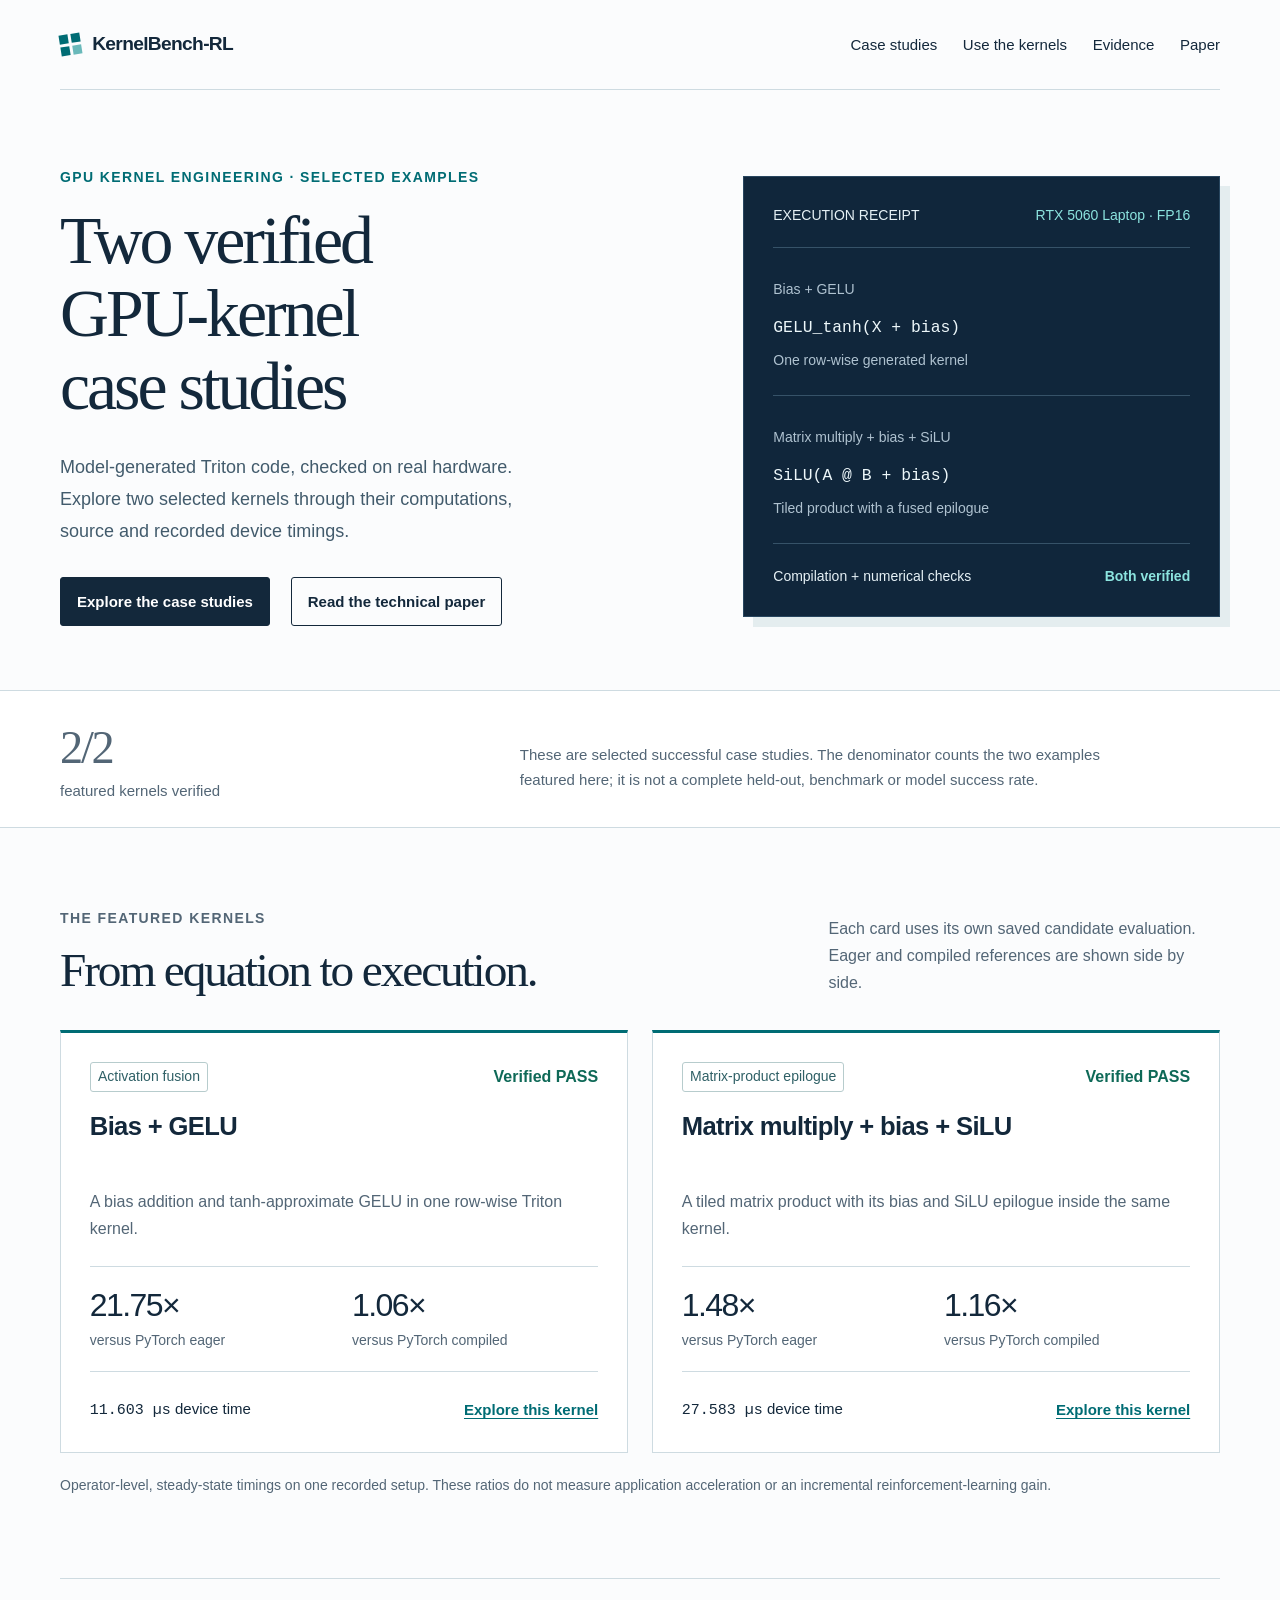
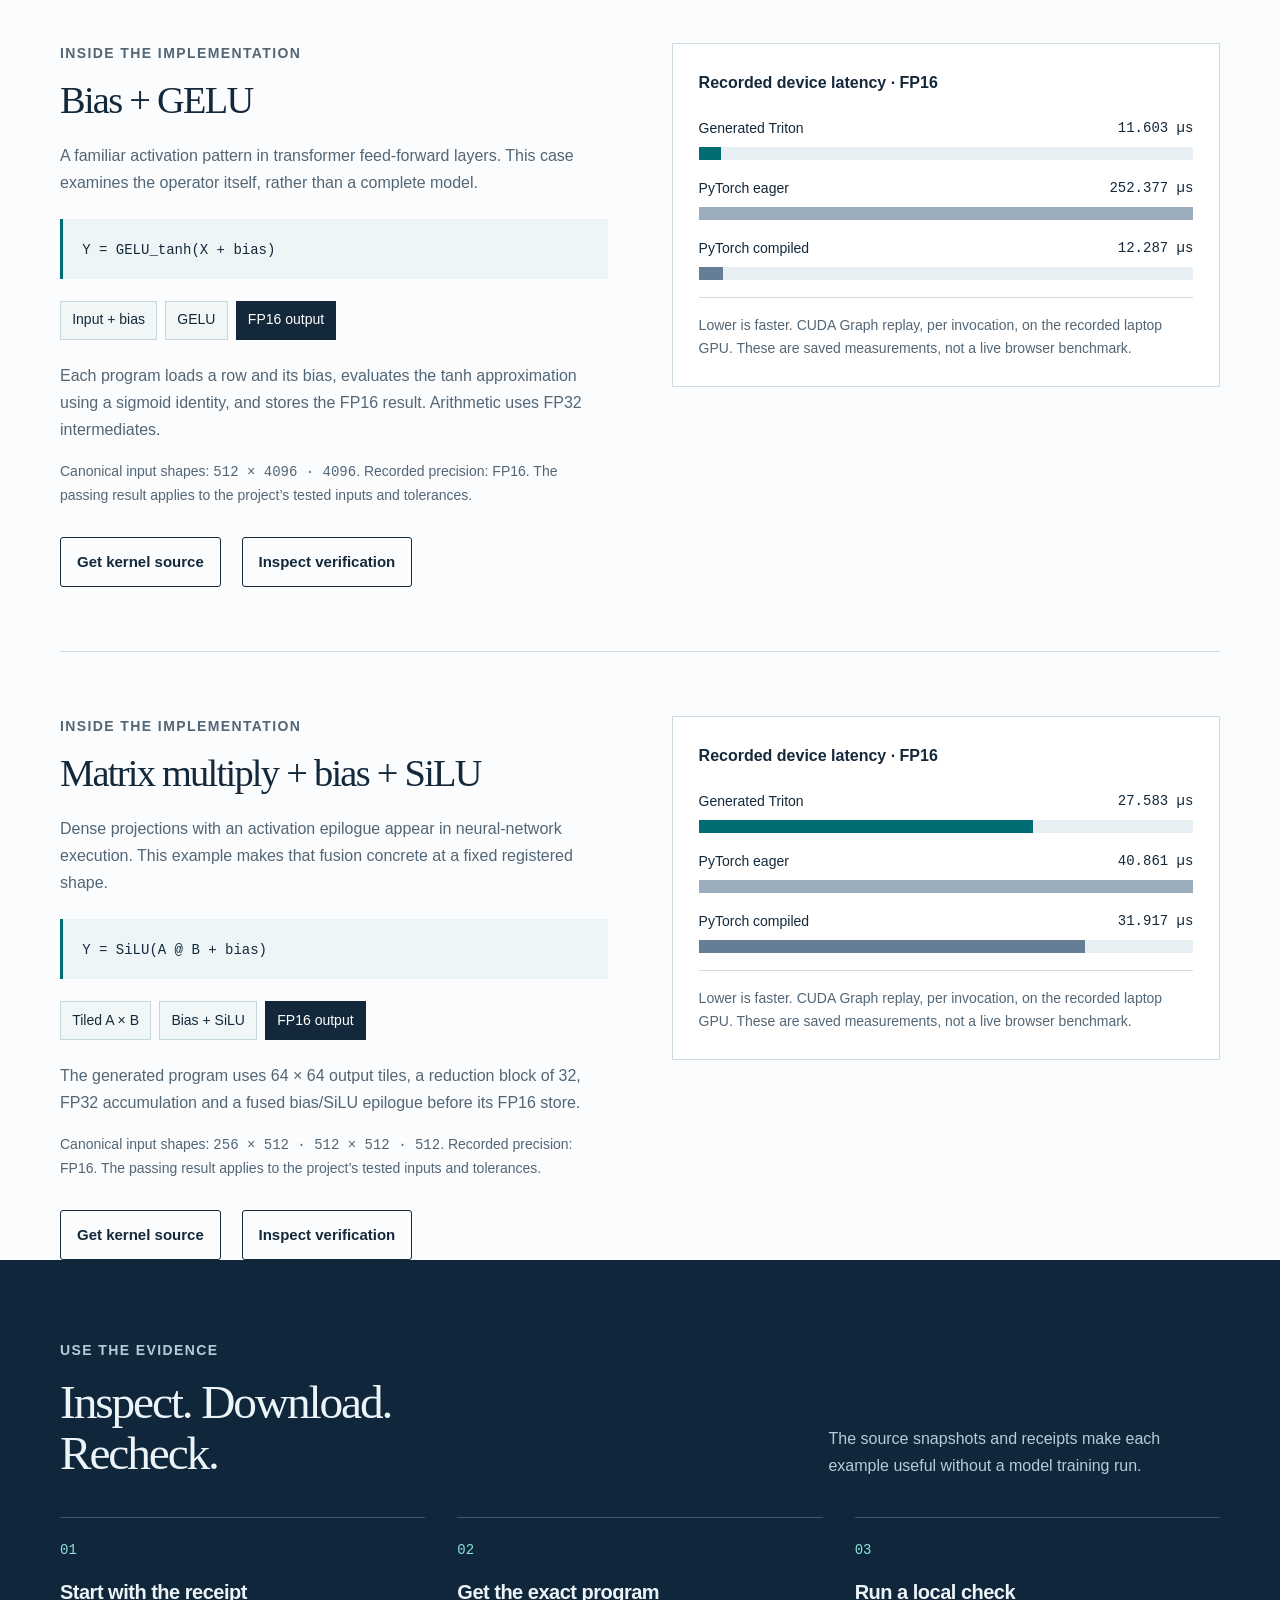
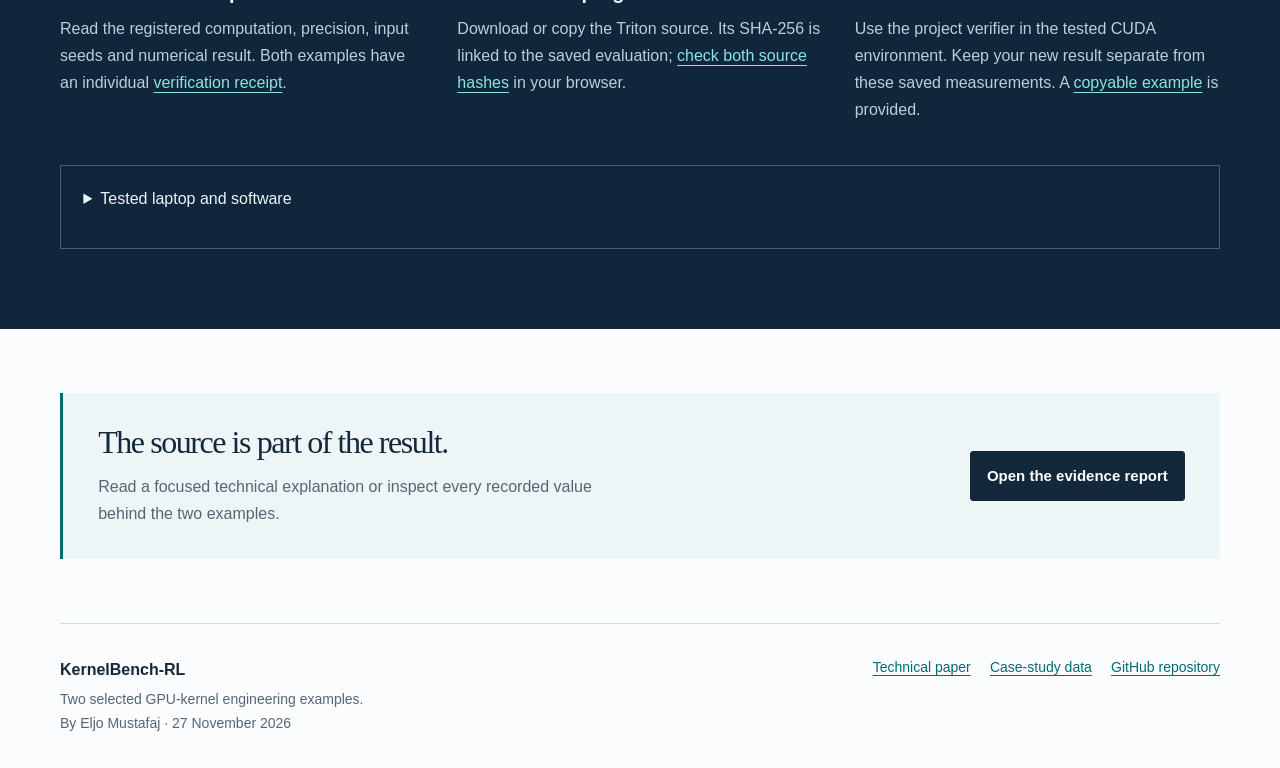
<file: docs/index.html>
<!doctype html>
<html lang="en"><head><meta charset="utf-8"><meta name="viewport" content="width=device-width, initial-scale=1"><title>KernelBench-RL · Two verified GPU-kernel case studies</title><meta name="description" content="Two selected successful Triton GPU-kernel case studies, with recorded FP16 checks, source and device timings on an 8 GB laptop."><meta name="robots" content="index,follow"><link rel="canonical" href="https://eljo-m.github.io/kernelbench-rl/"><meta name="theme-color" content="#10263b"><link rel="stylesheet" href="assets/styles.css?v=0.3.0"></head><body><a class="skip" href="#main">Skip to content</a><header class="header wrap"><a class="brand" href="index.html"><span class="brand-mark" aria-hidden="true"><i></i><i></i><i></i><i></i></span>KernelBench-RL</a><nav aria-label="Main navigation"><a href="index.html#cases">Case studies</a><a href="index.html#use">Use the kernels</a><a href="report.html">Evidence</a><a href="paper.html">Paper</a></nav></header><main id="main"><section class="hero wrap"><div><p class="eyebrow">GPU kernel engineering · Selected examples</p><h1>Two verified GPU-kernel case studies</h1><p class="lead">Model-generated Triton code, checked on real hardware. Explore two selected kernels through their computations, source and recorded device timings.</p><div class="actions"><a class="button primary" href="#cases">Explore the case studies</a><a class="button" href="paper.html">Read the technical paper</a></div></div><aside class="hero-proof" aria-label="Featured execution evidence"><div class="proof-top"><span>EXECUTION RECEIPT</span><strong>RTX 5060 Laptop · FP16</strong></div><div class="proof-equation"><p class="proof-label">Bias + GELU</p><code>GELU_tanh(X + bias)</code><p>One row-wise generated kernel</p></div><div class="proof-equation"><p class="proof-label">Matrix multiply + bias + SiLU</p><code>SiLU(A @ B + bias)</code><p>Tiled product with a fused epilogue</p></div><div class="proof-foot"><span>Compilation + numerical checks</span><span class="pass">Both verified</span></div></aside></section><section class="scope-band" aria-label="Scope of featured evidence"><div class="scope-row wrap"><p class="scope-metric"><strong id="featured-verified-count">2/2</strong> <span id="featured-scope-label">featured kernels verified</span></p><p>These are selected successful case studies. The denominator counts the two examples featured here; it is not a complete held-out, benchmark or model success rate.</p></div></section><section class="section wrap" id="cases"><div class="section-heading"><div><p class="eyebrow">The featured kernels</p><h2>From equation to execution.</h2></div><p>Each card uses its own saved candidate evaluation. Eager and compiled references are shown side by side.</p></div><div class="case-grid"><article class="case-card" data-case="fused_bias_gelu_4096"><div class="card-top"><span class="tag">Activation fusion</span><span class="pass">Verified PASS</span></div><h3>Bias + GELU</h3><p>A bias addition and tanh-approximate GELU in one row-wise Triton kernel.</p><div class="ratios"><div><strong>21.75×</strong><span>versus PyTorch eager</span></div><div><strong>1.06×</strong><span>versus PyTorch compiled</span></div></div><div class="card-foot"><span><span class="mono">11.603 µs</span> device time</span><a href="#fused_bias_gelu_4096">Explore this kernel</a></div></article><article class="case-card" data-case="matmul_bias_silu_512"><div class="card-top"><span class="tag">Matrix-product epilogue</span><span class="pass">Verified PASS</span></div><h3>Matrix multiply + bias + SiLU</h3><p>A tiled matrix product with its bias and SiLU epilogue inside the same kernel.</p><div class="ratios"><div><strong>1.48×</strong><span>versus PyTorch eager</span></div><div><strong>1.16×</strong><span>versus PyTorch compiled</span></div></div><div class="card-foot"><span><span class="mono">27.583 µs</span> device time</span><a href="#matmul_bias_silu_512">Explore this kernel</a></div></article></div><p class="boundary">Operator-level, steady-state timings on one recorded setup. These ratios do not measure application acceleration or an incremental reinforcement-learning gain.</p></section><div class="wrap"><section class="case-detail" id="fused_bias_gelu_4096" data-case="fused_bias_gelu_4096"><div class="detail-grid"><div class="detail-copy"><p class="eyebrow">Inside the implementation</p><h2>Bias + GELU</h2><p>A familiar activation pattern in transformer feed-forward layers. This case examines the operator itself, rather than a complete model.</p><div class="formula"><code>Y = GELU_tanh(X + bias)</code></div><div class="diagram" aria-label="Kernel dataflow"><span>Input + bias</span><span>GELU</span><span class="result">FP16 output</span></div><p>Each program loads a row and its bias, evaluates the tanh approximation using a sigmoid identity, and stores the FP16 result. Arithmetic uses FP32 intermediates.</p><p class="shape-note">Canonical input shapes: <code>512 × 4096 · 4096</code>. Recorded precision: FP16. The passing result applies to the project’s tested inputs and tolerances.</p><div class="actions"><a class="button" href="kernels/fused_bias_gelu_4096.py">Get kernel source</a><a class="button" href="report.html#fused_bias_gelu_4096">Inspect verification</a></div></div><figure class="timing-panel"><figcaption>Recorded device latency · FP16</figcaption><div class="timing-row"><div class="timing-head"><span>Generated Triton</span><strong>11.603 µs</strong></div><div class="bar-track" aria-hidden="true"><div class="bar candidate" style="--width:4.59748734%"></div></div></div><div class="timing-row"><div class="timing-head"><span>PyTorch eager</span><strong>252.377 µs</strong></div><div class="bar-track" aria-hidden="true"><div class="bar " style="--width:100.00000000%"></div></div></div><div class="timing-row"><div class="timing-head"><span>PyTorch compiled</span><strong>12.287 µs</strong></div><div class="bar-track" aria-hidden="true"><div class="bar compiled" style="--width:4.86851050%"></div></div></div><p class="small">Lower is faster. CUDA Graph replay, per invocation, on the recorded laptop GPU. These are saved measurements, not a live browser benchmark.</p></figure></div></section><section class="case-detail" id="matmul_bias_silu_512" data-case="matmul_bias_silu_512"><div class="detail-grid"><div class="detail-copy"><p class="eyebrow">Inside the implementation</p><h2>Matrix multiply + bias + SiLU</h2><p>Dense projections with an activation epilogue appear in neural-network execution. This example makes that fusion concrete at a fixed registered shape.</p><div class="formula"><code>Y = SiLU(A @ B + bias)</code></div><div class="diagram" aria-label="Kernel dataflow"><span>Tiled A × B</span><span>Bias + SiLU</span><span class="result">FP16 output</span></div><p>The generated program uses 64 × 64 output tiles, a reduction block of 32, FP32 accumulation and a fused bias/SiLU epilogue before its FP16 store.</p><p class="shape-note">Canonical input shapes: <code>256 × 512 · 512 × 512 · 512</code>. Recorded precision: FP16. The passing result applies to the project’s tested inputs and tolerances.</p><div class="actions"><a class="button" href="kernels/matmul_bias_silu_512.py">Get kernel source</a><a class="button" href="report.html#matmul_bias_silu_512">Inspect verification</a></div></div><figure class="timing-panel"><figcaption>Recorded device latency · FP16</figcaption><div class="timing-row"><div class="timing-head"><span>Generated Triton</span><strong>27.583 µs</strong></div><div class="bar-track" aria-hidden="true"><div class="bar candidate" style="--width:67.50446573%"></div></div></div><div class="timing-row"><div class="timing-head"><span>PyTorch eager</span><strong>40.861 µs</strong></div><div class="bar-track" aria-hidden="true"><div class="bar " style="--width:100.00000000%"></div></div></div><div class="timing-row"><div class="timing-head"><span>PyTorch compiled</span><strong>31.917 µs</strong></div><div class="bar-track" aria-hidden="true"><div class="bar compiled" style="--width:78.11115444%"></div></div></div><p class="small">Lower is faster. CUDA Graph replay, per invocation, on the recorded laptop GPU. These are saved measurements, not a live browser benchmark.</p></figure></div></section></div><section class="section use-section" id="use"><div class="wrap"><div class="section-heading"><div><p class="eyebrow">Use the evidence</p><h2>Inspect. Download. Recheck.</h2></div><p>The source snapshots and receipts make each example useful without a model training run.</p></div><ol class="steps"><li><h3>Start with the receipt</h3><p>Read the registered computation, precision, input seeds and numerical result. Both examples have an individual <a href="report.html">verification receipt</a>.</p></li><li><h3>Get the exact program</h3><p>Download or copy the Triton source. Its SHA-256 is linked to the saved evaluation; <a href="report.html#source-integrity">check both source hashes</a> in your browser.</p></li><li><h3>Run a local check</h3><p>Use the project verifier in the tested CUDA environment. Keep your new result separate from these saved measurements. A <a href="report.html#local-check">copyable example</a> is provided.</p></li></ol><details class="environment"><summary>Tested laptop and software</summary><p>NVIDIA GeForce RTX 5060 Laptop GPU, nominal 8 GB VRAM, Windows 11. The saved evaluations use PyTorch 2.11.0+cu128, Triton Windows 3.6.0 and FP16 inputs. Other machines and dependency versions may produce different timings.</p><p>The programs came from a Qwen2.5-Coder-7B-Instruct adapter checkpoint. These selected examples demonstrate engineering and verification; they do not estimate general model accuracy.</p></details></div></section><section class="closing wrap"><div><h2>The source is part of the result.</h2><p>Read a focused technical explanation or inspect every recorded value behind the two examples.</p></div><a class="button primary" href="report.html">Open the evidence report</a></section></main><footer class="footer wrap"><div><strong>KernelBench-RL</strong>Two selected GPU-kernel engineering examples.<br>By Eljo Mustafaj · 27 November 2026</div><div class="footer-links"><a href="paper.html">Technical paper</a><a href="case-studies.json">Case-study data</a><a href="https://github.com/Eljo-M/kernelbench-rl">GitHub repository</a></div></footer><div id="interaction-status" class="sr-only" role="status" aria-live="polite"></div><script src="assets/app.js?v=0.3.0" defer></script></body></html>
</file>
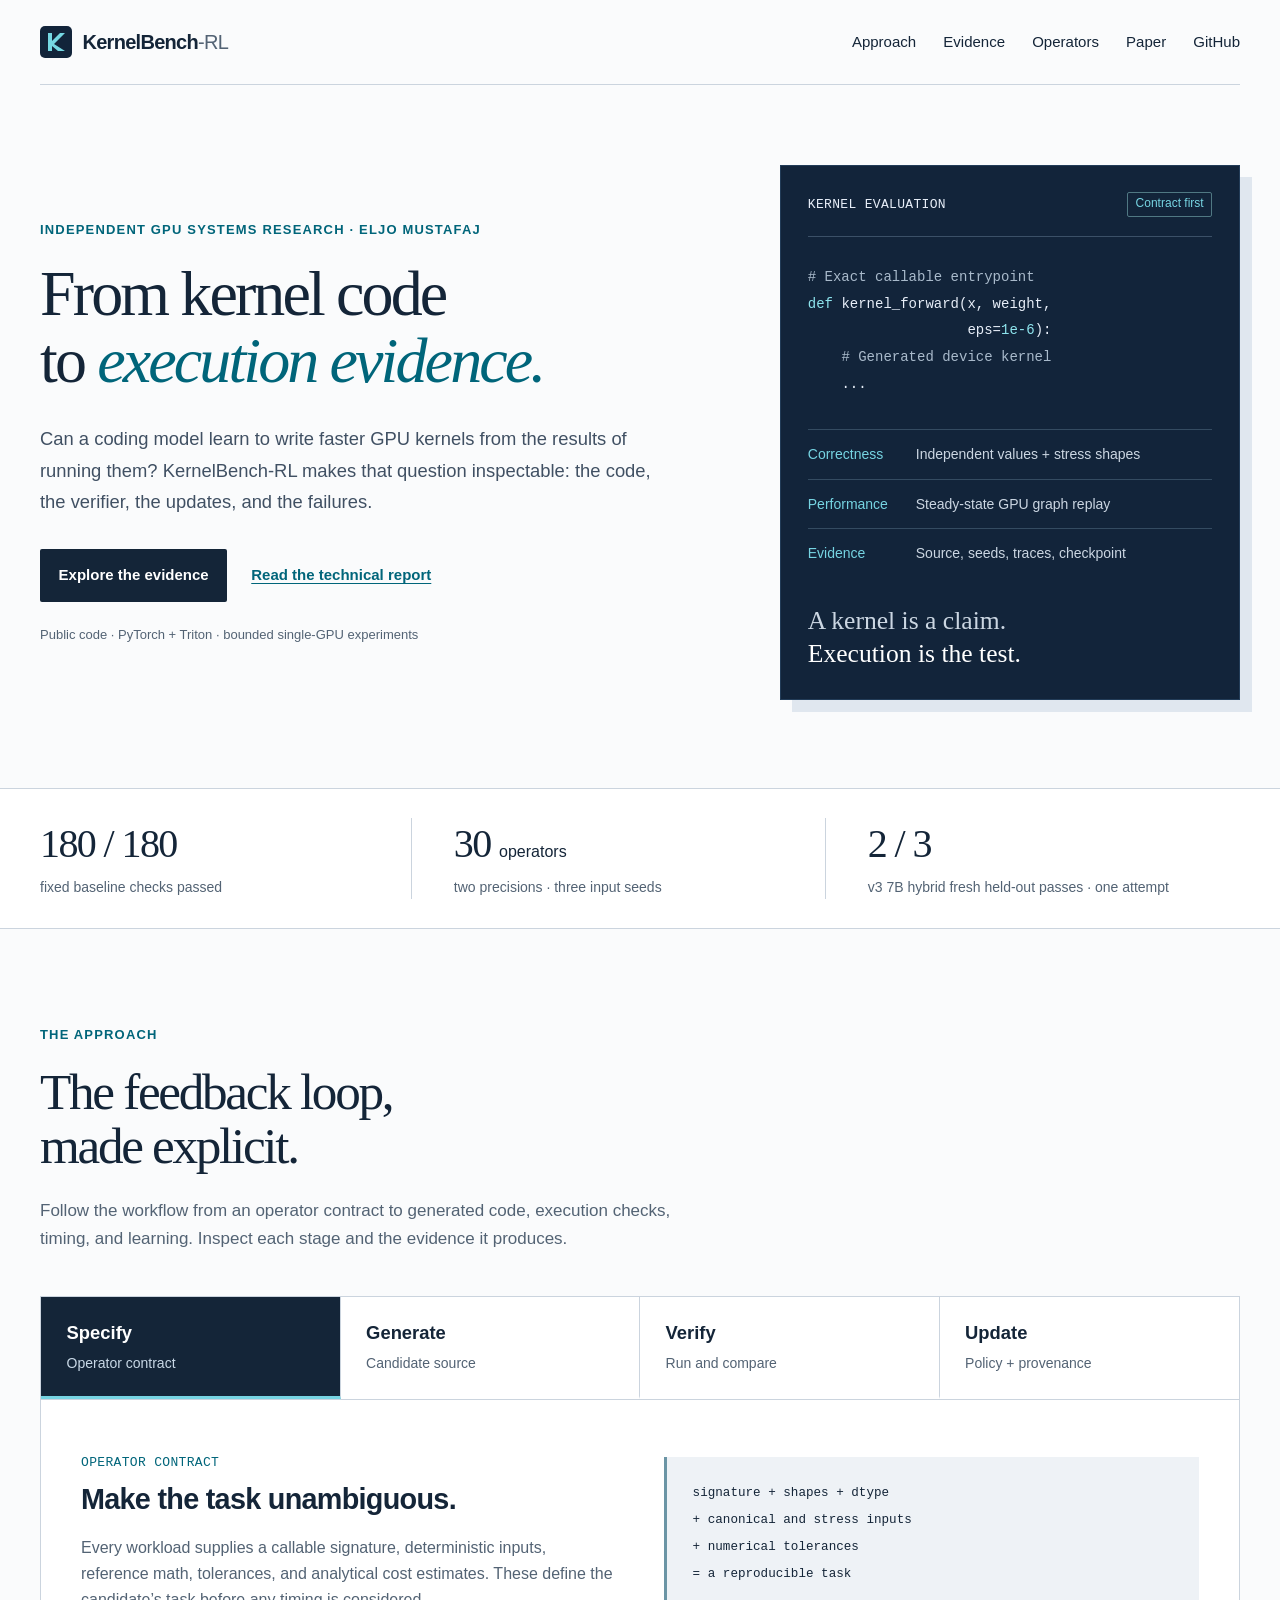
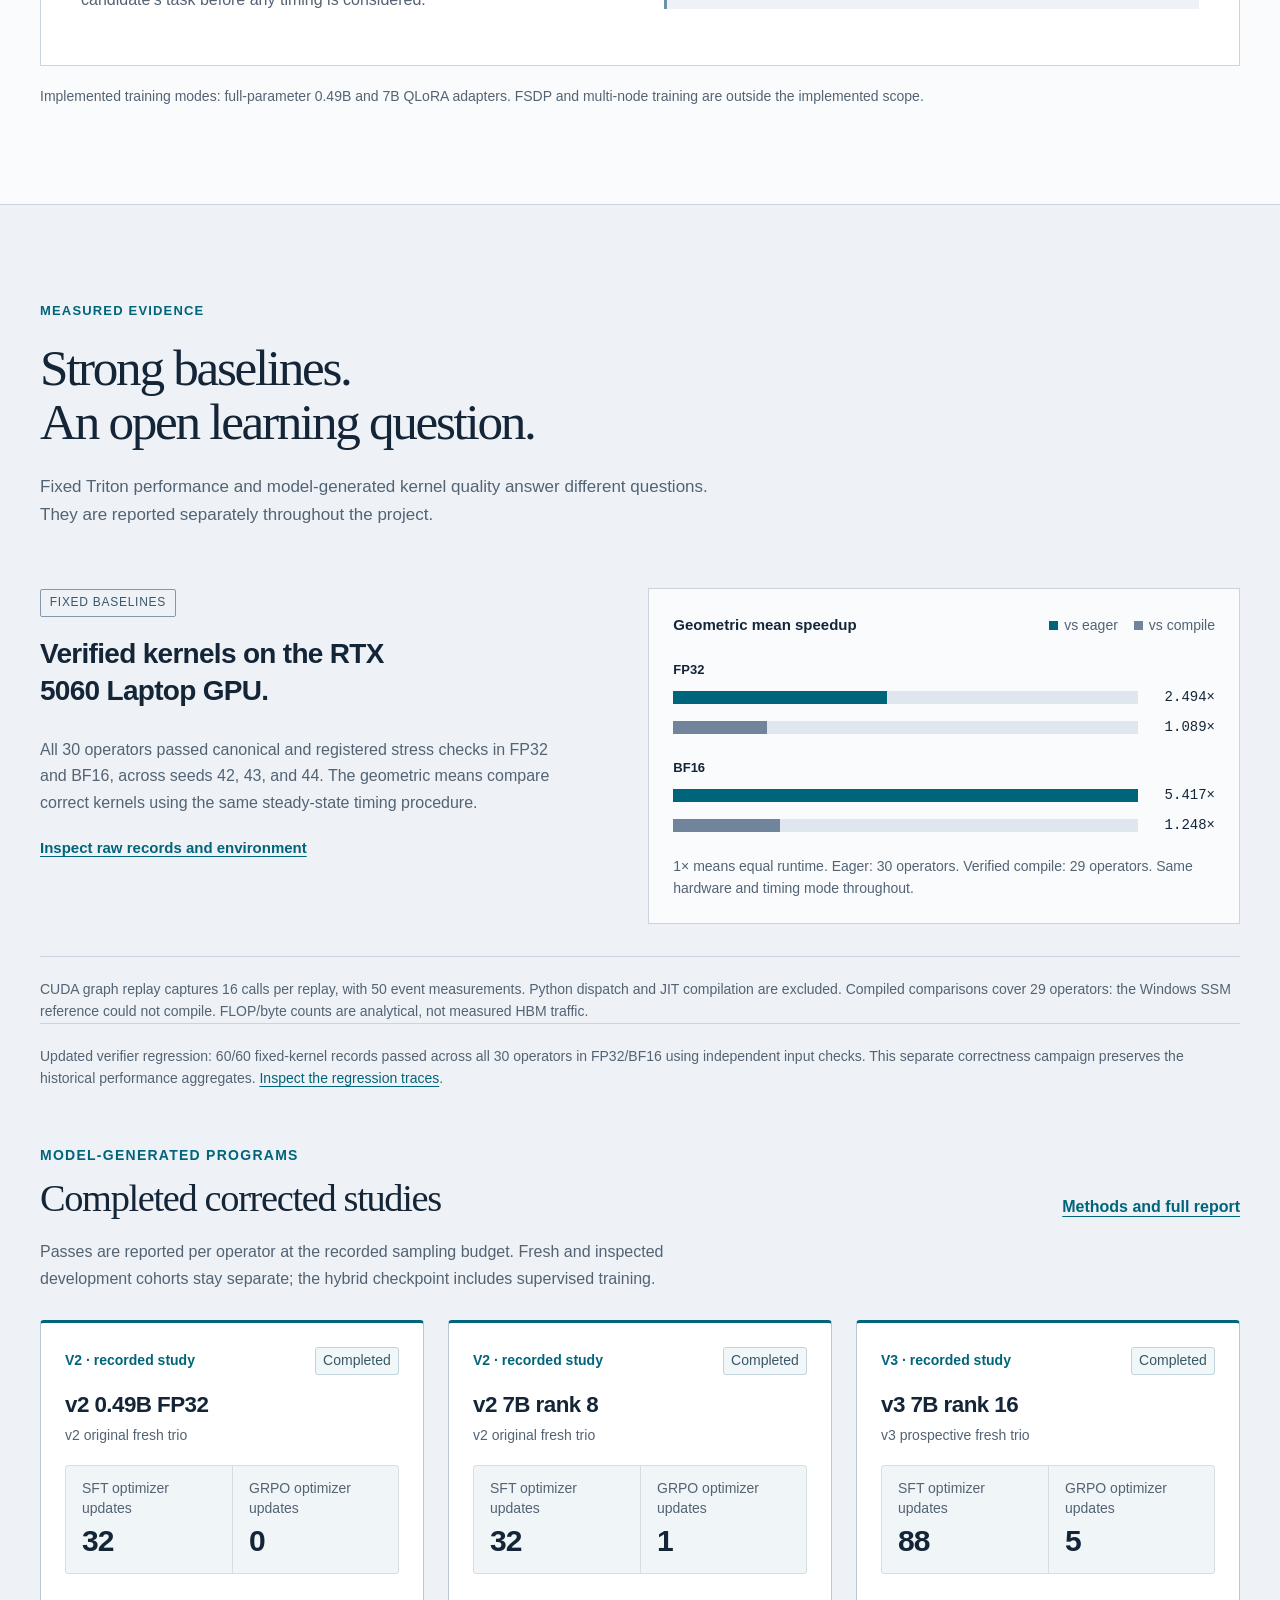
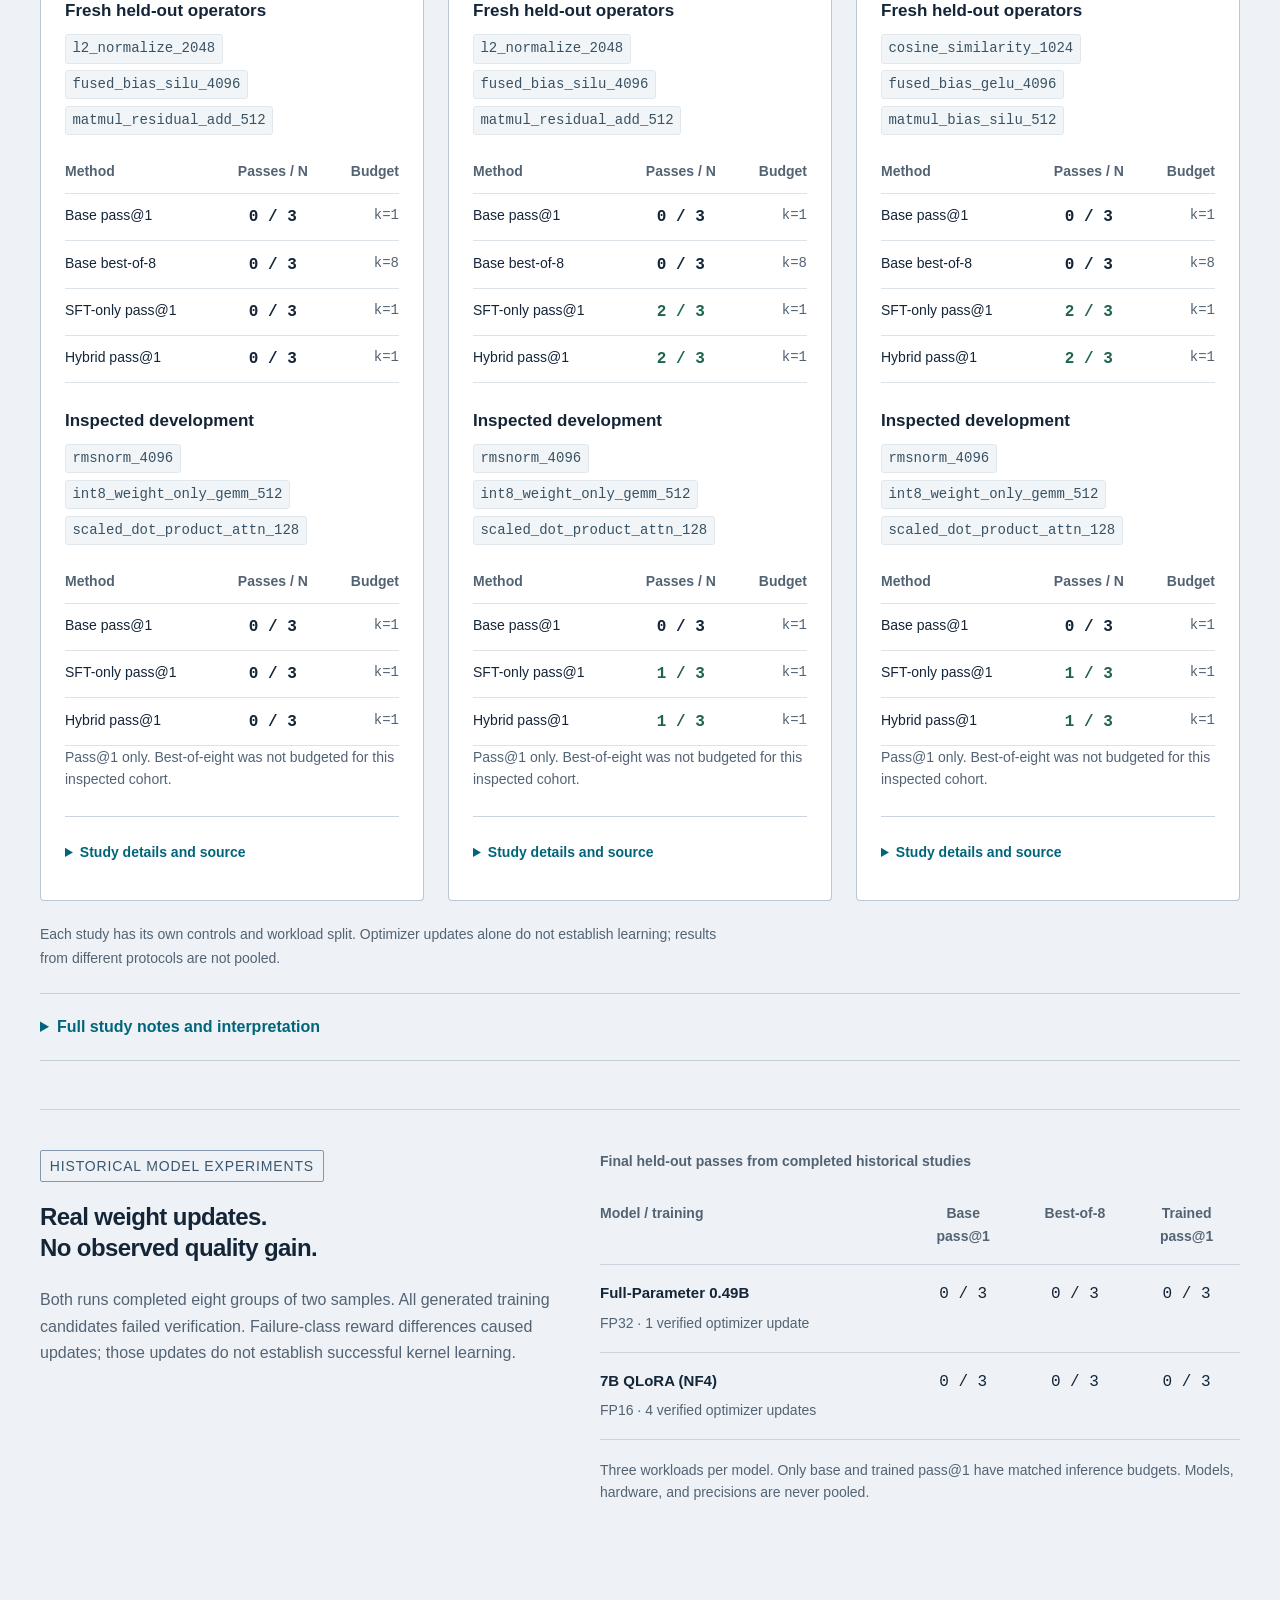
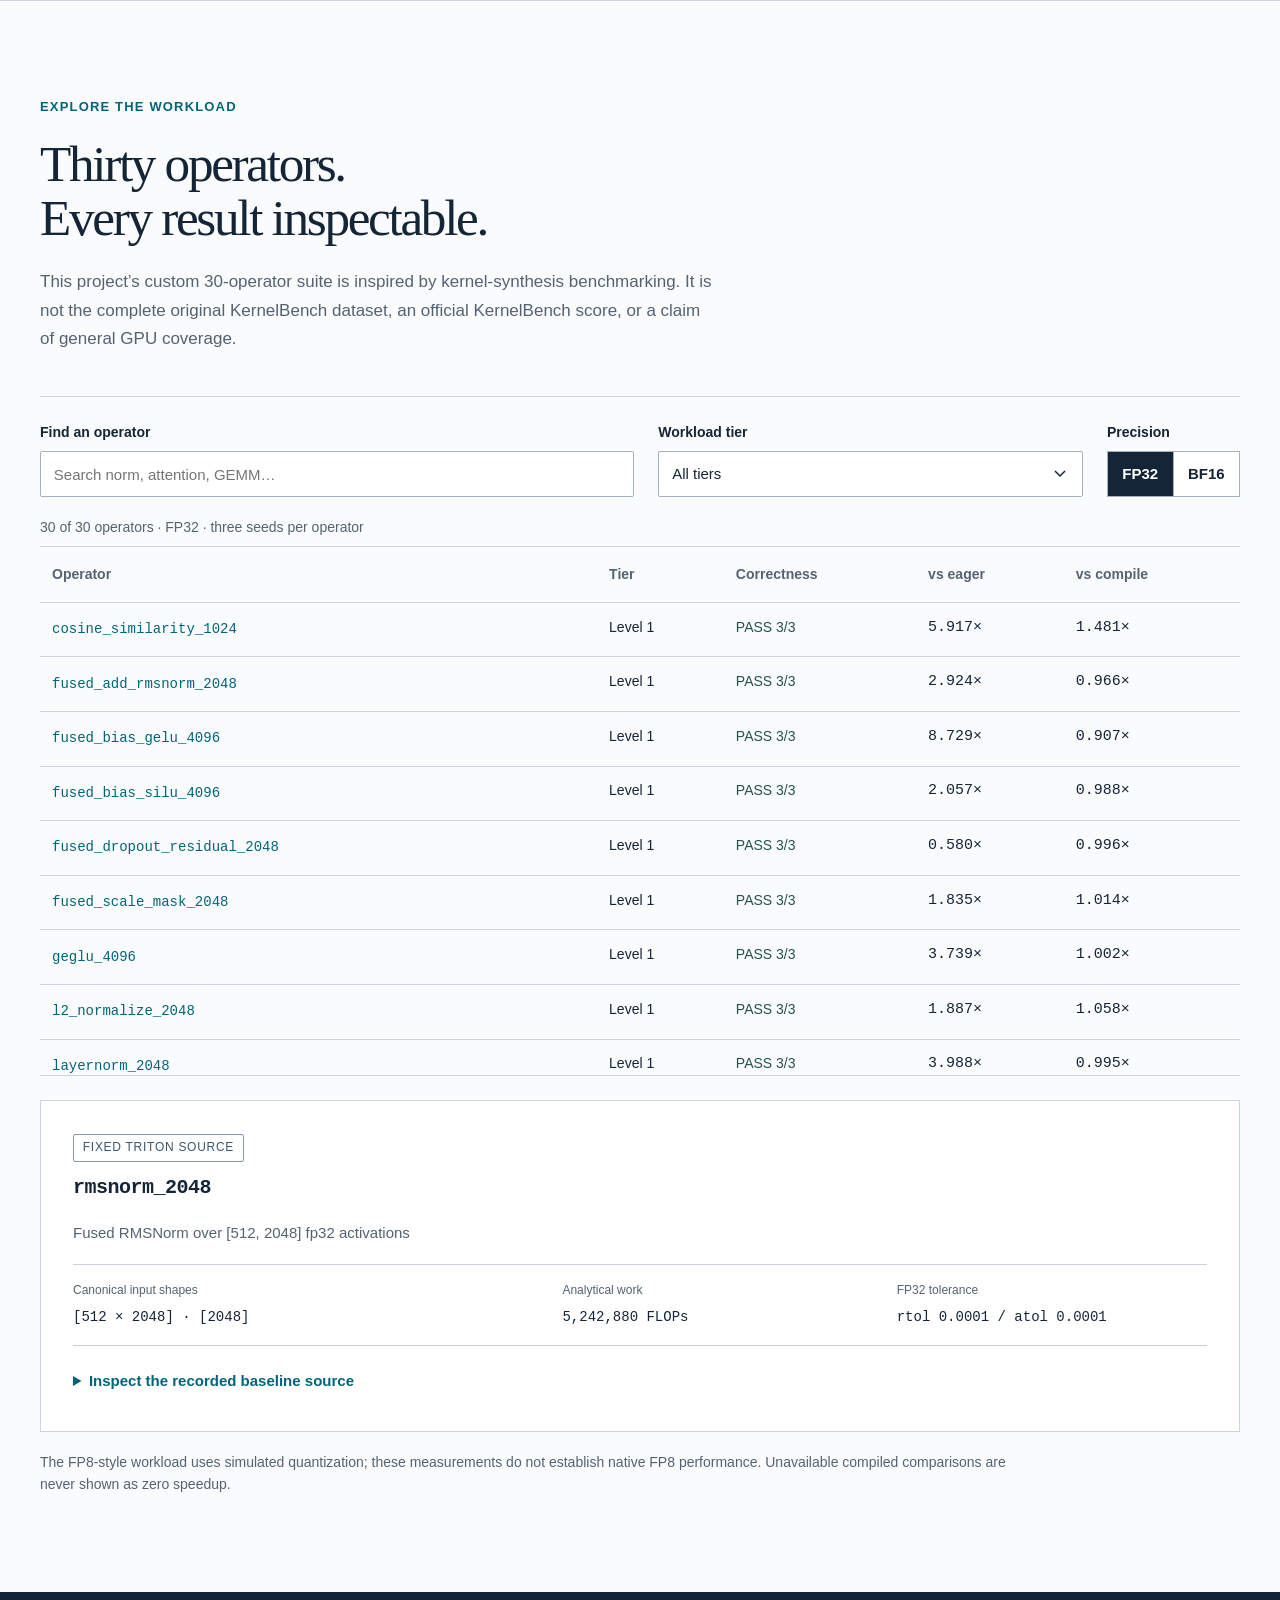
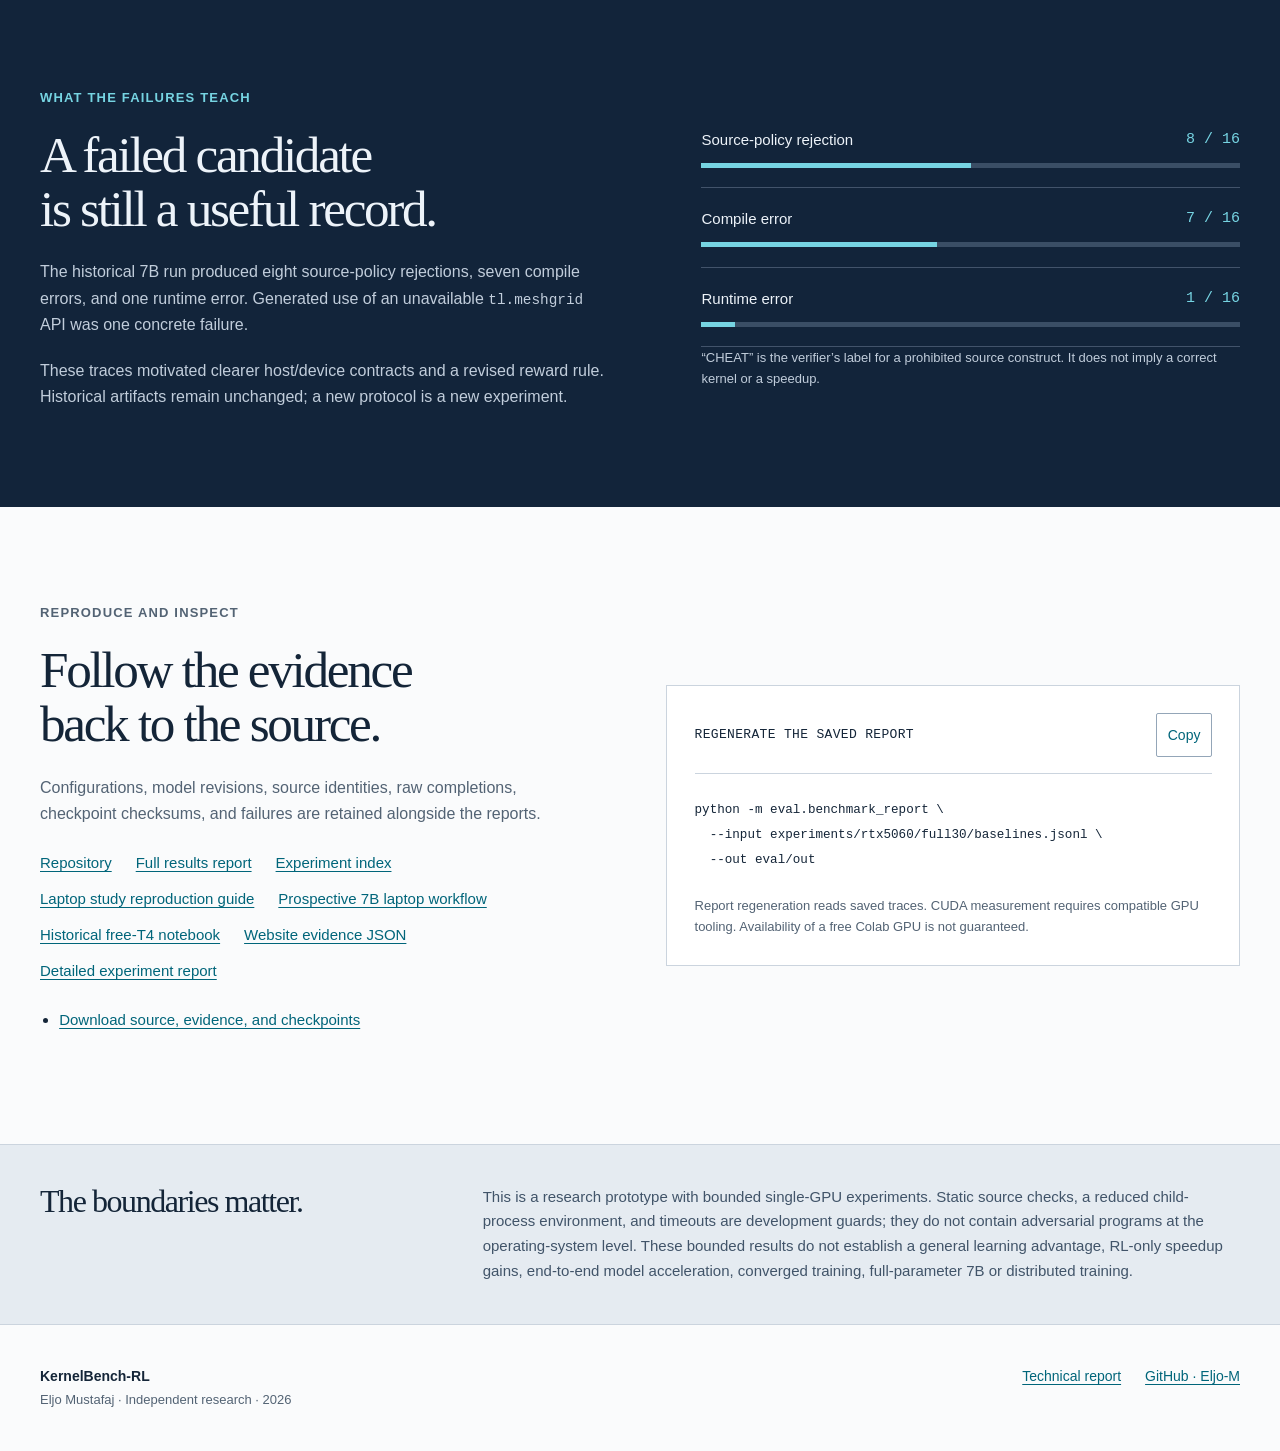
<file: website/archive-v0.2/index.html>
<!doctype html>
<html lang="en"><head>
<meta charset="utf-8"><meta name="viewport" content="width=device-width, initial-scale=1">
<meta name="description" content="An independent study of execution-feedback GPU kernel synthesis: verified fixed baselines, real policy updates, and openly reported failures.">
<meta name="robots" content="index,follow"><title>KernelBench-RL — from code to execution evidence</title>
<link rel="icon" href="assets/mark.svg" type="image/svg+xml"><link rel="stylesheet" href="assets/styles.css?v=0.2.0"><script src="assets/app.js?v=0.2.0" defer></script>
</head><body>
<a class="skip-link" href="#main">Skip to content</a>
<div class="draft-notice" data-draft-notice hidden>Website draft · revised study results and paper download await final verification.</div>
<header class="site-header wrap"><a class="brand" href="index.html" aria-label="KernelBench-RL home"><img src="assets/mark.svg" width="32" height="32" alt=""><span>KernelBench<span class="brand-suffix">-RL</span></span></a><nav aria-label="Main navigation"><a href="#approach">Approach</a><a href="#evidence">Evidence</a><a href="#operators">Operators</a><a href="paper.html">Paper</a><a href="https://github.com/Eljo-M/kernelbench-rl">GitHub</a></nav></header>
<main id="main">
<section class="hero wrap" aria-labelledby="hero-title"><div class="hero-copy"><p class="eyebrow">Independent GPU systems research · Eljo Mustafaj</p><h1 id="hero-title">From kernel code<br>to <em>execution evidence.</em></h1><p class="hero-deck">Can a coding model learn to write faster GPU kernels from the results of running them? KernelBench-RL makes that question inspectable: the code, the verifier, the updates, and the failures.</p><div class="hero-actions"><a class="button primary" href="#evidence">Explore the evidence</a><a class="text-link" href="paper.html">Read the technical report</a></div><p class="hero-note">Public code · PyTorch + Triton · bounded single-GPU experiments</p></div><div class="execution-sheet" aria-label="How a candidate becomes evidence"><div class="sheet-top"><span class="mono">KERNEL EVALUATION</span><span class="sheet-tag">Contract first</span></div><div class="sheet-code"><span class="code-muted"># Exact callable entrypoint</span><br><span class="code-blue">def</span> kernel_forward(x, weight,<br>                   eps=<span class="code-blue">1e-6</span>):<br>    <span class="code-muted"># Generated device kernel</span><br>    ...</div><dl class="execution-checks"><div><dt>Correctness</dt><dd>Independent values + stress shapes</dd></div><div><dt>Performance</dt><dd>Steady-state GPU graph replay</dd></div><div><dt>Evidence</dt><dd>Source, seeds, traces, checkpoint</dd></div></dl><p class="sheet-caption">A kernel is a claim.<br><strong>Execution is the test.</strong></p></div></section>
<section class="evidence-strip" aria-label="At a glance"><div class="wrap strip-grid"><div><p class="metric" id="baseline-count">180 / 180</p><p>fixed baseline checks passed</p></div><div><p class="metric">30 <span>operators</span></p><p>two precisions · three input seeds</p></div><div><p class="metric" id="latest-hybrid-score">2 / 3</p><p id="latest-hybrid-label">v3 7B hybrid fresh held-out passes · one attempt</p></div></div></section>
<section id="approach" class="section wrap" aria-labelledby="approach-title"><div class="section-heading"><p class="eyebrow">The approach</p><h2 id="approach-title">The feedback loop,<br>made explicit.</h2><p>Follow the workflow from an operator contract to generated code, execution checks, timing, and learning. Inspect each stage and the evidence it produces.</p></div><div class="pipeline"><div class="pipeline-tabs" role="tablist" aria-label="Kernel synthesis pipeline"><button type="button" role="tab" id="tab-spec" aria-controls="pipeline-panel" aria-selected="true" data-stage="spec">Specify<span>Operator contract</span></button><button type="button" role="tab" id="tab-generate" aria-controls="pipeline-panel" aria-selected="false" tabindex="-1" data-stage="generate">Generate<span>Candidate source</span></button><button type="button" role="tab" id="tab-verify" aria-controls="pipeline-panel" aria-selected="false" tabindex="-1" data-stage="verify">Verify<span>Run and compare</span></button><button type="button" role="tab" id="tab-update" aria-controls="pipeline-panel" aria-selected="false" tabindex="-1" data-stage="update">Update<span>Policy + provenance</span></button></div><div class="pipeline-panel" id="pipeline-panel" role="tabpanel" aria-labelledby="tab-spec" tabindex="0"><div><p class="mono accent" id="stage-label">OPERATOR CONTRACT</p><h3 id="stage-title">Make the task unambiguous.</h3><p id="stage-copy">Every workload supplies a callable signature, deterministic inputs, reference math, tolerances, and analytical cost estimates. These define the candidate’s task before any timing is considered.</p></div><pre class="pipeline-code"><code id="stage-code">signature + shapes + dtype
+ canonical and stress inputs
+ numerical tolerances
= a reproducible task</code></pre></div></div><p class="section-footnote">Implemented training modes: full-parameter 0.49B and 7B QLoRA adapters. FSDP and multi-node training are outside the implemented scope.</p></section>
<section id="evidence" class="section evidence-section" aria-labelledby="evidence-title"><div class="wrap"><div class="section-heading wide"><p class="eyebrow">Measured evidence</p><h2 id="evidence-title">Strong baselines.<br>An open learning question.</h2><p>Fixed Triton performance and model-generated kernel quality answer different questions. They are reported separately throughout the project.</p></div><div class="baseline-result"><div><span class="category-label">Fixed baselines</span><h3>Verified kernels on the RTX 5060 Laptop GPU.</h3><p>All 30 operators passed canonical and registered stress checks in FP32 and BF16, across seeds 42, 43, and 44. The geometric means compare correct kernels using the same steady-state timing procedure.</p><a class="text-link" href="https://github.com/Eljo-M/kernelbench-rl/tree/main/experiments/rtx5060/full30">Inspect raw records and environment</a></div><div class="comparison-chart" id="baseline-chart" aria-label="Geometric mean fixed baseline speedups"><p>Loading artifact-derived measurements…</p></div></div><p class="chart-note">CUDA graph replay captures 16 calls per replay, with 50 event measurements. Python dispatch and JIT compilation are excluded. Compiled comparisons cover 29 operators: the Windows SSM reference could not compile. FLOP/byte counts are analytical, not measured HBM traffic.</p><p class="chart-note" id="updated-verifier-proof">Updated verifier regression: 60/60 fixed-kernel records passed across all 30 operators in FP32/BF16 using independent input checks. This separate correctness campaign preserves the historical performance aggregates. <a href="https://github.com/Eljo-M/kernelbench-rl/tree/main/experiments/retry_v2/verifier_regression">Inspect the regression traces</a>.</p><section class="retry-status revised-results" aria-labelledby="retry-title">
<header class="revised-heading"><div><p class="eyebrow">Model-generated programs</p><h3 id="retry-title">Completed corrected studies</h3></div><a class="text-link" href="paper.html">Methods and full report</a></header>
<p id="retry-intro" class="revised-intro">Passes are reported per operator at the recorded sampling budget. Fresh and inspected development cohorts stay separate; the hybrid checkpoint includes supervised training.</p>
<div id="retry-results" class="study-grid" hidden></div>
<p class="revised-boundary">Each study has its own controls and workload split. Optimizer updates alone do not establish learning; results from different protocols are not pooled.</p>
<details class="study-notes"><summary>Full study notes and interpretation</summary><p id="retry-copy">The corrected v2 0.49B full-parameter FP32 study completed 32 supervised updates and 0 GRPO optimizer updates; fresh held-out counts were Base pass@1 0/3, Base best-of-8 0/3, SFT-only pass@1 0/3, Hybrid pass@1 0/3. The corrected v2 7B QLoRA rank 8 / NF4 / FP16 decoder / CPU vocabulary study completed 32 supervised updates and 1 GRPO optimizer update; fresh held-out counts were Base pass@1 0/3, Base best-of-8 0/3, SFT-only pass@1 2/3, Hybrid pass@1 2/3. The corrected v3 7B QLoRA rank 16 / NF4 / FP16 decoder / CPU vocabulary study completed 88 supervised updates and 5 GRPO optimizer updates; fresh held-out counts were Base pass@1 0/3, Base best-of-8 0/3, SFT-only pass@1 2/3, Hybrid pass@1 2/3. The v2 7B SFT-only and hybrid checkpoints each passed 2/3 fresh held-out operators. The identical passing operators were fused_bias_silu_4096, l2_normalize_2048. No incremental GRPO held-out correctness gain over the SFT-only control was observed in this single configured attempt. V3 fresh held-out counts were Base pass@1 0/3, Base best-of-8 0/3, SFT-only pass@1 2/3, Hybrid pass@1 2/3. Development counts were Base pass@1 0/3, SFT-only pass@1 1/3, Hybrid pass@1 1/3. The SFT-only and hybrid arms have the same passing-operator set; no incremental GRPO held-out correctness gain over SFT was observed in this attempt. Fresh and inspected development cohorts are reported separately; the hybrid includes supervised warmup. V2 and v3 use different fresh operators and configurations and are never pooled.</p></details>
</section>
<section class="historical-context" aria-labelledby="historical-title"><div class="learning-result"><div class="learning-intro"><span class="category-label">Historical model experiments</span><h3 id="historical-title">Real weight updates.<br>No observed quality gain.</h3><p>Both runs completed eight groups of two samples. All generated training candidates failed verification. Failure-class reward differences caused updates; those updates do not establish successful kernel learning.</p></div><div class="table-scroll"><table class="study-table"><caption>Final held-out passes from completed historical studies</caption><thead><tr><th scope="col">Model / training</th><th scope="col">Base<br>pass@1</th><th scope="col">Best-of-8</th><th scope="col">Trained<br>pass@1</th></tr></thead><tbody id="historical-rows"><tr><td colspan="4">Loading paired comparison…</td></tr></tbody></table><p class="table-note">Three workloads per model. Only base and trained pass@1 have matched inference budgets. Models, hardware, and precisions are never pooled.</p></div></div></section></div></section>
<section id="operators" class="section wrap" aria-labelledby="operator-title"><div class="section-heading wide"><p class="eyebrow">Explore the workload</p><h2 id="operator-title">Thirty operators.<br>Every result inspectable.</h2><p>This project’s custom 30-operator suite is inspired by kernel-synthesis benchmarking. It is not the complete original KernelBench dataset, an official KernelBench score, or a claim of general GPU coverage.</p></div><form class="explorer-controls" role="search" aria-label="Filter operator evidence" onsubmit="return false"><div class="search-field"><label for="op-search">Find an operator</label><input id="op-search" type="search" placeholder="Search norm, attention, GEMM…" autocomplete="off"></div><div><label for="level-filter">Workload tier</label><select id="level-filter"><option value="all">All tiers</option><option value="1">Level 1 · elementwise / norm</option><option value="2">Level 2 · fused operations</option><option value="3">Level 3 · sparse / quantized</option></select></div><fieldset class="precision-filter"><legend>Precision</legend><label><input type="radio" name="precision" value="fp32" checked><span>FP32</span></label><label><input type="radio" name="precision" value="bf16"><span>BF16</span></label></fieldset></form><p class="result-count" id="result-count" role="status" aria-live="polite">Loading operator data…</p><div class="table-scroll explorer-table"><table><caption class="visually-hidden">Fixed baseline evidence; speedup geometric means across three seeds</caption><thead><tr><th scope="col">Operator</th><th scope="col">Tier</th><th scope="col">Correctness</th><th scope="col">vs eager</th><th scope="col">vs compile</th></tr></thead><tbody id="operator-rows"><tr><td colspan="5">Loading recorded results…</td></tr></tbody></table></div><div class="operator-detail" id="operator-detail" aria-labelledby="detail-title"><div class="detail-heading"><span class="category-label">Fixed Triton source</span><h3 id="detail-title">Select an operator to inspect its contract.</h3><p id="detail-description"></p></div><dl id="detail-metadata" class="detail-metadata"></dl><details><summary>Inspect the recorded baseline source</summary><p class="code-note" id="detail-hash"></p><pre class="source-code" tabindex="0" aria-label="Recorded fixed Triton baseline"><code id="detail-source"></code></pre></details></div><p class="section-footnote">The FP8-style workload uses simulated quantization; these measurements do not establish native FP8 performance. Unavailable compiled comparisons are never shown as zero speedup.</p></section>
<section class="section failure-section" aria-labelledby="failure-title"><div class="wrap failure-grid"><div><p class="eyebrow">What the failures teach</p><h2 id="failure-title">A failed candidate<br>is still a useful record.</h2><p>The historical 7B run produced eight source-policy rejections, seven compile errors, and one runtime error. Generated use of an unavailable <code>tl.meshgrid</code> API was one concrete failure.</p><p>These traces motivated clearer host/device contracts and a revised reward rule. Historical artifacts remain unchanged; a new protocol is a new experiment.</p></div><div class="failure-bars" id="failure-bars" aria-label="Historical 7B training failure categories"></div></div></section>
<section id="reproduce" class="section wrap" aria-labelledby="reproduce-title"><div class="reproduce-grid"><div><p class="eyebrow">Reproduce and inspect</p><h2 id="reproduce-title">Follow the evidence<br>back to the source.</h2><p>Configurations, model revisions, source identities, raw completions, checkpoint checksums, and failures are retained alongside the reports.</p><div class="resource-links"><a href="https://github.com/Eljo-M/kernelbench-rl">Repository</a><a href="https://github.com/Eljo-M/kernelbench-rl/blob/main/RESULTS.md">Full results report</a><a href="https://github.com/Eljo-M/kernelbench-rl/blob/main/experiments/README.md">Experiment index</a><a href="https://github.com/Eljo-M/kernelbench-rl/blob/main/REPRODUCING_RETRY.md">Laptop study reproduction guide</a><a href="https://github.com/Eljo-M/kernelbench-rl/tree/main/experiments/retry_v3">Prospective 7B laptop workflow</a><a href="https://github.com/Eljo-M/kernelbench-rl/blob/main/notebooks/free_t4.ipynb">Historical free-T4 notebook</a><a href="results.json">Website evidence JSON</a><a href="report.html">Detailed experiment report</a></div><ul class="download-links" id="download-links" hidden></ul></div><div class="reproduction-code"><div><span class="mono">REGENERATE THE SAVED REPORT</span><button type="button" id="copy-command">Copy</button></div><pre><code id="reproduce-command">python -m eval.benchmark_report \
  --input experiments/rtx5060/full30/baselines.jsonl \
  --out eval/out</code></pre><p>Report regeneration reads saved traces. CUDA measurement requires compatible GPU tooling. Availability of a free Colab GPU is not guaranteed.</p><span class="copy-status" id="copy-status" role="status" aria-live="polite"></span></div></div></section>
<section class="scope-band"><div class="wrap"><h2>The boundaries matter.</h2><p>This is a research prototype with bounded single-GPU experiments. Static source checks, a reduced child-process environment, and timeouts are development guards; they do not contain adversarial programs at the operating-system level. These bounded results do not establish a general learning advantage, RL-only speedup gains, end-to-end model acceleration, converged training, full-parameter 7B or distributed training.</p></div></section>
</main><footer class="site-footer wrap"><p>KernelBench-RL<br><span>Eljo Mustafaj · Independent research · 2026</span></p><div><a href="paper.html">Technical report</a><a href="https://github.com/Eljo-M">GitHub · Eljo-M</a></div></footer>
<noscript><div class="noscript-note wrap">Interactive measurements require JavaScript. All evidence is available in the linked <a href="https://github.com/Eljo-M/kernelbench-rl/blob/main/RESULTS.md">results report</a> and <a href="results.json">evidence JSON</a>.</div></noscript>
</body></html>
</file>
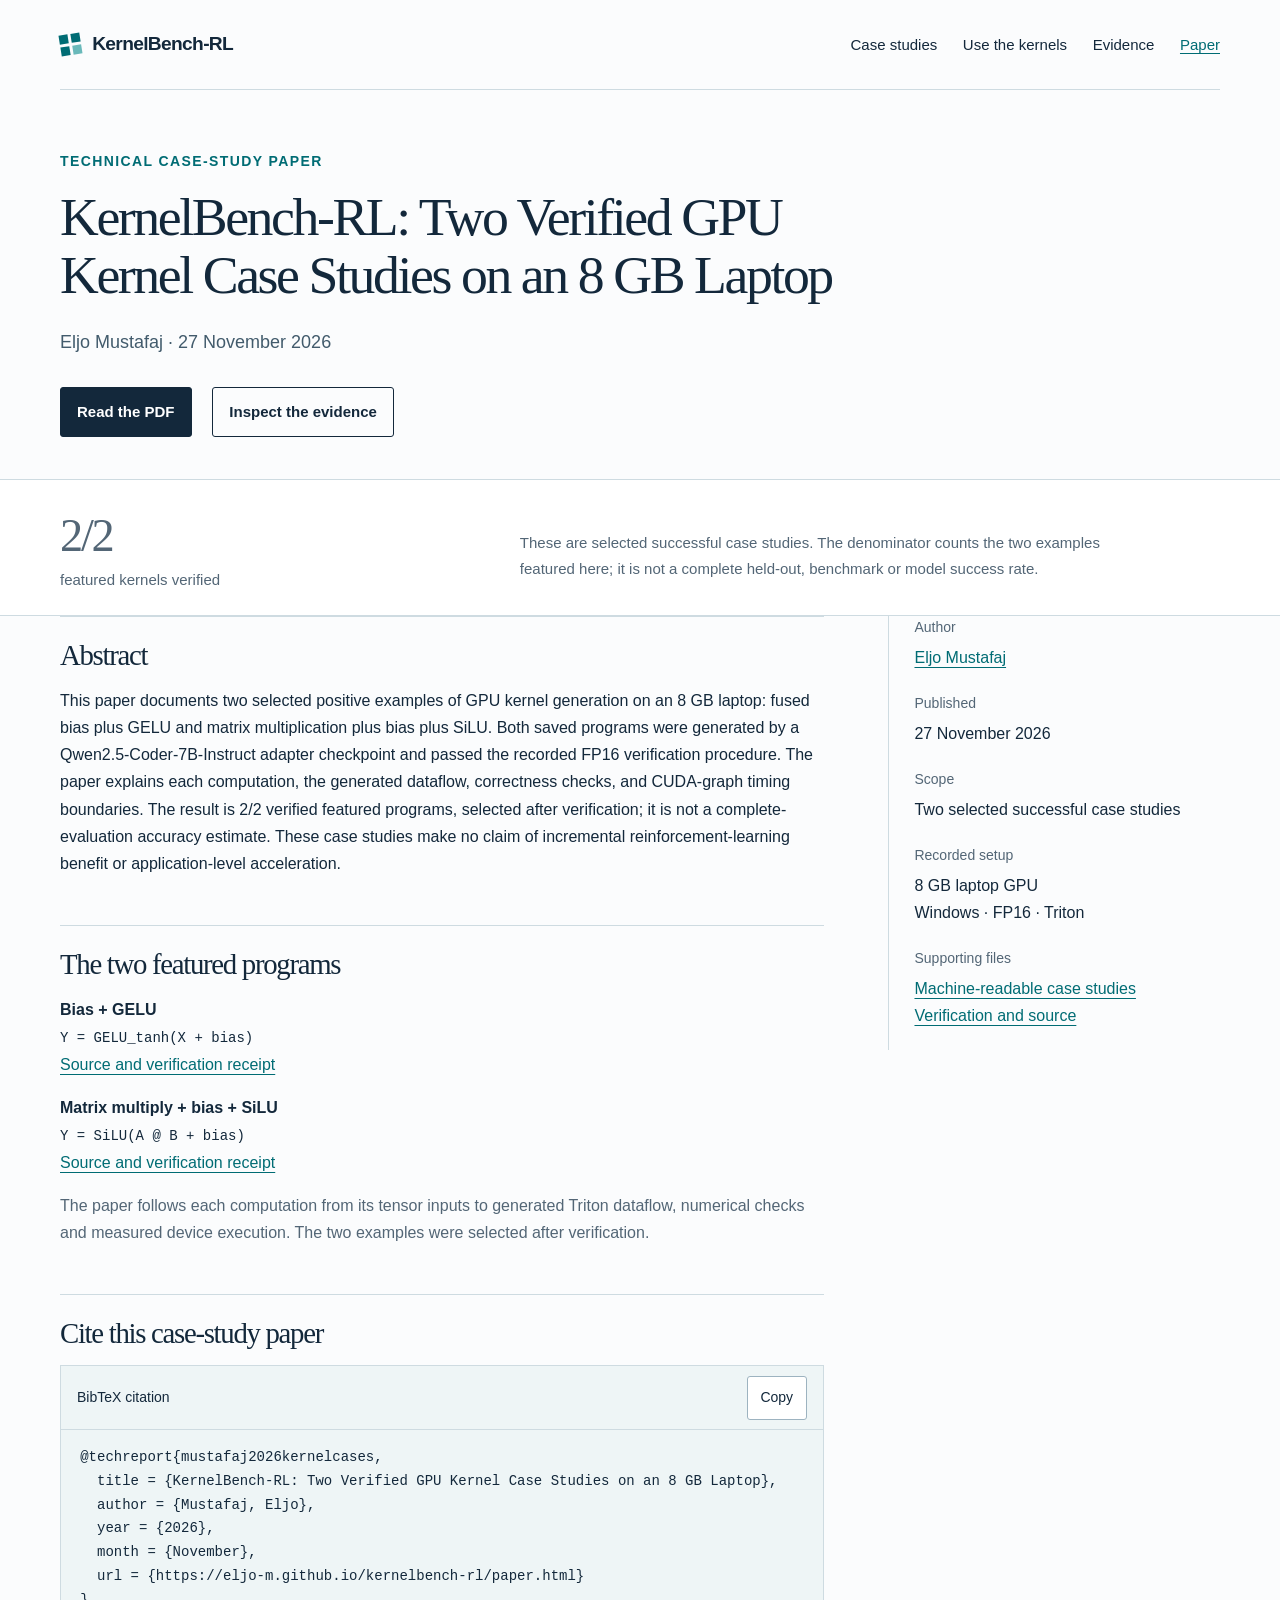
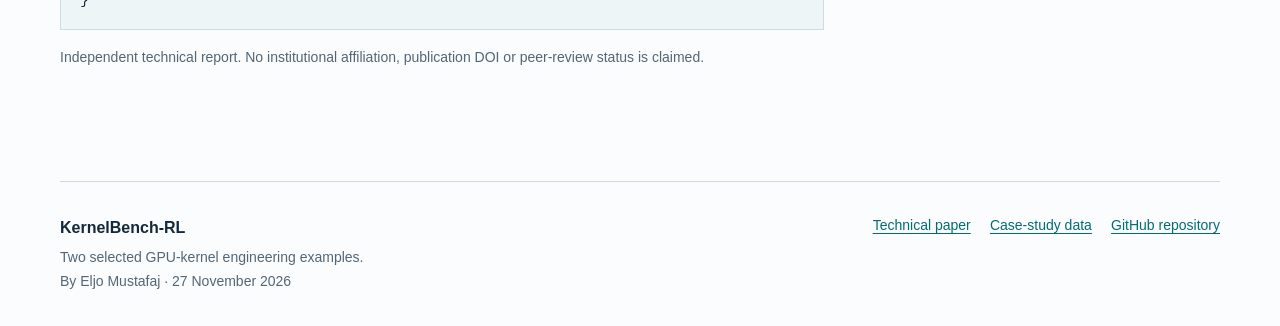
<file: docs/paper.html>
<!doctype html>
<html lang="en"><head><meta charset="utf-8"><meta name="viewport" content="width=device-width, initial-scale=1"><title>KernelBench-RL: Two Verified GPU Kernel Case Studies on an 8 GB Laptop</title><meta name="description" content="This paper documents two selected positive examples of GPU kernel generation on an 8 GB laptop: fused bias plus GELU and matrix multiplication plus bias plus SiLU. Both saved programs were generated by a Qwen2.5-Coder-7B-Instruct adapter checkpoint and passed the recorded FP16 verification procedure. The paper explains each computation, the generated dataflow, correctness checks, and CUDA-graph timing boundaries. The result is 2/2 verified featured programs, selected after verification; it is not a complete-evaluation accuracy estimate. These case studies make no claim of incremental reinforcement-learning benefit or application-level acceleration."><meta name="robots" content="index,follow"><link rel="canonical" href="https://eljo-m.github.io/kernelbench-rl/paper.html"><meta name="citation_title" content="KernelBench-RL: Two Verified GPU Kernel Case Studies on an 8 GB Laptop"><meta name="citation_author" content="Eljo Mustafaj"><meta name="citation_publication_date" content="2026/11/27"><meta name="citation_pdf_url" content="https://eljo-m.github.io/kernelbench-rl/assets/kernelbench-rl-case-studies.pdf"><meta name="citation_abstract_html_url" content="https://eljo-m.github.io/kernelbench-rl/paper.html"><meta name="theme-color" content="#10263b"><link rel="stylesheet" href="assets/styles.css?v=0.3.0"></head><body><a class="skip" href="#main">Skip to content</a><header class="header wrap"><a class="brand" href="index.html"><span class="brand-mark" aria-hidden="true"><i></i><i></i><i></i><i></i></span>KernelBench-RL</a><nav aria-label="Main navigation"><a href="index.html#cases">Case studies</a><a href="index.html#use">Use the kernels</a><a href="report.html">Evidence</a><a href="paper.html" aria-current="page">Paper</a></nav></header><main id="main"><div class="wrap"><header class="page-hero"><p class="eyebrow">Technical case-study paper</p><h1>KernelBench-RL: Two Verified GPU Kernel Case Studies on an 8 GB Laptop</h1><p class="lead">Eljo Mustafaj · 27 November 2026</p><div class="actions"><a class="button primary" href="assets/kernelbench-rl-case-studies.pdf">Read the PDF</a><a class="button" href="report.html">Inspect the evidence</a></div></header></div><section class="scope-band" aria-label="Scope of featured evidence"><div class="scope-row wrap"><p class="scope-metric"><strong id="featured-verified-count">2/2</strong> <span id="featured-scope-label">featured kernels verified</span></p><p>These are selected successful case studies. The denominator counts the two examples featured here; it is not a complete held-out, benchmark or model success rate.</p></div></section><div class="page-grid wrap"><article class="paper-body"><section class="abstract"><h2>Abstract</h2><p id="paper-abstract">This paper documents two selected positive examples of GPU kernel generation on an 8 GB laptop: fused bias plus GELU and matrix multiplication plus bias plus SiLU. Both saved programs were generated by a Qwen2.5-Coder-7B-Instruct adapter checkpoint and passed the recorded FP16 verification procedure. The paper explains each computation, the generated dataflow, correctness checks, and CUDA-graph timing boundaries. The result is 2/2 verified featured programs, selected after verification; it is not a complete-evaluation accuracy estimate. These case studies make no claim of incremental reinforcement-learning benefit or application-level acceleration.</p></section><section><h2>The two featured programs</h2><ul class="paper-cases"><li data-case="fused_bias_gelu_4096"><strong>Bias + GELU</strong><code>Y = GELU_tanh(X + bias)</code><br><a href="report.html#fused_bias_gelu_4096">Source and verification receipt</a></li><li data-case="matmul_bias_silu_512"><strong>Matrix multiply + bias + SiLU</strong><code>Y = SiLU(A @ B + bias)</code><br><a href="report.html#matmul_bias_silu_512">Source and verification receipt</a></li></ul><p class="muted">The paper follows each computation from its tensor inputs to generated Triton dataflow, numerical checks and measured device execution. The two examples were selected after verification.</p></section><section><h2>Cite this case-study paper</h2><div class="copy-block"><div class="copy-head"><span>BibTeX citation</span><button type="button" data-copy="citation-bibtex" aria-label="Copy BibTeX citation">Copy</button></div><pre tabindex="0" aria-label="BibTeX citation"><code id="citation-bibtex">@techreport{mustafaj2026kernelcases,
  title = {KernelBench-RL: Two Verified GPU Kernel Case Studies on an 8 GB Laptop},
  author = {Mustafaj, Eljo},
  year = {2026},
  month = {November},
  url = {https://eljo-m.github.io/kernelbench-rl/paper.html}
}</code></pre></div><p class="audit-note">Independent technical report. No institutional affiliation, publication DOI or peer-review status is claimed.</p></section></article><aside class="paper-meta" aria-label="Paper metadata"><dl><dt>Author</dt><dd><a href="https://github.com/Eljo-M">Eljo Mustafaj</a></dd><dt>Published</dt><dd>27 November 2026</dd><dt>Scope</dt><dd>Two selected successful case studies</dd><dt>Recorded setup</dt><dd>8 GB laptop GPU<br>Windows · FP16 · Triton</dd><dt>Supporting files</dt><dd><a href="case-studies.json">Machine-readable case studies</a><br><a href="report.html">Verification and source</a></dd></dl></aside></div></main><footer class="footer wrap"><div><strong>KernelBench-RL</strong>Two selected GPU-kernel engineering examples.<br>By Eljo Mustafaj · 27 November 2026</div><div class="footer-links"><a href="paper.html">Technical paper</a><a href="case-studies.json">Case-study data</a><a href="https://github.com/Eljo-M/kernelbench-rl">GitHub repository</a></div></footer><div id="interaction-status" class="sr-only" role="status" aria-live="polite"></div><script src="assets/app.js?v=0.3.0" defer></script></body></html>
</file>
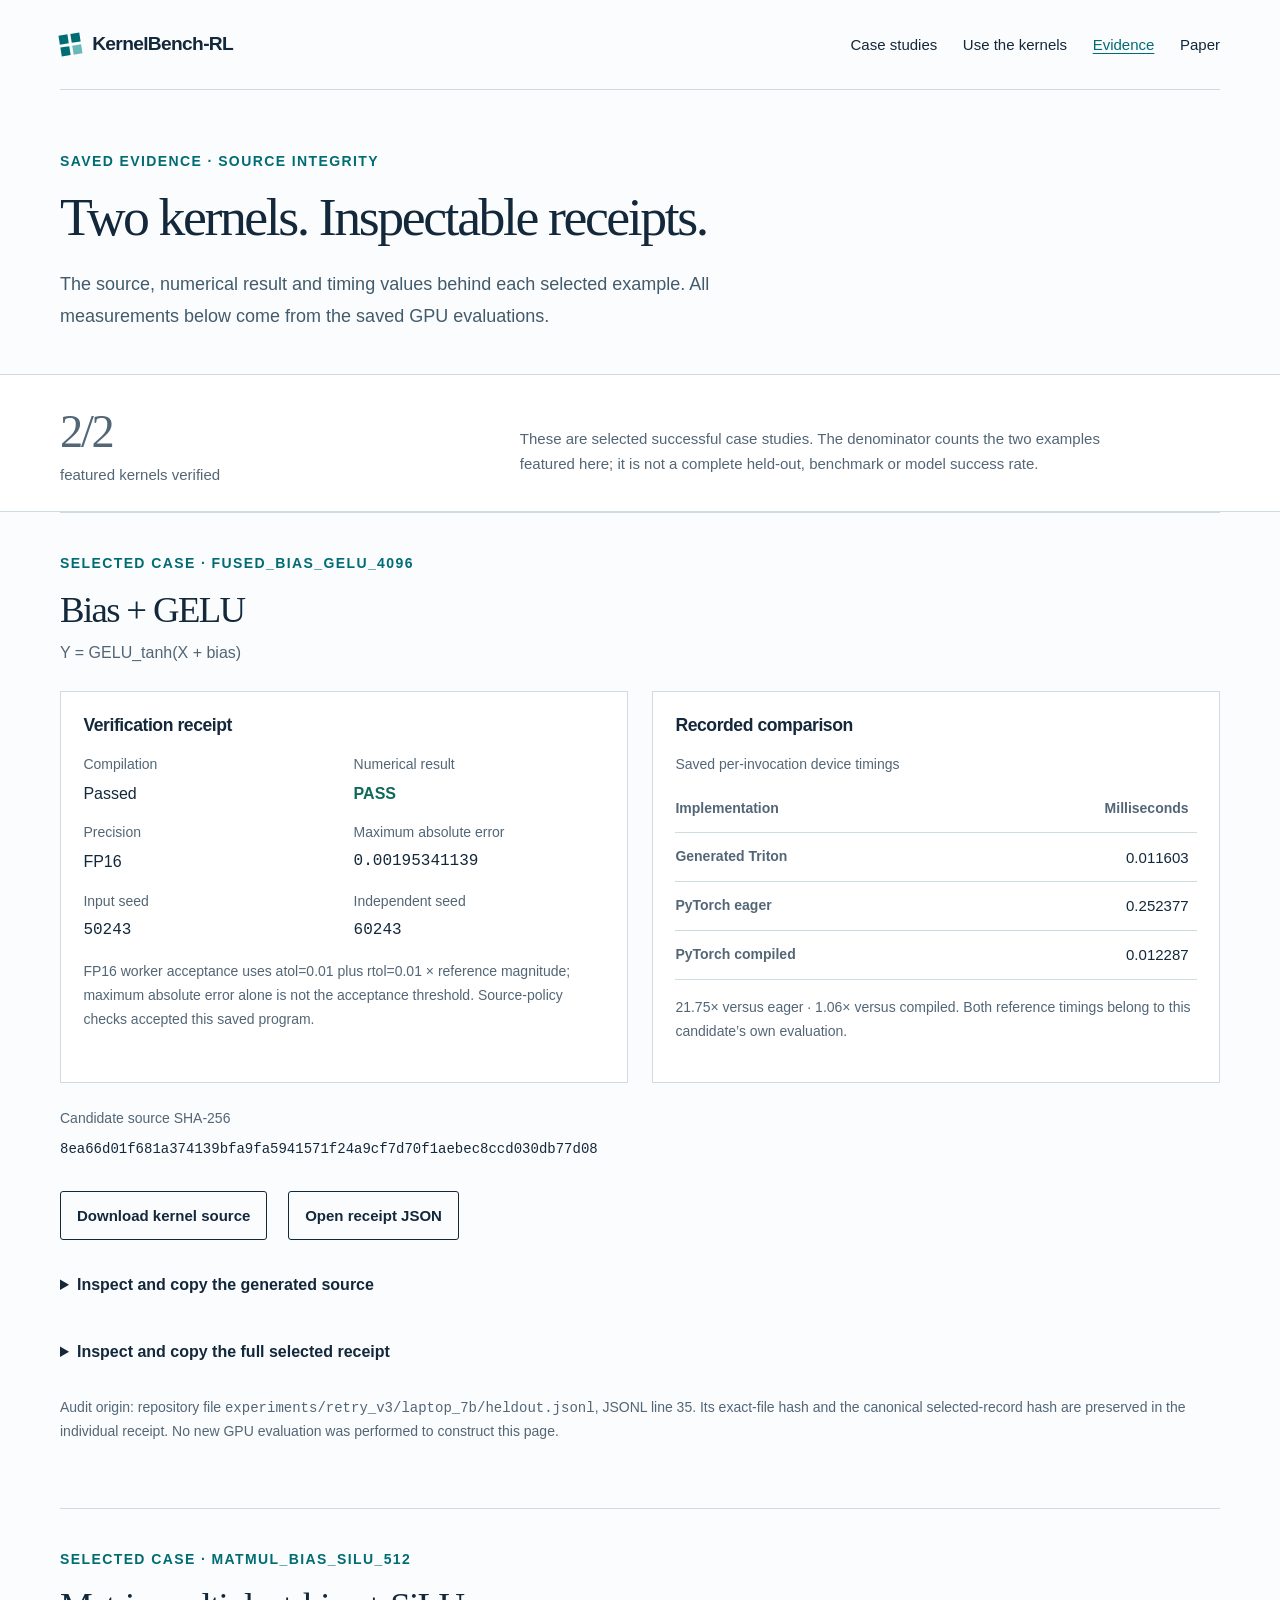
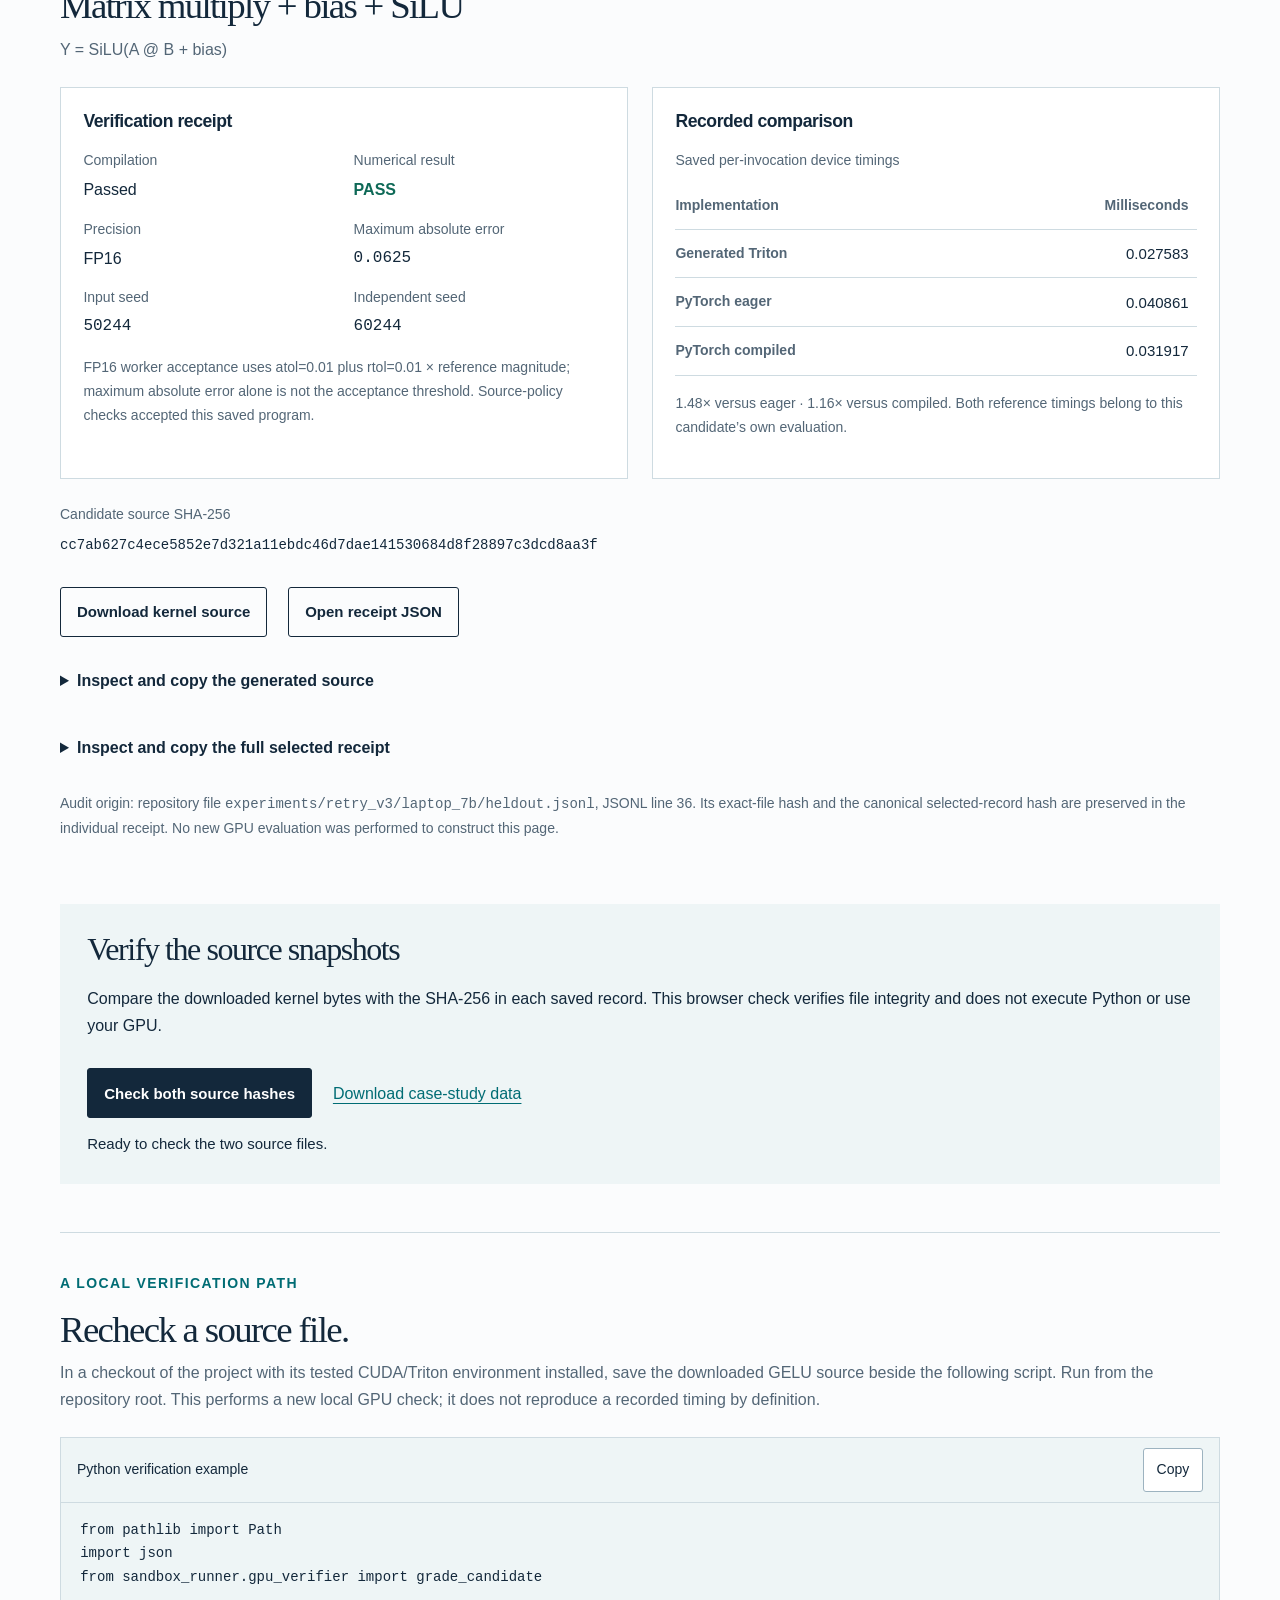
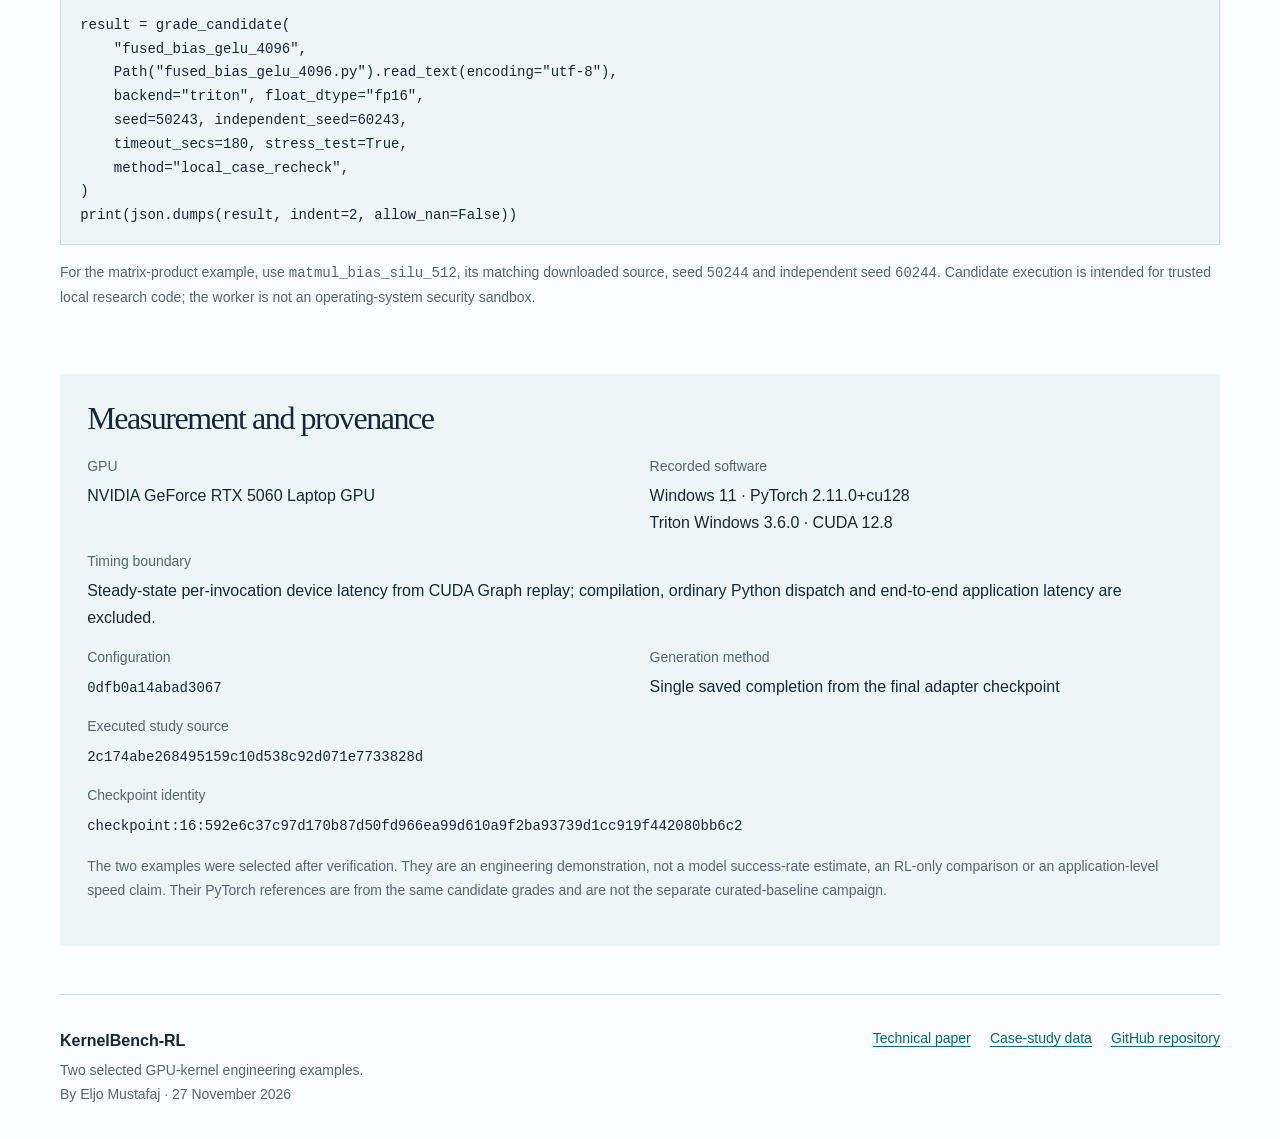
<file: docs/report.html>
<!doctype html>
<html lang="en"><head><meta charset="utf-8"><meta name="viewport" content="width=device-width, initial-scale=1"><title>Verification receipts · KernelBench-RL case studies</title><meta name="description" content="Inspect the exact source, numerical checks and saved timings for the two selected GPU-kernel case studies."><meta name="robots" content="index,follow"><link rel="canonical" href="https://eljo-m.github.io/kernelbench-rl/report.html"><meta name="theme-color" content="#10263b"><link rel="stylesheet" href="assets/styles.css?v=0.3.0"></head><body><a class="skip" href="#main">Skip to content</a><header class="header wrap"><a class="brand" href="index.html"><span class="brand-mark" aria-hidden="true"><i></i><i></i><i></i><i></i></span>KernelBench-RL</a><nav aria-label="Main navigation"><a href="index.html#cases">Case studies</a><a href="index.html#use">Use the kernels</a><a href="report.html" aria-current="page">Evidence</a><a href="paper.html">Paper</a></nav></header><main id="main"><div class="wrap"><header class="page-hero"><p class="eyebrow">Saved evidence · Source integrity</p><h1>Two kernels. Inspectable receipts.</h1><p class="lead">The source, numerical result and timing values behind each selected example. All measurements below come from the saved GPU evaluations.</p></header></div><section class="scope-band" aria-label="Scope of featured evidence"><div class="scope-row wrap"><p class="scope-metric"><strong id="featured-verified-count">2/2</strong> <span id="featured-scope-label">featured kernels verified</span></p><p>These are selected successful case studies. The denominator counts the two examples featured here; it is not a complete held-out, benchmark or model success rate.</p></div></section><div class="wrap"><section class="report-case" id="fused_bias_gelu_4096" data-case="fused_bias_gelu_4096"><p class="eyebrow">Selected case · fused_bias_gelu_4096</p><h2>Bias + GELU</h2><p class="muted">Y = GELU_tanh(X + bias)</p><div class="receipt-grid"><div class="receipt-panel"><h3>Verification receipt</h3><dl class="facts"><div><dt>Compilation</dt><dd>Passed</dd></div><div><dt>Numerical result</dt><dd class="pass">PASS</dd></div><div><dt>Precision</dt><dd>FP16</dd></div><div><dt>Maximum absolute error</dt><dd class="mono">0.00195341139</dd></div><div><dt>Input seed</dt><dd class="mono">50243</dd></div><div><dt>Independent seed</dt><dd class="mono">60243</dd></div></dl><p class="audit-note">FP16 worker acceptance uses atol=0.01 plus rtol=0.01 × reference magnitude; maximum absolute error alone is not the acceptance threshold. Source-policy checks accepted this saved program.</p></div><div class="receipt-panel"><h3>Recorded comparison</h3><div class="table-scroll" tabindex="0" aria-label="Recorded latency table"><table><caption>Saved per-invocation device timings</caption><thead><tr><th scope="col">Implementation</th><th scope="col">Milliseconds</th></tr></thead><tbody><tr><th scope="row">Generated Triton</th><td>0.011603</td></tr><tr><th scope="row">PyTorch eager</th><td>0.252377</td></tr><tr><th scope="row">PyTorch compiled</th><td>0.012287</td></tr></tbody></table></div><p class="audit-note">21.75× versus eager · 1.06× versus compiled. Both reference timings belong to this candidate’s own evaluation.</p></div></div><dl class="facts"><div class="wide"><dt>Candidate source SHA-256</dt><dd><code>8ea66d01f681a374139bfa9fa5941571f24a9cf7d70f1aebec8ccd030db77d08</code></dd></div></dl><div class="actions"><a class="button" href="kernels/fused_bias_gelu_4096.py">Download kernel source</a><a class="button" href="evidence/fused_bias_gelu_4096.json">Open receipt JSON</a></div><details class="source-details"><summary>Inspect and copy the generated source</summary><div class="copy-block"><div class="copy-head"><span>fused_bias_gelu_4096.py</span><button type="button" data-copy="source-fused_bias_gelu_4096" aria-label="Copy fused_bias_gelu_4096.py">Copy</button></div><pre tabindex="0" aria-label="fused_bias_gelu_4096.py"><code id="source-fused_bias_gelu_4096" class="language-python">import torch
import triton
import triton.language as tl


@triton.jit
def _bias_gelu_kernel(X_ptr, B_ptr, Y_ptr, stride_x, N, BLOCK_SIZE: tl.constexpr):
    row = tl.program_id(0)
    cols = tl.arange(0, BLOCK_SIZE)
    mask = cols &lt; N
    x = tl.load(X_ptr + row * stride_x + cols, mask=mask, other=0.0).to(tl.float32)
    b = tl.load(B_ptr + cols, mask=mask, other=0.0).to(tl.float32)
    z = x + b
    k_coef = 0.7978845608028654
    inner = k_coef * (z + 0.044715 * z * z * z)
    t = 2.0 * tl.sigmoid(2.0 * inner) - 1.0
    out = 0.5 * z * (1.0 + t)
    tl.store(Y_ptr + row * stride_x + cols, out.to(Y_ptr.dtype.element_ty), mask=mask)


def kernel_forward(x: torch.Tensor, bias: torch.Tensor) -&gt; torch.Tensor:
    orig_shape = x.shape
    x_2d = x.contiguous().reshape(-1, orig_shape[-1])
    b_c = bias.contiguous()
    y = torch.empty_like(x_2d)
    M, N = x_2d.shape
    BLOCK_SIZE = triton.next_power_of_2(N)
    if BLOCK_SIZE &gt; 65536:
        raise ValueError(f&quot;Bias size N={N} &gt; 65536 for single-block GeLU&quot;)
    _bias_gelu_kernel[(M,)](x_2d, b_c, y, x_2d.stride(0), N, BLOCK_SIZE=BLOCK_SIZE)
    return y.reshape(orig_shape)</code></pre></div></details><details class="source-details"><summary>Inspect and copy the full selected receipt</summary><div class="copy-block"><div class="copy-head"><span>Selected evaluation JSON</span><button type="button" data-copy="receipt-fused_bias_gelu_4096" aria-label="Copy Selected evaluation JSON">Copy</button></div><pre tabindex="0" aria-label="Selected evaluation JSON"><code id="receipt-fused_bias_gelu_4096" class="language-json">{
  &quot;schema_version&quot;: &quot;kernelbench_selected_case_receipt_v1&quot;,
  &quot;selection_scope&quot;: &quot;One selected successful case; not an aggregate model-success estimate.&quot;,
  &quot;case_id&quot;: &quot;fused_bias_gelu_4096&quot;,
  &quot;provenance&quot;: {
    &quot;candidate_sha256&quot;: &quot;8ea66d01f681a374139bfa9fa5941571f24a9cf7d70f1aebec8ccd030db77d08&quot;,
    &quot;code_path&quot;: &quot;kernels/fused_bias_gelu_4096.py&quot;,
    &quot;receipt_path&quot;: &quot;evidence/fused_bias_gelu_4096.json&quot;,
    &quot;original_record_path&quot;: &quot;experiments/retry_v3/laptop_7b/heldout.jsonl&quot;,
    &quot;jsonl_line&quot;: 35,
    &quot;raw_file_sha256&quot;: &quot;5b91eb9d2b7b1cf203c99f440af1b2bc0aefa5e4417292b98061be2c8a2c893f&quot;,
    &quot;record_canonical_sha256&quot;: &quot;29f2036b904ac3ba3f9472c5f50506170f329b93878c01e0a0e32ef7aedd5a53&quot;,
    &quot;canonical_record_encoding&quot;: &quot;json_sorted_keys_utf8_compact_v1&quot;
  },
  &quot;study_source_commit&quot;: &quot;2c174abe268495159c10d538c92d071e7733828d&quot;,
  &quot;record&quot;: {
    &quot;run_id&quot;: &quot;trained_checkpoint-fused_bias_gelu_4096-k0&quot;,
    &quot;op_name&quot;: &quot;fused_bias_gelu_4096&quot;,
    &quot;level&quot;: 1,
    &quot;backend&quot;: &quot;triton&quot;,
    &quot;status&quot;: &quot;PASS&quot;,
    &quot;compiled&quot;: true,
    &quot;correct&quot;: true,
    &quot;cheat_detected&quot;: false,
    &quot;max_abs_err&quot;: 0.001953411386166337,
    &quot;eager_ms&quot;: 0.252376988530159,
    &quot;compile_ms&quot;: 0.012287000194191933,
    &quot;candidate_ms&quot;: 0.011603000108152628,
    &quot;speedup_vs_eager&quot;: 21.751011477870374,
    &quot;speedup_vs_compile&quot;: 1.0589502783472962,
    &quot;reward&quot;: 4.0,
    &quot;achieved_tflops&quot;: 1.6266799813901824,
    &quot;arithmetic_intensity&quot;: 1.1239024390243904,
    &quot;error_message&quot;: &quot;&quot;,
    &quot;seed&quot;: 50243,
    &quot;dtype&quot;: &quot;fp16&quot;,
    &quot;method&quot;: &quot;trained_checkpoint&quot;,
    &quot;gpu_model&quot;: &quot;NVIDIA GeForce RTX 5060 Laptop GPU&quot;,
    &quot;timing_mode&quot;: &quot;cuda_graph&quot;,
    &quot;independent_seed&quot;: 60243,
    &quot;isolation_boundary&quot;: &quot;sanitized_child_process_trusted_only&quot;,
    &quot;candidate_source&quot;: &quot;import torch\nimport triton\nimport triton.language as tl\n\n\n@triton.jit\ndef _bias_gelu_kernel(X_ptr, B_ptr, Y_ptr, stride_x, N, BLOCK_SIZE: tl.constexpr):\n    row = tl.program_id(0)\n    cols = tl.arange(0, BLOCK_SIZE)\n    mask = cols &lt; N\n    x = tl.load(X_ptr + row * stride_x + cols, mask=mask, other=0.0).to(tl.float32)\n    b = tl.load(B_ptr + cols, mask=mask, other=0.0).to(tl.float32)\n    z = x + b\n    k_coef = 0.7978845608028654\n    inner = k_coef * (z + 0.044715 * z * z * z)\n    t = 2.0 * tl.sigmoid(2.0 * inner) - 1.0\n    out = 0.5 * z * (1.0 + t)\n    tl.store(Y_ptr + row * stride_x + cols, out.to(Y_ptr.dtype.element_ty), mask=mask)\n\n\ndef kernel_forward(x: torch.Tensor, bias: torch.Tensor) -&gt; torch.Tensor:\n    orig_shape = x.shape\n    x_2d = x.contiguous().reshape(-1, orig_shape[-1])\n    b_c = bias.contiguous()\n    y = torch.empty_like(x_2d)\n    M, N = x_2d.shape\n    BLOCK_SIZE = triton.next_power_of_2(N)\n    if BLOCK_SIZE &gt; 65536:\n        raise ValueError(f\&quot;Bias size N={N} &gt; 65536 for single-block GeLU\&quot;)\n    _bias_gelu_kernel[(M,)](x_2d, b_c, y, x_2d.stride(0), N, BLOCK_SIZE=BLOCK_SIZE)\n    return y.reshape(orig_shape)&quot;,
    &quot;candidate_sha256&quot;: &quot;8ea66d01f681a374139bfa9fa5941571f24a9cf7d70f1aebec8ccd030db77d08&quot;,
    &quot;source_policy_sha256&quot;: &quot;6712c40af7ce3ec3bcd8ac90e5f98bd1aa3998bd1ebeeafe31605cf4ec5851a1&quot;,
    &quot;chat_template_applied&quot;: true,
    &quot;prompt_sha256&quot;: &quot;ca166cd2516ba8aaeddd119423ed4447217fa7e8e32aa1f0619d11801d32ed5e&quot;,
    &quot;policy_updated&quot;: false,
    &quot;split&quot;: &quot;heldout&quot;,
    &quot;heldout&quot;: true,
    &quot;eval_phase&quot;: &quot;heldout_test&quot;,
    &quot;evaluation_cohort&quot;: &quot;fresh_heldout&quot;,
    &quot;selection_method&quot;: &quot;single_sample&quot;,
    &quot;sample_k&quot;: 0,
    &quot;budget_k&quot;: 1,
    &quot;model_name_or_path&quot;: &quot;../../work/models/Qwen2.5-Coder-7B-Instruct&quot;,
    &quot;model_revision&quot;: &quot;c03e6d358207e414f1eca0bb1891e29f1db0e242&quot;,
    &quot;training_mode&quot;: &quot;qlora_7b_nf4&quot;,
    &quot;sampling_config&quot;: {
      &quot;do_sample&quot;: true,
      &quot;temperature&quot;: 1.0,
      &quot;top_p&quot;: 1.0,
      &quot;top_k&quot;: 0,
      &quot;max_new_tokens&quot;: 1536
    },
    &quot;config_hash&quot;: &quot;0dfb0a14abad3067&quot;,
    &quot;fixture&quot;: false,
    &quot;generation_engine&quot;: &quot;hf_eager&quot;,
    &quot;checkpoint_identity&quot;: &quot;checkpoint:16:592e6c37c97d170b87d50fd966ea99d610a9f2ba93739d1cc919f442080bb6c2&quot;
  }
}
</code></pre></div></details><p class="audit-note">Audit origin: repository file <code>experiments/retry_v3/laptop_7b/heldout.jsonl</code>, JSONL line 35. Its exact-file hash and the canonical selected-record hash are preserved in the individual receipt. No new GPU evaluation was performed to construct this page.</p></section><section class="report-case" id="matmul_bias_silu_512" data-case="matmul_bias_silu_512"><p class="eyebrow">Selected case · matmul_bias_silu_512</p><h2>Matrix multiply + bias + SiLU</h2><p class="muted">Y = SiLU(A @ B + bias)</p><div class="receipt-grid"><div class="receipt-panel"><h3>Verification receipt</h3><dl class="facts"><div><dt>Compilation</dt><dd>Passed</dd></div><div><dt>Numerical result</dt><dd class="pass">PASS</dd></div><div><dt>Precision</dt><dd>FP16</dd></div><div><dt>Maximum absolute error</dt><dd class="mono">0.0625</dd></div><div><dt>Input seed</dt><dd class="mono">50244</dd></div><div><dt>Independent seed</dt><dd class="mono">60244</dd></div></dl><p class="audit-note">FP16 worker acceptance uses atol=0.01 plus rtol=0.01 × reference magnitude; maximum absolute error alone is not the acceptance threshold. Source-policy checks accepted this saved program.</p></div><div class="receipt-panel"><h3>Recorded comparison</h3><div class="table-scroll" tabindex="0" aria-label="Recorded latency table"><table><caption>Saved per-invocation device timings</caption><thead><tr><th scope="col">Implementation</th><th scope="col">Milliseconds</th></tr></thead><tbody><tr><th scope="row">Generated Triton</th><td>0.027583</td></tr><tr><th scope="row">PyTorch eager</th><td>0.040861</td></tr><tr><th scope="row">PyTorch compiled</th><td>0.031917</td></tr></tbody></table></div><p class="audit-note">1.48× versus eager · 1.16× versus compiled. Both reference timings belong to this candidate’s own evaluation.</p></div></div><dl class="facts"><div class="wide"><dt>Candidate source SHA-256</dt><dd><code>cc7ab627c4ece5852e7d321a11ebdc46d7dae141530684d8f28897c3dcd8aa3f</code></dd></div></dl><div class="actions"><a class="button" href="kernels/matmul_bias_silu_512.py">Download kernel source</a><a class="button" href="evidence/matmul_bias_silu_512.json">Open receipt JSON</a></div><details class="source-details"><summary>Inspect and copy the generated source</summary><div class="copy-block"><div class="copy-head"><span>matmul_bias_silu_512.py</span><button type="button" data-copy="source-matmul_bias_silu_512" aria-label="Copy matmul_bias_silu_512.py">Copy</button></div><pre tabindex="0" aria-label="matmul_bias_silu_512.py"><code id="source-matmul_bias_silu_512" class="language-python">import torch
import triton
import triton.language as tl


@triton.jit
def _matmul_bias_silu_kernel(
    A_ptr, B_ptr, Bias_ptr, C_ptr,
    M, N, K,
    stride_am, stride_ak, stride_bk, stride_bn, stride_cm, stride_cn,
    BLOCK_M: tl.constexpr, BLOCK_N: tl.constexpr, BLOCK_K: tl.constexpr,
):
    pid_m = tl.program_id(0)
    pid_n = tl.program_id(1)
    rm = pid_m * BLOCK_M + tl.arange(0, BLOCK_M)
    rn = pid_n * BLOCK_N + tl.arange(0, BLOCK_N)
    rk = tl.arange(0, BLOCK_K)
    acc = tl.zeros((BLOCK_M, BLOCK_N), dtype=tl.float32)
    for k0 in range(0, K, BLOCK_K):
        k_offs = k0 + rk
        a = tl.load(A_ptr + rm[:, None] * stride_am + k_offs[None, :] * stride_ak, mask=(rm[:, None] &lt; M) &amp; (k_offs[None, :] &lt; K), other=0.0).to(tl.float32)
        b = tl.load(B_ptr + k_offs[:, None] * stride_bk + rn[None, :] * stride_bn, mask=(k_offs[:, None] &lt; K) &amp; (rn[None, :] &lt; N), other=0.0).to(tl.float32)
        acc += tl.dot(a, b, input_precision=&quot;ieee&quot;)
    bias = tl.load(Bias_ptr + rn, mask=rn &lt; N, other=0.0).to(tl.float32)
    z = acc + bias[None, :]
    out = z * tl.sigmoid(z)
    tl.store(C_ptr + rm[:, None] * stride_cm + rn[None, :] * stride_cn, out.to(C_ptr.dtype.element_ty), mask=(rm[:, None] &lt; M) &amp; (rn[None, :] &lt; N))


def kernel_forward(a: torch.Tensor, b: torch.Tensor, bias: torch.Tensor) -&gt; torch.Tensor:
    a_c = a.contiguous()
    b_c = b.contiguous()
    bias_c = bias.contiguous()
    M, K = a_c.shape
    _, N = b_c.shape
    c = torch.empty((M, N), device=a_c.device, dtype=a_c.dtype)
    grid = (triton.cdiv(M, 64), triton.cdiv(N, 64))
    _matmul_bias_silu_kernel[grid](a_c, b_c, bias_c, c, M, N, K,
                                    a_c.stride(0), a_c.stride(1), b_c.stride(0), b_c.stride(1), c.stride(0), c.stride(1),
                                    BLOCK_M=64, BLOCK_N=64, BLOCK_K=32)
    return c</code></pre></div></details><details class="source-details"><summary>Inspect and copy the full selected receipt</summary><div class="copy-block"><div class="copy-head"><span>Selected evaluation JSON</span><button type="button" data-copy="receipt-matmul_bias_silu_512" aria-label="Copy Selected evaluation JSON">Copy</button></div><pre tabindex="0" aria-label="Selected evaluation JSON"><code id="receipt-matmul_bias_silu_512" class="language-json">{
  &quot;schema_version&quot;: &quot;kernelbench_selected_case_receipt_v1&quot;,
  &quot;selection_scope&quot;: &quot;One selected successful case; not an aggregate model-success estimate.&quot;,
  &quot;case_id&quot;: &quot;matmul_bias_silu_512&quot;,
  &quot;provenance&quot;: {
    &quot;candidate_sha256&quot;: &quot;cc7ab627c4ece5852e7d321a11ebdc46d7dae141530684d8f28897c3dcd8aa3f&quot;,
    &quot;code_path&quot;: &quot;kernels/matmul_bias_silu_512.py&quot;,
    &quot;receipt_path&quot;: &quot;evidence/matmul_bias_silu_512.json&quot;,
    &quot;original_record_path&quot;: &quot;experiments/retry_v3/laptop_7b/heldout.jsonl&quot;,
    &quot;jsonl_line&quot;: 36,
    &quot;raw_file_sha256&quot;: &quot;5b91eb9d2b7b1cf203c99f440af1b2bc0aefa5e4417292b98061be2c8a2c893f&quot;,
    &quot;record_canonical_sha256&quot;: &quot;5649c890a9b7059c00a0f5832300f7ef102373687f5b45a1a12c5e32126a99d3&quot;,
    &quot;canonical_record_encoding&quot;: &quot;json_sorted_keys_utf8_compact_v1&quot;
  },
  &quot;study_source_commit&quot;: &quot;2c174abe268495159c10d538c92d071e7733828d&quot;,
  &quot;record&quot;: {
    &quot;run_id&quot;: &quot;trained_checkpoint-matmul_bias_silu_512-k0&quot;,
    &quot;op_name&quot;: &quot;matmul_bias_silu_512&quot;,
    &quot;level&quot;: 2,
    &quot;backend&quot;: &quot;triton&quot;,
    &quot;status&quot;: &quot;PASS&quot;,
    &quot;compiled&quot;: true,
    &quot;correct&quot;: true,
    &quot;cheat_detected&quot;: false,
    &quot;max_abs_err&quot;: 0.0625,
    &quot;eager_ms&quot;: 0.04086099937558174,
    &quot;compile_ms&quot;: 0.03191699832677841,
    &quot;candidate_ms&quot;: 0.02758299931883812,
    &quot;speedup_vs_eager&quot;: 1.4813834747722763,
    &quot;speedup_vs_compile&quot;: 1.1571257337841552,
    &quot;reward&quot;: 1.6722179671723116,
    &quot;achieved_tflops&quot;: 4.889717990453884,
    &quot;arithmetic_intensity&quot;: 64.24975609756098,
    &quot;error_message&quot;: &quot;&quot;,
    &quot;seed&quot;: 50244,
    &quot;dtype&quot;: &quot;fp16&quot;,
    &quot;method&quot;: &quot;trained_checkpoint&quot;,
    &quot;gpu_model&quot;: &quot;NVIDIA GeForce RTX 5060 Laptop GPU&quot;,
    &quot;timing_mode&quot;: &quot;cuda_graph&quot;,
    &quot;independent_seed&quot;: 60244,
    &quot;isolation_boundary&quot;: &quot;sanitized_child_process_trusted_only&quot;,
    &quot;candidate_source&quot;: &quot;import torch\nimport triton\nimport triton.language as tl\n\n\n@triton.jit\ndef _matmul_bias_silu_kernel(\n    A_ptr, B_ptr, Bias_ptr, C_ptr,\n    M, N, K,\n    stride_am, stride_ak, stride_bk, stride_bn, stride_cm, stride_cn,\n    BLOCK_M: tl.constexpr, BLOCK_N: tl.constexpr, BLOCK_K: tl.constexpr,\n):\n    pid_m = tl.program_id(0)\n    pid_n = tl.program_id(1)\n    rm = pid_m * BLOCK_M + tl.arange(0, BLOCK_M)\n    rn = pid_n * BLOCK_N + tl.arange(0, BLOCK_N)\n    rk = tl.arange(0, BLOCK_K)\n    acc = tl.zeros((BLOCK_M, BLOCK_N), dtype=tl.float32)\n    for k0 in range(0, K, BLOCK_K):\n        k_offs = k0 + rk\n        a = tl.load(A_ptr + rm[:, None] * stride_am + k_offs[None, :] * stride_ak, mask=(rm[:, None] &lt; M) &amp; (k_offs[None, :] &lt; K), other=0.0).to(tl.float32)\n        b = tl.load(B_ptr + k_offs[:, None] * stride_bk + rn[None, :] * stride_bn, mask=(k_offs[:, None] &lt; K) &amp; (rn[None, :] &lt; N), other=0.0).to(tl.float32)\n        acc += tl.dot(a, b, input_precision=\&quot;ieee\&quot;)\n    bias = tl.load(Bias_ptr + rn, mask=rn &lt; N, other=0.0).to(tl.float32)\n    z = acc + bias[None, :]\n    out = z * tl.sigmoid(z)\n    tl.store(C_ptr + rm[:, None] * stride_cm + rn[None, :] * stride_cn, out.to(C_ptr.dtype.element_ty), mask=(rm[:, None] &lt; M) &amp; (rn[None, :] &lt; N))\n\n\ndef kernel_forward(a: torch.Tensor, b: torch.Tensor, bias: torch.Tensor) -&gt; torch.Tensor:\n    a_c = a.contiguous()\n    b_c = b.contiguous()\n    bias_c = bias.contiguous()\n    M, K = a_c.shape\n    _, N = b_c.shape\n    c = torch.empty((M, N), device=a_c.device, dtype=a_c.dtype)\n    grid = (triton.cdiv(M, 64), triton.cdiv(N, 64))\n    _matmul_bias_silu_kernel[grid](a_c, b_c, bias_c, c, M, N, K,\n                                    a_c.stride(0), a_c.stride(1), b_c.stride(0), b_c.stride(1), c.stride(0), c.stride(1),\n                                    BLOCK_M=64, BLOCK_N=64, BLOCK_K=32)\n    return c&quot;,
    &quot;candidate_sha256&quot;: &quot;cc7ab627c4ece5852e7d321a11ebdc46d7dae141530684d8f28897c3dcd8aa3f&quot;,
    &quot;source_policy_sha256&quot;: &quot;6712c40af7ce3ec3bcd8ac90e5f98bd1aa3998bd1ebeeafe31605cf4ec5851a1&quot;,
    &quot;chat_template_applied&quot;: true,
    &quot;prompt_sha256&quot;: &quot;67ade72274ca1b13a7a7a83aeb1c471e0645bc543ae15032821a1d8529568ddd&quot;,
    &quot;policy_updated&quot;: false,
    &quot;split&quot;: &quot;heldout&quot;,
    &quot;heldout&quot;: true,
    &quot;eval_phase&quot;: &quot;heldout_test&quot;,
    &quot;evaluation_cohort&quot;: &quot;fresh_heldout&quot;,
    &quot;selection_method&quot;: &quot;single_sample&quot;,
    &quot;sample_k&quot;: 0,
    &quot;budget_k&quot;: 1,
    &quot;model_name_or_path&quot;: &quot;../../work/models/Qwen2.5-Coder-7B-Instruct&quot;,
    &quot;model_revision&quot;: &quot;c03e6d358207e414f1eca0bb1891e29f1db0e242&quot;,
    &quot;training_mode&quot;: &quot;qlora_7b_nf4&quot;,
    &quot;sampling_config&quot;: {
      &quot;do_sample&quot;: true,
      &quot;temperature&quot;: 1.0,
      &quot;top_p&quot;: 1.0,
      &quot;top_k&quot;: 0,
      &quot;max_new_tokens&quot;: 1536
    },
    &quot;config_hash&quot;: &quot;0dfb0a14abad3067&quot;,
    &quot;fixture&quot;: false,
    &quot;generation_engine&quot;: &quot;hf_eager&quot;,
    &quot;checkpoint_identity&quot;: &quot;checkpoint:16:592e6c37c97d170b87d50fd966ea99d610a9f2ba93739d1cc919f442080bb6c2&quot;
  }
}
</code></pre></div></details><p class="audit-note">Audit origin: repository file <code>experiments/retry_v3/laptop_7b/heldout.jsonl</code>, JSONL line 36. Its exact-file hash and the canonical selected-record hash are preserved in the individual receipt. No new GPU evaluation was performed to construct this page.</p></section><section class="report-environment" id="source-integrity"><h2>Verify the source snapshots</h2><p>Compare the downloaded kernel bytes with the SHA-256 in each saved record. This browser check verifies file integrity and does not execute Python or use your GPU.</p><div class="actions"><button class="button primary" id="verify-sources" type="button">Check both source hashes</button><a href="case-studies.json">Download case-study data</a></div><p id="integrity-status" class="integrity-status" role="status" aria-live="polite">Ready to check the two source files.</p></section><section class="report-case" id="local-check"><p class="eyebrow">A local verification path</p><h2>Recheck a source file.</h2><p class="muted">In a checkout of the project with its tested CUDA/Triton environment installed, save the downloaded GELU source beside the following script. Run from the repository root. This performs a new local GPU check; it does not reproduce a recorded timing by definition.</p><div style="margin-top:1.5rem"><div class="copy-block"><div class="copy-head"><span>Python verification example</span><button type="button" data-copy="local-check-code" aria-label="Copy Python verification example">Copy</button></div><pre tabindex="0" aria-label="Python verification example"><code id="local-check-code" class="language-python">from pathlib import Path
import json
from sandbox_runner.gpu_verifier import grade_candidate

result = grade_candidate(
    &quot;fused_bias_gelu_4096&quot;,
    Path(&quot;fused_bias_gelu_4096.py&quot;).read_text(encoding=&quot;utf-8&quot;),
    backend=&quot;triton&quot;, float_dtype=&quot;fp16&quot;,
    seed=50243, independent_seed=60243,
    timeout_secs=180, stress_test=True,
    method=&quot;local_case_recheck&quot;,
)
print(json.dumps(result, indent=2, allow_nan=False))</code></pre></div></div><p class="audit-note">For the matrix-product example, use <code>matmul_bias_silu_512</code>, its matching downloaded source, seed <code>50244</code> and independent seed <code>60244</code>. Candidate execution is intended for trusted local research code; the worker is not an operating-system security sandbox.</p></section><section class="report-environment"><h2>Measurement and provenance</h2><dl class="facts"><div><dt>GPU</dt><dd>NVIDIA GeForce RTX 5060 Laptop GPU</dd></div><div><dt>Recorded software</dt><dd>Windows 11 · PyTorch 2.11.0+cu128<br>Triton Windows 3.6.0 · CUDA 12.8</dd></div><div class="wide"><dt>Timing boundary</dt><dd>Steady-state per-invocation device latency from CUDA Graph replay; compilation, ordinary Python dispatch and end-to-end application latency are excluded.</dd></div><div><dt>Configuration</dt><dd><code>0dfb0a14abad3067</code></dd></div><div><dt>Generation method</dt><dd>Single saved completion from the final adapter checkpoint</dd></div><div class="wide"><dt>Executed study source</dt><dd><code>2c174abe268495159c10d538c92d071e7733828d</code></dd></div><div class="wide"><dt>Checkpoint identity</dt><dd><code>checkpoint:16:592e6c37c97d170b87d50fd966ea99d610a9f2ba93739d1cc919f442080bb6c2</code></dd></div></dl><p class="audit-note">The two examples were selected after verification. They are an engineering demonstration, not a model success-rate estimate, an RL-only comparison or an application-level speed claim. Their PyTorch references are from the same candidate grades and are not the separate curated-baseline campaign.</p></section></div></main><footer class="footer wrap"><div><strong>KernelBench-RL</strong>Two selected GPU-kernel engineering examples.<br>By Eljo Mustafaj · 27 November 2026</div><div class="footer-links"><a href="paper.html">Technical paper</a><a href="case-studies.json">Case-study data</a><a href="https://github.com/Eljo-M/kernelbench-rl">GitHub repository</a></div></footer><div id="interaction-status" class="sr-only" role="status" aria-live="polite"></div><script src="assets/app.js?v=0.3.0" defer></script></body></html>
</file>
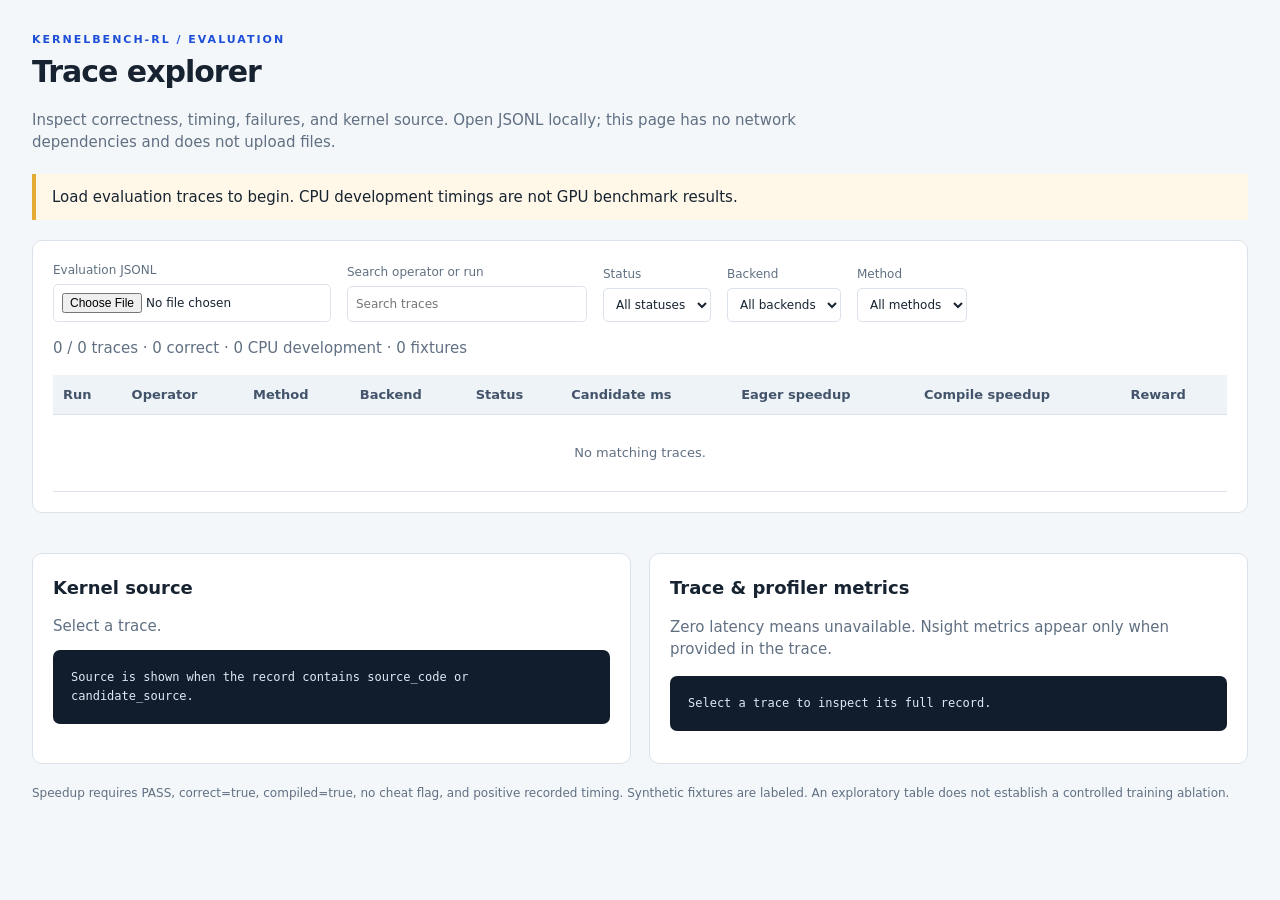
<file: eval/report.html>
<!doctype html>
<html lang="en">
<meta charset="utf-8">
<meta name="viewport" content="width=device-width,initial-scale=1">
<title>KernelBench-RL trace explorer</title>
<style>
:root{color-scheme:light;--ink:#172331;--muted:#607082;--line:#dbe2e9;--blue:#1d4ed8}*{box-sizing:border-box}body{margin:0;background:#f4f7fa;color:var(--ink);font:15px/1.5 system-ui,sans-serif}main{max-width:1440px;margin:auto;padding:32px}h1{margin:0;font-size:30px;letter-spacing:-1px}h2{margin-top:0;font-size:18px}.eyebrow{text-transform:uppercase;letter-spacing:2px;color:var(--blue);font-size:11px;font-weight:750}.muted{color:var(--muted)}.notice{border-left:4px solid #e4ac35;background:#fff8e8;padding:12px 16px;margin:20px 0}header p{max-width:820px}section{background:white;border:1px solid var(--line);border-radius:10px;padding:20px;margin:20px 0}.tools{display:flex;flex-wrap:wrap;gap:16px;align-items:end}label{display:flex;flex-direction:column;gap:5px;font-size:12px;color:var(--muted)}input,select,button{font:inherit;border:1px solid var(--line);border-radius:5px;padding:8px;background:white;color:var(--ink)}input[type=search]{min-width:240px}button{cursor:pointer;color:var(--blue)}.table-wrap{overflow:auto;max-height:540px}table{border-collapse:collapse;width:100%;font-variant-numeric:tabular-nums;font-size:13px}th,td{padding:10px;border-bottom:1px solid var(--line);text-align:left;white-space:nowrap}th{position:sticky;top:0;background:#eef3f8;color:#43546a}tr.selected{background:#eaf0ff}tbody tr{cursor:pointer}tbody tr:hover{background:#f5f8fc}.status{display:inline-block;border-radius:4px;padding:2px 6px;background:#fce9e8;font-size:11px}.status.pass{background:#e2f2e8;color:#176340}.details{display:grid;grid-template-columns:1fr 1fr;gap:18px}pre{white-space:pre-wrap;overflow-wrap:anywhere;background:#111d2d;color:#dfe9f6;border-radius:7px;padding:18px;font:12px/1.6 ui-monospace,monospace;max-height:520px;overflow:auto}#error{color:#a52b26;white-space:pre-wrap}.stats{font-variant-numeric:tabular-nums}.empty{padding:28px;text-align:center;color:var(--muted)}footer{font-size:12px;color:var(--muted)}@media(max-width:800px){main{padding:18px}.details{grid-template-columns:1fr}h1{font-size:25px}}
</style>
<main>
<header><div class="eyebrow">KernelBench-RL / Evaluation</div><h1>Trace explorer</h1><p class="muted">Inspect correctness, timing, failures, and kernel source. Open JSONL locally; this page has no network dependencies and does not upload files.</p></header>
<div id="notice" class="notice" role="status">Load evaluation traces to begin. CPU development timings are not GPU benchmark results.</div>
<section><div class="tools"><label>Evaluation JSONL<input id="file" type="file" accept=".jsonl,.json,.txt"></label><label>Search operator or run<input id="search" type="search" placeholder="Search traces"></label><label>Status<select id="status"><option value="">All statuses</option></select></label><label>Backend<select id="backend"><option value="">All backends</option></select></label><label>Method<select id="method"><option value="">All methods</option></select></label></div><p id="counts" class="muted stats"></p><div id="error" role="alert"></div><div class="table-wrap"><table><thead><tr><th>Run</th><th>Operator</th><th>Method</th><th>Backend</th><th>Status</th><th>Candidate ms</th><th>Eager speedup</th><th>Compile speedup</th><th>Reward</th></tr></thead><tbody id="rows"></tbody></table></div></section>
<div class="details"><section><h2>Kernel source</h2><div id="selection" class="muted">Select a trace.</div><pre id="source">Source is shown when the record contains source_code or candidate_source.</pre></section><section><h2>Trace &amp; profiler metrics</h2><p class="muted">Zero latency means unavailable. Nsight metrics appear only when provided in the trace.</p><pre id="record">Select a trace to inspect its full record.</pre></section></div>
<footer>Speedup requires PASS, correct=true, compiled=true, no cheat flag, and positive recorded timing. Synthetic fixtures are labeled. An exploratory table does not establish a controlled training ablation.</footer>
</main>
<script type="application/json" id="data"><!-- TRACE_DATA --></script>
<script>
"use strict";
const el=id=>document.getElementById(id);let records=[],selected=null;
const finite=n=>typeof n==='number'&&Number.isFinite(n);
const passed=r=>r.status==='PASS'&&r.correct===true&&r.compiled===true&&!r.cheat_detected;
const number=n=>finite(n)?n.toLocaleString(undefined,{maximumFractionDigits:4}):'—';
const speed=(r,compiled=false)=>passed(r)&&r.candidate_ms>0&&(compiled?r.backend!=='numpy_dev'&&r.compile_ms>0:r.eager_ms>0)&&r[compiled?'speedup_vs_compile':'speedup_vs_eager']>0?number(r[compiled?'speedup_vs_compile':'speedup_vs_eager'])+'×':'—';
function options(id,key){const current=el(id).value;while(el(id).options.length>1)el(id).remove(1);for(const value of [...new Set(records.map(r=>String(r[key]??'unspecified')))].sort()){const option=document.createElement('option');option.value=value;option.textContent=value;el(id).append(option)}el(id).value=current}
function inspect(r){selected=r;el('selection').textContent=r.run_id+' / '+r.op_name+(r.fixture?' / SYNTHETIC FIXTURE':'');el('source').textContent=r.source_code??r.candidate_source??r.source??'No kernel source in this trace.';el('record').textContent=JSON.stringify(r,null,2)}
function render(){const search=el('search').value.toLowerCase();const shown=records.filter(r=>(!el('status').value||r.status===el('status').value)&&(!el('backend').value||r.backend===el('backend').value)&&(!el('method').value||String(r.method??'unspecified')===el('method').value)&&(!search||(r.run_id+' '+r.op_name).toLowerCase().includes(search)));const fragment=document.createDocumentFragment();for(const r of shown){const tr=document.createElement('tr');tr.tabIndex=0;const vals=[r.run_id+(r.fixture?' [fixture]':''),r.op_name,r.method??'unspecified',r.backend,r.status,r.candidate_ms>0?number(r.candidate_ms):'—',speed(r),speed(r,true),number(r.reward)];vals.forEach((value,i)=>{const td=document.createElement('td');if(i===4){const tag=document.createElement('span');tag.className='status'+(passed(r)?' pass':'');tag.textContent=value;td.append(tag)}else td.textContent=String(value);tr.append(td)});const choose=()=>{inspect(r);for(const row of el('rows').children)row.classList.remove('selected');tr.classList.add('selected')};tr.addEventListener('click',choose);tr.addEventListener('keydown',e=>{if(e.key==='Enter'||e.key===' '){e.preventDefault();choose()}});fragment.append(tr)}el('rows').replaceChildren(fragment);el('counts').textContent=shown.length+' / '+records.length+' traces · '+shown.filter(passed).length+' correct · '+shown.filter(r=>r.backend==='numpy_dev').length+' CPU development · '+shown.filter(r=>r.fixture).length+' fixtures';if(!shown.length){const tr=document.createElement('tr'),td=document.createElement('td');td.colSpan=9;td.className='empty';td.textContent='No matching traces.';tr.append(td);el('rows').append(tr)}}
function load(data){if(!Array.isArray(data))throw Error('Expected a JSON array or JSONL objects.');data.forEach((r,i)=>{if(!r||typeof r!=='object'||typeof r.run_id!=='string'||typeof r.op_name!=='string'||typeof r.status!=='string')throw Error('Record '+(i+1)+': missing run_id, op_name, or status.');});records=data;options('status','status');options('backend','backend');options('method','method');el('error').textContent='';el('notice').textContent=(records.some(r=>r.fixture)?'SYNTHETIC FIXTURES INCLUDED — test data is not benchmark evidence. ':'')+(records.some(r=>r.backend==='numpy_dev')?'CPU development traces included; no CUDA or torch.compile claims. ':'')+'Showing recorded values only. No hardware roof or training gain is inferred.';el('selection').textContent='Select a trace.';el('source').textContent='Source is shown when provided in the record.';el('record').textContent='Select a trace.';render()}
el('file').addEventListener('change',async()=>{try{const file=el('file').files[0];if(!file)return;const text=(await file.text()).trim();const data=text.startsWith('[')?JSON.parse(text):text.split(/\r?\n/).filter(line=>line.trim()).map((line,i)=>{try{return JSON.parse(line)}catch{throw Error('Invalid JSON on line '+(i+1))}});load(data)}catch(error){el('error').textContent=error.message}});
for(const id of ['search','status','backend','method'])el(id).addEventListener('input',render);
try{const embedded=el('data').textContent.trim();if(embedded&&!embedded.startsWith('<!--'))load(JSON.parse(embedded));else render()}catch(error){el('error').textContent=error.message}
</script>
</html>
</file>
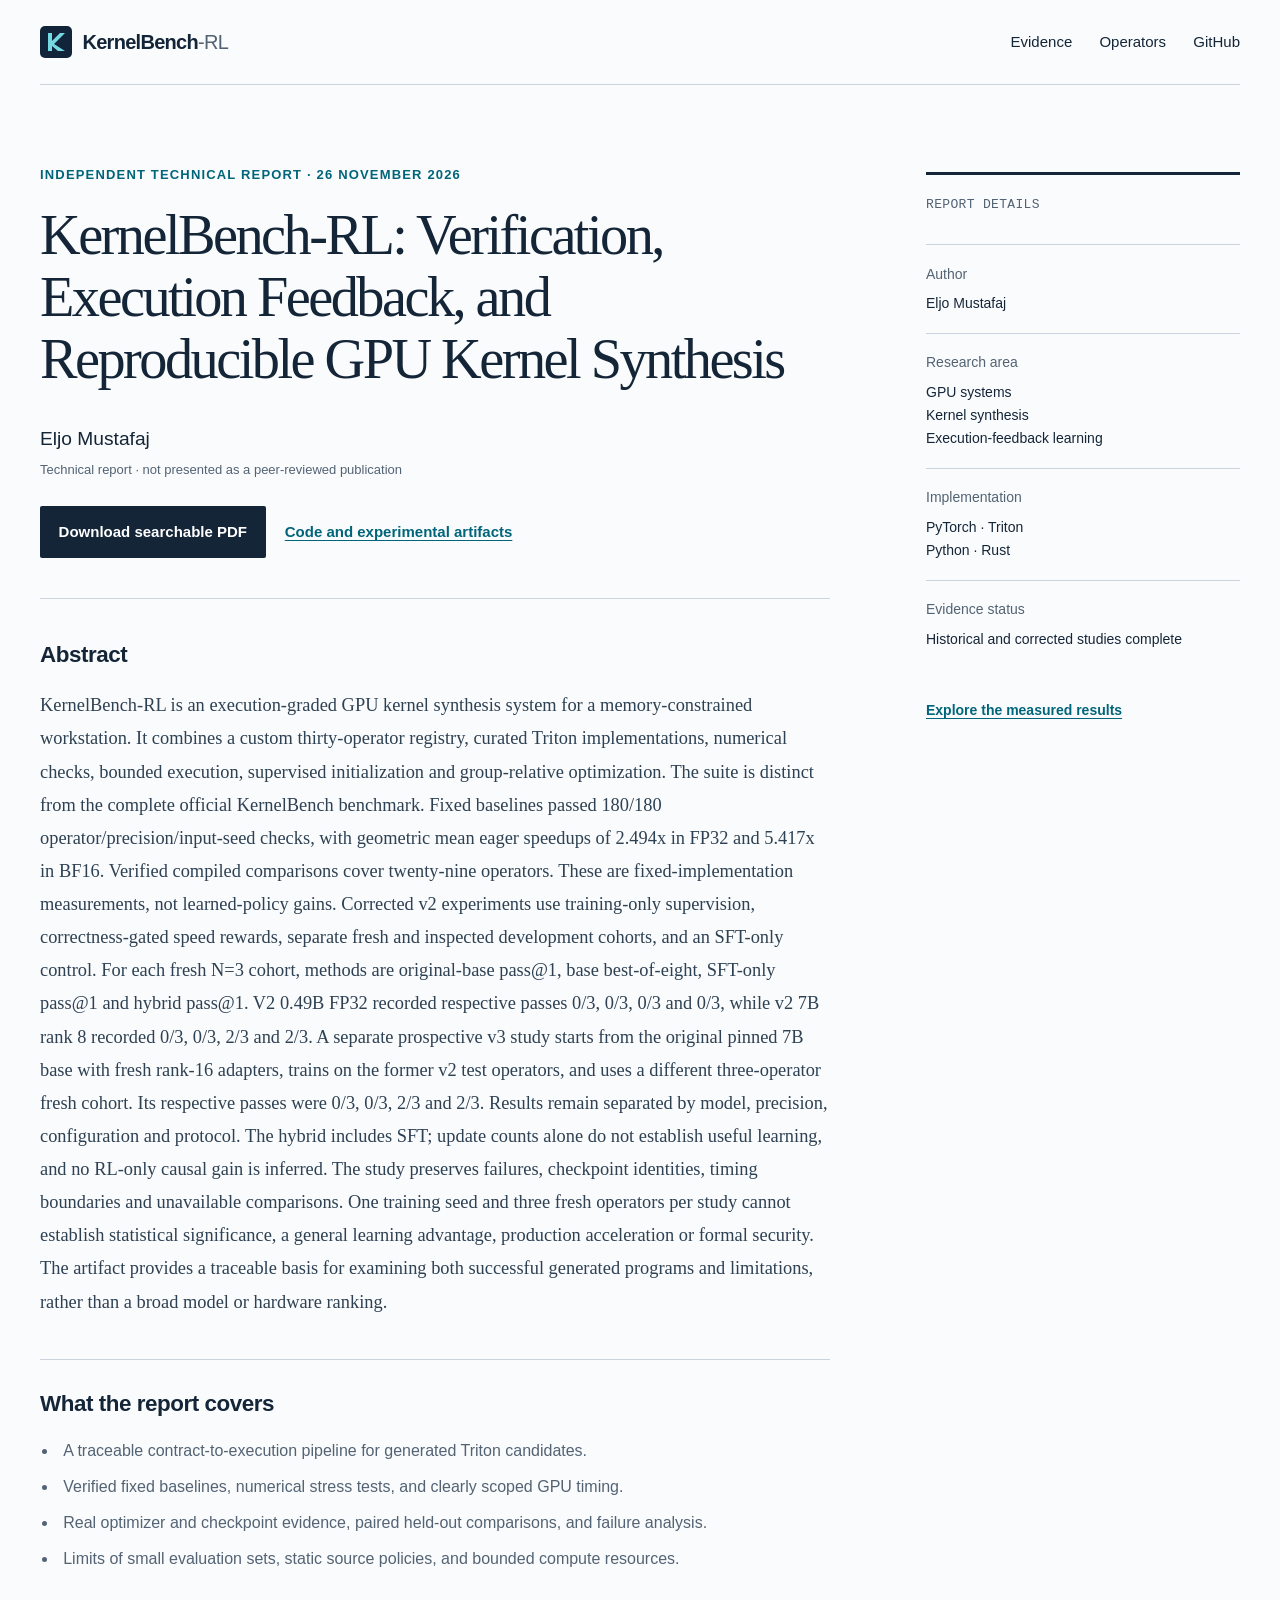
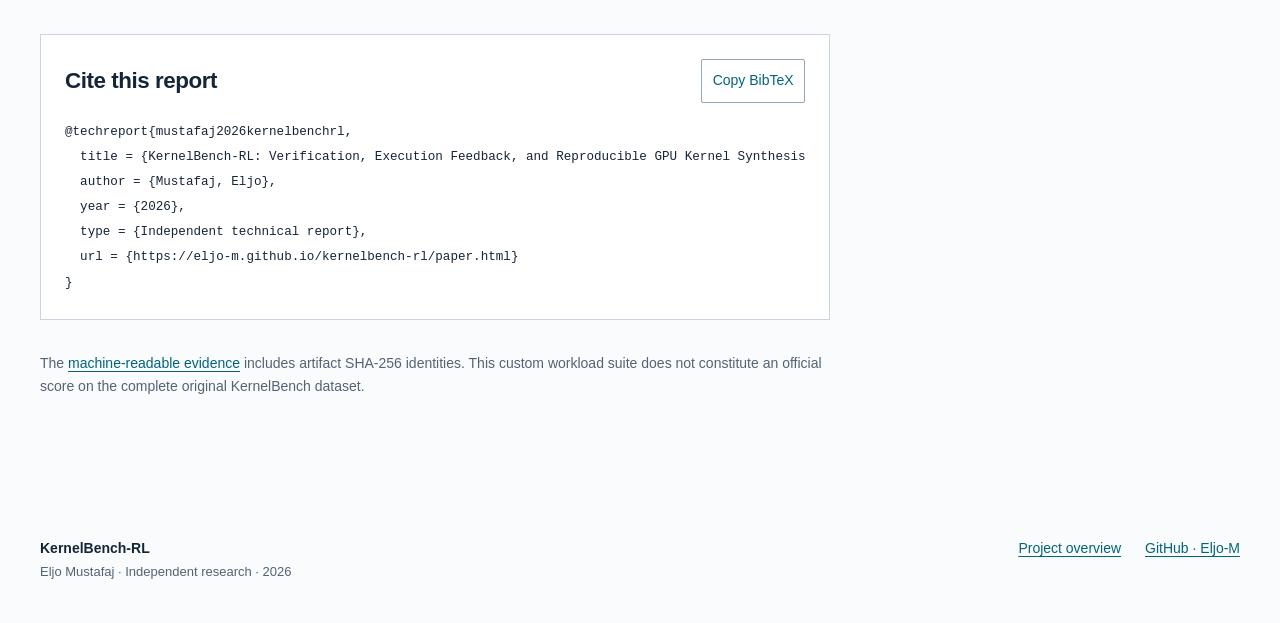
<file: website/archive-v0.2/paper.html>
<!doctype html>
<html lang="en"><head><meta charset="utf-8"><meta name="viewport" content="width=device-width, initial-scale=1"><meta name="description" content="Technical report by Eljo Mustafaj on verifiable GPU kernel synthesis, fixed baselines, and bounded execution-feedback training."><meta name="robots" content="index,follow"><meta name="citation_title" content="KernelBench-RL: Verification, Execution Feedback, and Reproducible GPU Kernel Synthesis"><meta name="citation_author" content="Eljo Mustafaj"><meta name="citation_publication_date" content="2026/11/26">
<!-- PUBLICATION_METADATA_START -->
<meta name="citation_pdf_url" content="https://eljo-m.github.io/kernelbench-rl/assets/kernelbench-rl-paper.pdf">
<meta name="citation_abstract_html_url" content="https://eljo-m.github.io/kernelbench-rl/paper.html">
<link rel="canonical" href="https://eljo-m.github.io/kernelbench-rl/paper.html">
<!-- PUBLICATION_METADATA_END -->
<title>KernelBench-RL — Technical report by Eljo Mustafaj</title><link rel="icon" href="assets/mark.svg" type="image/svg+xml"><link rel="stylesheet" href="assets/styles.css?v=0.2.0"><script src="assets/app.js?v=0.2.0" defer></script></head><body class="paper-page"><a class="skip-link" href="#main">Skip to content</a><div class="draft-notice" data-draft-notice hidden>Website draft · searchable PDF and publication origin await final configuration.</div><header class="site-header wrap"><a class="brand" href="index.html"><img src="assets/mark.svg" width="32" height="32" alt=""><span>KernelBench<span class="brand-suffix">-RL</span></span></a><nav aria-label="Main navigation"><a href="index.html#evidence">Evidence</a><a href="index.html#operators">Operators</a><a href="https://github.com/Eljo-M/kernelbench-rl">GitHub</a></nav></header>
<main id="main" class="paper-main wrap"><article class="paper-article"><p class="eyebrow">Independent technical report · 26 November 2026</p><h1>KernelBench-RL: Verification, Execution Feedback, and Reproducible GPU Kernel Synthesis</h1><p class="paper-author">Eljo Mustafaj</p><p class="paper-type">Technical report · not presented as a peer-reviewed publication</p><div class="paper-actions"><a class="button primary" id="paper-download" href="assets/kernelbench-rl-paper.pdf">Download searchable PDF</a><a class="text-link" href="https://github.com/Eljo-M/kernelbench-rl">Code and experimental artifacts</a></div>
<section class="abstract" aria-labelledby="abstract-title"><h2 id="abstract-title">Abstract</h2><p>KernelBench-RL is an execution-graded GPU kernel synthesis system for a memory-constrained workstation. It combines a custom thirty-operator registry, curated Triton implementations, numerical checks, bounded execution, supervised initialization and group-relative optimization. The suite is distinct from the complete official KernelBench benchmark. Fixed baselines passed 180/180 operator/precision/input-seed checks, with geometric mean eager speedups of 2.494x in FP32 and 5.417x in BF16. Verified compiled comparisons cover twenty-nine operators. These are fixed-implementation measurements, not learned-policy gains. Corrected v2 experiments use training-only supervision, correctness-gated speed rewards, separate fresh and inspected development cohorts, and an SFT-only control. For each fresh N=3 cohort, methods are original-base pass@1, base best-of-eight, SFT-only pass@1 and hybrid pass@1. V2 0.49B FP32 recorded respective passes 0/3, 0/3, 0/3 and 0/3, while v2 7B rank 8 recorded 0/3, 0/3, 2/3 and 2/3. A separate prospective v3 study starts from the original pinned 7B base with fresh rank-16 adapters, trains on the former v2 test operators, and uses a different three-operator fresh cohort. Its respective passes were 0/3, 0/3, 2/3 and 2/3. Results remain separated by model, precision, configuration and protocol. The hybrid includes SFT; update counts alone do not establish useful learning, and no RL-only causal gain is inferred. The study preserves failures, checkpoint identities, timing boundaries and unavailable comparisons. One training seed and three fresh operators per study cannot establish statistical significance, a general learning advantage, production acceleration or formal security. The artifact provides a traceable basis for examining both successful generated programs and limitations, rather than a broad model or hardware ranking.</p></section>
<section class="paper-contributions" aria-labelledby="contribution-title"><h2 id="contribution-title">What the report covers</h2><ul><li>A traceable contract-to-execution pipeline for generated Triton candidates.</li><li>Verified fixed baselines, numerical stress tests, and clearly scoped GPU timing.</li><li>Real optimizer and checkpoint evidence, paired held-out comparisons, and failure analysis.</li><li>Limits of small evaluation sets, static source policies, and bounded compute resources.</li></ul></section>
<section class="paper-citation" aria-labelledby="cite-title"><div class="citation-heading"><h2 id="cite-title">Cite this report</h2><button type="button" id="copy-citation">Copy BibTeX</button></div><pre tabindex="0"><code id="citation-text">@techreport{mustafaj2026kernelbenchrl,
  title = {KernelBench-RL: Verification, Execution Feedback, and Reproducible GPU Kernel Synthesis},
  author = {Mustafaj, Eljo},
  year = {2026},
  type = {Independent technical report},
  url = {https://eljo-m.github.io/kernelbench-rl/paper.html}
}</code></pre><p id="citation-status" role="status" aria-live="polite"></p></section><p class="paper-data-note">The <a href="results.json">machine-readable evidence</a> includes artifact SHA-256 identities. This custom workload suite does not constitute an official score on the complete original KernelBench dataset.</p></article>
<aside class="paper-sidebar"><p class="mono">REPORT DETAILS</p><dl><div><dt>Author</dt><dd>Eljo Mustafaj</dd></div><div><dt>Research area</dt><dd>GPU systems<br>Kernel synthesis<br>Execution-feedback learning</dd></div><div><dt>Implementation</dt><dd>PyTorch · Triton<br>Python · Rust</dd></div><div><dt>Evidence status</dt><dd>Historical and corrected studies complete</dd></div></dl><a class="text-link" href="index.html#evidence">Explore the measured results</a></aside></main><footer class="site-footer wrap"><p>KernelBench-RL<br><span>Eljo Mustafaj · Independent research · 2026</span></p><div><a href="index.html">Project overview</a><a href="https://github.com/Eljo-M">GitHub · Eljo-M</a></div></footer></body></html>
</file>
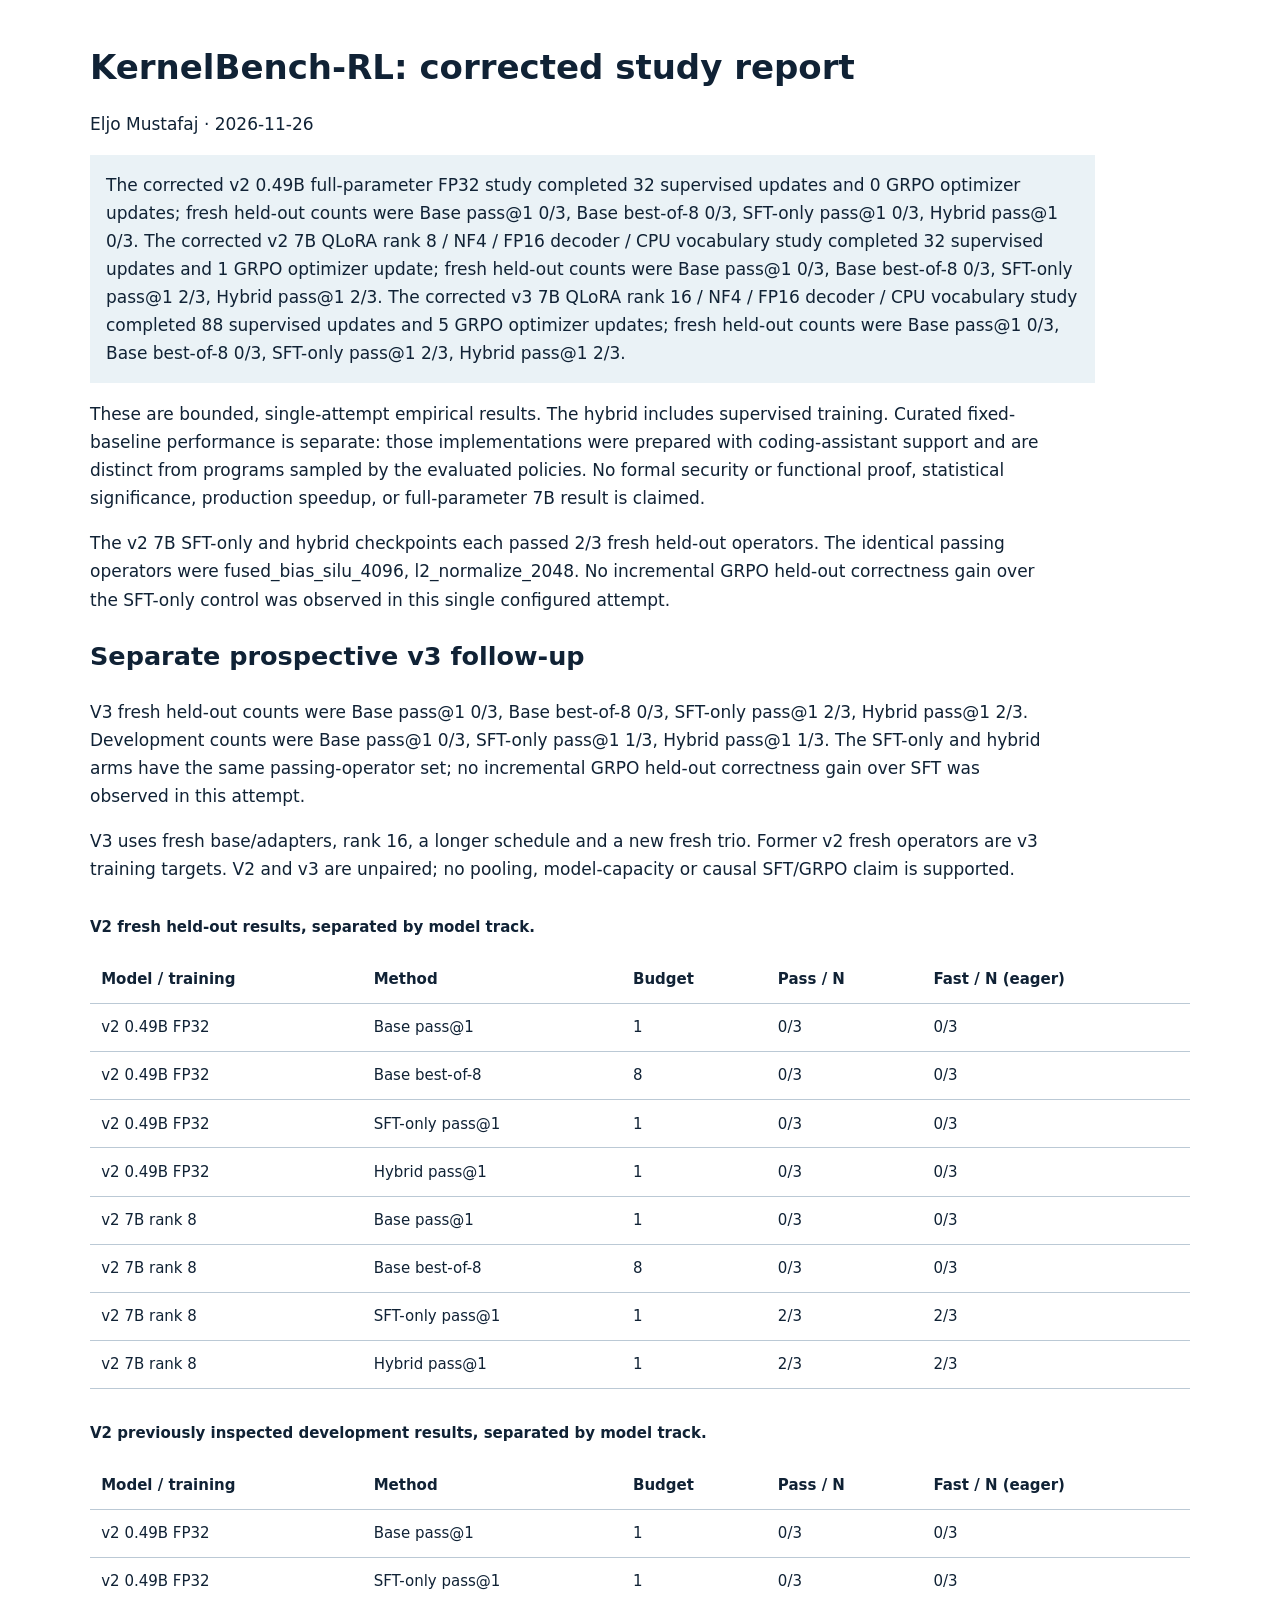
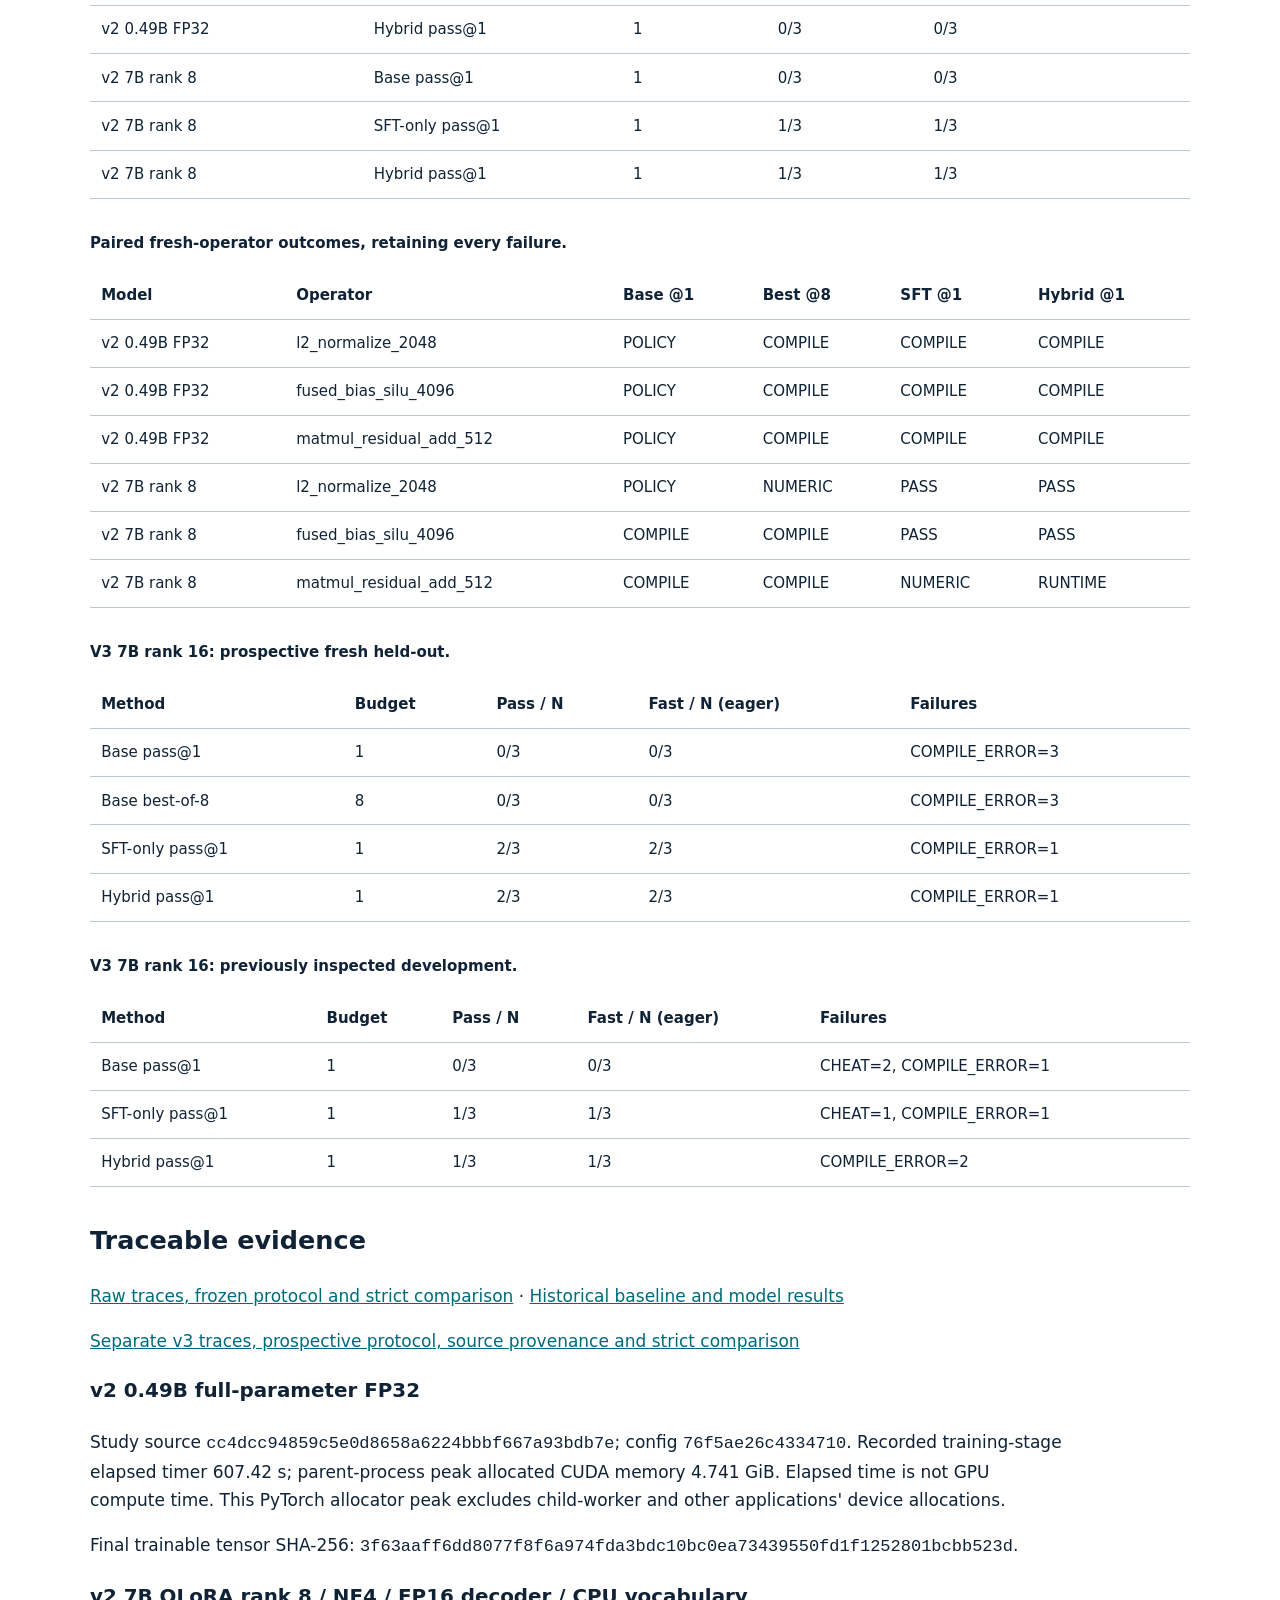
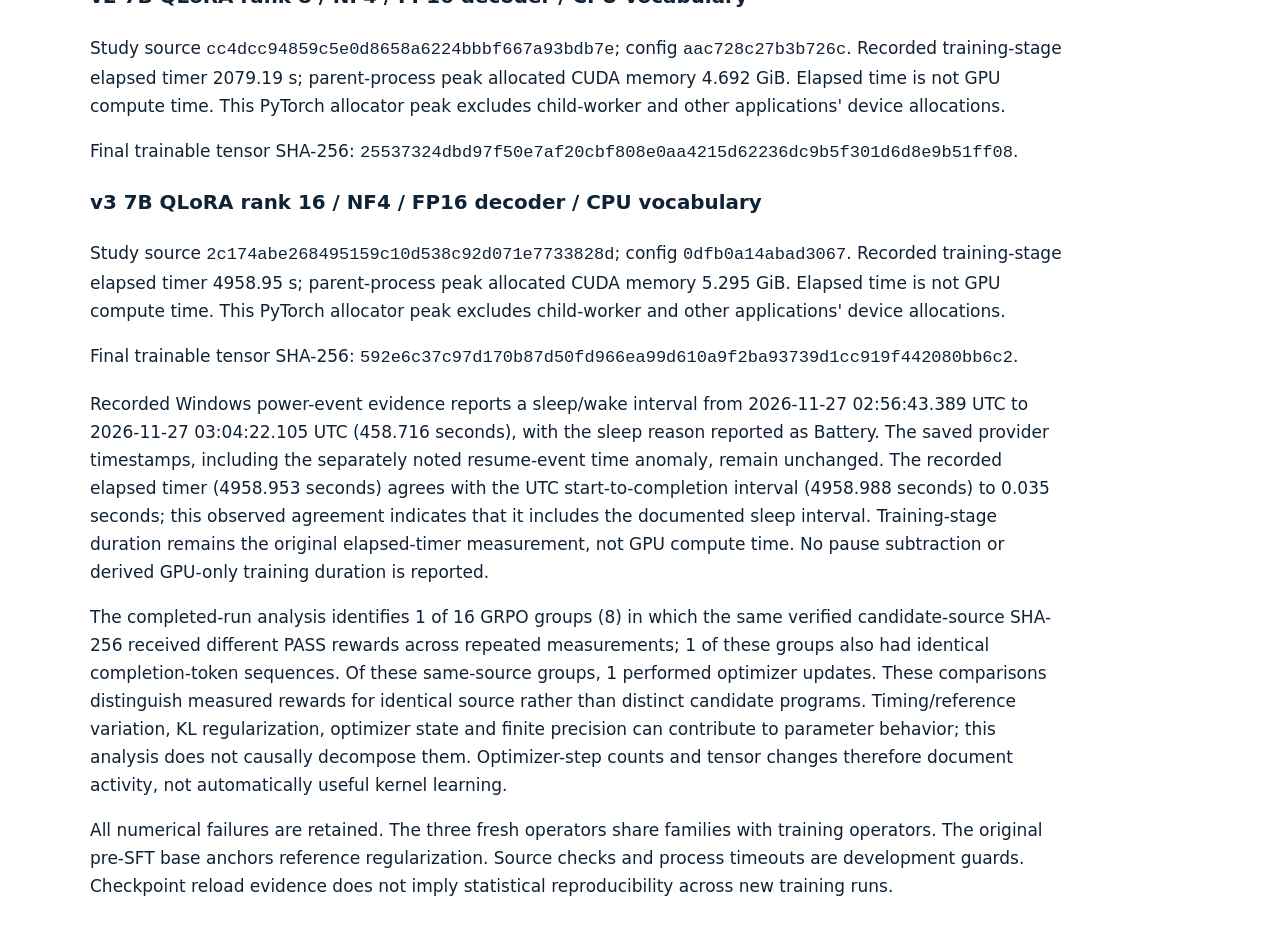
<file: website/archive-v0.2/report.html>
<!doctype html><html lang="en"><meta charset="utf-8"><meta name="viewport" content="width=device-width,initial-scale=1"><title>KernelBench-RL corrected study report</title><style>body{font:17px/1.65 system-ui;max-width:1100px;margin:3rem auto;padding:0 1.5rem;color:#102235}p{max-width:90ch}table{border-collapse:collapse;width:100%;min-width:650px;font-size:15px;margin:0}th,td{padding:.7rem;border-bottom:1px solid #bbc9d5;text-align:left;vertical-align:top}th{font-weight:650}code{overflow-wrap:anywhere;word-break:break-word}a{color:#006a7b}.note{background:#eaf2f6;padding:1rem}h1{line-height:1.15}caption{text-align:left;font-weight:700;padding:0 0 1rem}.report-table-scroll{overflow-x:auto;max-width:100%;margin:2rem 0;-webkit-overflow-scrolling:touch}.report-table-scroll:focus-visible{outline:3px solid #087ba3;outline-offset:4px}@media(max-width:600px){body{margin:2rem auto;padding:0 1rem}table{font-size:14px}th,td{padding:.65rem}}@media print{body{max-width:none;margin:0;padding:0;font:10.5pt/1.5 Georgia,serif;color:black}.report-table-scroll{overflow:visible;margin:1.2rem 0}table{min-width:0;width:100%;table-layout:fixed;font-size:9pt}thead{display:table-header-group}tfoot{display:table-footer-group}tr{break-inside:avoid}th,td{padding:.35rem;overflow-wrap:anywhere;word-break:break-word}h1,h2,h3,caption{break-after:avoid}a{color:black}.note{border:1px solid #bbb;background:white}code{font-size:8.5pt}}</style><h1>KernelBench-RL: corrected study report</h1><p>Eljo Mustafaj · 2026-11-26</p><p class="note">The corrected v2 0.49B full-parameter FP32 study completed 32 supervised updates and 0 GRPO optimizer updates; fresh held-out counts were Base pass@1 0/3, Base best-of-8 0/3, SFT-only pass@1 0/3, Hybrid pass@1 0/3. The corrected v2 7B QLoRA rank 8 / NF4 / FP16 decoder / CPU vocabulary study completed 32 supervised updates and 1 GRPO optimizer update; fresh held-out counts were Base pass@1 0/3, Base best-of-8 0/3, SFT-only pass@1 2/3, Hybrid pass@1 2/3. The corrected v3 7B QLoRA rank 16 / NF4 / FP16 decoder / CPU vocabulary study completed 88 supervised updates and 5 GRPO optimizer updates; fresh held-out counts were Base pass@1 0/3, Base best-of-8 0/3, SFT-only pass@1 2/3, Hybrid pass@1 2/3.</p><p>These are bounded, single-attempt empirical results. The hybrid includes supervised training. Curated fixed-baseline performance is separate: those implementations were prepared with coding-assistant support and are distinct from programs sampled by the evaluated policies. No formal security or functional proof, statistical significance, production speedup, or full-parameter 7B result is claimed.</p><p>The v2 7B SFT-only and hybrid checkpoints each passed 2/3 fresh held-out operators. The identical passing operators were fused_bias_silu_4096, l2_normalize_2048. No incremental GRPO held-out correctness gain over the SFT-only control was observed in this single configured attempt.</p><h2>Separate prospective v3 follow-up</h2><p>V3 fresh held-out counts were Base pass@1 0/3, Base best-of-8 0/3, SFT-only pass@1 2/3, Hybrid pass@1 2/3. Development counts were Base pass@1 0/3, SFT-only pass@1 1/3, Hybrid pass@1 1/3. The SFT-only and hybrid arms have the same passing-operator set; no incremental GRPO held-out correctness gain over SFT was observed in this attempt.</p><p>V3 uses fresh base/adapters, rank 16, a longer schedule and a new fresh trio. Former v2 fresh operators are v3 training targets. V2 and v3 are unpaired; no pooling, model-capacity or causal SFT/GRPO claim is supported.</p><div class="report-table-scroll" role="region" tabindex="0" aria-label="V2 fresh held-out results, separated by model track."><table><caption>V2 fresh held-out results, separated by model track.</caption><thead><tr><th scope="col">Model / training</th><th scope="col">Method</th><th scope="col">Budget</th><th scope="col">Pass / N</th><th scope="col">Fast / N (eager)</th></tr></thead><tbody><tr><td>v2 0.49B FP32</td><td>Base pass@1</td><td>1</td><td>0/3</td><td>0/3</td></tr><tr><td>v2 0.49B FP32</td><td>Base best-of-8</td><td>8</td><td>0/3</td><td>0/3</td></tr><tr><td>v2 0.49B FP32</td><td>SFT-only pass@1</td><td>1</td><td>0/3</td><td>0/3</td></tr><tr><td>v2 0.49B FP32</td><td>Hybrid pass@1</td><td>1</td><td>0/3</td><td>0/3</td></tr><tr><td>v2 7B rank 8</td><td>Base pass@1</td><td>1</td><td>0/3</td><td>0/3</td></tr><tr><td>v2 7B rank 8</td><td>Base best-of-8</td><td>8</td><td>0/3</td><td>0/3</td></tr><tr><td>v2 7B rank 8</td><td>SFT-only pass@1</td><td>1</td><td>2/3</td><td>2/3</td></tr><tr><td>v2 7B rank 8</td><td>Hybrid pass@1</td><td>1</td><td>2/3</td><td>2/3</td></tr></tbody></table></div><div class="report-table-scroll" role="region" tabindex="0" aria-label="V2 previously inspected development results, separated by model track."><table><caption>V2 previously inspected development results, separated by model track.</caption><thead><tr><th scope="col">Model / training</th><th scope="col">Method</th><th scope="col">Budget</th><th scope="col">Pass / N</th><th scope="col">Fast / N (eager)</th></tr></thead><tbody><tr><td>v2 0.49B FP32</td><td>Base pass@1</td><td>1</td><td>0/3</td><td>0/3</td></tr><tr><td>v2 0.49B FP32</td><td>SFT-only pass@1</td><td>1</td><td>0/3</td><td>0/3</td></tr><tr><td>v2 0.49B FP32</td><td>Hybrid pass@1</td><td>1</td><td>0/3</td><td>0/3</td></tr><tr><td>v2 7B rank 8</td><td>Base pass@1</td><td>1</td><td>0/3</td><td>0/3</td></tr><tr><td>v2 7B rank 8</td><td>SFT-only pass@1</td><td>1</td><td>1/3</td><td>1/3</td></tr><tr><td>v2 7B rank 8</td><td>Hybrid pass@1</td><td>1</td><td>1/3</td><td>1/3</td></tr></tbody></table></div><div class="report-table-scroll" role="region" tabindex="0" aria-label="Paired fresh-operator outcomes, retaining every failure."><table><caption>Paired fresh-operator outcomes, retaining every failure.</caption><thead><tr><th scope="col">Model</th><th scope="col">Operator</th><th scope="col">Base @1</th><th scope="col">Best @8</th><th scope="col">SFT @1</th><th scope="col">Hybrid @1</th></tr></thead><tbody><tr><td>v2 0.49B FP32</td><td>l2_normalize_2048</td><td>POLICY</td><td>COMPILE</td><td>COMPILE</td><td>COMPILE</td></tr><tr><td>v2 0.49B FP32</td><td>fused_bias_silu_4096</td><td>POLICY</td><td>COMPILE</td><td>COMPILE</td><td>COMPILE</td></tr><tr><td>v2 0.49B FP32</td><td>matmul_residual_add_512</td><td>POLICY</td><td>COMPILE</td><td>COMPILE</td><td>COMPILE</td></tr><tr><td>v2 7B rank 8</td><td>l2_normalize_2048</td><td>POLICY</td><td>NUMERIC</td><td>PASS</td><td>PASS</td></tr><tr><td>v2 7B rank 8</td><td>fused_bias_silu_4096</td><td>COMPILE</td><td>COMPILE</td><td>PASS</td><td>PASS</td></tr><tr><td>v2 7B rank 8</td><td>matmul_residual_add_512</td><td>COMPILE</td><td>COMPILE</td><td>NUMERIC</td><td>RUNTIME</td></tr></tbody></table></div><div class="report-table-scroll" role="region" tabindex="0" aria-label="V3 7B rank 16: prospective fresh held-out."><table><caption>V3 7B rank 16: prospective fresh held-out.</caption><thead><tr><th scope="col">Method</th><th scope="col">Budget</th><th scope="col">Pass / N</th><th scope="col">Fast / N (eager)</th><th scope="col">Failures</th></tr></thead><tbody><tr><td>Base pass@1</td><td>1</td><td>0/3</td><td>0/3</td><td>COMPILE_ERROR=3</td></tr><tr><td>Base best-of-8</td><td>8</td><td>0/3</td><td>0/3</td><td>COMPILE_ERROR=3</td></tr><tr><td>SFT-only pass@1</td><td>1</td><td>2/3</td><td>2/3</td><td>COMPILE_ERROR=1</td></tr><tr><td>Hybrid pass@1</td><td>1</td><td>2/3</td><td>2/3</td><td>COMPILE_ERROR=1</td></tr></tbody></table></div><div class="report-table-scroll" role="region" tabindex="0" aria-label="V3 7B rank 16: previously inspected development."><table><caption>V3 7B rank 16: previously inspected development.</caption><thead><tr><th scope="col">Method</th><th scope="col">Budget</th><th scope="col">Pass / N</th><th scope="col">Fast / N (eager)</th><th scope="col">Failures</th></tr></thead><tbody><tr><td>Base pass@1</td><td>1</td><td>0/3</td><td>0/3</td><td>CHEAT=2, COMPILE_ERROR=1</td></tr><tr><td>SFT-only pass@1</td><td>1</td><td>1/3</td><td>1/3</td><td>CHEAT=1, COMPILE_ERROR=1</td></tr><tr><td>Hybrid pass@1</td><td>1</td><td>1/3</td><td>1/3</td><td>COMPILE_ERROR=2</td></tr></tbody></table></div><h2>Traceable evidence</h2><p><a href="https://github.com/Eljo-M/kernelbench-rl/tree/main/experiments/retry_v2">Raw traces, frozen protocol and strict comparison</a> · <a href="https://github.com/Eljo-M/kernelbench-rl/blob/main/RESULTS.md">Historical baseline and model results</a></p><p><a href="https://github.com/Eljo-M/kernelbench-rl/tree/main/experiments/retry_v3">Separate v3 traces, prospective protocol, source provenance and strict comparison</a></p><h3>v2 0.49B full-parameter FP32</h3><p>Study source <code>cc4dcc94859c5e0d8658a6224bbbf667a93bdb7e</code>; config <code>76f5ae26c4334710</code>. Recorded training-stage elapsed timer 607.42 s; parent-process peak allocated CUDA memory 4.741 GiB. Elapsed time is not GPU compute time. This PyTorch allocator peak excludes child-worker and other applications' device allocations.</p><p>Final trainable tensor SHA-256: <code>3f63aaff6dd8077f8f6a974fda3bdc10bc0ea73439550fd1f1252801bcbb523d</code>.</p><h3>v2 7B QLoRA rank 8 / NF4 / FP16 decoder / CPU vocabulary</h3><p>Study source <code>cc4dcc94859c5e0d8658a6224bbbf667a93bdb7e</code>; config <code>aac728c27b3b726c</code>. Recorded training-stage elapsed timer 2079.19 s; parent-process peak allocated CUDA memory 4.692 GiB. Elapsed time is not GPU compute time. This PyTorch allocator peak excludes child-worker and other applications' device allocations.</p><p>Final trainable tensor SHA-256: <code>25537324dbd97f50e7af20cbf808e0aa4215d62236dc9b5f301d6d8e9b51ff08</code>.</p><h3>v3 7B QLoRA rank 16 / NF4 / FP16 decoder / CPU vocabulary</h3><p>Study source <code>2c174abe268495159c10d538c92d071e7733828d</code>; config <code>0dfb0a14abad3067</code>. Recorded training-stage elapsed timer 4958.95 s; parent-process peak allocated CUDA memory 5.295 GiB. Elapsed time is not GPU compute time. This PyTorch allocator peak excludes child-worker and other applications' device allocations.</p><p>Final trainable tensor SHA-256: <code>592e6c37c97d170b87d50fd966ea99d610a9f2ba93739d1cc919f442080bb6c2</code>.</p><p>Recorded Windows power-event evidence reports a sleep/wake interval from 2026-11-27 02:56:43.389 UTC to 2026-11-27 03:04:22.105 UTC (458.716 seconds), with the sleep reason reported as Battery. The saved provider timestamps, including the separately noted resume-event time anomaly, remain unchanged. The recorded elapsed timer (4958.953 seconds) agrees with the UTC start-to-completion interval (4958.988 seconds) to 0.035 seconds; this observed agreement indicates that it includes the documented sleep interval. Training-stage duration remains the original elapsed-timer measurement, not GPU compute time. No pause subtraction or derived GPU-only training duration is reported.</p><p>The completed-run analysis identifies 1 of 16 GRPO groups (8) in which the same verified candidate-source SHA-256 received different PASS rewards across repeated measurements; 1 of these groups also had identical completion-token sequences. Of these same-source groups, 1 performed optimizer updates. These comparisons distinguish measured rewards for identical source rather than distinct candidate programs. Timing/reference variation, KL regularization, optimizer state and finite precision can contribute to parameter behavior; this analysis does not causally decompose them. Optimizer-step counts and tensor changes therefore document activity, not automatically useful kernel learning.</p><p>All numerical failures are retained. The three fresh operators share families with training operators. The original pre-SFT base anchors reference regularization. Source checks and process timeouts are development guards. Checkpoint reload evidence does not imply statistical reproducibility across new training runs.</p></html>
</file>
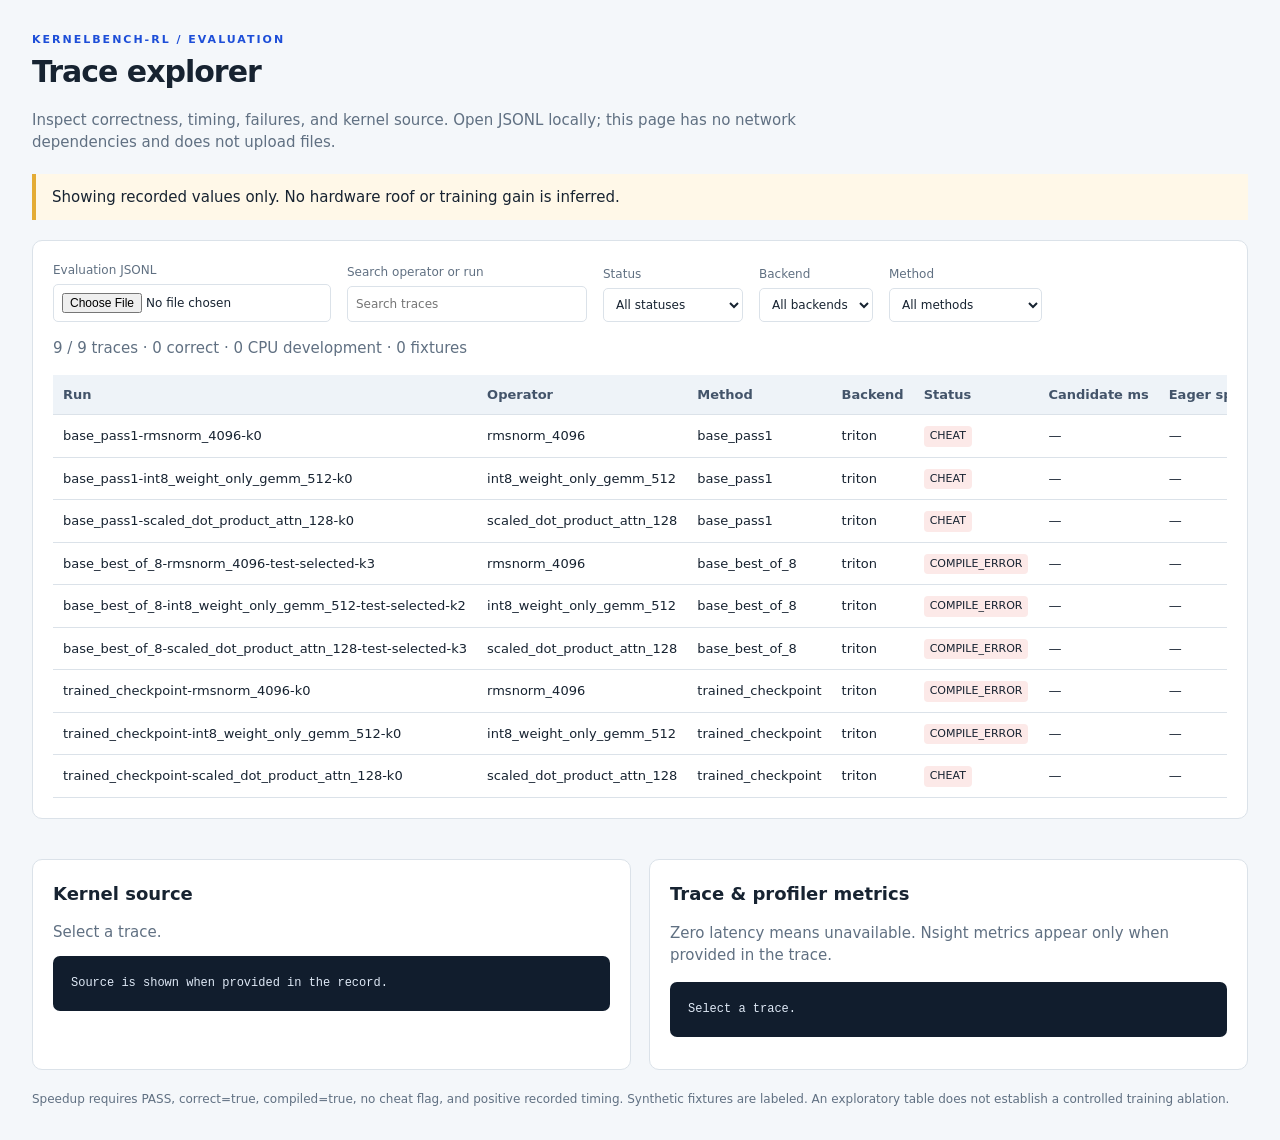
<file: experiments/laptop_fullparam/report/report.html>
<!doctype html>
<html lang="en">
<meta charset="utf-8">
<meta name="viewport" content="width=device-width,initial-scale=1">
<title>KernelBench-RL trace explorer</title>
<style>
:root{color-scheme:light;--ink:#172331;--muted:#607082;--line:#dbe2e9;--blue:#1d4ed8}*{box-sizing:border-box}body{margin:0;background:#f4f7fa;color:var(--ink);font:15px/1.5 system-ui,sans-serif}main{max-width:1440px;margin:auto;padding:32px}h1{margin:0;font-size:30px;letter-spacing:-1px}h2{margin-top:0;font-size:18px}.eyebrow{text-transform:uppercase;letter-spacing:2px;color:var(--blue);font-size:11px;font-weight:750}.muted{color:var(--muted)}.notice{border-left:4px solid #e4ac35;background:#fff8e8;padding:12px 16px;margin:20px 0}header p{max-width:820px}section{background:white;border:1px solid var(--line);border-radius:10px;padding:20px;margin:20px 0}.tools{display:flex;flex-wrap:wrap;gap:16px;align-items:end}label{display:flex;flex-direction:column;gap:5px;font-size:12px;color:var(--muted)}input,select,button{font:inherit;border:1px solid var(--line);border-radius:5px;padding:8px;background:white;color:var(--ink)}input[type=search]{min-width:240px}button{cursor:pointer;color:var(--blue)}.table-wrap{overflow:auto;max-height:540px}table{border-collapse:collapse;width:100%;font-variant-numeric:tabular-nums;font-size:13px}th,td{padding:10px;border-bottom:1px solid var(--line);text-align:left;white-space:nowrap}th{position:sticky;top:0;background:#eef3f8;color:#43546a}tr.selected{background:#eaf0ff}tbody tr{cursor:pointer}tbody tr:hover{background:#f5f8fc}.status{display:inline-block;border-radius:4px;padding:2px 6px;background:#fce9e8;font-size:11px}.status.pass{background:#e2f2e8;color:#176340}.details{display:grid;grid-template-columns:1fr 1fr;gap:18px}pre{white-space:pre-wrap;overflow-wrap:anywhere;background:#111d2d;color:#dfe9f6;border-radius:7px;padding:18px;font:12px/1.6 ui-monospace,monospace;max-height:520px;overflow:auto}#error{color:#a52b26;white-space:pre-wrap}.stats{font-variant-numeric:tabular-nums}.empty{padding:28px;text-align:center;color:var(--muted)}footer{font-size:12px;color:var(--muted)}@media(max-width:800px){main{padding:18px}.details{grid-template-columns:1fr}h1{font-size:25px}}
</style>
<main>
<header><div class="eyebrow">KernelBench-RL / Evaluation</div><h1>Trace explorer</h1><p class="muted">Inspect correctness, timing, failures, and kernel source. Open JSONL locally; this page has no network dependencies and does not upload files.</p></header>
<div id="notice" class="notice" role="status">Load evaluation traces to begin. CPU development timings are not GPU benchmark results.</div>
<section><div class="tools"><label>Evaluation JSONL<input id="file" type="file" accept=".jsonl,.json,.txt"></label><label>Search operator or run<input id="search" type="search" placeholder="Search traces"></label><label>Status<select id="status"><option value="">All statuses</option></select></label><label>Backend<select id="backend"><option value="">All backends</option></select></label><label>Method<select id="method"><option value="">All methods</option></select></label></div><p id="counts" class="muted stats"></p><div id="error" role="alert"></div><div class="table-wrap"><table><thead><tr><th>Run</th><th>Operator</th><th>Method</th><th>Backend</th><th>Status</th><th>Candidate ms</th><th>Eager speedup</th><th>Compile speedup</th><th>Reward</th></tr></thead><tbody id="rows"></tbody></table></div></section>
<div class="details"><section><h2>Kernel source</h2><div id="selection" class="muted">Select a trace.</div><pre id="source">Source is shown when the record contains source_code or candidate_source.</pre></section><section><h2>Trace &amp; profiler metrics</h2><p class="muted">Zero latency means unavailable. Nsight metrics appear only when provided in the trace.</p><pre id="record">Select a trace to inspect its full record.</pre></section></div>
<footer>Speedup requires PASS, correct=true, compiled=true, no cheat flag, and positive recorded timing. Synthetic fixtures are labeled. An exploratory table does not establish a controlled training ablation.</footer>
</main>
<script type="application/json" id="data">[{"run_id": "base_pass1-rmsnorm_4096-k0", "op_name": "rmsnorm_4096", "level": 1, "backend": "triton", "status": "CHEAT", "compiled": false, "correct": false, "cheat_detected": true, "max_abs_err": 0.0, "eager_ms": 0.0, "compile_ms": 0.0, "candidate_ms": 0.0, "speedup_vs_eager": 0.0, "speedup_vs_compile": 0.0, "reward": -1.0, "achieved_tflops": 0.0, "arithmetic_intensity": 0.6237816764132553, "error_message": "GPU source policy: Forbidden import 'numpy'. Only ['__future__', 'math', 'torch', 'triton', 'triton.language'] are allowed.; Candidate must define at least one real `@triton.jit` kernel.; Host function '_ref_rmsnorm' performs forbidden host tensor arithmetic (Mult).; Host function '_ref_rmsnorm' performs forbidden host tensor arithmetic (Div).; Host function 'kernel_forward' calls disallowed tensor method 'x.astype()'.", "seed": 50042, "dtype": "fp32", "method": "base_pass1", "gpu_model": "unavailable", "timing_mode": "cuda_graph", "independent_seed": 60042, "isolation_boundary": "sanitized_child_process_trusted_only", "candidate_source": "# Import necessary libraries\nfrom triton import autotune as T, dtypes as dt\nimport numpy as np\n\ndef _ref_rmsnorm(x: np.ndarray, weight: np.ndarray, eps: float = 1e-06) -\u003e np.ndarray:\n    rms = np.sqrt(np.mean(x * x, axis=-1, keepdims=True) + eps)\n    return (x / rms) * weight\n\n@autotune(eps, eps=1e-06, max_warps=1000)\ndef kernel_forward(x: np.ndarray, weight: np.ndarray, eps: float = 1e-06, precision=\"ieee\") -\u003e np.ndarray:\n    \"\"\"\n    Fused RMSNorm over [256, 4096] Llama-7B hidden dimension.\n    \n    Parameters:\n    x (np.ndarray): Canonical shape (256, 4096) array, dtype float32\n    weight (np.ndarray): Canonical shape (4096,) array, dtype float32\n    eps (float): Scalar parameter, default 1e-06\n    precision (str): String representing the precision to use for the final float32 result\n        Accepted values are \"float32\" and \"integer\".\n    \n    Returns:\n    np.ndarray: Canonical shape (256, 4096) array, dtype float32\n    \"\"\"\n    # Ensure the shape contains at least 256 and 4096\n    if x.shape[0] \u003c 256 or x.shape[1] \u003c 4096:\n        raise ValueError(\"Input tensor must have at least 256 and 4096 dimensions\")\n    \n    x = x.astype(np.float32 )\n    bias = bias.astype(np.float32)\n    weight = weight.astype(np.float32) \n    \n    # Copy input and weight to Triton int type tensors\n    triton_x = x.astype(dt.int32)\n    triton_weight = weight.astype(dt.int32)\n    \n    # Compute the RMS norm using FFT\n    triton_x_fft = np.fft.fft(triton_x, axis=1)\n    triton_weight_fft = np.fft.fft(triton_weight, axis=1)\n    \n    # Compute the dot product between ''. The shift is preserved\n    dot_product_flip = triton_x_fft * triton_weight_fft.transpose(0, 1)\n    \n    # Compute the root mean square of the dot product\n    root_mean_square = np.sqrt(np.sum(dot_product_flip**2, axis=1))\n    \n    # Normalize the RMS norm and apply bias\n    normalized_rms_norm = (root_mean_square + bias) / (256 * 4096)\n    \n    # Convert back to floats for output type\n    normalized_rms_norm = normalized_rms_norm.astype(np.float32)\n    normalized_rms_norm = normalized_rms_norm.contiguous() # Preserve leading batch dimensions\n    \n    # Cast to the correct precision\n    normalized_rms_norm = normalized_rms_norm.bitwise_cast(precision)\n    \n    return normalized_rms_norm", "candidate_sha256": "2b75ef5e0f6672f61cf0290854f54e64b603cbc20e9944ba4e4800aca2838d06", "source_policy_sha256": "6712c40af7ce3ec3bcd8ac90e5f98bd1aa3998bd1ebeeafe31605cf4ec5851a1", "chat_template_applied": true, "prompt_sha256": "a3470797dd8dca18e6f3b1727dd9f09bc68f6810af0a0701d79ffe653501f785", "policy_updated": false, "split": "heldout", "heldout": true, "eval_phase": "heldout_test", "selection_method": "single_sample", "sample_k": 0, "budget_k": 1, "model_name_or_path": "../../work/models/Qwen2.5-Coder-0.5B-Instruct", "model_revision": "ea3f2471cf1b1f0db85067f1ef93848e38e88c25", "training_mode": "full_param_0.49b", "sampling_config": {"do_sample": true, "temperature": 1.0, "top_p": 1.0, "top_k": 0, "max_new_tokens": 1024}, "config_hash": "b06d4b72437f6cb2", "fixture": false, "generation_engine": "hf_eager", "checkpoint_identity": "base:ea3f2471cf1b1f0db85067f1ef93848e38e88c25"}, {"run_id": "base_pass1-int8_weight_only_gemm_512-k0", "op_name": "int8_weight_only_gemm_512", "level": 3, "backend": "triton", "status": "CHEAT", "compiled": false, "correct": false, "cheat_detected": true, "max_abs_err": 0.0, "eager_ms": 0.0, "compile_ms": 0.0, "candidate_ms": 0.0, "speedup_vs_eager": 0.0, "speedup_vs_compile": 0.0, "reward": -1.0, "achieved_tflops": 0.0, "arithmetic_intensity": 85.44415584415584, "error_message": "GPU source policy: Forbidden import 'numpy'. Only ['__future__', 'math', 'torch', 'triton', 'triton.language'] are allowed.; Forbidden import 'triton.jit'. Only ['__future__', 'math', 'torch', 'triton', 'triton.language'] are allowed.; Disallowed torch attribute 'tensordot'.; Disallowed torch attribute 'randn'.; Candidate must define at least one real `@triton.jit` kernel.", "seed": 50043, "dtype": "fp32", "method": "base_pass1", "gpu_model": "unavailable", "timing_mode": "cuda_graph", "independent_seed": 60043, "isolation_boundary": "sanitized_child_process_trusted_only", "candidate_source": "import torch\nimport numpy as np\nimport triton.jit as tjit\n\n# Define the kernel parameters\nkernel_name = \"int8_weight_only_gemm_512\"\nscale_factors = [10.0, 1.0]  # Example scale factors, adjust based on need\n\n@tjit.ifunct\ndef kernel_forward(x, qweight, scales):\n    \"\"\"\n    Function to perform GEMM (External Gemm Faster) with respect to integer weights and scales.\n    \n    Parameters:\n    - x: torch.Tensor of shape (128, 512), float32\n    - qweight: torch.Tensor of shape (512, 512), int8\n    - scales: torch.Tensor of shape (512,), float32\n    \n    Returns:\n    - torch.Tensor of shape (128, 512), float32\n    \"\"\"\n    # Initialize tensors\n    w_fp32 = qweight.float32 * scales[None, :]\n    result = torch.zeros_like(x, dtype=torch.float32)\n    \n    # Loop over each element in the batch\n    for i in range(x.shape[0]):\n        # Perform reduction per element\n        result[i, :] = torch.tensordot(x[i, :], w_fp32[i, :], dims=0)\n    \n    # Cast the output back to the floating input dtype\n    result = result.float32\n    \n    # Return the result\n    return result\n\n# Example usage:\nif __name__ == \"__main__\":\n    # Example tensors\n    x = torch.randn(128, 512).cuda()\n    qweight = torch.randn(512, 512).cuda()\n    scales = torch.randn(512).cuda()\n    \n    # Call the kernel\n    result = kernel_forward(x, qweight, scales)\n    \n    # Print the result\n    print(result)", "candidate_sha256": "1b2536ec5c0e156285e6c0f617837eb3970ecde3d155d338d0afee240532f4f7", "source_policy_sha256": "6712c40af7ce3ec3bcd8ac90e5f98bd1aa3998bd1ebeeafe31605cf4ec5851a1", "chat_template_applied": true, "prompt_sha256": "81f04d9fb76eaafa898eb816092332a09211360d68a4ee6a5dfff8d0bb38131f", "policy_updated": false, "split": "heldout", "heldout": true, "eval_phase": "heldout_test", "selection_method": "single_sample", "sample_k": 0, "budget_k": 1, "model_name_or_path": "../../work/models/Qwen2.5-Coder-0.5B-Instruct", "model_revision": "ea3f2471cf1b1f0db85067f1ef93848e38e88c25", "training_mode": "full_param_0.49b", "sampling_config": {"do_sample": true, "temperature": 1.0, "top_p": 1.0, "top_k": 0, "max_new_tokens": 1024}, "config_hash": "b06d4b72437f6cb2", "fixture": false, "generation_engine": "hf_eager", "checkpoint_identity": "base:ea3f2471cf1b1f0db85067f1ef93848e38e88c25"}, {"run_id": "base_pass1-scaled_dot_product_attn_128-k0", "op_name": "scaled_dot_product_attn_128", "level": 2, "backend": "triton", "status": "CHEAT", "compiled": false, "correct": false, "cheat_detected": true, "max_abs_err": 0.0, "eager_ms": 0.0, "compile_ms": 0.0, "candidate_ms": 0.0, "speedup_vs_eager": 0.0, "speedup_vs_compile": 0.0, "reward": -1.0, "achieved_tflops": 0.0, "arithmetic_intensity": 32.625, "error_message": "GPU source policy: Forbidden import 'numpy'. Only ['__future__', 'math', 'torch', 'triton', 'triton.language'] are allowed.; Forbidden from-import 'lib.tir'. Only ['__future__', 'math', 'torch', 'triton', 'triton.language'] are allowed.; Disallowed torch attribute 'einsum'.; Candidate must define at least one real `@triton.jit` kernel.; Candidate must define a top-level host entrypoint `def kernel_forward(...)`.", "seed": 50044, "dtype": "fp32", "method": "base_pass1", "gpu_model": "unavailable", "timing_mode": "cuda_graph", "independent_seed": 60044, "isolation_boundary": "sanitized_child_process_trusted_only", "candidate_source": "import numpy as np\nimport torch\nfrom lib.tir import *  # Assuming you have a custom Triton runtime library\n\n# Define the kernel function using TensorFlow\n@triton.jit\ndef scaled_dot_product_attn_128_kernel(q, k, v):\n    # Scaled dot product and softmax across dimensions - i.e., attention is non-projective\n    scores = q @ (k.swapaxes(-1, -2)) * np.float32(1.0 / np.sqrt(q.shape[-1]))\n    \n    # Apply softmax across reduced components\n    probs = _ref_causal_masked_softmax(scores)\n    \n    # Convert dtype\n    v = v.astype(np.float32)\n    \n    # Pass precision=\"ieee\" to allow more precision in dot computations\n    v = v.contiguous().astype(triton_sklearn_int_types)\n    \n    # Perform inner product\n    v_transpose = v.transpose((0, 2, 1, 3))\n    v_attention = np.dot(v_transpose, q)\n    \n    # Apply softmax across inner components of attention\n    probs_attention = _ref_causal_masked_softmax(v_attention)\n    \n    # Perform weighted sum of attentions\n    output = np.zeros_like(probs_attention)\n    output = torch.einsum('ijkl', probs_attention, probs)\n    \n    return output\n\ndef _ref_sdpa_causal(q: np.ndarray, k: np.ndarray, v: np.ndarray) -\u003e np.ndarray:\n    d = q.shape[-1]\n    scale = np.float32(1.0 / np.sqrt(d))\n    scores = np.matmul(q, np.swapaxes(k, -1, -2)) * scale\n    probs = _ref_causal_masked_softmax(scores)\n    return np.matmul(probs, v)\n\n# Example usage:\nif __name__ == \"__main__\":\n    q = np.random.randn(4, 8, 128, 64).astype(np.float32)\n    k = np.random.randn(4, 8, 128, 64).astype(np.float32)\n    v = np.random.randn(4, 8, 128, 64).astype(np.float32)\n    \n    output = scaled_dot_product_attn_128_kernel(q, k, v)\n    print(output)", "candidate_sha256": "353259f9cfb9d3f44a41ff1cc043f9cdc481c03b633b7b0491345718c304f990", "source_policy_sha256": "6712c40af7ce3ec3bcd8ac90e5f98bd1aa3998bd1ebeeafe31605cf4ec5851a1", "chat_template_applied": true, "prompt_sha256": "ff458ed7c6d28de4f4be959f0f9b12280e236843576ee8767f75aed46be056b6", "policy_updated": false, "split": "heldout", "heldout": true, "eval_phase": "heldout_test", "selection_method": "single_sample", "sample_k": 0, "budget_k": 1, "model_name_or_path": "../../work/models/Qwen2.5-Coder-0.5B-Instruct", "model_revision": "ea3f2471cf1b1f0db85067f1ef93848e38e88c25", "training_mode": "full_param_0.49b", "sampling_config": {"do_sample": true, "temperature": 1.0, "top_p": 1.0, "top_k": 0, "max_new_tokens": 1024}, "config_hash": "b06d4b72437f6cb2", "fixture": false, "generation_engine": "hf_eager", "checkpoint_identity": "base:ea3f2471cf1b1f0db85067f1ef93848e38e88c25"}, {"run_id": "base_best_of_8-rmsnorm_4096-test-selected-k3", "op_name": "rmsnorm_4096", "level": 1, "backend": "triton", "status": "COMPILE_ERROR", "compiled": false, "correct": false, "cheat_detected": false, "max_abs_err": 0.0, "eager_ms": 0.0, "compile_ms": 0.0, "candidate_ms": 0.0, "speedup_vs_eager": 0.0, "speedup_vs_compile": 0.0, "reward": 0.0, "achieved_tflops": 0.0, "arithmetic_intensity": 0.6237816764132553, "error_message": "invalid syntax (\u003cunknown\u003e, line 13)", "seed": 50042, "dtype": "fp32", "method": "base_best_of_8", "gpu_model": "unavailable", "timing_mode": "cuda_graph", "independent_seed": 60042, "isolation_boundary": "sanitized_child_process_trusted_only", "candidate_source": "import torch\nimport tl\n\n@triton.jit\ndef kernel_forward(x: tl.float32, weight: tl.float32, eps: float) -\u003e tl.float32:\n    # Convert input tensor to correct shape\n    x = x.astype(\"float32\")\n    \n    # Calculate RMS norm along the last dimension\n    rms_norm = tl.sqrt(x * x.astype(\"float32\").sum(-1, keepdims=True) + eps)\n    \n    # Construct the kernel with appropriate dimensions and precision\n    kernel = tl.reduce_add columnist(1., rms_norm.float32)\n    out = tl.matmul_checkpoint_kernel_scalar(\n        kernel,\n        tl.int04x4,\n        (tl.int04x4, ), \n        tl.int04i,\n        tl.int04i,\n        tl.int04i, \n        tl.int04d, \n        tl.int8x8, \n        tl.int08i, \n        tl.int08i, \n        tl.int08d, \n        tl.int8x8, \n        tl.int8i, \n        tl.int8d,\n        tl.int8x8, \n        tl.int8i, \n        tl.int8i,\n        tl.int8d,\n        tl.int8x8, \n        tl.int8i, \n        tl.int8i\n    )\n    \n    return out\n\n# Example usage\ninput_x = tl.tensor(torch.randn(1, 256, 4096), dtype=torch.float32)\ninput_weight = tl.tensor(torch.randn(4096), dtype=torch.float32)\neps = 1e-06\n\noutput = kernel_forward(input_x, input_weight, eps)\n\nprint(output)", "candidate_sha256": "3ca496398811e394fb839fa101fe81f3e632738891cff36481392647bacbdc54", "source_policy_sha256": "6712c40af7ce3ec3bcd8ac90e5f98bd1aa3998bd1ebeeafe31605cf4ec5851a1", "chat_template_applied": true, "prompt_sha256": "a3470797dd8dca18e6f3b1727dd9f09bc68f6810af0a0701d79ffe653501f785", "policy_updated": false, "split": "heldout", "heldout": true, "eval_phase": "heldout_test", "selection_method": "validation_seed_regrade", "sample_k": 3, "budget_k": 8, "model_name_or_path": "../../work/models/Qwen2.5-Coder-0.5B-Instruct", "model_revision": "ea3f2471cf1b1f0db85067f1ef93848e38e88c25", "training_mode": "full_param_0.49b", "sampling_config": {"do_sample": true, "temperature": 1.0, "top_p": 1.0, "top_k": 0, "max_new_tokens": 1024}, "config_hash": "b06d4b72437f6cb2", "fixture": false, "generation_engine": "hf_eager", "checkpoint_identity": "base:ea3f2471cf1b1f0db85067f1ef93848e38e88c25"}, {"run_id": "base_best_of_8-int8_weight_only_gemm_512-test-selected-k2", "op_name": "int8_weight_only_gemm_512", "level": 3, "backend": "triton", "status": "COMPILE_ERROR", "compiled": false, "correct": false, "cheat_detected": false, "max_abs_err": 0.0, "eager_ms": 0.0, "compile_ms": 0.0, "candidate_ms": 0.0, "speedup_vs_eager": 0.0, "speedup_vs_compile": 0.0, "reward": 0.0, "achieved_tflops": 0.0, "arithmetic_intensity": 85.44415584415584, "error_message": "invalid syntax (\u003cunknown\u003e, line 45)", "seed": 50043, "dtype": "fp32", "method": "base_best_of_8", "gpu_model": "unavailable", "timing_mode": "cuda_graph", "independent_seed": 60043, "isolation_boundary": "sanitized_child_process_trusted_only", "candidate_source": "import torch\nimport tl\n\n@triton.jit\ndef kernel_forward(x: torch.Tensor, qweight: torch.Tensor, scales: torch.Tensor) -\u003e torch.Tensor:\n    w_fp32 = qweight.astype(torch.float32) * scales[None, :]\n    \n    # Compute the block and thread dimensions\n    block_dim = (x.shape[0], x.shape[1] // 4 // 4)\n    thread_dim = (x.shape[0] // block_dim[0], x.shape[1] // block_dim[1])\n    \n    # Allocate memory for dot products and reduction\n    reduction_output = torch.zeros(x.shape, dtype=x.dtype)\n    \n    # Define reduction operation for accumulation in tensor\n    @triton.jit\n    def reducei(dst: torch.Tensor, src: torch.Tensor) -\u003e None:\n        out = dst.data \n        out += src.data\n    \n    @triton.jit\n    def dot(a: torch.Tensor, b: torch.Tensor, d: torch.Tensor, out: torch.Tensor) -\u003e None:\n        c = torch.einsum('ij,kl-\u003ekl', a, b)\n        out.data = c\n    \n    @triton.jit\n    def dot_l2_computation(a: torch.Tensor, b: torch.Tensor, out: torch.Tensor) -\u003e None:\n        c = torch.pow(a.data, 2) + torch.pow(b.data, 2)\n        out.data = c\n    \n    @triton.jit\n    def dot_l2_mul(a: torch.Tensor, b: torch.Tensor, out: torch.Tensor) -\u003e None:\n        c = torch.matmul(a.data, b.data)\n        out.data = c\n    \n    with torch.no_grad():\n        for dim in range(num_threads_per_block[0]):\n            for col in range(num_threads_per_block[1]):\n                # Segment the tensor onto blocks\n                b = x[:, (dim * block_dim[1] + col)]\n                # Compute w and v\n                w = w_fp32[:, (dim * block_dim[1] + col)]\n                \n                # Reduce the matrix on each block\n                dot Then reducei(out, w)\n                dot_lr2_computation(out, w, reduction_output)\n                dot_l2_mul(out, w, reduction_output)\n            \n        # Accumulate the reduction results\n        out *= scales\n    \n    # Convert to original dtype\n    x = x.contiguous()\n    x = x.float32()\n    return x\n\n# Example input for the kernel\ninput_tensor = torch.randn(128, 512).cuda()\nqweight_tensor = torch.tensor([0.1, 0.2, 0.3, 0.4], dtype=torch.int8).to('cuda')\nscales_tensor = torch.tensor([0.01, 0.02, 0.03, 0.04], dtype=torch.float32).to('cuda')\n\n# Call the kernel\noutput = kernel_forward(input_tensor, qweight_tensor, scales_tensor)\nprint(output)", "candidate_sha256": "966653cbc187b2bac0b24aaf8520e2ae09f4c65d6e40850b76aa7eeecf549860", "source_policy_sha256": "6712c40af7ce3ec3bcd8ac90e5f98bd1aa3998bd1ebeeafe31605cf4ec5851a1", "chat_template_applied": true, "prompt_sha256": "81f04d9fb76eaafa898eb816092332a09211360d68a4ee6a5dfff8d0bb38131f", "policy_updated": false, "split": "heldout", "heldout": true, "eval_phase": "heldout_test", "selection_method": "validation_seed_regrade", "sample_k": 2, "budget_k": 8, "model_name_or_path": "../../work/models/Qwen2.5-Coder-0.5B-Instruct", "model_revision": "ea3f2471cf1b1f0db85067f1ef93848e38e88c25", "training_mode": "full_param_0.49b", "sampling_config": {"do_sample": true, "temperature": 1.0, "top_p": 1.0, "top_k": 0, "max_new_tokens": 1024}, "config_hash": "b06d4b72437f6cb2", "fixture": false, "generation_engine": "hf_eager", "checkpoint_identity": "base:ea3f2471cf1b1f0db85067f1ef93848e38e88c25"}, {"run_id": "base_best_of_8-scaled_dot_product_attn_128-test-selected-k3", "op_name": "scaled_dot_product_attn_128", "level": 2, "backend": "triton", "status": "COMPILE_ERROR", "compiled": false, "correct": false, "cheat_detected": false, "max_abs_err": 0.0, "eager_ms": 0.0, "compile_ms": 0.0, "candidate_ms": 0.0, "speedup_vs_eager": 0.0, "speedup_vs_compile": 0.0, "reward": 0.0, "achieved_tflops": 0.0, "arithmetic_intensity": 32.625, "error_message": "invalid syntax (\u003cunknown\u003e, line 28)", "seed": 50044, "dtype": "fp32", "method": "base_best_of_8", "gpu_model": "unavailable", "timing_mode": "cuda_graph", "independent_seed": 60044, "isolation_boundary": "sanitized_child_process_trusted_only", "candidate_source": "import torch\nimport torch.nn as nn\nfrom .. import _ref_dot, _ref_causal_masked_softmax, arraylike_input_shapes\n\n@triton.jit\ndef scaled_dot_product_attn_128(q, k, v):\n    d = q.shape[-1]\n\n    # Cast dot product and mask to float32 for similar shape inputs\n    scores = torch.matmul(q, torch.swapaxes(k, -1, -2))\n    probs = _ref_causal_masked_softmax(scores)\n\n    # Sum the second dimension\n    sum_v = torch.sum(v, -1, keepdim=True)\n    sum_v = torch.transpose(sum_v, 0, 1)\n\n    # Reshape sum_v to match q's shape and cast to float32\n    sum_v = sum_v.reshape(q.shape[:-1], 1, -1)\n\n    # Perform dot product at logits\n    results = torch.matmul(probs, sum_v)\n\n    return results\n\n# Wrapper to support ref entrypoint signatures, safely preserving arguments order, and using mixed precision\ndef kernel_forward(q, k, v):\n    # Check dtype consistency\n    assert all(q.dtype == k.dtype == v.dtype),\n        \"All input tensors must have the same dtype for compatibility.\"\n\n    # Check shape compatibility, preserving arbitrary leading dims\n    q_dims = arraylike_input_shapes(q, [4, 8, 128, 64])\n    k_dims = arraylike_input_shapes(k, [4, 8, 128, 64])\n    v_dims = arraylike_input_shapes(v, [4, 8, 128, 64])\n\n    # Shapeful decompose q, k, v for dimension-preserving reduction\n    q = q.permute(2, 3, 0, 1)\n    k = k.permute(2, 3, 0, 1)\n    v = v.permute(2, 3, 0, 1)\n\n    # Call ref function to calculate the attention scores\n    scores = _ref_sdpa_causal(q, k, v)\n\n    # Ensure scores are of the correct shape for float32\n    assert scores.shape == q_dims, \"Scores must have the same shape as input tensors.\"\n\n    # Reshape and cast output to float32\n    results = scores.contiguous(dtype=torch.float32)\n    results = results.reshape(q_dims[:-1], 1, -1)\n\n    return results", "candidate_sha256": "fa0f7d0fb89d6da4f47d72d3e5fb97988593302c805be71e0203c2675fc0cef8", "source_policy_sha256": "6712c40af7ce3ec3bcd8ac90e5f98bd1aa3998bd1ebeeafe31605cf4ec5851a1", "chat_template_applied": true, "prompt_sha256": "ff458ed7c6d28de4f4be959f0f9b12280e236843576ee8767f75aed46be056b6", "policy_updated": false, "split": "heldout", "heldout": true, "eval_phase": "heldout_test", "selection_method": "validation_seed_regrade", "sample_k": 3, "budget_k": 8, "model_name_or_path": "../../work/models/Qwen2.5-Coder-0.5B-Instruct", "model_revision": "ea3f2471cf1b1f0db85067f1ef93848e38e88c25", "training_mode": "full_param_0.49b", "sampling_config": {"do_sample": true, "temperature": 1.0, "top_p": 1.0, "top_k": 0, "max_new_tokens": 1024}, "config_hash": "b06d4b72437f6cb2", "fixture": false, "generation_engine": "hf_eager", "checkpoint_identity": "base:ea3f2471cf1b1f0db85067f1ef93848e38e88c25"}, {"run_id": "trained_checkpoint-rmsnorm_4096-k0", "op_name": "rmsnorm_4096", "level": 1, "backend": "triton", "status": "COMPILE_ERROR", "compiled": false, "correct": false, "cheat_detected": false, "max_abs_err": 0.0, "eager_ms": 0.0, "compile_ms": 0.0, "candidate_ms": 0.0, "speedup_vs_eager": 0.0, "speedup_vs_compile": 0.0, "reward": 0.0, "achieved_tflops": 0.0, "arithmetic_intensity": 0.6237816764132553, "error_message": "invalid syntax (\u003cunknown\u003e, line 18)", "seed": 50042, "dtype": "fp32", "method": "trained_checkpoint", "gpu_model": "unavailable", "timing_mode": "cuda_graph", "independent_seed": 60042, "isolation_boundary": "sanitized_child_process_trusted_only", "candidate_source": "# Importing necessary libraries\nimport torch\nimport numpy as np\nimport tl\n\n# Proto type definition for the OpenAI Triton @triton.jit kernel\ntriton_rmsnorm_4096 = tl.jit([\n    tl.float32[:, tl.int64],    # IN x\n    tl.float32[:, tl.int64],    # IN weight\n    tl.float32[:, tl.int64],    # IN eps\n    tl.float32,                # OUT rms\n])\n\n# Kernel implementation\ndef kernel_forward(x, weight, eps=1e-06):\n    # Preparing inputs for the OpenAI Triton kernel\n    s = len(x)\n    d digs = 4096\n    d_sca = divmod(d digs, 8)[1]\n    \n    # Preparing memory structures\n    x_triton = tl.float32.create(s, d_sca)\n    w_triton = tl.float32.create(s, d_sca)\n    w_per_block = tl.float32.create(triton_rmsnorm_4096.shape)\n    \n    # Allocating and populating x_triton\n    x_alloc = x.triton_contiguous(s, d_sca )\n    x_triton[:] = x.numpy()\n    x_triton |= s\n    \n    # Allocating and populating weight_triton\n    w_alloc = w.triton_contiguous(s, d_sca )\n    w_triton[:] = weight.numpy()\n    w_triton |= s\n    \n    # Allocating and populating w_per_block\n    w_overhead = smul(d_sca, 4096)\n    w_per_block[:] = w_triton.to_float32()\n    \n    # Preparing reduction variables\n    alpha = tl.float32.create(2048)\n    beta = tl.float32.create(2048)\n    variance = tl.float32.create(2048)\n    \n    # Setting up reduction variables\n    reduction_triangle_tracked = tl.float32(False)\n    reduction_triangle_buffers = tl.float32.create()\n    \n    # Setting up reduction traps\n    reduction_switch = tl.float32(True)\n    reduction_insertion = tl.float32(False)\n    reduction_overflow = tl.float32(True)\n    \n    # Running the OpenAI Triton kernel\n    triton_rmsnorm_4096\u003c\u003c\u003cs, d_sca\u003e\u003e (\n        x_alloc,\n        w_alloc,\n        w_per_block,\n        alpha,\n        beta,\n        variance,\n        reduction_triangle_tracked,\n        reduction_triangle_buffers,\n        reduction_switch,\n        reduction_insertion,\n        reduction_overflow\n    )\n    \n    # Extracting the output\n    rms =ubeam((256, 4096), reduction_triangle_buffers)\n    return rms.as_float32()\n\n# Example usage\nx = torch.randn(256, 4096)\nweight = torch.randn(4096)\nx_dtype = x.dtype\nweight_dtype = weight.dtype\n    \n# Call the kernel\ny = kernel_forward(x_dtype, weight_dtype, eps=1e-06)\n\n# Print the result\nprint(y)", "candidate_sha256": "883a325040069fe90451d868a381384bdee7c8e7a2b3c863d6204b489fa7d444", "source_policy_sha256": "6712c40af7ce3ec3bcd8ac90e5f98bd1aa3998bd1ebeeafe31605cf4ec5851a1", "chat_template_applied": true, "prompt_sha256": "a3470797dd8dca18e6f3b1727dd9f09bc68f6810af0a0701d79ffe653501f785", "policy_updated": false, "split": "heldout", "heldout": true, "eval_phase": "heldout_test", "selection_method": "single_sample", "sample_k": 0, "budget_k": 1, "model_name_or_path": "../../work/models/Qwen2.5-Coder-0.5B-Instruct", "model_revision": "ea3f2471cf1b1f0db85067f1ef93848e38e88c25", "training_mode": "full_param_0.49b", "sampling_config": {"do_sample": true, "temperature": 1.0, "top_p": 1.0, "top_k": 0, "max_new_tokens": 1024}, "config_hash": "b06d4b72437f6cb2", "fixture": false, "generation_engine": "hf_eager", "checkpoint_identity": "checkpoint:8:14e3f9d1c22f78473f97a59f94366d197e4c1ed32e285bc4088e5030ef4a0a00"}, {"run_id": "trained_checkpoint-int8_weight_only_gemm_512-k0", "op_name": "int8_weight_only_gemm_512", "level": 3, "backend": "triton", "status": "COMPILE_ERROR", "compiled": false, "correct": false, "cheat_detected": false, "max_abs_err": 0.0, "eager_ms": 0.0, "compile_ms": 0.0, "candidate_ms": 0.0, "speedup_vs_eager": 0.0, "speedup_vs_compile": 0.0, "reward": 0.0, "achieved_tflops": 0.0, "arithmetic_intensity": 85.44415584415584, "error_message": "invalid syntax (\u003cunknown\u003e, line 51)", "seed": 50043, "dtype": "fp32", "method": "trained_checkpoint", "gpu_model": "unavailable", "timing_mode": "cuda_graph", "independent_seed": 60043, "isolation_boundary": "sanitized_child_process_trusted_only", "candidate_source": "import torch\nimport torch.triton as triton\n\ndef kernel_forward(x, qweight, scales):\n    # Shape of the input tensors\n    x_shape = x.shape\n    qweight_shape = qweight.shape\n    scales_shape = scales.shape\n\n    # Indices and strides for slicing the tensors\n    x_indices = triton.LongFromTensor(x_shape)\n    qweight_indices = triton.LongFromTensor(qweight_shape)\n    scales_indices = triton.LongFromTensor(scales_shape)\n\n    # Value of the flag to indicate the maximum axis in memory\n    max_axis_flag = triton.LongFromTensor(\n        [x_indices[1] \u003e x_indices[2], qweight_indices[1] \u003e qweight_indices[2], scales_indices[1] \u003e scales_indices[2]]\n    )\n\n    # Initialize accumulation counters\n    x_sum = triton.float32()\n    qweight_sum = triton.float32()\n    scales_sum = triton.float32()\n\n    # Load integers from input tensors\n    x_index_values = torch.tensor(x_shape, dtype=torch.long)\n    qweight_index_values = torch.tensor(qweight_shape, dtype=torch.long)\n    scales_index_values = torch.tensor(scales_shape, dtype=torch.long)\n    x_pixels = torch.tensor(x_shape, dtype=torch.long)\n    qweight_pixels = torch.tensor(qweight_shape, dtype=torch.long)\n    scales_pixels = torch.tensor(scales_shape, dtype=torch.long)\n\n    # Define integer pointers for each index\n    int_pixel_ptr = torch.zeros(x_shape[0], dtype=torch.long)\n    qweight_pixel_ptr = torch.zeros(qweight_shape[0], dtype=torch.long)\n    scales_pixel_ptr = torch.zeros(scales_shape[0], dtype=torch.long)\n\n    # Visit the slicing order\n    for idx in range(x_shape[0]):\n        x_index_values[idx] = x_indices[idx]\n        qweight_index_values[idx] = qweight_indices[idx]\n        scales_index_values[idx] = scales_indices[idx]\n        x_pixels[idx] = x_shape[0]\n        qweight_pixels[idx] = qweight_shape[0]\n        scales_pixels[idx] = scales_shape[0]\n\n    # Load x and qweight values into the accumulation counters\n    x_pointer = x_index_values\n    qweight_pointer = qweight_index_values\n    scales_pointer = scales_index_values\n    x_to_index = torch._triton::LoadIntPointer(x_pointer)\n    q_to_index = torch._triton::LoadIntPointer(qweight_pointer)\n    s_to_index = torch._triton::LoadIntPointer(scales_pointer)\n    triton.jitLoadValue intValue(x_pointer + x_to_index, intValue)\n    triton.jitLoadValue intValue(qweight_pointer + q_to_index, intValue)\n    triton.jitLoadValue intValue(scales_pointer + s_to_index, intValue)\n\n    # Perform the dot products and accumulations\n    for i in range(x_shape[0]):\n        x_sum[i] = intValue(int_pixel_ptr + x_of_i)\n        qweight_sum[i] = intValue(int_pixel_ptr + q_of_i)\n        scales_sum[i] = intValue(int_pixel_ptr + s_of_i)\n\n    # Scale the vector sum by the product of the weights\n    for i in range(x_shape[0]):\n        x_sum[i] *= qweight_sum[i]\n\n    # Return the corrected output tensor\n    return torch.triton.jitPointer(sumOfIntegergMultiplier(qweight_pixels, scales_pixels))", "candidate_sha256": "bca404b7d68e063256fb1a0167792d72b9eb88fff08ae853ba7f4bc5c62115f4", "source_policy_sha256": "6712c40af7ce3ec3bcd8ac90e5f98bd1aa3998bd1ebeeafe31605cf4ec5851a1", "chat_template_applied": true, "prompt_sha256": "81f04d9fb76eaafa898eb816092332a09211360d68a4ee6a5dfff8d0bb38131f", "policy_updated": false, "split": "heldout", "heldout": true, "eval_phase": "heldout_test", "selection_method": "single_sample", "sample_k": 0, "budget_k": 1, "model_name_or_path": "../../work/models/Qwen2.5-Coder-0.5B-Instruct", "model_revision": "ea3f2471cf1b1f0db85067f1ef93848e38e88c25", "training_mode": "full_param_0.49b", "sampling_config": {"do_sample": true, "temperature": 1.0, "top_p": 1.0, "top_k": 0, "max_new_tokens": 1024}, "config_hash": "b06d4b72437f6cb2", "fixture": false, "generation_engine": "hf_eager", "checkpoint_identity": "checkpoint:8:14e3f9d1c22f78473f97a59f94366d197e4c1ed32e285bc4088e5030ef4a0a00"}, {"run_id": "trained_checkpoint-scaled_dot_product_attn_128-k0", "op_name": "scaled_dot_product_attn_128", "level": 2, "backend": "triton", "status": "CHEAT", "compiled": false, "correct": false, "cheat_detected": true, "max_abs_err": 0.0, "eager_ms": 0.0, "compile_ms": 0.0, "candidate_ms": 0.0, "speedup_vs_eager": 0.0, "speedup_vs_compile": 0.0, "reward": -1.0, "achieved_tflops": 0.0, "arithmetic_intensity": 32.625, "error_message": "GPU source policy: Forbidden from-import 'torch.jit'. Only ['__future__', 'math', 'torch', 'triton', 'triton.language'] are allowed.; Forbidden import 'torch_tensorcore'. Only ['__future__', 'math', 'torch', 'triton', 'triton.language'] are allowed.; Disallowed torch attribute 'Int64List'.; Candidate must define at least one real `@triton.jit` kernel.; Candidate must define a top-level host entrypoint `def kernel_forward(...)`.", "seed": 50044, "dtype": "fp32", "method": "trained_checkpoint", "gpu_model": "unavailable", "timing_mode": "cuda_graph", "independent_seed": 60044, "isolation_boundary": "sanitized_child_process_trusted_only", "candidate_source": "import torch\nimport math\nfrom torch.jit import *\nimport torch_tensorcore as tc\n\n# Input tensor shapes\nq_shape = (4, 8, 128, 64)\nk_shape = (4, 8, 128, 64)\nv_shape = (4, 8, 128, 64)\n\n# Convert input shapes tuples to torch int64\nq_int64 = torch.Int64List(shape=q_shape)\nk_int64 = torch.Int64List(shape=k_shape)\nv_int64 = torch.Int64List(shape=v_shape)\n\n# Define the dtype\ndtype_fp32 = torch.float32\n\n# Define the reference dot product function\ndef _ref_sdpa_causal(q, k, v):\n    d = q.shape[-1]\n    scale = np.float32(1.0 / np.sqrt(d))\n    scores = np.matmul(q, np.swapaxes(k, -1, -2)) * scale\n    probs = _ref_causal_masked_softmax(scores)\n    return np.matmul(probs, v)\n\n# Setup a Float64 CPU tensor and accumulate reductions\nq_float64 = tc.float64_cpu_array(numElements=q_shape)\nk_float64 = tc.float64_cpu_array(numElements=k_shape)\nv_float64 = tc.float64_cpu_array(numElements=v_shape)\n\n# Initialize Forward buffer\nfwd_buffers = {}\n\n# Forward buffer memory layout and data types\nfwd_buffers[0] = tc.int64_ptr(np.int64(0))  # Assignment\nfwd_buffers[1] = tc.float64_ptr(q_float64)\nfwd_buffers[2] = tc.float64_ptr(k_float64)\nfwd_buffers[3] = tc.float64_ptr(v_float64)\n\n# Zero allocation\nfor buffer in fwd_buffers.values():\n    buffer[:] = 0\n\n# Initialize the reference dot product\ndef _ref_sdpa(q, k, v):\n    d = q.shape[-1]\n    scale = np.float32(1.0 / np.sqrt(d))\n    scores = np.matmul(q, np.swapaxes(k, -1, -2)) * scale\n    probs = _ref_causal_masked_softmax(scores)\n    return np.matmul(probs, v)\n\n# Launch the Fused OpenAI Triton dot product kernel\ndef run_fused_sdpa(q, k, v):\n    triton_sdpa = jit_fn(_ref_sdpa, q_float64, k_float64, v_float64)\n    triton_sdpa(q_int64, k_int64, v_int64)\n    lo, hi = 0, q_int64.size\n    for i in range(hi - lo + 1):\n        if i % 2 == 0:\n            lo += 2\n        else:\n            lo += 1\n        hi -= 1\n        idx = tc.index_ptr(lo)\n        te = tc.fill_ptr(idx, i)\n        fw = tc.fill_ptr(te, 1)\n\n        print(f\"Fused OpenAI Triton dot product kernels launched with the input sizes: {q_shape}, {k_shape}, {v_shape}\")\n\n# Execute the kernel\nrun_fused_sdpa(q, k, v)\n\n# Clean up\nfor buffer in fwd_buffers.values():\n    buffer.from_buffer()", "candidate_sha256": "4d0c01766c6335a5b2afabffd34f07211526b16148f14d31c085ded46ecf0f31", "source_policy_sha256": "6712c40af7ce3ec3bcd8ac90e5f98bd1aa3998bd1ebeeafe31605cf4ec5851a1", "chat_template_applied": true, "prompt_sha256": "ff458ed7c6d28de4f4be959f0f9b12280e236843576ee8767f75aed46be056b6", "policy_updated": false, "split": "heldout", "heldout": true, "eval_phase": "heldout_test", "selection_method": "single_sample", "sample_k": 0, "budget_k": 1, "model_name_or_path": "../../work/models/Qwen2.5-Coder-0.5B-Instruct", "model_revision": "ea3f2471cf1b1f0db85067f1ef93848e38e88c25", "training_mode": "full_param_0.49b", "sampling_config": {"do_sample": true, "temperature": 1.0, "top_p": 1.0, "top_k": 0, "max_new_tokens": 1024}, "config_hash": "b06d4b72437f6cb2", "fixture": false, "generation_engine": "hf_eager", "checkpoint_identity": "checkpoint:8:14e3f9d1c22f78473f97a59f94366d197e4c1ed32e285bc4088e5030ef4a0a00"}]</script>
<script>
"use strict";
const el=id=>document.getElementById(id);let records=[],selected=null;
const finite=n=>typeof n==='number'&&Number.isFinite(n);
const passed=r=>r.status==='PASS'&&r.correct===true&&r.compiled===true&&!r.cheat_detected;
const number=n=>finite(n)?n.toLocaleString(undefined,{maximumFractionDigits:4}):'—';
const speed=(r,compiled=false)=>passed(r)&&r.candidate_ms>0&&(compiled?r.backend!=='numpy_dev'&&r.compile_ms>0:r.eager_ms>0)&&r[compiled?'speedup_vs_compile':'speedup_vs_eager']>0?number(r[compiled?'speedup_vs_compile':'speedup_vs_eager'])+'×':'—';
function options(id,key){const current=el(id).value;while(el(id).options.length>1)el(id).remove(1);for(const value of [...new Set(records.map(r=>String(r[key]??'unspecified')))].sort()){const option=document.createElement('option');option.value=value;option.textContent=value;el(id).append(option)}el(id).value=current}
function inspect(r){selected=r;el('selection').textContent=r.run_id+' / '+r.op_name+(r.fixture?' / SYNTHETIC FIXTURE':'');el('source').textContent=r.source_code??r.candidate_source??r.source??'No kernel source in this trace.';el('record').textContent=JSON.stringify(r,null,2)}
function render(){const search=el('search').value.toLowerCase();const shown=records.filter(r=>(!el('status').value||r.status===el('status').value)&&(!el('backend').value||r.backend===el('backend').value)&&(!el('method').value||String(r.method??'unspecified')===el('method').value)&&(!search||(r.run_id+' '+r.op_name).toLowerCase().includes(search)));const fragment=document.createDocumentFragment();for(const r of shown){const tr=document.createElement('tr');tr.tabIndex=0;const vals=[r.run_id+(r.fixture?' [fixture]':''),r.op_name,r.method??'unspecified',r.backend,r.status,r.candidate_ms>0?number(r.candidate_ms):'—',speed(r),speed(r,true),number(r.reward)];vals.forEach((value,i)=>{const td=document.createElement('td');if(i===4){const tag=document.createElement('span');tag.className='status'+(passed(r)?' pass':'');tag.textContent=value;td.append(tag)}else td.textContent=String(value);tr.append(td)});const choose=()=>{inspect(r);for(const row of el('rows').children)row.classList.remove('selected');tr.classList.add('selected')};tr.addEventListener('click',choose);tr.addEventListener('keydown',e=>{if(e.key==='Enter'||e.key===' '){e.preventDefault();choose()}});fragment.append(tr)}el('rows').replaceChildren(fragment);el('counts').textContent=shown.length+' / '+records.length+' traces · '+shown.filter(passed).length+' correct · '+shown.filter(r=>r.backend==='numpy_dev').length+' CPU development · '+shown.filter(r=>r.fixture).length+' fixtures';if(!shown.length){const tr=document.createElement('tr'),td=document.createElement('td');td.colSpan=9;td.className='empty';td.textContent='No matching traces.';tr.append(td);el('rows').append(tr)}}
function load(data){if(!Array.isArray(data))throw Error('Expected a JSON array or JSONL objects.');data.forEach((r,i)=>{if(!r||typeof r!=='object'||typeof r.run_id!=='string'||typeof r.op_name!=='string'||typeof r.status!=='string')throw Error('Record '+(i+1)+': missing run_id, op_name, or status.');});records=data;options('status','status');options('backend','backend');options('method','method');el('error').textContent='';el('notice').textContent=(records.some(r=>r.fixture)?'SYNTHETIC FIXTURES INCLUDED — test data is not benchmark evidence. ':'')+(records.some(r=>r.backend==='numpy_dev')?'CPU development traces included; no CUDA or torch.compile claims. ':'')+'Showing recorded values only. No hardware roof or training gain is inferred.';el('selection').textContent='Select a trace.';el('source').textContent='Source is shown when provided in the record.';el('record').textContent='Select a trace.';render()}
el('file').addEventListener('change',async()=>{try{const file=el('file').files[0];if(!file)return;const text=(await file.text()).trim();const data=text.startsWith('[')?JSON.parse(text):text.split(/\r?\n/).filter(line=>line.trim()).map((line,i)=>{try{return JSON.parse(line)}catch{throw Error('Invalid JSON on line '+(i+1))}});load(data)}catch(error){el('error').textContent=error.message}});
for(const id of ['search','status','backend','method'])el(id).addEventListener('input',render);
try{const embedded=el('data').textContent.trim();if(embedded&&!embedded.startsWith('<!--'))load(JSON.parse(embedded));else render()}catch(error){el('error').textContent=error.message}
</script>
</html>
</file>
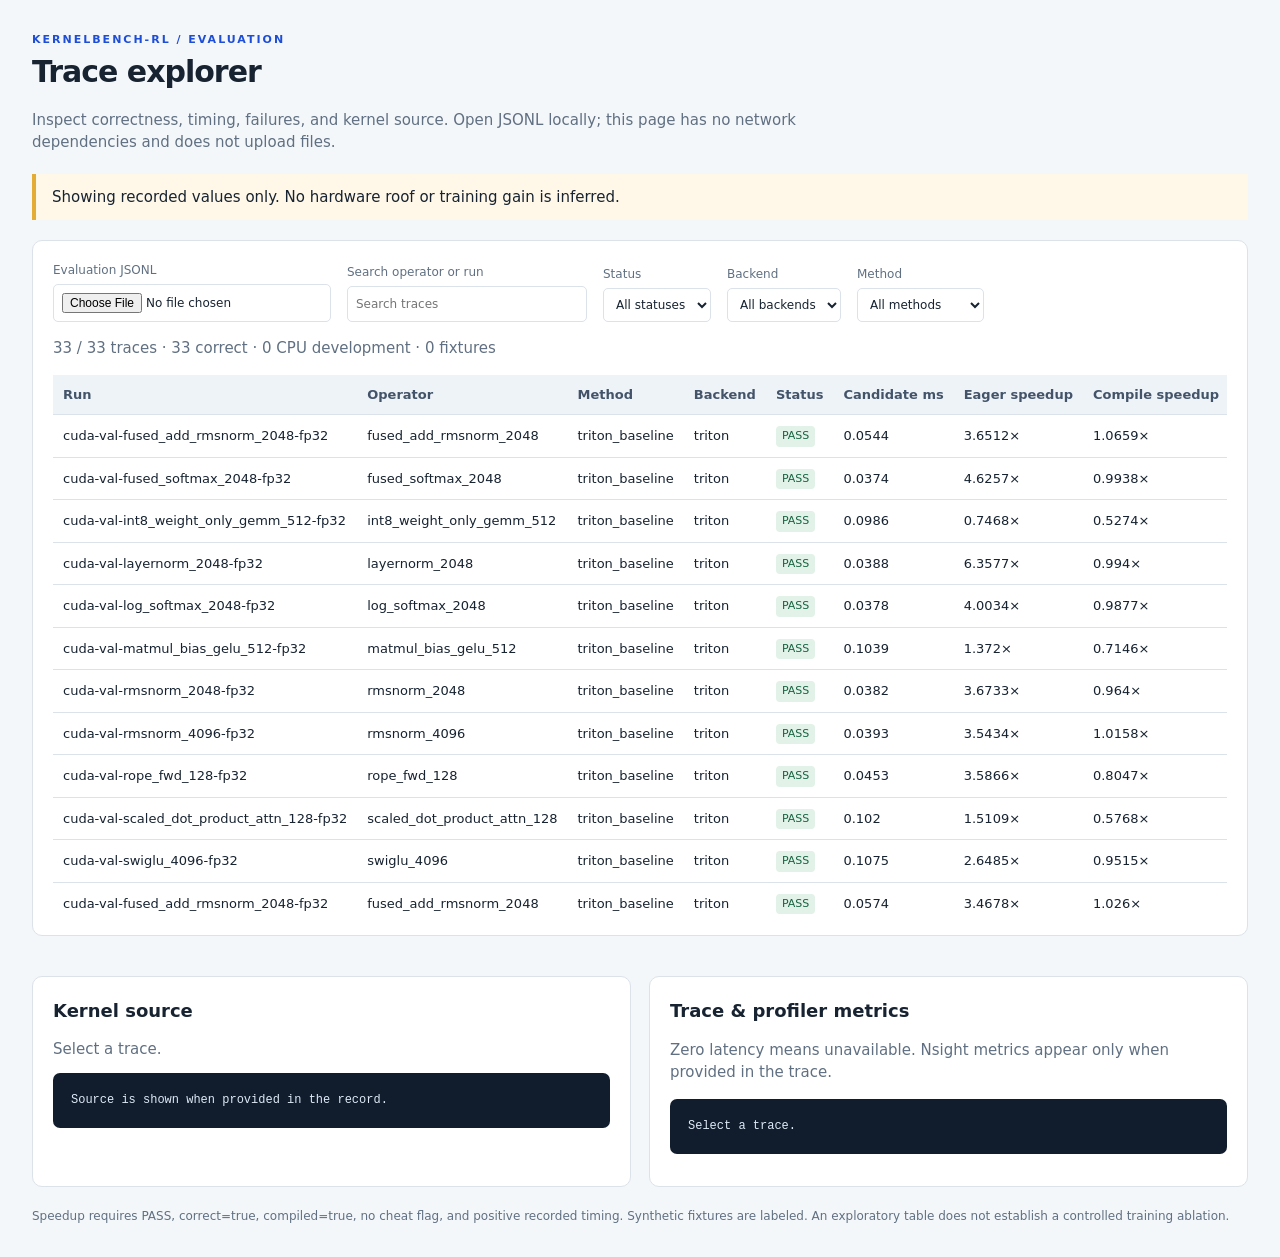
<file: experiments/colab_t4/baselines/report/report.html>
<!doctype html>
<html lang="en">
<meta charset="utf-8">
<meta name="viewport" content="width=device-width,initial-scale=1">
<title>KernelBench-RL trace explorer</title>
<style>
:root{color-scheme:light;--ink:#172331;--muted:#607082;--line:#dbe2e9;--blue:#1d4ed8}*{box-sizing:border-box}body{margin:0;background:#f4f7fa;color:var(--ink);font:15px/1.5 system-ui,sans-serif}main{max-width:1440px;margin:auto;padding:32px}h1{margin:0;font-size:30px;letter-spacing:-1px}h2{margin-top:0;font-size:18px}.eyebrow{text-transform:uppercase;letter-spacing:2px;color:var(--blue);font-size:11px;font-weight:750}.muted{color:var(--muted)}.notice{border-left:4px solid #e4ac35;background:#fff8e8;padding:12px 16px;margin:20px 0}header p{max-width:820px}section{background:white;border:1px solid var(--line);border-radius:10px;padding:20px;margin:20px 0}.tools{display:flex;flex-wrap:wrap;gap:16px;align-items:end}label{display:flex;flex-direction:column;gap:5px;font-size:12px;color:var(--muted)}input,select,button{font:inherit;border:1px solid var(--line);border-radius:5px;padding:8px;background:white;color:var(--ink)}input[type=search]{min-width:240px}button{cursor:pointer;color:var(--blue)}.table-wrap{overflow:auto;max-height:540px}table{border-collapse:collapse;width:100%;font-variant-numeric:tabular-nums;font-size:13px}th,td{padding:10px;border-bottom:1px solid var(--line);text-align:left;white-space:nowrap}th{position:sticky;top:0;background:#eef3f8;color:#43546a}tr.selected{background:#eaf0ff}tbody tr{cursor:pointer}tbody tr:hover{background:#f5f8fc}.status{display:inline-block;border-radius:4px;padding:2px 6px;background:#fce9e8;font-size:11px}.status.pass{background:#e2f2e8;color:#176340}.details{display:grid;grid-template-columns:1fr 1fr;gap:18px}pre{white-space:pre-wrap;overflow-wrap:anywhere;background:#111d2d;color:#dfe9f6;border-radius:7px;padding:18px;font:12px/1.6 ui-monospace,monospace;max-height:520px;overflow:auto}#error{color:#a52b26;white-space:pre-wrap}.stats{font-variant-numeric:tabular-nums}.empty{padding:28px;text-align:center;color:var(--muted)}footer{font-size:12px;color:var(--muted)}@media(max-width:800px){main{padding:18px}.details{grid-template-columns:1fr}h1{font-size:25px}}
</style>
<main>
<header><div class="eyebrow">KernelBench-RL / Evaluation</div><h1>Trace explorer</h1><p class="muted">Inspect correctness, timing, failures, and kernel source. Open JSONL locally; this page has no network dependencies and does not upload files.</p></header>
<div id="notice" class="notice" role="status">Load evaluation traces to begin. CPU development timings are not GPU benchmark results.</div>
<section><div class="tools"><label>Evaluation JSONL<input id="file" type="file" accept=".jsonl,.json,.txt"></label><label>Search operator or run<input id="search" type="search" placeholder="Search traces"></label><label>Status<select id="status"><option value="">All statuses</option></select></label><label>Backend<select id="backend"><option value="">All backends</option></select></label><label>Method<select id="method"><option value="">All methods</option></select></label></div><p id="counts" class="muted stats"></p><div id="error" role="alert"></div><div class="table-wrap"><table><thead><tr><th>Run</th><th>Operator</th><th>Method</th><th>Backend</th><th>Status</th><th>Candidate ms</th><th>Eager speedup</th><th>Compile speedup</th><th>Reward</th></tr></thead><tbody id="rows"></tbody></table></div></section>
<div class="details"><section><h2>Kernel source</h2><div id="selection" class="muted">Select a trace.</div><pre id="source">Source is shown when the record contains source_code or candidate_source.</pre></section><section><h2>Trace &amp; profiler metrics</h2><p class="muted">Zero latency means unavailable. Nsight metrics appear only when provided in the trace.</p><pre id="record">Select a trace to inspect its full record.</pre></section></div>
<footer>Speedup requires PASS, correct=true, compiled=true, no cheat flag, and positive recorded timing. Synthetic fixtures are labeled. An exploratory table does not establish a controlled training ablation.</footer>
</main>
<script type="application/json" id="data">[{"run_id": "cuda-val-fused_add_rmsnorm_2048-fp32", "op_name": "fused_add_rmsnorm_2048", "level": 1, "backend": "triton", "status": "PASS", "compiled": true, "correct": true, "cheat_detected": false, "max_abs_err": 1.9073486328125e-06, "eager_ms": 0.1986280009150505, "compile_ms": 0.05798399820923805, "candidate_ms": 0.0544000007212162, "speedup_vs_eager": 3.6512499684137842, "speedup_vs_compile": 1.0658823058916629, "reward": 2.9144145132433077, "achieved_tflops": 0.11565176317261167, "arithmetic_intensity": 0.4996746909564086, "error_message": "", "seed": 42, "dtype": "fp32", "method": "triton_baseline", "gpu_model": "Tesla T4", "timing_mode": "cuda_graph", "source": "import torch\nimport triton\nimport triton.language as tl\n\n\n@triton.jit\ndef _add_rmsnorm_kernel(X_ptr, R_ptr, W_ptr, Y_ptr, stride_x, N, eps, BLOCK_SIZE: tl.constexpr):\n    row = tl.program_id(0)\n    cols = tl.arange(0, BLOCK_SIZE)\n    mask = cols \u003c N\n    x = tl.load(X_ptr + row * stride_x + cols, mask=mask, other=0.0).to(tl.float32)\n    r = tl.load(R_ptr + row * stride_x + cols, mask=mask, other=0.0).to(tl.float32)\n    w = tl.load(W_ptr + cols, mask=mask, other=0.0).to(tl.float32)\n    h = x + r\n    rstd = tl.rsqrt(tl.sum(h * h, axis=0) / N + eps)\n    tl.store(Y_ptr + row * stride_x + cols, (h * rstd * w).to(Y_ptr.dtype.element_ty), mask=mask)\n\n\ndef kernel_forward(x: torch.Tensor, residual: torch.Tensor, weight: torch.Tensor, eps: float = 1e-6) -\u003e torch.Tensor:\n    orig_shape = x.shape\n    x_2d = x.contiguous().reshape(-1, orig_shape[-1])\n    r_2d = residual.contiguous().reshape(-1, orig_shape[-1])\n    w = weight.contiguous()\n    y = torch.empty_like(x_2d)\n    M, N = x_2d.shape\n    BLOCK_SIZE = triton.next_power_of_2(N)\n    if BLOCK_SIZE \u003e 65536:\n        raise ValueError(f\"Unsupported hidden size N={N} \u003e 65536 for fused Add+RMSNorm\")\n    _add_rmsnorm_kernel[(M,)](x_2d, r_2d, w, y, x_2d.stride(0), N, eps, BLOCK_SIZE=BLOCK_SIZE)\n    return y.reshape(orig_shape)", "source_sha256": "dae5ecbb4ffbf0ec37d69547728c96be766d3baa51a752ac01697fbdeba7a629"}, {"run_id": "cuda-val-fused_softmax_2048-fp32", "op_name": "fused_softmax_2048", "level": 2, "backend": "triton", "status": "PASS", "compiled": true, "correct": true, "cheat_detected": false, "max_abs_err": 1.1920928955078125e-07, "eager_ms": 0.1732100024819374, "compile_ms": 0.0372139997780323, "candidate_ms": 0.03744500130414963, "speedup_vs_eager": 4.625717624497516, "speedup_vs_compile": 0.9938309115216475, "reward": 3.2096771997892577, "achieved_tflops": 0.14001548450791448, "arithmetic_intensity": 0.625, "error_message": "", "seed": 42, "dtype": "fp32", "method": "triton_baseline", "gpu_model": "Tesla T4", "timing_mode": "cuda_graph", "source": "import torch\nimport triton\nimport triton.language as tl\n\n\n@triton.jit\ndef _softmax_fwd_kernel(X_ptr, Y_ptr, stride_x, N, BLOCK_SIZE: tl.constexpr):\n    row = tl.program_id(0)\n    cols = tl.arange(0, BLOCK_SIZE)\n    mask = cols \u003c N\n    x = tl.load(X_ptr + row * stride_x + cols, mask=mask, other=-float(\"inf\")).to(tl.float32)\n    x_max = tl.max(x, axis=0)\n    num = tl.exp(x - x_max)\n    den = tl.sum(num, axis=0)\n    tl.store(Y_ptr + row * stride_x + cols, (num / den).to(Y_ptr.dtype.element_ty), mask=mask)\n\n\ndef kernel_forward(x: torch.Tensor) -\u003e torch.Tensor:\n    orig_shape = x.shape\n    x_2d = x.contiguous().reshape(-1, orig_shape[-1])\n    y = torch.empty_like(x_2d)\n    M, N = x_2d.shape\n    BLOCK_SIZE = triton.next_power_of_2(N)\n    if BLOCK_SIZE \u003e 65536:\n        raise ValueError(f\"Unsupported row size N={N} \u003e 65536 for single-block Softmax\")\n    _softmax_fwd_kernel[(M,)](x_2d, y, x_2d.stride(0), N, BLOCK_SIZE=BLOCK_SIZE)\n    return y.reshape(orig_shape)", "source_sha256": "bbb4505f719bfc23639fec95581cb64622e1c4f02664599f0dc5244f01344eba"}, {"run_id": "cuda-val-int8_weight_only_gemm_512-fp32", "op_name": "int8_weight_only_gemm_512", "level": 3, "backend": "triton", "status": "PASS", "compiled": true, "correct": true, "cheat_detected": false, "max_abs_err": 0.0002899169921875, "eager_ms": 0.07360199838876724, "compile_ms": 0.05198400095105171, "candidate_ms": 0.09856100007891655, "speedup_vs_eager": 0.7467659452505053, "speedup_vs_compile": 0.5274297228054583, "reward": 0.8733829726252527, "achieved_tflops": 0.6835463108740464, "arithmetic_intensity": 85.44415584415584, "error_message": "", "seed": 42, "dtype": "fp32", "method": "triton_baseline", "gpu_model": "Tesla T4", "timing_mode": "cuda_graph", "source": "import torch\nimport triton\nimport triton.language as tl\n\n\n@triton.jit\ndef _int8_wo_gemm_kernel(\n    A_ptr, W_ptr, S_ptr, C_ptr,\n    M, N, K,\n    stride_am, stride_ak, stride_wk, stride_wn, stride_cm, stride_cn,\n    BLOCK_M: tl.constexpr, BLOCK_N: tl.constexpr, BLOCK_K: tl.constexpr,\n):\n    pid_m = tl.program_id(0)\n    pid_n = tl.program_id(1)\n    rm = pid_m * BLOCK_M + tl.arange(0, BLOCK_M)\n    rn = pid_n * BLOCK_N + tl.arange(0, BLOCK_N)\n    rk = tl.arange(0, BLOCK_K)\n    scales = tl.load(S_ptr + rn, mask=rn \u003c N, other=1.0).to(tl.float32)\n    acc = tl.zeros((BLOCK_M, BLOCK_N), dtype=tl.float32)\n    for k0 in range(0, K, BLOCK_K):\n        k_offs = k0 + rk\n        a = tl.load(\n            A_ptr + rm[:, None] * stride_am + k_offs[None, :] * stride_ak,\n            mask=(rm[:, None] \u003c M) \u0026 (k_offs[None, :] \u003c K),\n            other=0.0,\n        ).to(tl.float32)\n        w_q = tl.load(\n            W_ptr + k_offs[:, None] * stride_wk + rn[None, :] * stride_wn,\n            mask=(k_offs[:, None] \u003c K) \u0026 (rn[None, :] \u003c N),\n            other=0,\n        ).to(tl.float32)\n        acc += tl.dot(a, w_q * scales[None, :], input_precision=\"ieee\")\n    tl.store(\n        C_ptr + rm[:, None] * stride_cm + rn[None, :] * stride_cn,\n        acc.to(C_ptr.dtype.element_ty),\n        mask=(rm[:, None] \u003c M) \u0026 (rn[None, :] \u003c N),\n    )\n\n\ndef kernel_forward(x: torch.Tensor, qweight: torch.Tensor, scales: torch.Tensor) -\u003e torch.Tensor:\n    if qweight.is_floating_point():\n        raise TypeError(f\"qweight must be an integer tensor (e.g. torch.int8), got {qweight.dtype}\")\n    x_c = x.contiguous()\n    w_c = qweight.contiguous()\n    s_c = scales.contiguous()\n    M, K = x_c.shape\n    K_w, N = w_c.shape\n    if K != K_w:\n        raise ValueError(f\"Inner dimension mismatch: {K} vs {K_w}\")\n    c = torch.empty((M, N), device=x_c.device, dtype=x_c.dtype)\n    grid = (triton.cdiv(M, 64), triton.cdiv(N, 64))\n    _int8_wo_gemm_kernel[grid](\n        x_c, w_c, s_c, c, M, N, K,\n        x_c.stride(0), x_c.stride(1), w_c.stride(0), w_c.stride(1), c.stride(0), c.stride(1),\n        BLOCK_M=64, BLOCK_N=64, BLOCK_K=32,\n    )\n    return c", "source_sha256": "7bcb220ff3193646850f50f84dfa746e1c279c8f4f17097c8dcf20a59278ada1"}, {"run_id": "cuda-val-layernorm_2048-fp32", "op_name": "layernorm_2048", "level": 1, "backend": "triton", "status": "PASS", "compiled": true, "correct": true, "cheat_detected": false, "max_abs_err": 1.9073486328125e-06, "eager_ms": 0.2463879957795143, "compile_ms": 0.03852299973368645, "candidate_ms": 0.03875400125980377, "speedup_vs_eager": 6.35774340119743, "speedup_vs_compile": 0.9940392857870672, "reward": 3.6685147904157467, "achieved_tflops": 0.18940062345544664, "arithmetic_intensity": 0.8732943469785575, "error_message": "", "seed": 42, "dtype": "fp32", "method": "triton_baseline", "gpu_model": "Tesla T4", "timing_mode": "cuda_graph", "source": "import torch\nimport triton\nimport triton.language as tl\n\n\n@triton.jit\ndef _layernorm_fwd_kernel(X_ptr, W_ptr, B_ptr, Y_ptr, stride_x, N, eps, BLOCK_SIZE: tl.constexpr):\n    row = tl.program_id(0)\n    cols = tl.arange(0, BLOCK_SIZE)\n    mask = cols \u003c N\n    x = tl.load(X_ptr + row * stride_x + cols, mask=mask, other=0.0).to(tl.float32)\n    mean = tl.sum(x, axis=0) / N\n    diff = tl.where(mask, x - mean, 0.0)\n    var = tl.sum(diff * diff, axis=0) / N\n    rstd = tl.rsqrt(var + eps)\n    w = tl.load(W_ptr + cols, mask=mask, other=0.0).to(tl.float32)\n    b = tl.load(B_ptr + cols, mask=mask, other=0.0).to(tl.float32)\n    y = diff * rstd * w + b\n    tl.store(Y_ptr + row * stride_x + cols, y.to(Y_ptr.dtype.element_ty), mask=mask)\n\n\ndef kernel_forward(x: torch.Tensor, weight: torch.Tensor, bias: torch.Tensor, eps: float = 1e-5) -\u003e torch.Tensor:\n    orig_shape = x.shape\n    x_2d = x.contiguous().reshape(-1, orig_shape[-1])\n    w = weight.contiguous()\n    b = bias.contiguous()\n    y = torch.empty_like(x_2d)\n    M, N = x_2d.shape\n    BLOCK_SIZE = triton.next_power_of_2(N)\n    if BLOCK_SIZE \u003e 65536:\n        raise ValueError(f\"Unsupported hidden size N={N} \u003e 65536 for single-block LayerNorm\")\n    _layernorm_fwd_kernel[(M,)](x_2d, w, b, y, x_2d.stride(0), N, eps, BLOCK_SIZE=BLOCK_SIZE)\n    return y.reshape(orig_shape)", "source_sha256": "9d5f4832ae46375be227fd8af728ccb55f69ed2866c4014cf1720ce1eba42a06"}, {"run_id": "cuda-val-log_softmax_2048-fp32", "op_name": "log_softmax_2048", "level": 2, "backend": "triton", "status": "PASS", "compiled": true, "correct": true, "cheat_detected": false, "max_abs_err": 9.5367431640625e-07, "eager_ms": 0.15115000307559967, "compile_ms": 0.037289999425411224, "candidate_ms": 0.03775499947369099, "speedup_vs_eager": 4.0034433898198385, "speedup_vs_compile": 0.9876837490461683, "reward": 3.001241406100221, "achieved_tflops": 0.13886584751917222, "arithmetic_intensity": 0.625, "error_message": "", "seed": 42, "dtype": "fp32", "method": "triton_baseline", "gpu_model": "Tesla T4", "timing_mode": "cuda_graph", "source": "import torch\nimport triton\nimport triton.language as tl\n\n\n@triton.jit\ndef _log_softmax_kernel(X_ptr, Y_ptr, stride_x, N, BLOCK_SIZE: tl.constexpr):\n    row = tl.program_id(0)\n    cols = tl.arange(0, BLOCK_SIZE)\n    mask = cols \u003c N\n    x = tl.load(X_ptr + row * stride_x + cols, mask=mask, other=-float(\"inf\")).to(tl.float32)\n    x_max = tl.max(x, axis=0)\n    shifted = x - x_max\n    lse = tl.log(tl.sum(tl.exp(shifted), axis=0))\n    tl.store(Y_ptr + row * stride_x + cols, (shifted - lse).to(Y_ptr.dtype.element_ty), mask=mask)\n\n\ndef kernel_forward(x: torch.Tensor) -\u003e torch.Tensor:\n    orig_shape = x.shape\n    x_2d = x.contiguous().reshape(-1, orig_shape[-1])\n    y = torch.empty_like(x_2d)\n    M, N = x_2d.shape\n    BLOCK_SIZE = triton.next_power_of_2(N)\n    if BLOCK_SIZE \u003e 65536:\n        raise ValueError(f\"Unsupported row size N={N} \u003e 65536 for single-block LogSoftmax\")\n    _log_softmax_kernel[(M,)](x_2d, y, x_2d.stride(0), N, BLOCK_SIZE=BLOCK_SIZE)\n    return y.reshape(orig_shape)", "source_sha256": "12f74498349c38443d1f8bf4d755f54780bb0ecb7e82c073d1f3f137b446ee56"}, {"run_id": "cuda-val-matmul_bias_gelu_512-fp32", "op_name": "matmul_bias_gelu_512", "level": 2, "backend": "triton", "status": "PASS", "compiled": true, "correct": true, "cheat_detected": false, "max_abs_err": 0.00012969970703125, "eager_ms": 0.1426059976220131, "compile_ms": 0.07427699863910675, "candidate_ms": 0.10394399985671043, "speedup_vs_eager": 1.3719502599341882, "speedup_vs_compile": 0.7145866884235701, "reward": 1.4562281775405435, "achieved_tflops": 1.3025992475433779, "arithmetic_intensity": 64.49951219512195, "error_message": "", "seed": 42, "dtype": "fp32", "method": "triton_baseline", "gpu_model": "Tesla T4", "timing_mode": "cuda_graph", "source": "import torch\nimport triton\nimport triton.language as tl\n\n\n@triton.jit\ndef _matmul_bias_gelu_kernel(\n    A_ptr, B_ptr, Bias_ptr, C_ptr,\n    M, N, K,\n    stride_am, stride_ak, stride_bk, stride_bn, stride_cm, stride_cn,\n    BLOCK_M: tl.constexpr, BLOCK_N: tl.constexpr, BLOCK_K: tl.constexpr,\n):\n    pid_m = tl.program_id(0)\n    pid_n = tl.program_id(1)\n    rm = pid_m * BLOCK_M + tl.arange(0, BLOCK_M)\n    rn = pid_n * BLOCK_N + tl.arange(0, BLOCK_N)\n    rk = tl.arange(0, BLOCK_K)\n    acc = tl.zeros((BLOCK_M, BLOCK_N), dtype=tl.float32)\n    for k0 in range(0, K, BLOCK_K):\n        k_offs = k0 + rk\n        a = tl.load(\n            A_ptr + rm[:, None] * stride_am + k_offs[None, :] * stride_ak,\n            mask=(rm[:, None] \u003c M) \u0026 (k_offs[None, :] \u003c K),\n            other=0.0,\n        ).to(tl.float32)\n        b = tl.load(\n            B_ptr + k_offs[:, None] * stride_bk + rn[None, :] * stride_bn,\n            mask=(k_offs[:, None] \u003c K) \u0026 (rn[None, :] \u003c N),\n            other=0.0,\n        ).to(tl.float32)\n        acc += tl.dot(a, b, input_precision=\"ieee\")\n    bias = tl.load(Bias_ptr + rn, mask=rn \u003c N, other=0.0).to(tl.float32)\n    z = acc + bias[None, :]\n    k_coef = 0.7978845608028654\n    inner = k_coef * (z + 0.044715 * z * z * z)\n    t = 2.0 * tl.sigmoid(2.0 * inner) - 1.0\n    out = 0.5 * z * (1.0 + t)\n    tl.store(\n        C_ptr + rm[:, None] * stride_cm + rn[None, :] * stride_cn,\n        out.to(C_ptr.dtype.element_ty),\n        mask=(rm[:, None] \u003c M) \u0026 (rn[None, :] \u003c N),\n    )\n\n\ndef kernel_forward(a: torch.Tensor, b: torch.Tensor, bias: torch.Tensor) -\u003e torch.Tensor:\n    a_c = a.contiguous()\n    b_c = b.contiguous()\n    bias_c = bias.contiguous()\n    M, K = a_c.shape\n    K_b, N = b_c.shape\n    if K != K_b:\n        raise ValueError(f\"Inner dimension mismatch: {K} vs {K_b}\")\n    c = torch.empty((M, N), device=a_c.device, dtype=a_c.dtype)\n    grid = (triton.cdiv(M, 64), triton.cdiv(N, 64))\n    _matmul_bias_gelu_kernel[grid](\n        a_c, b_c, bias_c, c, M, N, K,\n        a_c.stride(0), a_c.stride(1), b_c.stride(0), b_c.stride(1), c.stride(0), c.stride(1),\n        BLOCK_M=64, BLOCK_N=64, BLOCK_K=32,\n    )\n    return c", "source_sha256": "ef1fcf9751cd0c233c2cebdaeb01fb40d1880fd74901652fb004ba2dc5364678"}, {"run_id": "cuda-val-rmsnorm_2048-fp32", "op_name": "rmsnorm_2048", "level": 1, "backend": "triton", "status": "PASS", "compiled": true, "correct": true, "cheat_detected": false, "max_abs_err": 1.9073486328125e-06, "eager_ms": 0.14048300683498383, "compile_ms": 0.03686800040304661, "candidate_ms": 0.03824399970471859, "speedup_vs_eager": 3.673334586331222, "speedup_vs_compile": 0.9640205179297131, "reward": 2.8770903101878536, "achieved_tflops": 0.13709026358331258, "arithmetic_intensity": 0.624390243902439, "error_message": "", "seed": 42, "dtype": "fp32", "method": "triton_baseline", "gpu_model": "Tesla T4", "timing_mode": "cuda_graph", "source": "import torch\nimport triton\nimport triton.language as tl\n\n\n@triton.jit\ndef _rmsnorm_fwd_kernel(X_ptr, W_ptr, Y_ptr, stride_x, N, eps, BLOCK_SIZE: tl.constexpr):\n    row = tl.program_id(0)\n    cols = tl.arange(0, BLOCK_SIZE)\n    mask = cols \u003c N\n    x = tl.load(X_ptr + row * stride_x + cols, mask=mask, other=0.0).to(tl.float32)\n    w = tl.load(W_ptr + cols, mask=mask, other=0.0).to(tl.float32)\n    mean_sq = tl.sum(x * x, axis=0) / N\n    rstd = tl.rsqrt(mean_sq + eps)\n    y = x * rstd * w\n    tl.store(Y_ptr + row * stride_x + cols, y.to(Y_ptr.dtype.element_ty), mask=mask)\n\n\ndef kernel_forward(x: torch.Tensor, weight: torch.Tensor, eps: float = 1e-6) -\u003e torch.Tensor:\n    orig_shape = x.shape\n    x_2d = x.contiguous().reshape(-1, orig_shape[-1])\n    w = weight.contiguous()\n    y = torch.empty_like(x_2d)\n    M, N = x_2d.shape\n    BLOCK_SIZE = triton.next_power_of_2(N)\n    if BLOCK_SIZE \u003e 65536:\n        raise ValueError(f\"Unsupported hidden size N={N} \u003e 65536 for single-block RMSNorm\")\n    _rmsnorm_fwd_kernel[(M,)](x_2d, w, y, x_2d.stride(0), N, eps, BLOCK_SIZE=BLOCK_SIZE)\n    return y.reshape(orig_shape)", "source_sha256": "aef250e78a3ac789d865f69ceead5ac7e878905902d5287a6bab70d491120f61"}, {"run_id": "cuda-val-rmsnorm_4096-fp32", "op_name": "rmsnorm_4096", "level": 1, "backend": "triton", "status": "PASS", "compiled": true, "correct": true, "cheat_detected": false, "max_abs_err": 1.9073486328125e-06, "eager_ms": 0.13929400593042374, "compile_ms": 0.039931999519467354, "candidate_ms": 0.03931100107729435, "speedup_vs_eager": 3.5433848569905435, "speedup_vs_compile": 1.015797065074786, "reward": 2.8364342744900557, "achieved_tflops": 0.1333692822955922, "arithmetic_intensity": 0.6237816764132553, "error_message": "", "seed": 42, "dtype": "fp32", "method": "triton_baseline", "gpu_model": "Tesla T4", "timing_mode": "cuda_graph", "source": "import torch\nimport triton\nimport triton.language as tl\n\n\n@triton.jit\ndef _rmsnorm_fwd_kernel(X_ptr, W_ptr, Y_ptr, stride_x, N, eps, BLOCK_SIZE: tl.constexpr):\n    row = tl.program_id(0)\n    cols = tl.arange(0, BLOCK_SIZE)\n    mask = cols \u003c N\n    x = tl.load(X_ptr + row * stride_x + cols, mask=mask, other=0.0).to(tl.float32)\n    w = tl.load(W_ptr + cols, mask=mask, other=0.0).to(tl.float32)\n    mean_sq = tl.sum(x * x, axis=0) / N\n    rstd = tl.rsqrt(mean_sq + eps)\n    y = x * rstd * w\n    tl.store(Y_ptr + row * stride_x + cols, y.to(Y_ptr.dtype.element_ty), mask=mask)\n\n\ndef kernel_forward(x: torch.Tensor, weight: torch.Tensor, eps: float = 1e-6) -\u003e torch.Tensor:\n    orig_shape = x.shape\n    x_2d = x.contiguous().reshape(-1, orig_shape[-1])\n    w = weight.contiguous()\n    y = torch.empty_like(x_2d)\n    M, N = x_2d.shape\n    BLOCK_SIZE = triton.next_power_of_2(N)\n    if BLOCK_SIZE \u003e 65536:\n        raise ValueError(f\"Unsupported hidden size N={N} \u003e 65536 for single-block RMSNorm\")\n    _rmsnorm_fwd_kernel[(M,)](x_2d, w, y, x_2d.stride(0), N, eps, BLOCK_SIZE=BLOCK_SIZE)\n    return y.reshape(orig_shape)", "source_sha256": "aef250e78a3ac789d865f69ceead5ac7e878905902d5287a6bab70d491120f61"}, {"run_id": "cuda-val-rope_fwd_128-fp32", "op_name": "rope_fwd_128", "level": 2, "backend": "triton", "status": "PASS", "compiled": true, "correct": true, "cheat_detected": false, "max_abs_err": 4.76837158203125e-07, "eager_ms": 0.16241099685430527, "compile_ms": 0.036441000178456306, "candidate_ms": 0.0452830009162426, "speedup_vs_eager": 3.586577602370207, "speedup_vs_compile": 0.8047390729660157, "reward": 2.8426078465363336, "achieved_tflops": 0.06946818753948032, "arithmetic_intensity": 0.3735408560311284, "error_message": "", "seed": 42, "dtype": "fp32", "method": "triton_baseline", "gpu_model": "Tesla T4", "timing_mode": "cuda_graph", "source": "import torch\nimport triton\nimport triton.language as tl\n\n\n@triton.jit\ndef _rope_fwd_kernel(\n    X_ptr, COS_ptr, SIN_ptr, Y_ptr,\n    stride_bh, stride_s, stride_cos_s,\n    HALF_D, BLOCK_D: tl.constexpr,\n):\n    bh = tl.program_id(0)\n    s = tl.program_id(1)\n    offs = tl.arange(0, BLOCK_D)\n    mask = offs \u003c HALF_D\n    base = bh * stride_bh + s * stride_s\n    x1 = tl.load(X_ptr + base + offs, mask=mask, other=0.0).to(tl.float32)\n    x2 = tl.load(X_ptr + base + HALF_D + offs, mask=mask, other=0.0).to(tl.float32)\n    c = tl.load(COS_ptr + s * stride_cos_s + offs, mask=mask, other=1.0).to(tl.float32)\n    sn = tl.load(SIN_ptr + s * stride_cos_s + offs, mask=mask, other=0.0).to(tl.float32)\n    tl.store(Y_ptr + base + offs, (x1 * c - x2 * sn).to(Y_ptr.dtype.element_ty), mask=mask)\n    tl.store(Y_ptr + base + HALF_D + offs, (x2 * c + x1 * sn).to(Y_ptr.dtype.element_ty), mask=mask)\n\n\ndef kernel_forward(x: torch.Tensor, cos: torch.Tensor, sin: torch.Tensor) -\u003e torch.Tensor:\n    if x.ndim != 4 or x.shape[-1] % 2 != 0:\n        raise ValueError(f\"RoPE expects 4D tensor [B, H, S, D] with even D, got {tuple(x.shape)}\")\n    B, H, S, D = x.shape\n    x_c = x.contiguous()\n    cos_c = cos.contiguous()\n    sin_c = sin.contiguous()\n    y = torch.empty_like(x_c)\n    x_3d = x_c.reshape(B * H, S, D)\n    y_3d = y.reshape(B * H, S, D)\n    HALF_D = D // 2\n    BLOCK_D = triton.next_power_of_2(HALF_D)\n    _rope_fwd_kernel[(B * H, S)](\n        x_3d, cos_c, sin_c, y_3d,\n        x_3d.stride(0), x_3d.stride(1), cos_c.stride(0),\n        HALF_D, BLOCK_D=BLOCK_D,\n    )\n    return y", "source_sha256": "d98d635db11789591db33fd6805783a909d89666bba01d19907ca051c97e84f7"}, {"run_id": "cuda-val-scaled_dot_product_attn_128-fp32", "op_name": "scaled_dot_product_attn_128", "level": 2, "backend": "triton", "status": "PASS", "compiled": true, "correct": true, "cheat_detected": false, "max_abs_err": 6.556510925292969e-07, "eager_ms": 0.1540910005569458, "compile_ms": 0.05882300063967705, "candidate_ms": 0.10198500007390976, "speedup_vs_eager": 1.5109182766610207, "speedup_vs_compile": 0.576780905006102, "reward": 1.5954256293681415, "achieved_tflops": 1.3417577869375987, "arithmetic_intensity": 32.625, "error_message": "", "seed": 42, "dtype": "fp32", "method": "triton_baseline", "gpu_model": "Tesla T4", "timing_mode": "cuda_graph", "source": "import torch\nimport triton\nimport triton.language as tl\n\n\n@triton.jit\ndef _flash_causal_attn_kernel(\n    Q_ptr, K_ptr, V_ptr, O_ptr,\n    stride_bh, stride_s, stride_d,\n    S, D, scale,\n    BLOCK_M: tl.constexpr, BLOCK_N: tl.constexpr, BLOCK_D: tl.constexpr,\n):\n    bh = tl.program_id(0)\n    m_blk = tl.program_id(1)\n    rm = m_blk * BLOCK_M + tl.arange(0, BLOCK_M)\n    rd = tl.arange(0, BLOCK_D)\n    base = bh * stride_bh\n    q_mask = (rm[:, None] \u003c S) \u0026 (rd[None, :] \u003c D)\n    q = tl.load(Q_ptr + base + rm[:, None] * stride_s + rd[None, :] * stride_d, mask=q_mask, other=0.0).to(tl.float32)\n    m_i = tl.full((BLOCK_M,), -float(\"inf\"), dtype=tl.float32)\n    l_i = tl.zeros((BLOCK_M,), dtype=tl.float32)\n    acc = tl.zeros((BLOCK_M, BLOCK_D), dtype=tl.float32)\n    max_n = tl.minimum((m_blk + 1) * BLOCK_M, S)\n    for n0 in range(0, max_n, BLOCK_N):\n        rn = n0 + tl.arange(0, BLOCK_N)\n        kv_mask = (rn[:, None] \u003c S) \u0026 (rd[None, :] \u003c D)\n        k = tl.load(K_ptr + base + rn[:, None] * stride_s + rd[None, :] * stride_d, mask=kv_mask, other=0.0).to(tl.float32)\n        v = tl.load(V_ptr + base + rn[:, None] * stride_s + rd[None, :] * stride_d, mask=kv_mask, other=0.0).to(tl.float32)\n        qk = tl.dot(q, tl.trans(k), input_precision=\"ieee\") * scale\n        causal_mask = (rn[None, :] \u003c= rm[:, None]) \u0026 (rn[None, :] \u003c S) \u0026 (rm[:, None] \u003c S)\n        qk = tl.where(causal_mask, qk, -float(\"inf\"))\n        m_ij = tl.maximum(m_i, tl.max(qk, axis=1))\n        safe_m = tl.where(m_ij == -float(\"inf\"), 0.0, m_ij)\n        p = tl.where(causal_mask, tl.exp(qk - safe_m[:, None]), 0.0)\n        alpha = tl.where(m_i == -float(\"inf\"), 0.0, tl.exp(m_i - safe_m))\n        l_i = l_i * alpha + tl.sum(p, axis=1)\n        acc = acc * alpha[:, None] + tl.dot(p, v, input_precision=\"ieee\")\n        m_i = m_ij\n    out = tl.where(l_i[:, None] \u003e 0.0, acc / l_i[:, None], 0.0)\n    tl.store(O_ptr + base + rm[:, None] * stride_s + rd[None, :] * stride_d, out.to(O_ptr.dtype.element_ty), mask=q_mask)\n\n\ndef kernel_forward(q: torch.Tensor, k: torch.Tensor, v: torch.Tensor) -\u003e torch.Tensor:\n    if q.ndim != 4:\n        raise ValueError(f\"Causal SDPA expects 4D [B, H, S, D] tensors, got {tuple(q.shape)}\")\n    B, H, S, D = q.shape\n    q_c = q.contiguous()\n    k_c = k.contiguous()\n    v_c = v.contiguous()\n    o = torch.empty_like(q_c)\n    q3 = q_c.reshape(B * H, S, D)\n    k3 = k_c.reshape(B * H, S, D)\n    v3 = v_c.reshape(B * H, S, D)\n    o3 = o.reshape(B * H, S, D)\n    scale = 1.0 / (D ** 0.5)\n    BLOCK_D = triton.next_power_of_2(D)\n    grid = (B * H, triton.cdiv(S, 32))\n    _flash_causal_attn_kernel[grid](\n        q3, k3, v3, o3,\n        q3.stride(0), q3.stride(1), q3.stride(2),\n        S, D, scale, BLOCK_M=32, BLOCK_N=32, BLOCK_D=BLOCK_D,\n    )\n    return o", "source_sha256": "cbea03950494e99fa67fe6daccf0d34322deb665dbda300706cd5e28b8b29170"}, {"run_id": "cuda-val-swiglu_4096-fp32", "op_name": "swiglu_4096", "level": 1, "backend": "triton", "status": "PASS", "compiled": true, "correct": true, "cheat_detected": false, "max_abs_err": 1.430511474609375e-06, "eager_ms": 0.28467199206352234, "compile_ms": 0.10226700082421303, "candidate_ms": 0.10748299956321716, "speedup_vs_eager": 2.6485304022064415, "speedup_vs_compile": 0.9514714070113358, "reward": 2.4051920692774456, "achieved_tflops": 0.09755738156370207, "arithmetic_intensity": 0.4166666666666667, "error_message": "", "seed": 42, "dtype": "fp32", "method": "triton_baseline", "gpu_model": "Tesla T4", "timing_mode": "cuda_graph", "source": "import torch\nimport triton\nimport triton.language as tl\n\n\n@triton.jit\ndef _swiglu_fwd_kernel(X_ptr, G_ptr, Y_ptr, n_elements, BLOCK_SIZE: tl.constexpr):\n    pid = tl.program_id(0)\n    offs = pid * BLOCK_SIZE + tl.arange(0, BLOCK_SIZE)\n    mask = offs \u003c n_elements\n    x = tl.load(X_ptr + offs, mask=mask, other=0.0).to(tl.float32)\n    g = tl.load(G_ptr + offs, mask=mask, other=0.0).to(tl.float32)\n    silu = g * tl.sigmoid(g)\n    tl.store(Y_ptr + offs, (x * silu).to(Y_ptr.dtype.element_ty), mask=mask)\n\n\ndef kernel_forward(x: torch.Tensor, gate: torch.Tensor) -\u003e torch.Tensor:\n    x_c = x.contiguous()\n    g_c = gate.contiguous()\n    y = torch.empty_like(x_c)\n    n = x_c.numel()\n    BLOCK_SIZE = 1024\n    grid = (triton.cdiv(n, BLOCK_SIZE),)\n    _swiglu_fwd_kernel[grid](x_c, g_c, y, n, BLOCK_SIZE=BLOCK_SIZE)\n    return y", "source_sha256": "df5f17e222a94386a1e949fbd0a5cfdad5ead28c44ee6f67fc2474d6287346bb"}, {"run_id": "cuda-val-fused_add_rmsnorm_2048-fp32", "op_name": "fused_add_rmsnorm_2048", "level": 1, "backend": "triton", "status": "PASS", "compiled": true, "correct": true, "cheat_detected": false, "max_abs_err": 2.86102294921875e-06, "eager_ms": 0.19893599301576614, "compile_ms": 0.05885599926114082, "candidate_ms": 0.057367000728845596, "speedup_vs_eager": 3.4677774763939513, "speedup_vs_compile": 1.0259556628963962, "reward": 2.812495518128729, "achieved_tflops": 0.10967029686173736, "arithmetic_intensity": 0.4996746909564086, "error_message": "", "seed": 43, "dtype": "fp32", "method": "triton_baseline", "gpu_model": "Tesla T4", "timing_mode": "cuda_graph", "source": "import torch\nimport triton\nimport triton.language as tl\n\n\n@triton.jit\ndef _add_rmsnorm_kernel(X_ptr, R_ptr, W_ptr, Y_ptr, stride_x, N, eps, BLOCK_SIZE: tl.constexpr):\n    row = tl.program_id(0)\n    cols = tl.arange(0, BLOCK_SIZE)\n    mask = cols \u003c N\n    x = tl.load(X_ptr + row * stride_x + cols, mask=mask, other=0.0).to(tl.float32)\n    r = tl.load(R_ptr + row * stride_x + cols, mask=mask, other=0.0).to(tl.float32)\n    w = tl.load(W_ptr + cols, mask=mask, other=0.0).to(tl.float32)\n    h = x + r\n    rstd = tl.rsqrt(tl.sum(h * h, axis=0) / N + eps)\n    tl.store(Y_ptr + row * stride_x + cols, (h * rstd * w).to(Y_ptr.dtype.element_ty), mask=mask)\n\n\ndef kernel_forward(x: torch.Tensor, residual: torch.Tensor, weight: torch.Tensor, eps: float = 1e-6) -\u003e torch.Tensor:\n    orig_shape = x.shape\n    x_2d = x.contiguous().reshape(-1, orig_shape[-1])\n    r_2d = residual.contiguous().reshape(-1, orig_shape[-1])\n    w = weight.contiguous()\n    y = torch.empty_like(x_2d)\n    M, N = x_2d.shape\n    BLOCK_SIZE = triton.next_power_of_2(N)\n    if BLOCK_SIZE \u003e 65536:\n        raise ValueError(f\"Unsupported hidden size N={N} \u003e 65536 for fused Add+RMSNorm\")\n    _add_rmsnorm_kernel[(M,)](x_2d, r_2d, w, y, x_2d.stride(0), N, eps, BLOCK_SIZE=BLOCK_SIZE)\n    return y.reshape(orig_shape)", "source_sha256": "dae5ecbb4ffbf0ec37d69547728c96be766d3baa51a752ac01697fbdeba7a629"}, {"run_id": "cuda-val-fused_softmax_2048-fp32", "op_name": "fused_softmax_2048", "level": 2, "backend": "triton", "status": "PASS", "compiled": true, "correct": true, "cheat_detected": false, "max_abs_err": 1.1920928955078125e-07, "eager_ms": 0.17403900623321533, "compile_ms": 0.03916800022125244, "candidate_ms": 0.03954499959945679, "speedup_vs_eager": 4.401036995726915, "speedup_vs_compile": 0.9904665727140499, "reward": 3.1378434992778854, "achieved_tflops": 0.13258009996469994, "arithmetic_intensity": 0.625, "error_message": "", "seed": 43, "dtype": "fp32", "method": "triton_baseline", "gpu_model": "Tesla T4", "timing_mode": "cuda_graph", "source": "import torch\nimport triton\nimport triton.language as tl\n\n\n@triton.jit\ndef _softmax_fwd_kernel(X_ptr, Y_ptr, stride_x, N, BLOCK_SIZE: tl.constexpr):\n    row = tl.program_id(0)\n    cols = tl.arange(0, BLOCK_SIZE)\n    mask = cols \u003c N\n    x = tl.load(X_ptr + row * stride_x + cols, mask=mask, other=-float(\"inf\")).to(tl.float32)\n    x_max = tl.max(x, axis=0)\n    num = tl.exp(x - x_max)\n    den = tl.sum(num, axis=0)\n    tl.store(Y_ptr + row * stride_x + cols, (num / den).to(Y_ptr.dtype.element_ty), mask=mask)\n\n\ndef kernel_forward(x: torch.Tensor) -\u003e torch.Tensor:\n    orig_shape = x.shape\n    x_2d = x.contiguous().reshape(-1, orig_shape[-1])\n    y = torch.empty_like(x_2d)\n    M, N = x_2d.shape\n    BLOCK_SIZE = triton.next_power_of_2(N)\n    if BLOCK_SIZE \u003e 65536:\n        raise ValueError(f\"Unsupported row size N={N} \u003e 65536 for single-block Softmax\")\n    _softmax_fwd_kernel[(M,)](x_2d, y, x_2d.stride(0), N, BLOCK_SIZE=BLOCK_SIZE)\n    return y.reshape(orig_shape)", "source_sha256": "bbb4505f719bfc23639fec95581cb64622e1c4f02664599f0dc5244f01344eba"}, {"run_id": "cuda-val-int8_weight_only_gemm_512-fp32", "op_name": "int8_weight_only_gemm_512", "level": 3, "backend": "triton", "status": "PASS", "compiled": true, "correct": true, "cheat_detected": false, "max_abs_err": 0.0002899169921875, "eager_ms": 0.04819300025701523, "compile_ms": 0.03728099912405014, "candidate_ms": 0.06156599894165993, "speedup_vs_eager": 0.7827859709168857, "speedup_vs_compile": 0.6055452646740564, "reward": 0.8913929854584428, "achieved_tflops": 1.0942892044006451, "arithmetic_intensity": 85.44415584415584, "error_message": "", "seed": 43, "dtype": "fp32", "method": "triton_baseline", "gpu_model": "Tesla T4", "timing_mode": "cuda_graph", "source": "import torch\nimport triton\nimport triton.language as tl\n\n\n@triton.jit\ndef _int8_wo_gemm_kernel(\n    A_ptr, W_ptr, S_ptr, C_ptr,\n    M, N, K,\n    stride_am, stride_ak, stride_wk, stride_wn, stride_cm, stride_cn,\n    BLOCK_M: tl.constexpr, BLOCK_N: tl.constexpr, BLOCK_K: tl.constexpr,\n):\n    pid_m = tl.program_id(0)\n    pid_n = tl.program_id(1)\n    rm = pid_m * BLOCK_M + tl.arange(0, BLOCK_M)\n    rn = pid_n * BLOCK_N + tl.arange(0, BLOCK_N)\n    rk = tl.arange(0, BLOCK_K)\n    scales = tl.load(S_ptr + rn, mask=rn \u003c N, other=1.0).to(tl.float32)\n    acc = tl.zeros((BLOCK_M, BLOCK_N), dtype=tl.float32)\n    for k0 in range(0, K, BLOCK_K):\n        k_offs = k0 + rk\n        a = tl.load(\n            A_ptr + rm[:, None] * stride_am + k_offs[None, :] * stride_ak,\n            mask=(rm[:, None] \u003c M) \u0026 (k_offs[None, :] \u003c K),\n            other=0.0,\n        ).to(tl.float32)\n        w_q = tl.load(\n            W_ptr + k_offs[:, None] * stride_wk + rn[None, :] * stride_wn,\n            mask=(k_offs[:, None] \u003c K) \u0026 (rn[None, :] \u003c N),\n            other=0,\n        ).to(tl.float32)\n        acc += tl.dot(a, w_q * scales[None, :], input_precision=\"ieee\")\n    tl.store(\n        C_ptr + rm[:, None] * stride_cm + rn[None, :] * stride_cn,\n        acc.to(C_ptr.dtype.element_ty),\n        mask=(rm[:, None] \u003c M) \u0026 (rn[None, :] \u003c N),\n    )\n\n\ndef kernel_forward(x: torch.Tensor, qweight: torch.Tensor, scales: torch.Tensor) -\u003e torch.Tensor:\n    if qweight.is_floating_point():\n        raise TypeError(f\"qweight must be an integer tensor (e.g. torch.int8), got {qweight.dtype}\")\n    x_c = x.contiguous()\n    w_c = qweight.contiguous()\n    s_c = scales.contiguous()\n    M, K = x_c.shape\n    K_w, N = w_c.shape\n    if K != K_w:\n        raise ValueError(f\"Inner dimension mismatch: {K} vs {K_w}\")\n    c = torch.empty((M, N), device=x_c.device, dtype=x_c.dtype)\n    grid = (triton.cdiv(M, 64), triton.cdiv(N, 64))\n    _int8_wo_gemm_kernel[grid](\n        x_c, w_c, s_c, c, M, N, K,\n        x_c.stride(0), x_c.stride(1), w_c.stride(0), w_c.stride(1), c.stride(0), c.stride(1),\n        BLOCK_M=64, BLOCK_N=64, BLOCK_K=32,\n    )\n    return c", "source_sha256": "7bcb220ff3193646850f50f84dfa746e1c279c8f4f17097c8dcf20a59278ada1"}, {"run_id": "cuda-val-layernorm_2048-fp32", "op_name": "layernorm_2048", "level": 1, "backend": "triton", "status": "PASS", "compiled": true, "correct": true, "cheat_detected": false, "max_abs_err": 1.9073486328125e-06, "eager_ms": 0.2553590089082718, "compile_ms": 0.04038599878549576, "candidate_ms": 0.03904099948704243, "speedup_vs_eager": 6.540790765180706, "speedup_vs_compile": 1.0344509442925438, "reward": 3.7338976801611623, "achieved_tflops": 0.1880083014379827, "arithmetic_intensity": 0.8732943469785575, "error_message": "", "seed": 43, "dtype": "fp32", "method": "triton_baseline", "gpu_model": "Tesla T4", "timing_mode": "cuda_graph", "source": "import torch\nimport triton\nimport triton.language as tl\n\n\n@triton.jit\ndef _layernorm_fwd_kernel(X_ptr, W_ptr, B_ptr, Y_ptr, stride_x, N, eps, BLOCK_SIZE: tl.constexpr):\n    row = tl.program_id(0)\n    cols = tl.arange(0, BLOCK_SIZE)\n    mask = cols \u003c N\n    x = tl.load(X_ptr + row * stride_x + cols, mask=mask, other=0.0).to(tl.float32)\n    mean = tl.sum(x, axis=0) / N\n    diff = tl.where(mask, x - mean, 0.0)\n    var = tl.sum(diff * diff, axis=0) / N\n    rstd = tl.rsqrt(var + eps)\n    w = tl.load(W_ptr + cols, mask=mask, other=0.0).to(tl.float32)\n    b = tl.load(B_ptr + cols, mask=mask, other=0.0).to(tl.float32)\n    y = diff * rstd * w + b\n    tl.store(Y_ptr + row * stride_x + cols, y.to(Y_ptr.dtype.element_ty), mask=mask)\n\n\ndef kernel_forward(x: torch.Tensor, weight: torch.Tensor, bias: torch.Tensor, eps: float = 1e-5) -\u003e torch.Tensor:\n    orig_shape = x.shape\n    x_2d = x.contiguous().reshape(-1, orig_shape[-1])\n    w = weight.contiguous()\n    b = bias.contiguous()\n    y = torch.empty_like(x_2d)\n    M, N = x_2d.shape\n    BLOCK_SIZE = triton.next_power_of_2(N)\n    if BLOCK_SIZE \u003e 65536:\n        raise ValueError(f\"Unsupported hidden size N={N} \u003e 65536 for single-block LayerNorm\")\n    _layernorm_fwd_kernel[(M,)](x_2d, w, b, y, x_2d.stride(0), N, eps, BLOCK_SIZE=BLOCK_SIZE)\n    return y.reshape(orig_shape)", "source_sha256": "9d5f4832ae46375be227fd8af728ccb55f69ed2866c4014cf1720ce1eba42a06"}, {"run_id": "cuda-val-log_softmax_2048-fp32", "op_name": "log_softmax_2048", "level": 2, "backend": "triton", "status": "PASS", "compiled": true, "correct": true, "cheat_detected": false, "max_abs_err": 9.5367431640625e-07, "eager_ms": 0.15695499628782272, "compile_ms": 0.03680199943482876, "candidate_ms": 0.03768499940633774, "speedup_vs_eager": 4.164919696440981, "speedup_vs_compile": 0.9765689270155467, "reward": 3.0582886793451474, "achieved_tflops": 0.13912379149774565, "arithmetic_intensity": 0.625, "error_message": "", "seed": 43, "dtype": "fp32", "method": "triton_baseline", "gpu_model": "Tesla T4", "timing_mode": "cuda_graph", "source": "import torch\nimport triton\nimport triton.language as tl\n\n\n@triton.jit\ndef _log_softmax_kernel(X_ptr, Y_ptr, stride_x, N, BLOCK_SIZE: tl.constexpr):\n    row = tl.program_id(0)\n    cols = tl.arange(0, BLOCK_SIZE)\n    mask = cols \u003c N\n    x = tl.load(X_ptr + row * stride_x + cols, mask=mask, other=-float(\"inf\")).to(tl.float32)\n    x_max = tl.max(x, axis=0)\n    shifted = x - x_max\n    lse = tl.log(tl.sum(tl.exp(shifted), axis=0))\n    tl.store(Y_ptr + row * stride_x + cols, (shifted - lse).to(Y_ptr.dtype.element_ty), mask=mask)\n\n\ndef kernel_forward(x: torch.Tensor) -\u003e torch.Tensor:\n    orig_shape = x.shape\n    x_2d = x.contiguous().reshape(-1, orig_shape[-1])\n    y = torch.empty_like(x_2d)\n    M, N = x_2d.shape\n    BLOCK_SIZE = triton.next_power_of_2(N)\n    if BLOCK_SIZE \u003e 65536:\n        raise ValueError(f\"Unsupported row size N={N} \u003e 65536 for single-block LogSoftmax\")\n    _log_softmax_kernel[(M,)](x_2d, y, x_2d.stride(0), N, BLOCK_SIZE=BLOCK_SIZE)\n    return y.reshape(orig_shape)", "source_sha256": "12f74498349c38443d1f8bf4d755f54780bb0ecb7e82c073d1f3f137b446ee56"}, {"run_id": "cuda-val-matmul_bias_gelu_512-fp32", "op_name": "matmul_bias_gelu_512", "level": 2, "backend": "triton", "status": "PASS", "compiled": true, "correct": true, "cheat_detected": false, "max_abs_err": 9.918212890625e-05, "eager_ms": 0.09255800023674965, "compile_ms": 0.053247999399900436, "candidate_ms": 0.057979999110102654, "speedup_vs_eager": 1.5963780899855515, "speedup_vs_compile": 0.9183856539698068, "reward": 1.6748023833566437, "achieved_tflops": 2.335242809212252, "arithmetic_intensity": 64.49951219512195, "error_message": "", "seed": 43, "dtype": "fp32", "method": "triton_baseline", "gpu_model": "Tesla T4", "timing_mode": "cuda_graph", "source": "import torch\nimport triton\nimport triton.language as tl\n\n\n@triton.jit\ndef _matmul_bias_gelu_kernel(\n    A_ptr, B_ptr, Bias_ptr, C_ptr,\n    M, N, K,\n    stride_am, stride_ak, stride_bk, stride_bn, stride_cm, stride_cn,\n    BLOCK_M: tl.constexpr, BLOCK_N: tl.constexpr, BLOCK_K: tl.constexpr,\n):\n    pid_m = tl.program_id(0)\n    pid_n = tl.program_id(1)\n    rm = pid_m * BLOCK_M + tl.arange(0, BLOCK_M)\n    rn = pid_n * BLOCK_N + tl.arange(0, BLOCK_N)\n    rk = tl.arange(0, BLOCK_K)\n    acc = tl.zeros((BLOCK_M, BLOCK_N), dtype=tl.float32)\n    for k0 in range(0, K, BLOCK_K):\n        k_offs = k0 + rk\n        a = tl.load(\n            A_ptr + rm[:, None] * stride_am + k_offs[None, :] * stride_ak,\n            mask=(rm[:, None] \u003c M) \u0026 (k_offs[None, :] \u003c K),\n            other=0.0,\n        ).to(tl.float32)\n        b = tl.load(\n            B_ptr + k_offs[:, None] * stride_bk + rn[None, :] * stride_bn,\n            mask=(k_offs[:, None] \u003c K) \u0026 (rn[None, :] \u003c N),\n            other=0.0,\n        ).to(tl.float32)\n        acc += tl.dot(a, b, input_precision=\"ieee\")\n    bias = tl.load(Bias_ptr + rn, mask=rn \u003c N, other=0.0).to(tl.float32)\n    z = acc + bias[None, :]\n    k_coef = 0.7978845608028654\n    inner = k_coef * (z + 0.044715 * z * z * z)\n    t = 2.0 * tl.sigmoid(2.0 * inner) - 1.0\n    out = 0.5 * z * (1.0 + t)\n    tl.store(\n        C_ptr + rm[:, None] * stride_cm + rn[None, :] * stride_cn,\n        out.to(C_ptr.dtype.element_ty),\n        mask=(rm[:, None] \u003c M) \u0026 (rn[None, :] \u003c N),\n    )\n\n\ndef kernel_forward(a: torch.Tensor, b: torch.Tensor, bias: torch.Tensor) -\u003e torch.Tensor:\n    a_c = a.contiguous()\n    b_c = b.contiguous()\n    bias_c = bias.contiguous()\n    M, K = a_c.shape\n    K_b, N = b_c.shape\n    if K != K_b:\n        raise ValueError(f\"Inner dimension mismatch: {K} vs {K_b}\")\n    c = torch.empty((M, N), device=a_c.device, dtype=a_c.dtype)\n    grid = (triton.cdiv(M, 64), triton.cdiv(N, 64))\n    _matmul_bias_gelu_kernel[grid](\n        a_c, b_c, bias_c, c, M, N, K,\n        a_c.stride(0), a_c.stride(1), b_c.stride(0), b_c.stride(1), c.stride(0), c.stride(1),\n        BLOCK_M=64, BLOCK_N=64, BLOCK_K=32,\n    )\n    return c", "source_sha256": "ef1fcf9751cd0c233c2cebdaeb01fb40d1880fd74901652fb004ba2dc5364678"}, {"run_id": "cuda-val-rmsnorm_2048-fp32", "op_name": "rmsnorm_2048", "level": 1, "backend": "triton", "status": "PASS", "compiled": true, "correct": true, "cheat_detected": false, "max_abs_err": 1.9073486328125e-06, "eager_ms": 0.13275299966335297, "compile_ms": 0.03864599950611591, "candidate_ms": 0.038805000483989716, "speedup_vs_eager": 3.421028166669515, "speedup_vs_compile": 0.9959025647238581, "reward": 2.7744299824300285, "achieved_tflops": 0.13510836063932335, "arithmetic_intensity": 0.624390243902439, "error_message": "", "seed": 43, "dtype": "fp32", "method": "triton_baseline", "gpu_model": "Tesla T4", "timing_mode": "cuda_graph", "source": "import torch\nimport triton\nimport triton.language as tl\n\n\n@triton.jit\ndef _rmsnorm_fwd_kernel(X_ptr, W_ptr, Y_ptr, stride_x, N, eps, BLOCK_SIZE: tl.constexpr):\n    row = tl.program_id(0)\n    cols = tl.arange(0, BLOCK_SIZE)\n    mask = cols \u003c N\n    x = tl.load(X_ptr + row * stride_x + cols, mask=mask, other=0.0).to(tl.float32)\n    w = tl.load(W_ptr + cols, mask=mask, other=0.0).to(tl.float32)\n    mean_sq = tl.sum(x * x, axis=0) / N\n    rstd = tl.rsqrt(mean_sq + eps)\n    y = x * rstd * w\n    tl.store(Y_ptr + row * stride_x + cols, y.to(Y_ptr.dtype.element_ty), mask=mask)\n\n\ndef kernel_forward(x: torch.Tensor, weight: torch.Tensor, eps: float = 1e-6) -\u003e torch.Tensor:\n    orig_shape = x.shape\n    x_2d = x.contiguous().reshape(-1, orig_shape[-1])\n    w = weight.contiguous()\n    y = torch.empty_like(x_2d)\n    M, N = x_2d.shape\n    BLOCK_SIZE = triton.next_power_of_2(N)\n    if BLOCK_SIZE \u003e 65536:\n        raise ValueError(f\"Unsupported hidden size N={N} \u003e 65536 for single-block RMSNorm\")\n    _rmsnorm_fwd_kernel[(M,)](x_2d, w, y, x_2d.stride(0), N, eps, BLOCK_SIZE=BLOCK_SIZE)\n    return y.reshape(orig_shape)", "source_sha256": "aef250e78a3ac789d865f69ceead5ac7e878905902d5287a6bab70d491120f61"}, {"run_id": "cuda-val-rmsnorm_4096-fp32", "op_name": "rmsnorm_4096", "level": 1, "backend": "triton", "status": "PASS", "compiled": true, "correct": true, "cheat_detected": false, "max_abs_err": 1.9073486328125e-06, "eager_ms": 0.13605699688196182, "compile_ms": 0.04149399884045124, "candidate_ms": 0.03991599939763546, "speedup_vs_eager": 3.4085829976744, "speedup_vs_compile": 1.039533005978281, "reward": 2.7971398953401065, "achieved_tflops": 0.13134783242607667, "arithmetic_intensity": 0.6237816764132553, "error_message": "", "seed": 43, "dtype": "fp32", "method": "triton_baseline", "gpu_model": "Tesla T4", "timing_mode": "cuda_graph", "source": "import torch\nimport triton\nimport triton.language as tl\n\n\n@triton.jit\ndef _rmsnorm_fwd_kernel(X_ptr, W_ptr, Y_ptr, stride_x, N, eps, BLOCK_SIZE: tl.constexpr):\n    row = tl.program_id(0)\n    cols = tl.arange(0, BLOCK_SIZE)\n    mask = cols \u003c N\n    x = tl.load(X_ptr + row * stride_x + cols, mask=mask, other=0.0).to(tl.float32)\n    w = tl.load(W_ptr + cols, mask=mask, other=0.0).to(tl.float32)\n    mean_sq = tl.sum(x * x, axis=0) / N\n    rstd = tl.rsqrt(mean_sq + eps)\n    y = x * rstd * w\n    tl.store(Y_ptr + row * stride_x + cols, y.to(Y_ptr.dtype.element_ty), mask=mask)\n\n\ndef kernel_forward(x: torch.Tensor, weight: torch.Tensor, eps: float = 1e-6) -\u003e torch.Tensor:\n    orig_shape = x.shape\n    x_2d = x.contiguous().reshape(-1, orig_shape[-1])\n    w = weight.contiguous()\n    y = torch.empty_like(x_2d)\n    M, N = x_2d.shape\n    BLOCK_SIZE = triton.next_power_of_2(N)\n    if BLOCK_SIZE \u003e 65536:\n        raise ValueError(f\"Unsupported hidden size N={N} \u003e 65536 for single-block RMSNorm\")\n    _rmsnorm_fwd_kernel[(M,)](x_2d, w, y, x_2d.stride(0), N, eps, BLOCK_SIZE=BLOCK_SIZE)\n    return y.reshape(orig_shape)", "source_sha256": "aef250e78a3ac789d865f69ceead5ac7e878905902d5287a6bab70d491120f61"}, {"run_id": "cuda-val-rope_fwd_128-fp32", "op_name": "rope_fwd_128", "level": 2, "backend": "triton", "status": "PASS", "compiled": true, "correct": true, "cheat_detected": false, "max_abs_err": 4.76837158203125e-07, "eager_ms": 0.16272400319576263, "compile_ms": 0.036487000063061714, "candidate_ms": 0.04606500081717968, "speedup_vs_eager": 3.5324867102808266, "speedup_vs_compile": 0.7920764010809286, "reward": 2.820684132944774, "achieved_tflops": 0.0682888949136156, "arithmetic_intensity": 0.3735408560311284, "error_message": "", "seed": 43, "dtype": "fp32", "method": "triton_baseline", "gpu_model": "Tesla T4", "timing_mode": "cuda_graph", "source": "import torch\nimport triton\nimport triton.language as tl\n\n\n@triton.jit\ndef _rope_fwd_kernel(\n    X_ptr, COS_ptr, SIN_ptr, Y_ptr,\n    stride_bh, stride_s, stride_cos_s,\n    HALF_D, BLOCK_D: tl.constexpr,\n):\n    bh = tl.program_id(0)\n    s = tl.program_id(1)\n    offs = tl.arange(0, BLOCK_D)\n    mask = offs \u003c HALF_D\n    base = bh * stride_bh + s * stride_s\n    x1 = tl.load(X_ptr + base + offs, mask=mask, other=0.0).to(tl.float32)\n    x2 = tl.load(X_ptr + base + HALF_D + offs, mask=mask, other=0.0).to(tl.float32)\n    c = tl.load(COS_ptr + s * stride_cos_s + offs, mask=mask, other=1.0).to(tl.float32)\n    sn = tl.load(SIN_ptr + s * stride_cos_s + offs, mask=mask, other=0.0).to(tl.float32)\n    tl.store(Y_ptr + base + offs, (x1 * c - x2 * sn).to(Y_ptr.dtype.element_ty), mask=mask)\n    tl.store(Y_ptr + base + HALF_D + offs, (x2 * c + x1 * sn).to(Y_ptr.dtype.element_ty), mask=mask)\n\n\ndef kernel_forward(x: torch.Tensor, cos: torch.Tensor, sin: torch.Tensor) -\u003e torch.Tensor:\n    if x.ndim != 4 or x.shape[-1] % 2 != 0:\n        raise ValueError(f\"RoPE expects 4D tensor [B, H, S, D] with even D, got {tuple(x.shape)}\")\n    B, H, S, D = x.shape\n    x_c = x.contiguous()\n    cos_c = cos.contiguous()\n    sin_c = sin.contiguous()\n    y = torch.empty_like(x_c)\n    x_3d = x_c.reshape(B * H, S, D)\n    y_3d = y.reshape(B * H, S, D)\n    HALF_D = D // 2\n    BLOCK_D = triton.next_power_of_2(HALF_D)\n    _rope_fwd_kernel[(B * H, S)](\n        x_3d, cos_c, sin_c, y_3d,\n        x_3d.stride(0), x_3d.stride(1), cos_c.stride(0),\n        HALF_D, BLOCK_D=BLOCK_D,\n    )\n    return y", "source_sha256": "d98d635db11789591db33fd6805783a909d89666bba01d19907ca051c97e84f7"}, {"run_id": "cuda-val-scaled_dot_product_attn_128-fp32", "op_name": "scaled_dot_product_attn_128", "level": 2, "backend": "triton", "status": "PASS", "compiled": true, "correct": true, "cheat_detected": false, "max_abs_err": 5.066394805908203e-07, "eager_ms": 0.15477000176906586, "compile_ms": 0.05953400023281574, "candidate_ms": 0.08066100254654884, "speedup_vs_eager": 1.9187711147000595, "speedup_vs_compile": 0.7380766213320883, "reward": 1.9401826263944566, "achieved_tflops": 1.696472442442445, "arithmetic_intensity": 32.625, "error_message": "", "seed": 43, "dtype": "fp32", "method": "triton_baseline", "gpu_model": "Tesla T4", "timing_mode": "cuda_graph", "source": "import torch\nimport triton\nimport triton.language as tl\n\n\n@triton.jit\ndef _flash_causal_attn_kernel(\n    Q_ptr, K_ptr, V_ptr, O_ptr,\n    stride_bh, stride_s, stride_d,\n    S, D, scale,\n    BLOCK_M: tl.constexpr, BLOCK_N: tl.constexpr, BLOCK_D: tl.constexpr,\n):\n    bh = tl.program_id(0)\n    m_blk = tl.program_id(1)\n    rm = m_blk * BLOCK_M + tl.arange(0, BLOCK_M)\n    rd = tl.arange(0, BLOCK_D)\n    base = bh * stride_bh\n    q_mask = (rm[:, None] \u003c S) \u0026 (rd[None, :] \u003c D)\n    q = tl.load(Q_ptr + base + rm[:, None] * stride_s + rd[None, :] * stride_d, mask=q_mask, other=0.0).to(tl.float32)\n    m_i = tl.full((BLOCK_M,), -float(\"inf\"), dtype=tl.float32)\n    l_i = tl.zeros((BLOCK_M,), dtype=tl.float32)\n    acc = tl.zeros((BLOCK_M, BLOCK_D), dtype=tl.float32)\n    max_n = tl.minimum((m_blk + 1) * BLOCK_M, S)\n    for n0 in range(0, max_n, BLOCK_N):\n        rn = n0 + tl.arange(0, BLOCK_N)\n        kv_mask = (rn[:, None] \u003c S) \u0026 (rd[None, :] \u003c D)\n        k = tl.load(K_ptr + base + rn[:, None] * stride_s + rd[None, :] * stride_d, mask=kv_mask, other=0.0).to(tl.float32)\n        v = tl.load(V_ptr + base + rn[:, None] * stride_s + rd[None, :] * stride_d, mask=kv_mask, other=0.0).to(tl.float32)\n        qk = tl.dot(q, tl.trans(k), input_precision=\"ieee\") * scale\n        causal_mask = (rn[None, :] \u003c= rm[:, None]) \u0026 (rn[None, :] \u003c S) \u0026 (rm[:, None] \u003c S)\n        qk = tl.where(causal_mask, qk, -float(\"inf\"))\n        m_ij = tl.maximum(m_i, tl.max(qk, axis=1))\n        safe_m = tl.where(m_ij == -float(\"inf\"), 0.0, m_ij)\n        p = tl.where(causal_mask, tl.exp(qk - safe_m[:, None]), 0.0)\n        alpha = tl.where(m_i == -float(\"inf\"), 0.0, tl.exp(m_i - safe_m))\n        l_i = l_i * alpha + tl.sum(p, axis=1)\n        acc = acc * alpha[:, None] + tl.dot(p, v, input_precision=\"ieee\")\n        m_i = m_ij\n    out = tl.where(l_i[:, None] \u003e 0.0, acc / l_i[:, None], 0.0)\n    tl.store(O_ptr + base + rm[:, None] * stride_s + rd[None, :] * stride_d, out.to(O_ptr.dtype.element_ty), mask=q_mask)\n\n\ndef kernel_forward(q: torch.Tensor, k: torch.Tensor, v: torch.Tensor) -\u003e torch.Tensor:\n    if q.ndim != 4:\n        raise ValueError(f\"Causal SDPA expects 4D [B, H, S, D] tensors, got {tuple(q.shape)}\")\n    B, H, S, D = q.shape\n    q_c = q.contiguous()\n    k_c = k.contiguous()\n    v_c = v.contiguous()\n    o = torch.empty_like(q_c)\n    q3 = q_c.reshape(B * H, S, D)\n    k3 = k_c.reshape(B * H, S, D)\n    v3 = v_c.reshape(B * H, S, D)\n    o3 = o.reshape(B * H, S, D)\n    scale = 1.0 / (D ** 0.5)\n    BLOCK_D = triton.next_power_of_2(D)\n    grid = (B * H, triton.cdiv(S, 32))\n    _flash_causal_attn_kernel[grid](\n        q3, k3, v3, o3,\n        q3.stride(0), q3.stride(1), q3.stride(2),\n        S, D, scale, BLOCK_M=32, BLOCK_N=32, BLOCK_D=BLOCK_D,\n    )\n    return o", "source_sha256": "cbea03950494e99fa67fe6daccf0d34322deb665dbda300706cd5e28b8b29170"}, {"run_id": "cuda-val-swiglu_4096-fp32", "op_name": "swiglu_4096", "level": 1, "backend": "triton", "status": "PASS", "compiled": true, "correct": true, "cheat_detected": false, "max_abs_err": 1.9073486328125e-06, "eager_ms": 0.2842869907617569, "compile_ms": 0.1023310013115406, "candidate_ms": 0.10747800022363663, "speedup_vs_eager": 2.6450714580679024, "speedup_vs_compile": 0.9521111399413246, "reward": 2.4033066980699758, "achieved_tflops": 0.09756191944566872, "arithmetic_intensity": 0.4166666666666667, "error_message": "", "seed": 43, "dtype": "fp32", "method": "triton_baseline", "gpu_model": "Tesla T4", "timing_mode": "cuda_graph", "source": "import torch\nimport triton\nimport triton.language as tl\n\n\n@triton.jit\ndef _swiglu_fwd_kernel(X_ptr, G_ptr, Y_ptr, n_elements, BLOCK_SIZE: tl.constexpr):\n    pid = tl.program_id(0)\n    offs = pid * BLOCK_SIZE + tl.arange(0, BLOCK_SIZE)\n    mask = offs \u003c n_elements\n    x = tl.load(X_ptr + offs, mask=mask, other=0.0).to(tl.float32)\n    g = tl.load(G_ptr + offs, mask=mask, other=0.0).to(tl.float32)\n    silu = g * tl.sigmoid(g)\n    tl.store(Y_ptr + offs, (x * silu).to(Y_ptr.dtype.element_ty), mask=mask)\n\n\ndef kernel_forward(x: torch.Tensor, gate: torch.Tensor) -\u003e torch.Tensor:\n    x_c = x.contiguous()\n    g_c = gate.contiguous()\n    y = torch.empty_like(x_c)\n    n = x_c.numel()\n    BLOCK_SIZE = 1024\n    grid = (triton.cdiv(n, BLOCK_SIZE),)\n    _swiglu_fwd_kernel[grid](x_c, g_c, y, n, BLOCK_SIZE=BLOCK_SIZE)\n    return y", "source_sha256": "df5f17e222a94386a1e949fbd0a5cfdad5ead28c44ee6f67fc2474d6287346bb"}, {"run_id": "cuda-val-fused_add_rmsnorm_2048-fp32", "op_name": "fused_add_rmsnorm_2048", "level": 1, "backend": "triton", "status": "PASS", "compiled": true, "correct": true, "cheat_detected": false, "max_abs_err": 1.9073486328125e-06, "eager_ms": 0.19839799404144287, "compile_ms": 0.058682000264525414, "candidate_ms": 0.05677100084722042, "speedup_vs_eager": 3.4947066474195636, "speedup_vs_compile": 1.033661541786938, "reward": 2.829053294203633, "achieved_tflops": 0.11082165024589377, "arithmetic_intensity": 0.4996746909564086, "error_message": "", "seed": 44, "dtype": "fp32", "method": "triton_baseline", "gpu_model": "Tesla T4", "timing_mode": "cuda_graph", "source": "import torch\nimport triton\nimport triton.language as tl\n\n\n@triton.jit\ndef _add_rmsnorm_kernel(X_ptr, R_ptr, W_ptr, Y_ptr, stride_x, N, eps, BLOCK_SIZE: tl.constexpr):\n    row = tl.program_id(0)\n    cols = tl.arange(0, BLOCK_SIZE)\n    mask = cols \u003c N\n    x = tl.load(X_ptr + row * stride_x + cols, mask=mask, other=0.0).to(tl.float32)\n    r = tl.load(R_ptr + row * stride_x + cols, mask=mask, other=0.0).to(tl.float32)\n    w = tl.load(W_ptr + cols, mask=mask, other=0.0).to(tl.float32)\n    h = x + r\n    rstd = tl.rsqrt(tl.sum(h * h, axis=0) / N + eps)\n    tl.store(Y_ptr + row * stride_x + cols, (h * rstd * w).to(Y_ptr.dtype.element_ty), mask=mask)\n\n\ndef kernel_forward(x: torch.Tensor, residual: torch.Tensor, weight: torch.Tensor, eps: float = 1e-6) -\u003e torch.Tensor:\n    orig_shape = x.shape\n    x_2d = x.contiguous().reshape(-1, orig_shape[-1])\n    r_2d = residual.contiguous().reshape(-1, orig_shape[-1])\n    w = weight.contiguous()\n    y = torch.empty_like(x_2d)\n    M, N = x_2d.shape\n    BLOCK_SIZE = triton.next_power_of_2(N)\n    if BLOCK_SIZE \u003e 65536:\n        raise ValueError(f\"Unsupported hidden size N={N} \u003e 65536 for fused Add+RMSNorm\")\n    _add_rmsnorm_kernel[(M,)](x_2d, r_2d, w, y, x_2d.stride(0), N, eps, BLOCK_SIZE=BLOCK_SIZE)\n    return y.reshape(orig_shape)", "source_sha256": "dae5ecbb4ffbf0ec37d69547728c96be766d3baa51a752ac01697fbdeba7a629"}, {"run_id": "cuda-val-fused_softmax_2048-fp32", "op_name": "fused_softmax_2048", "level": 2, "backend": "triton", "status": "PASS", "compiled": true, "correct": true, "cheat_detected": false, "max_abs_err": 5.960464477539063e-08, "eager_ms": 0.17407800257205963, "compile_ms": 0.046865999698638916, "candidate_ms": 0.03956799954175949, "speedup_vs_eager": 4.399464329459978, "speedup_vs_compile": 1.1844419794126115, "reward": 3.259431639117648, "achieved_tflops": 0.13250303428826976, "arithmetic_intensity": 0.625, "error_message": "", "seed": 44, "dtype": "fp32", "method": "triton_baseline", "gpu_model": "Tesla T4", "timing_mode": "cuda_graph", "source": "import torch\nimport triton\nimport triton.language as tl\n\n\n@triton.jit\ndef _softmax_fwd_kernel(X_ptr, Y_ptr, stride_x, N, BLOCK_SIZE: tl.constexpr):\n    row = tl.program_id(0)\n    cols = tl.arange(0, BLOCK_SIZE)\n    mask = cols \u003c N\n    x = tl.load(X_ptr + row * stride_x + cols, mask=mask, other=-float(\"inf\")).to(tl.float32)\n    x_max = tl.max(x, axis=0)\n    num = tl.exp(x - x_max)\n    den = tl.sum(num, axis=0)\n    tl.store(Y_ptr + row * stride_x + cols, (num / den).to(Y_ptr.dtype.element_ty), mask=mask)\n\n\ndef kernel_forward(x: torch.Tensor) -\u003e torch.Tensor:\n    orig_shape = x.shape\n    x_2d = x.contiguous().reshape(-1, orig_shape[-1])\n    y = torch.empty_like(x_2d)\n    M, N = x_2d.shape\n    BLOCK_SIZE = triton.next_power_of_2(N)\n    if BLOCK_SIZE \u003e 65536:\n        raise ValueError(f\"Unsupported row size N={N} \u003e 65536 for single-block Softmax\")\n    _softmax_fwd_kernel[(M,)](x_2d, y, x_2d.stride(0), N, BLOCK_SIZE=BLOCK_SIZE)\n    return y.reshape(orig_shape)", "source_sha256": "bbb4505f719bfc23639fec95581cb64622e1c4f02664599f0dc5244f01344eba"}, {"run_id": "cuda-val-int8_weight_only_gemm_512-fp32", "op_name": "int8_weight_only_gemm_512", "level": 3, "backend": "triton", "status": "PASS", "compiled": true, "correct": true, "cheat_detected": false, "max_abs_err": 0.0002288818359375, "eager_ms": 0.07488099858164787, "compile_ms": 0.05913100019097328, "candidate_ms": 0.09961700066924095, "speedup_vs_eager": 0.7516889494623091, "speedup_vs_compile": 0.5935834224451946, "reward": 0.8758444747311546, "achieved_tflops": 0.6763003056445399, "arithmetic_intensity": 85.44415584415584, "error_message": "", "seed": 44, "dtype": "fp32", "method": "triton_baseline", "gpu_model": "Tesla T4", "timing_mode": "cuda_graph", "source": "import torch\nimport triton\nimport triton.language as tl\n\n\n@triton.jit\ndef _int8_wo_gemm_kernel(\n    A_ptr, W_ptr, S_ptr, C_ptr,\n    M, N, K,\n    stride_am, stride_ak, stride_wk, stride_wn, stride_cm, stride_cn,\n    BLOCK_M: tl.constexpr, BLOCK_N: tl.constexpr, BLOCK_K: tl.constexpr,\n):\n    pid_m = tl.program_id(0)\n    pid_n = tl.program_id(1)\n    rm = pid_m * BLOCK_M + tl.arange(0, BLOCK_M)\n    rn = pid_n * BLOCK_N + tl.arange(0, BLOCK_N)\n    rk = tl.arange(0, BLOCK_K)\n    scales = tl.load(S_ptr + rn, mask=rn \u003c N, other=1.0).to(tl.float32)\n    acc = tl.zeros((BLOCK_M, BLOCK_N), dtype=tl.float32)\n    for k0 in range(0, K, BLOCK_K):\n        k_offs = k0 + rk\n        a = tl.load(\n            A_ptr + rm[:, None] * stride_am + k_offs[None, :] * stride_ak,\n            mask=(rm[:, None] \u003c M) \u0026 (k_offs[None, :] \u003c K),\n            other=0.0,\n        ).to(tl.float32)\n        w_q = tl.load(\n            W_ptr + k_offs[:, None] * stride_wk + rn[None, :] * stride_wn,\n            mask=(k_offs[:, None] \u003c K) \u0026 (rn[None, :] \u003c N),\n            other=0,\n        ).to(tl.float32)\n        acc += tl.dot(a, w_q * scales[None, :], input_precision=\"ieee\")\n    tl.store(\n        C_ptr + rm[:, None] * stride_cm + rn[None, :] * stride_cn,\n        acc.to(C_ptr.dtype.element_ty),\n        mask=(rm[:, None] \u003c M) \u0026 (rn[None, :] \u003c N),\n    )\n\n\ndef kernel_forward(x: torch.Tensor, qweight: torch.Tensor, scales: torch.Tensor) -\u003e torch.Tensor:\n    if qweight.is_floating_point():\n        raise TypeError(f\"qweight must be an integer tensor (e.g. torch.int8), got {qweight.dtype}\")\n    x_c = x.contiguous()\n    w_c = qweight.contiguous()\n    s_c = scales.contiguous()\n    M, K = x_c.shape\n    K_w, N = w_c.shape\n    if K != K_w:\n        raise ValueError(f\"Inner dimension mismatch: {K} vs {K_w}\")\n    c = torch.empty((M, N), device=x_c.device, dtype=x_c.dtype)\n    grid = (triton.cdiv(M, 64), triton.cdiv(N, 64))\n    _int8_wo_gemm_kernel[grid](\n        x_c, w_c, s_c, c, M, N, K,\n        x_c.stride(0), x_c.stride(1), w_c.stride(0), w_c.stride(1), c.stride(0), c.stride(1),\n        BLOCK_M=64, BLOCK_N=64, BLOCK_K=32,\n    )\n    return c", "source_sha256": "7bcb220ff3193646850f50f84dfa746e1c279c8f4f17097c8dcf20a59278ada1"}, {"run_id": "cuda-val-layernorm_2048-fp32", "op_name": "layernorm_2048", "level": 1, "backend": "triton", "status": "PASS", "compiled": true, "correct": true, "cheat_detected": false, "max_abs_err": 1.9073486328125e-06, "eager_ms": 0.2557450085878372, "compile_ms": 0.03930500149726868, "candidate_ms": 0.03891199827194214, "speedup_vs_eager": 6.572394632640713, "speedup_vs_compile": 1.0100997955072875, "reward": 3.723668025485228, "achieved_tflops": 0.1886315873243806, "arithmetic_intensity": 0.8732943469785575, "error_message": "", "seed": 44, "dtype": "fp32", "method": "triton_baseline", "gpu_model": "Tesla T4", "timing_mode": "cuda_graph", "source": "import torch\nimport triton\nimport triton.language as tl\n\n\n@triton.jit\ndef _layernorm_fwd_kernel(X_ptr, W_ptr, B_ptr, Y_ptr, stride_x, N, eps, BLOCK_SIZE: tl.constexpr):\n    row = tl.program_id(0)\n    cols = tl.arange(0, BLOCK_SIZE)\n    mask = cols \u003c N\n    x = tl.load(X_ptr + row * stride_x + cols, mask=mask, other=0.0).to(tl.float32)\n    mean = tl.sum(x, axis=0) / N\n    diff = tl.where(mask, x - mean, 0.0)\n    var = tl.sum(diff * diff, axis=0) / N\n    rstd = tl.rsqrt(var + eps)\n    w = tl.load(W_ptr + cols, mask=mask, other=0.0).to(tl.float32)\n    b = tl.load(B_ptr + cols, mask=mask, other=0.0).to(tl.float32)\n    y = diff * rstd * w + b\n    tl.store(Y_ptr + row * stride_x + cols, y.to(Y_ptr.dtype.element_ty), mask=mask)\n\n\ndef kernel_forward(x: torch.Tensor, weight: torch.Tensor, bias: torch.Tensor, eps: float = 1e-5) -\u003e torch.Tensor:\n    orig_shape = x.shape\n    x_2d = x.contiguous().reshape(-1, orig_shape[-1])\n    w = weight.contiguous()\n    b = bias.contiguous()\n    y = torch.empty_like(x_2d)\n    M, N = x_2d.shape\n    BLOCK_SIZE = triton.next_power_of_2(N)\n    if BLOCK_SIZE \u003e 65536:\n        raise ValueError(f\"Unsupported hidden size N={N} \u003e 65536 for single-block LayerNorm\")\n    _layernorm_fwd_kernel[(M,)](x_2d, w, b, y, x_2d.stride(0), N, eps, BLOCK_SIZE=BLOCK_SIZE)\n    return y.reshape(orig_shape)", "source_sha256": "9d5f4832ae46375be227fd8af728ccb55f69ed2866c4014cf1720ce1eba42a06"}, {"run_id": "cuda-val-log_softmax_2048-fp32", "op_name": "log_softmax_2048", "level": 2, "backend": "triton", "status": "PASS", "compiled": true, "correct": true, "cheat_detected": false, "max_abs_err": 9.5367431640625e-07, "eager_ms": 0.155008003115654, "compile_ms": 0.037248000502586365, "candidate_ms": 0.038523999974131584, "speedup_vs_eager": 4.023673637725575, "speedup_vs_compile": 0.9668778041635854, "reward": 3.0085132921391113, "achieved_tflops": 0.13609386365695494, "arithmetic_intensity": 0.625, "error_message": "", "seed": 44, "dtype": "fp32", "method": "triton_baseline", "gpu_model": "Tesla T4", "timing_mode": "cuda_graph", "source": "import torch\nimport triton\nimport triton.language as tl\n\n\n@triton.jit\ndef _log_softmax_kernel(X_ptr, Y_ptr, stride_x, N, BLOCK_SIZE: tl.constexpr):\n    row = tl.program_id(0)\n    cols = tl.arange(0, BLOCK_SIZE)\n    mask = cols \u003c N\n    x = tl.load(X_ptr + row * stride_x + cols, mask=mask, other=-float(\"inf\")).to(tl.float32)\n    x_max = tl.max(x, axis=0)\n    shifted = x - x_max\n    lse = tl.log(tl.sum(tl.exp(shifted), axis=0))\n    tl.store(Y_ptr + row * stride_x + cols, (shifted - lse).to(Y_ptr.dtype.element_ty), mask=mask)\n\n\ndef kernel_forward(x: torch.Tensor) -\u003e torch.Tensor:\n    orig_shape = x.shape\n    x_2d = x.contiguous().reshape(-1, orig_shape[-1])\n    y = torch.empty_like(x_2d)\n    M, N = x_2d.shape\n    BLOCK_SIZE = triton.next_power_of_2(N)\n    if BLOCK_SIZE \u003e 65536:\n        raise ValueError(f\"Unsupported row size N={N} \u003e 65536 for single-block LogSoftmax\")\n    _log_softmax_kernel[(M,)](x_2d, y, x_2d.stride(0), N, BLOCK_SIZE=BLOCK_SIZE)\n    return y.reshape(orig_shape)", "source_sha256": "12f74498349c38443d1f8bf4d755f54780bb0ecb7e82c073d1f3f137b446ee56"}, {"run_id": "cuda-val-matmul_bias_gelu_512-fp32", "op_name": "matmul_bias_gelu_512", "level": 2, "backend": "triton", "status": "PASS", "compiled": true, "correct": true, "cheat_detected": false, "max_abs_err": 0.0001068115234375, "eager_ms": 0.07491299882531166, "compile_ms": 0.04054099880158901, "candidate_ms": 0.03995399922132492, "speedup_vs_eager": 1.8749812355537074, "speedup_vs_compile": 1.0146918854608875, "reward": 1.9173970148701311, "achieved_tflops": 3.3888316223356543, "arithmetic_intensity": 64.49951219512195, "error_message": "", "seed": 44, "dtype": "fp32", "method": "triton_baseline", "gpu_model": "Tesla T4", "timing_mode": "cuda_graph", "source": "import torch\nimport triton\nimport triton.language as tl\n\n\n@triton.jit\ndef _matmul_bias_gelu_kernel(\n    A_ptr, B_ptr, Bias_ptr, C_ptr,\n    M, N, K,\n    stride_am, stride_ak, stride_bk, stride_bn, stride_cm, stride_cn,\n    BLOCK_M: tl.constexpr, BLOCK_N: tl.constexpr, BLOCK_K: tl.constexpr,\n):\n    pid_m = tl.program_id(0)\n    pid_n = tl.program_id(1)\n    rm = pid_m * BLOCK_M + tl.arange(0, BLOCK_M)\n    rn = pid_n * BLOCK_N + tl.arange(0, BLOCK_N)\n    rk = tl.arange(0, BLOCK_K)\n    acc = tl.zeros((BLOCK_M, BLOCK_N), dtype=tl.float32)\n    for k0 in range(0, K, BLOCK_K):\n        k_offs = k0 + rk\n        a = tl.load(\n            A_ptr + rm[:, None] * stride_am + k_offs[None, :] * stride_ak,\n            mask=(rm[:, None] \u003c M) \u0026 (k_offs[None, :] \u003c K),\n            other=0.0,\n        ).to(tl.float32)\n        b = tl.load(\n            B_ptr + k_offs[:, None] * stride_bk + rn[None, :] * stride_bn,\n            mask=(k_offs[:, None] \u003c K) \u0026 (rn[None, :] \u003c N),\n            other=0.0,\n        ).to(tl.float32)\n        acc += tl.dot(a, b, input_precision=\"ieee\")\n    bias = tl.load(Bias_ptr + rn, mask=rn \u003c N, other=0.0).to(tl.float32)\n    z = acc + bias[None, :]\n    k_coef = 0.7978845608028654\n    inner = k_coef * (z + 0.044715 * z * z * z)\n    t = 2.0 * tl.sigmoid(2.0 * inner) - 1.0\n    out = 0.5 * z * (1.0 + t)\n    tl.store(\n        C_ptr + rm[:, None] * stride_cm + rn[None, :] * stride_cn,\n        out.to(C_ptr.dtype.element_ty),\n        mask=(rm[:, None] \u003c M) \u0026 (rn[None, :] \u003c N),\n    )\n\n\ndef kernel_forward(a: torch.Tensor, b: torch.Tensor, bias: torch.Tensor) -\u003e torch.Tensor:\n    a_c = a.contiguous()\n    b_c = b.contiguous()\n    bias_c = bias.contiguous()\n    M, K = a_c.shape\n    K_b, N = b_c.shape\n    if K != K_b:\n        raise ValueError(f\"Inner dimension mismatch: {K} vs {K_b}\")\n    c = torch.empty((M, N), device=a_c.device, dtype=a_c.dtype)\n    grid = (triton.cdiv(M, 64), triton.cdiv(N, 64))\n    _matmul_bias_gelu_kernel[grid](\n        a_c, b_c, bias_c, c, M, N, K,\n        a_c.stride(0), a_c.stride(1), b_c.stride(0), b_c.stride(1), c.stride(0), c.stride(1),\n        BLOCK_M=64, BLOCK_N=64, BLOCK_K=32,\n    )\n    return c", "source_sha256": "ef1fcf9751cd0c233c2cebdaeb01fb40d1880fd74901652fb004ba2dc5364678"}, {"run_id": "cuda-val-rmsnorm_2048-fp32", "op_name": "rmsnorm_2048", "level": 1, "backend": "triton", "status": "PASS", "compiled": true, "correct": true, "cheat_detected": false, "max_abs_err": 1.9073486328125e-06, "eager_ms": 0.1293789967894554, "compile_ms": 0.037810999900102615, "candidate_ms": 0.038273001089692116, "speedup_vs_eager": 3.3804246624469814, "speedup_vs_compile": 0.9879287963724922, "reward": 2.7572044950052117, "achieved_tflops": 0.1369863833701831, "arithmetic_intensity": 0.624390243902439, "error_message": "", "seed": 44, "dtype": "fp32", "method": "triton_baseline", "gpu_model": "Tesla T4", "timing_mode": "cuda_graph", "source": "import torch\nimport triton\nimport triton.language as tl\n\n\n@triton.jit\ndef _rmsnorm_fwd_kernel(X_ptr, W_ptr, Y_ptr, stride_x, N, eps, BLOCK_SIZE: tl.constexpr):\n    row = tl.program_id(0)\n    cols = tl.arange(0, BLOCK_SIZE)\n    mask = cols \u003c N\n    x = tl.load(X_ptr + row * stride_x + cols, mask=mask, other=0.0).to(tl.float32)\n    w = tl.load(W_ptr + cols, mask=mask, other=0.0).to(tl.float32)\n    mean_sq = tl.sum(x * x, axis=0) / N\n    rstd = tl.rsqrt(mean_sq + eps)\n    y = x * rstd * w\n    tl.store(Y_ptr + row * stride_x + cols, y.to(Y_ptr.dtype.element_ty), mask=mask)\n\n\ndef kernel_forward(x: torch.Tensor, weight: torch.Tensor, eps: float = 1e-6) -\u003e torch.Tensor:\n    orig_shape = x.shape\n    x_2d = x.contiguous().reshape(-1, orig_shape[-1])\n    w = weight.contiguous()\n    y = torch.empty_like(x_2d)\n    M, N = x_2d.shape\n    BLOCK_SIZE = triton.next_power_of_2(N)\n    if BLOCK_SIZE \u003e 65536:\n        raise ValueError(f\"Unsupported hidden size N={N} \u003e 65536 for single-block RMSNorm\")\n    _rmsnorm_fwd_kernel[(M,)](x_2d, w, y, x_2d.stride(0), N, eps, BLOCK_SIZE=BLOCK_SIZE)\n    return y.reshape(orig_shape)", "source_sha256": "aef250e78a3ac789d865f69ceead5ac7e878905902d5287a6bab70d491120f61"}, {"run_id": "cuda-val-rmsnorm_4096-fp32", "op_name": "rmsnorm_4096", "level": 1, "backend": "triton", "status": "PASS", "compiled": true, "correct": true, "cheat_detected": false, "max_abs_err": 1.9073486328125e-06, "eager_ms": 0.13427799940109253, "compile_ms": 0.0395749993622303, "candidate_ms": 0.03971699997782707, "speedup_vs_eager": 3.380869639601589, "speedup_vs_compile": 0.9964246892847887, "reward": 2.757394389515496, "achieved_tflops": 0.13200594211362787, "arithmetic_intensity": 0.6237816764132553, "error_message": "", "seed": 44, "dtype": "fp32", "method": "triton_baseline", "gpu_model": "Tesla T4", "timing_mode": "cuda_graph", "source": "import torch\nimport triton\nimport triton.language as tl\n\n\n@triton.jit\ndef _rmsnorm_fwd_kernel(X_ptr, W_ptr, Y_ptr, stride_x, N, eps, BLOCK_SIZE: tl.constexpr):\n    row = tl.program_id(0)\n    cols = tl.arange(0, BLOCK_SIZE)\n    mask = cols \u003c N\n    x = tl.load(X_ptr + row * stride_x + cols, mask=mask, other=0.0).to(tl.float32)\n    w = tl.load(W_ptr + cols, mask=mask, other=0.0).to(tl.float32)\n    mean_sq = tl.sum(x * x, axis=0) / N\n    rstd = tl.rsqrt(mean_sq + eps)\n    y = x * rstd * w\n    tl.store(Y_ptr + row * stride_x + cols, y.to(Y_ptr.dtype.element_ty), mask=mask)\n\n\ndef kernel_forward(x: torch.Tensor, weight: torch.Tensor, eps: float = 1e-6) -\u003e torch.Tensor:\n    orig_shape = x.shape\n    x_2d = x.contiguous().reshape(-1, orig_shape[-1])\n    w = weight.contiguous()\n    y = torch.empty_like(x_2d)\n    M, N = x_2d.shape\n    BLOCK_SIZE = triton.next_power_of_2(N)\n    if BLOCK_SIZE \u003e 65536:\n        raise ValueError(f\"Unsupported hidden size N={N} \u003e 65536 for single-block RMSNorm\")\n    _rmsnorm_fwd_kernel[(M,)](x_2d, w, y, x_2d.stride(0), N, eps, BLOCK_SIZE=BLOCK_SIZE)\n    return y.reshape(orig_shape)", "source_sha256": "aef250e78a3ac789d865f69ceead5ac7e878905902d5287a6bab70d491120f61"}, {"run_id": "cuda-val-rope_fwd_128-fp32", "op_name": "rope_fwd_128", "level": 2, "backend": "triton", "status": "PASS", "compiled": true, "correct": true, "cheat_detected": false, "max_abs_err": 4.76837158203125e-07, "eager_ms": 0.16230399906635284, "compile_ms": 0.036479998379945755, "candidate_ms": 0.04530300013720989, "speedup_vs_eager": 3.5826324652844233, "speedup_vs_compile": 0.8052446475831231, "reward": 2.8410200480954773, "achieved_tflops": 0.06943752048368729, "arithmetic_intensity": 0.3735408560311284, "error_message": "", "seed": 44, "dtype": "fp32", "method": "triton_baseline", "gpu_model": "Tesla T4", "timing_mode": "cuda_graph", "source": "import torch\nimport triton\nimport triton.language as tl\n\n\n@triton.jit\ndef _rope_fwd_kernel(\n    X_ptr, COS_ptr, SIN_ptr, Y_ptr,\n    stride_bh, stride_s, stride_cos_s,\n    HALF_D, BLOCK_D: tl.constexpr,\n):\n    bh = tl.program_id(0)\n    s = tl.program_id(1)\n    offs = tl.arange(0, BLOCK_D)\n    mask = offs \u003c HALF_D\n    base = bh * stride_bh + s * stride_s\n    x1 = tl.load(X_ptr + base + offs, mask=mask, other=0.0).to(tl.float32)\n    x2 = tl.load(X_ptr + base + HALF_D + offs, mask=mask, other=0.0).to(tl.float32)\n    c = tl.load(COS_ptr + s * stride_cos_s + offs, mask=mask, other=1.0).to(tl.float32)\n    sn = tl.load(SIN_ptr + s * stride_cos_s + offs, mask=mask, other=0.0).to(tl.float32)\n    tl.store(Y_ptr + base + offs, (x1 * c - x2 * sn).to(Y_ptr.dtype.element_ty), mask=mask)\n    tl.store(Y_ptr + base + HALF_D + offs, (x2 * c + x1 * sn).to(Y_ptr.dtype.element_ty), mask=mask)\n\n\ndef kernel_forward(x: torch.Tensor, cos: torch.Tensor, sin: torch.Tensor) -\u003e torch.Tensor:\n    if x.ndim != 4 or x.shape[-1] % 2 != 0:\n        raise ValueError(f\"RoPE expects 4D tensor [B, H, S, D] with even D, got {tuple(x.shape)}\")\n    B, H, S, D = x.shape\n    x_c = x.contiguous()\n    cos_c = cos.contiguous()\n    sin_c = sin.contiguous()\n    y = torch.empty_like(x_c)\n    x_3d = x_c.reshape(B * H, S, D)\n    y_3d = y.reshape(B * H, S, D)\n    HALF_D = D // 2\n    BLOCK_D = triton.next_power_of_2(HALF_D)\n    _rope_fwd_kernel[(B * H, S)](\n        x_3d, cos_c, sin_c, y_3d,\n        x_3d.stride(0), x_3d.stride(1), cos_c.stride(0),\n        HALF_D, BLOCK_D=BLOCK_D,\n    )\n    return y", "source_sha256": "d98d635db11789591db33fd6805783a909d89666bba01d19907ca051c97e84f7"}, {"run_id": "cuda-val-scaled_dot_product_attn_128-fp32", "op_name": "scaled_dot_product_attn_128", "level": 2, "backend": "triton", "status": "PASS", "compiled": true, "correct": true, "cheat_detected": false, "max_abs_err": 1.0728836059570312e-06, "eager_ms": 0.15646399557590485, "compile_ms": 0.06390800327062607, "candidate_ms": 0.07929899916052818, "speedup_vs_eager": 1.9730891591603625, "speedup_vs_compile": 0.8059118519422231, "reward": 1.9804561494584472, "achieved_tflops": 1.7256102781699791, "arithmetic_intensity": 32.625, "error_message": "", "seed": 44, "dtype": "fp32", "method": "triton_baseline", "gpu_model": "Tesla T4", "timing_mode": "cuda_graph", "source": "import torch\nimport triton\nimport triton.language as tl\n\n\n@triton.jit\ndef _flash_causal_attn_kernel(\n    Q_ptr, K_ptr, V_ptr, O_ptr,\n    stride_bh, stride_s, stride_d,\n    S, D, scale,\n    BLOCK_M: tl.constexpr, BLOCK_N: tl.constexpr, BLOCK_D: tl.constexpr,\n):\n    bh = tl.program_id(0)\n    m_blk = tl.program_id(1)\n    rm = m_blk * BLOCK_M + tl.arange(0, BLOCK_M)\n    rd = tl.arange(0, BLOCK_D)\n    base = bh * stride_bh\n    q_mask = (rm[:, None] \u003c S) \u0026 (rd[None, :] \u003c D)\n    q = tl.load(Q_ptr + base + rm[:, None] * stride_s + rd[None, :] * stride_d, mask=q_mask, other=0.0).to(tl.float32)\n    m_i = tl.full((BLOCK_M,), -float(\"inf\"), dtype=tl.float32)\n    l_i = tl.zeros((BLOCK_M,), dtype=tl.float32)\n    acc = tl.zeros((BLOCK_M, BLOCK_D), dtype=tl.float32)\n    max_n = tl.minimum((m_blk + 1) * BLOCK_M, S)\n    for n0 in range(0, max_n, BLOCK_N):\n        rn = n0 + tl.arange(0, BLOCK_N)\n        kv_mask = (rn[:, None] \u003c S) \u0026 (rd[None, :] \u003c D)\n        k = tl.load(K_ptr + base + rn[:, None] * stride_s + rd[None, :] * stride_d, mask=kv_mask, other=0.0).to(tl.float32)\n        v = tl.load(V_ptr + base + rn[:, None] * stride_s + rd[None, :] * stride_d, mask=kv_mask, other=0.0).to(tl.float32)\n        qk = tl.dot(q, tl.trans(k), input_precision=\"ieee\") * scale\n        causal_mask = (rn[None, :] \u003c= rm[:, None]) \u0026 (rn[None, :] \u003c S) \u0026 (rm[:, None] \u003c S)\n        qk = tl.where(causal_mask, qk, -float(\"inf\"))\n        m_ij = tl.maximum(m_i, tl.max(qk, axis=1))\n        safe_m = tl.where(m_ij == -float(\"inf\"), 0.0, m_ij)\n        p = tl.where(causal_mask, tl.exp(qk - safe_m[:, None]), 0.0)\n        alpha = tl.where(m_i == -float(\"inf\"), 0.0, tl.exp(m_i - safe_m))\n        l_i = l_i * alpha + tl.sum(p, axis=1)\n        acc = acc * alpha[:, None] + tl.dot(p, v, input_precision=\"ieee\")\n        m_i = m_ij\n    out = tl.where(l_i[:, None] \u003e 0.0, acc / l_i[:, None], 0.0)\n    tl.store(O_ptr + base + rm[:, None] * stride_s + rd[None, :] * stride_d, out.to(O_ptr.dtype.element_ty), mask=q_mask)\n\n\ndef kernel_forward(q: torch.Tensor, k: torch.Tensor, v: torch.Tensor) -\u003e torch.Tensor:\n    if q.ndim != 4:\n        raise ValueError(f\"Causal SDPA expects 4D [B, H, S, D] tensors, got {tuple(q.shape)}\")\n    B, H, S, D = q.shape\n    q_c = q.contiguous()\n    k_c = k.contiguous()\n    v_c = v.contiguous()\n    o = torch.empty_like(q_c)\n    q3 = q_c.reshape(B * H, S, D)\n    k3 = k_c.reshape(B * H, S, D)\n    v3 = v_c.reshape(B * H, S, D)\n    o3 = o.reshape(B * H, S, D)\n    scale = 1.0 / (D ** 0.5)\n    BLOCK_D = triton.next_power_of_2(D)\n    grid = (B * H, triton.cdiv(S, 32))\n    _flash_causal_attn_kernel[grid](\n        q3, k3, v3, o3,\n        q3.stride(0), q3.stride(1), q3.stride(2),\n        S, D, scale, BLOCK_M=32, BLOCK_N=32, BLOCK_D=BLOCK_D,\n    )\n    return o", "source_sha256": "cbea03950494e99fa67fe6daccf0d34322deb665dbda300706cd5e28b8b29170"}, {"run_id": "cuda-val-swiglu_4096-fp32", "op_name": "swiglu_4096", "level": 1, "backend": "triton", "status": "PASS", "compiled": true, "correct": true, "cheat_detected": false, "max_abs_err": 1.9073486328125e-06, "eager_ms": 0.28395700454711914, "compile_ms": 0.10304800048470497, "candidate_ms": 0.10739799961447716, "speedup_vs_eager": 2.6439692132668173, "speedup_vs_compile": 0.9594964604053406, "reward": 2.4027053780082825, "achieved_tflops": 0.09763459317343308, "arithmetic_intensity": 0.4166666666666667, "error_message": "", "seed": 44, "dtype": "fp32", "method": "triton_baseline", "gpu_model": "Tesla T4", "timing_mode": "cuda_graph", "source": "import torch\nimport triton\nimport triton.language as tl\n\n\n@triton.jit\ndef _swiglu_fwd_kernel(X_ptr, G_ptr, Y_ptr, n_elements, BLOCK_SIZE: tl.constexpr):\n    pid = tl.program_id(0)\n    offs = pid * BLOCK_SIZE + tl.arange(0, BLOCK_SIZE)\n    mask = offs \u003c n_elements\n    x = tl.load(X_ptr + offs, mask=mask, other=0.0).to(tl.float32)\n    g = tl.load(G_ptr + offs, mask=mask, other=0.0).to(tl.float32)\n    silu = g * tl.sigmoid(g)\n    tl.store(Y_ptr + offs, (x * silu).to(Y_ptr.dtype.element_ty), mask=mask)\n\n\ndef kernel_forward(x: torch.Tensor, gate: torch.Tensor) -\u003e torch.Tensor:\n    x_c = x.contiguous()\n    g_c = gate.contiguous()\n    y = torch.empty_like(x_c)\n    n = x_c.numel()\n    BLOCK_SIZE = 1024\n    grid = (triton.cdiv(n, BLOCK_SIZE),)\n    _swiglu_fwd_kernel[grid](x_c, g_c, y, n, BLOCK_SIZE=BLOCK_SIZE)\n    return y", "source_sha256": "df5f17e222a94386a1e949fbd0a5cfdad5ead28c44ee6f67fc2474d6287346bb"}]</script>
<script>
"use strict";
const el=id=>document.getElementById(id);let records=[],selected=null;
const finite=n=>typeof n==='number'&&Number.isFinite(n);
const passed=r=>r.status==='PASS'&&r.correct===true&&r.compiled===true&&!r.cheat_detected;
const number=n=>finite(n)?n.toLocaleString(undefined,{maximumFractionDigits:4}):'—';
const speed=(r,compiled=false)=>passed(r)&&r.candidate_ms>0&&(compiled?r.backend!=='numpy_dev'&&r.compile_ms>0:r.eager_ms>0)&&r[compiled?'speedup_vs_compile':'speedup_vs_eager']>0?number(r[compiled?'speedup_vs_compile':'speedup_vs_eager'])+'×':'—';
function options(id,key){const current=el(id).value;while(el(id).options.length>1)el(id).remove(1);for(const value of [...new Set(records.map(r=>String(r[key]??'unspecified')))].sort()){const option=document.createElement('option');option.value=value;option.textContent=value;el(id).append(option)}el(id).value=current}
function inspect(r){selected=r;el('selection').textContent=r.run_id+' / '+r.op_name+(r.fixture?' / SYNTHETIC FIXTURE':'');el('source').textContent=r.source_code??r.candidate_source??r.source??'No kernel source in this trace.';el('record').textContent=JSON.stringify(r,null,2)}
function render(){const search=el('search').value.toLowerCase();const shown=records.filter(r=>(!el('status').value||r.status===el('status').value)&&(!el('backend').value||r.backend===el('backend').value)&&(!el('method').value||String(r.method??'unspecified')===el('method').value)&&(!search||(r.run_id+' '+r.op_name).toLowerCase().includes(search)));const fragment=document.createDocumentFragment();for(const r of shown){const tr=document.createElement('tr');tr.tabIndex=0;const vals=[r.run_id+(r.fixture?' [fixture]':''),r.op_name,r.method??'unspecified',r.backend,r.status,r.candidate_ms>0?number(r.candidate_ms):'—',speed(r),speed(r,true),number(r.reward)];vals.forEach((value,i)=>{const td=document.createElement('td');if(i===4){const tag=document.createElement('span');tag.className='status'+(passed(r)?' pass':'');tag.textContent=value;td.append(tag)}else td.textContent=String(value);tr.append(td)});const choose=()=>{inspect(r);for(const row of el('rows').children)row.classList.remove('selected');tr.classList.add('selected')};tr.addEventListener('click',choose);tr.addEventListener('keydown',e=>{if(e.key==='Enter'||e.key===' '){e.preventDefault();choose()}});fragment.append(tr)}el('rows').replaceChildren(fragment);el('counts').textContent=shown.length+' / '+records.length+' traces · '+shown.filter(passed).length+' correct · '+shown.filter(r=>r.backend==='numpy_dev').length+' CPU development · '+shown.filter(r=>r.fixture).length+' fixtures';if(!shown.length){const tr=document.createElement('tr'),td=document.createElement('td');td.colSpan=9;td.className='empty';td.textContent='No matching traces.';tr.append(td);el('rows').append(tr)}}
function load(data){if(!Array.isArray(data))throw Error('Expected a JSON array or JSONL objects.');data.forEach((r,i)=>{if(!r||typeof r!=='object'||typeof r.run_id!=='string'||typeof r.op_name!=='string'||typeof r.status!=='string')throw Error('Record '+(i+1)+': missing run_id, op_name, or status.');});records=data;options('status','status');options('backend','backend');options('method','method');el('error').textContent='';el('notice').textContent=(records.some(r=>r.fixture)?'SYNTHETIC FIXTURES INCLUDED — test data is not benchmark evidence. ':'')+(records.some(r=>r.backend==='numpy_dev')?'CPU development traces included; no CUDA or torch.compile claims. ':'')+'Showing recorded values only. No hardware roof or training gain is inferred.';el('selection').textContent='Select a trace.';el('source').textContent='Source is shown when provided in the record.';el('record').textContent='Select a trace.';render()}
el('file').addEventListener('change',async()=>{try{const file=el('file').files[0];if(!file)return;const text=(await file.text()).trim();const data=text.startsWith('[')?JSON.parse(text):text.split(/\r?\n/).filter(line=>line.trim()).map((line,i)=>{try{return JSON.parse(line)}catch{throw Error('Invalid JSON on line '+(i+1))}});load(data)}catch(error){el('error').textContent=error.message}});
for(const id of ['search','status','backend','method'])el(id).addEventListener('input',render);
try{const embedded=el('data').textContent.trim();if(embedded&&!embedded.startsWith('<!--'))load(JSON.parse(embedded));else render()}catch(error){el('error').textContent=error.message}
</script>
</html>
</file>
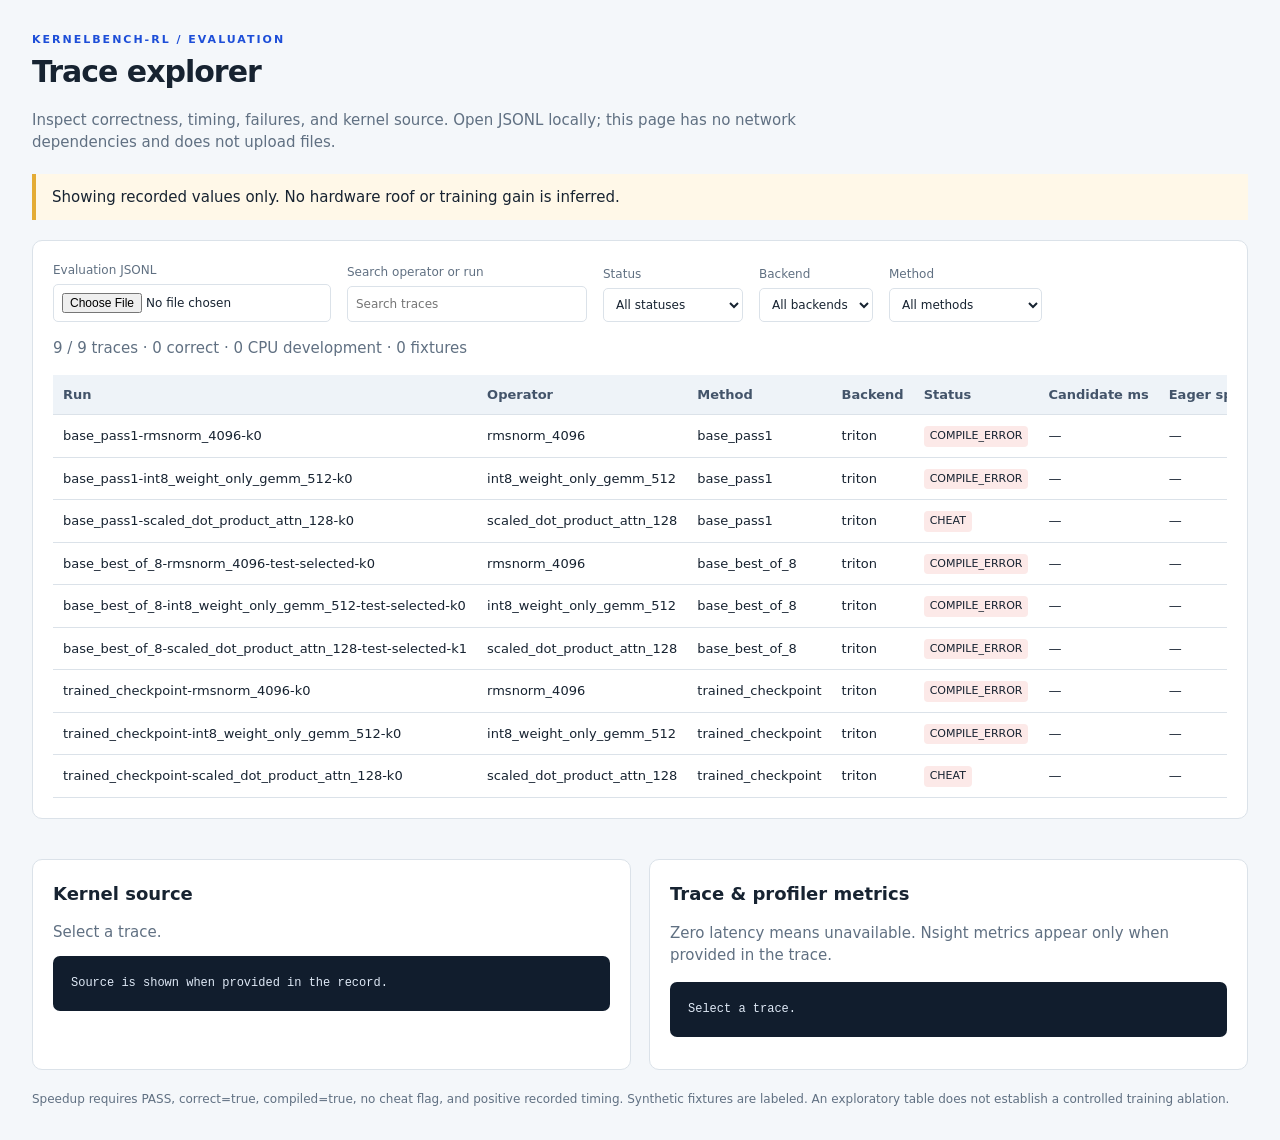
<file: experiments/colab_t4/qlora7b_fresh/report/report.html>
<!doctype html>
<html lang="en">
<meta charset="utf-8">
<meta name="viewport" content="width=device-width,initial-scale=1">
<title>KernelBench-RL trace explorer</title>
<style>
:root{color-scheme:light;--ink:#172331;--muted:#607082;--line:#dbe2e9;--blue:#1d4ed8}*{box-sizing:border-box}body{margin:0;background:#f4f7fa;color:var(--ink);font:15px/1.5 system-ui,sans-serif}main{max-width:1440px;margin:auto;padding:32px}h1{margin:0;font-size:30px;letter-spacing:-1px}h2{margin-top:0;font-size:18px}.eyebrow{text-transform:uppercase;letter-spacing:2px;color:var(--blue);font-size:11px;font-weight:750}.muted{color:var(--muted)}.notice{border-left:4px solid #e4ac35;background:#fff8e8;padding:12px 16px;margin:20px 0}header p{max-width:820px}section{background:white;border:1px solid var(--line);border-radius:10px;padding:20px;margin:20px 0}.tools{display:flex;flex-wrap:wrap;gap:16px;align-items:end}label{display:flex;flex-direction:column;gap:5px;font-size:12px;color:var(--muted)}input,select,button{font:inherit;border:1px solid var(--line);border-radius:5px;padding:8px;background:white;color:var(--ink)}input[type=search]{min-width:240px}button{cursor:pointer;color:var(--blue)}.table-wrap{overflow:auto;max-height:540px}table{border-collapse:collapse;width:100%;font-variant-numeric:tabular-nums;font-size:13px}th,td{padding:10px;border-bottom:1px solid var(--line);text-align:left;white-space:nowrap}th{position:sticky;top:0;background:#eef3f8;color:#43546a}tr.selected{background:#eaf0ff}tbody tr{cursor:pointer}tbody tr:hover{background:#f5f8fc}.status{display:inline-block;border-radius:4px;padding:2px 6px;background:#fce9e8;font-size:11px}.status.pass{background:#e2f2e8;color:#176340}.details{display:grid;grid-template-columns:1fr 1fr;gap:18px}pre{white-space:pre-wrap;overflow-wrap:anywhere;background:#111d2d;color:#dfe9f6;border-radius:7px;padding:18px;font:12px/1.6 ui-monospace,monospace;max-height:520px;overflow:auto}#error{color:#a52b26;white-space:pre-wrap}.stats{font-variant-numeric:tabular-nums}.empty{padding:28px;text-align:center;color:var(--muted)}footer{font-size:12px;color:var(--muted)}@media(max-width:800px){main{padding:18px}.details{grid-template-columns:1fr}h1{font-size:25px}}
</style>
<main>
<header><div class="eyebrow">KernelBench-RL / Evaluation</div><h1>Trace explorer</h1><p class="muted">Inspect correctness, timing, failures, and kernel source. Open JSONL locally; this page has no network dependencies and does not upload files.</p></header>
<div id="notice" class="notice" role="status">Load evaluation traces to begin. CPU development timings are not GPU benchmark results.</div>
<section><div class="tools"><label>Evaluation JSONL<input id="file" type="file" accept=".jsonl,.json,.txt"></label><label>Search operator or run<input id="search" type="search" placeholder="Search traces"></label><label>Status<select id="status"><option value="">All statuses</option></select></label><label>Backend<select id="backend"><option value="">All backends</option></select></label><label>Method<select id="method"><option value="">All methods</option></select></label></div><p id="counts" class="muted stats"></p><div id="error" role="alert"></div><div class="table-wrap"><table><thead><tr><th>Run</th><th>Operator</th><th>Method</th><th>Backend</th><th>Status</th><th>Candidate ms</th><th>Eager speedup</th><th>Compile speedup</th><th>Reward</th></tr></thead><tbody id="rows"></tbody></table></div></section>
<div class="details"><section><h2>Kernel source</h2><div id="selection" class="muted">Select a trace.</div><pre id="source">Source is shown when the record contains source_code or candidate_source.</pre></section><section><h2>Trace &amp; profiler metrics</h2><p class="muted">Zero latency means unavailable. Nsight metrics appear only when provided in the trace.</p><pre id="record">Select a trace to inspect its full record.</pre></section></div>
<footer>Speedup requires PASS, correct=true, compiled=true, no cheat flag, and positive recorded timing. Synthetic fixtures are labeled. An exploratory table does not establish a controlled training ablation.</footer>
</main>
<script type="application/json" id="data">[{"run_id": "base_pass1-rmsnorm_4096-k0", "op_name": "rmsnorm_4096", "level": 1, "backend": "triton", "status": "COMPILE_ERROR", "compiled": false, "correct": false, "cheat_detected": false, "max_abs_err": 0.0, "eager_ms": 0.0, "compile_ms": 0.0, "candidate_ms": 0.0, "speedup_vs_eager": 0.0, "speedup_vs_compile": 0.0, "reward": 0.0, "achieved_tflops": 0.0, "arithmetic_intensity": 0.6237816764132553, "error_message": "cannot assign to expression here. Maybe you meant '==' instead of '='? (\u003cunknown\u003e, line 8)", "seed": 50042, "dtype": "fp16", "method": "base_pass1", "gpu_model": "unavailable", "timing_mode": "cuda_graph", "independent_seed": 60042, "isolation_boundary": "sanitized_child_process_trusted_only", "candidate_source": "import triton\nimport triton.language as tl\n\n@triton.jit\ndef rmsnorm_kernel(x_ptr, weight_ptr, rms_ptr, out_ptr, n_elements: tl.constexpr):\n    pid = tl.program_id(0)\n    offsets = pid * n_elements\n    x/thread[0] = tl.load(x_ptr + offsets)\n    weight = tl.load(weight_ptr)\n    zm = tl.dot(x, x, input_precision=tl.InputPrecision.IEEE)\n    tl.store(rms_ptr + pid, zm + 1e-6)\n    mean = tl.sum(rms_ptr) / n_elements\n    rm = tl.sqrt(mean)\n    rm_inv = 1.0 / rm\n    scaled_x = x * rm_inv * weight\n    tl.store(out_ptr + offsets, scaled_x)\n\ndef kernel_forward(x, weight, eps=1e-06):\n    n_elements = x.shape[-1]\n    x = x.contiguous().to(torch.float32)\n    weight = weight.contiguous().to(torch.float32)\n    rms = torch.empty(triton.cdiv(x.shape[0], triton.next_power_of_2(x.shape[0])), device=x.device, dtype=torch.float32)\n    out = torch.empty_like(x)\n    grid = lambda meta: (triton.cdiv(x.shape[0], meta['block_size']),)\n    rmsnorm_kernel[grid](x, weight, rms, out, n_elements)\n    return out", "candidate_sha256": "c6a82bbbff4fbee19d0f2ac1954f88ad2798d3967e1db5903f980b0e1735ba70", "source_policy_sha256": "6712c40af7ce3ec3bcd8ac90e5f98bd1aa3998bd1ebeeafe31605cf4ec5851a1", "chat_template_applied": true, "prompt_sha256": "a3470797dd8dca18e6f3b1727dd9f09bc68f6810af0a0701d79ffe653501f785", "policy_updated": false, "split": "heldout", "heldout": true, "eval_phase": "heldout_test", "selection_method": "single_sample", "sample_k": 0, "budget_k": 1, "model_name_or_path": "/content/models/Qwen2.5-Coder-7B-Instruct", "model_revision": "c03e6d358207e414f1eca0bb1891e29f1db0e242", "training_mode": "qlora_7b_nf4", "sampling_config": {"do_sample": true, "temperature": 1.0, "top_p": 1.0, "top_k": 0, "max_new_tokens": 1024}, "config_hash": "5ec1b65de79cdea6", "fixture": false, "generation_engine": "hf_eager", "checkpoint_identity": "base:c03e6d358207e414f1eca0bb1891e29f1db0e242"}, {"run_id": "base_pass1-int8_weight_only_gemm_512-k0", "op_name": "int8_weight_only_gemm_512", "level": 3, "backend": "triton", "status": "COMPILE_ERROR", "compiled": false, "correct": false, "cheat_detected": false, "max_abs_err": 0.0, "eager_ms": 0.0, "compile_ms": 0.0, "candidate_ms": 0.0, "speedup_vs_eager": 0.0, "speedup_vs_compile": 0.0, "reward": 0.0, "achieved_tflops": 0.0, "arithmetic_intensity": 85.44415584415584, "error_message": "canonical candidate error (NameError): name 'torch' is not defined", "seed": 50043, "dtype": "fp16", "method": "base_pass1", "gpu_model": "Tesla T4", "timing_mode": "cuda_graph", "independent_seed": 60043, "isolation_boundary": "sanitized_child_process_trusted_only", "candidate_source": "import triton\nimport triton.language as tl\n\n@triton.jit\ndef kernel_forward_fp32(x_ptr, qweight_ptr, scales_ptr, output_ptr, M, N, K):\n    pid = tl.program_id(0)\n    Xmm = tl.mma_matrix_shape()\n    row = pid * Xmm.M + tl.mma_mantissa_shape()[0] * tl.warp_id(0) + tl.lane_id()\n    col = pid * Xmm.N\n\n    x = tl.zeros((Xmm.M, Xmm.N), dtype=tl.float32)\n    if row \u003c M and col \u003c N:\n        accum = tl.zeros((Xmm.M, Xmm.N), dtype=tl.float32)\n        for r in range(0, K, Xmm.K):\n            x_local = tl.load(x_ptr + row * K + r, mask=row \u003c M, mask_value=0.0)\n            qweight_local = tl.load(qweight_ptr + row * K + r, mask=row \u003c M, mask_value=0.0)\n            qweight_fp32 = qweight_local # + scales_ptr[row]\n            accum += tl.dot(x_local, qweight_fp32, input_precision=\"ieee\")\n        x = accum\n\n    tl.store(output_ptr + row * N + col, x, mask=col \u003c N)\n\ndef kernel_forward(x, qweight, scales):\n    assert isinstance(x, torch.Tensor) and x.dtype == torch.float32\n    assert isinstance(qweight, torch.Tensor) and qweight.dtype == torch.int8\n    assert isinstance(scales, torch.Tensor) and scales.dtype == torch.float32\n    x = x.contiguous()\n    qweight = qweight.contiguous()\n    scales = scales.contiguous()\n    \n    M, K = x.shape\n    K2, N = qweight.shape\n    assert K == K2, \"Incompatible dimensions\"\n\n    output = torch.empty((M, N), dtype=torch.float32, device=x.device)\n    grid = (triton.cdiv(M, 128), triton.cdiv(N, 128))\n    kernel_forward_fp32[grid](x, qweight, scales, output, M, N, K)\n\n    return output", "candidate_sha256": "61be95ba08970dfcf3c04360a91c6c67d8b8c4c55a1a1c19c9047855569cdc30", "source_policy_sha256": "6712c40af7ce3ec3bcd8ac90e5f98bd1aa3998bd1ebeeafe31605cf4ec5851a1", "chat_template_applied": true, "prompt_sha256": "81f04d9fb76eaafa898eb816092332a09211360d68a4ee6a5dfff8d0bb38131f", "policy_updated": false, "split": "heldout", "heldout": true, "eval_phase": "heldout_test", "selection_method": "single_sample", "sample_k": 0, "budget_k": 1, "model_name_or_path": "/content/models/Qwen2.5-Coder-7B-Instruct", "model_revision": "c03e6d358207e414f1eca0bb1891e29f1db0e242", "training_mode": "qlora_7b_nf4", "sampling_config": {"do_sample": true, "temperature": 1.0, "top_p": 1.0, "top_k": 0, "max_new_tokens": 1024}, "config_hash": "5ec1b65de79cdea6", "fixture": false, "generation_engine": "hf_eager", "checkpoint_identity": "base:c03e6d358207e414f1eca0bb1891e29f1db0e242"}, {"run_id": "base_pass1-scaled_dot_product_attn_128-k0", "op_name": "scaled_dot_product_attn_128", "level": 2, "backend": "triton", "status": "CHEAT", "compiled": false, "correct": false, "cheat_detected": true, "max_abs_err": 0.0, "eager_ms": 0.0, "compile_ms": 0.0, "candidate_ms": 0.0, "speedup_vs_eager": 0.0, "speedup_vs_compile": 0.0, "reward": -1.0, "achieved_tflops": 0.0, "arithmetic_intensity": 32.625, "error_message": "Reference operator fallback detected: .softmax()", "seed": 50044, "dtype": "fp16", "method": "base_pass1", "gpu_model": "unavailable", "timing_mode": "cuda_graph", "independent_seed": 60044, "isolation_boundary": "sanitized_child_process_trusted_only", "candidate_source": "import triton\nimport triton.language as tl\n\n@triton.jit\ndef _sdpa_kernel(q_ptr, k_ptr, v_ptr, out_ptr, scale, M, N, L, stride_qkv, stride_out, BLOCK_SIZE: tl.constexpr, HEAD_SIZE: tl.constexpr):\n    pid = tl.program_id(0)\n    num_heads = M // HEAD_SIZE\n    b = pid // num_heads\n    h = pid % num_heads\n    row = pid % L\n    \n    q_base = q_ptr + b * stride_qkv + h * HEAD_SIZE * L\n    k_base = k_ptr + b * stride_qkv + h * HEAD_SIZE * L\n    v_base = v_ptr + b * stride_qkv + h * HEAD_SIZE * L\n    out_base = out_ptr + b * stride_out + h * L * HEAD_SIZE\n    \n    acc = tl.zeros((BLOCK_SIZE, HEAD_SIZE), dtype=tl.float32)\n    for i in range(0, N, BLOCK_SIZE):\n        q = tl.load(q_base + row * L * HEAD_SIZE + i * HEAD_SIZE, mask=i+BLOCK_SIZE\u003cN, other=-float('inf'))\n        k = tl.load(k_base + i * L * HEAD_SIZE, mask=i+BLOCK_SIZE\u003cN)\n        acc += tl.dot(q, k, input_precision=\"ieee\")\n    alpha = scale\n    acc = acc * alpha\n    \n    probs = tl.softmax(acc, axis=-1)\n    row *= HEAD_SIZE\n    for i in range(0, N, BLOCK_SIZE):\n        v = tl.load(v_base + i * L * HEAD_SIZE + row, mask=i+BLOCK_SIZE\u003cN)\n        out = probs[:, row] * v\n        tl.atomic_add(out_base + i * L * HEAD_SIZE + row, out, mask=i+BLOCK_SIZE\u003cN)\n    \n@triton.autotune(\n    config={\n        \"BLOCK_SIZE\": [128, 256],\n        \"HEAD_SIZE\": [64]\n    }\n)\ndef kernel_forward(q, k, v):\n    M, N, L, D = q.shape\n    assert D % 64 == 0, \"Head size must be 64\"\n    BLOCK_SIZE = 128\n    HEAD_SIZE = 64\n    scale = 1.0 / torch.sqrt(torch.tensor(D, dtype=torch.float32))\n    \n    # Ensuring inputs are contiguous\n    q = q.contiguous()\n    k = k.contiguous()\n    v = v.contiguous()\n    \n    # Output tensor\n    out = torch.empty_like(q)\n    \n    # CUDA kernel launch\n    grid = (N * L, 1, 1)\n    _sdpa_kernel[grid, BLOCK_SIZE](q, k, v, out, scale, M, N, L, q.stride(0), out.stride(0), BLOCK_SIZE, HEAD_SIZE)\n    \n    return out", "candidate_sha256": "fd945617b56103cbd964d31a14ff2a2ef102624dc41c7eb45d945d987bf1d611", "source_policy_sha256": "6712c40af7ce3ec3bcd8ac90e5f98bd1aa3998bd1ebeeafe31605cf4ec5851a1", "chat_template_applied": true, "prompt_sha256": "ff458ed7c6d28de4f4be959f0f9b12280e236843576ee8767f75aed46be056b6", "policy_updated": false, "split": "heldout", "heldout": true, "eval_phase": "heldout_test", "selection_method": "single_sample", "sample_k": 0, "budget_k": 1, "model_name_or_path": "/content/models/Qwen2.5-Coder-7B-Instruct", "model_revision": "c03e6d358207e414f1eca0bb1891e29f1db0e242", "training_mode": "qlora_7b_nf4", "sampling_config": {"do_sample": true, "temperature": 1.0, "top_p": 1.0, "top_k": 0, "max_new_tokens": 1024}, "config_hash": "5ec1b65de79cdea6", "fixture": false, "generation_engine": "hf_eager", "checkpoint_identity": "base:c03e6d358207e414f1eca0bb1891e29f1db0e242"}, {"run_id": "base_best_of_8-rmsnorm_4096-test-selected-k0", "op_name": "rmsnorm_4096", "level": 1, "backend": "triton", "status": "COMPILE_ERROR", "compiled": false, "correct": false, "cheat_detected": false, "max_abs_err": 0.0, "eager_ms": 0.0, "compile_ms": 0.0, "candidate_ms": 0.0, "speedup_vs_eager": 0.0, "speedup_vs_compile": 0.0, "reward": 0.0, "achieved_tflops": 0.0, "arithmetic_intensity": 0.6237816764132553, "error_message": "cannot assign to expression here. Maybe you meant '==' instead of '='? (\u003cunknown\u003e, line 8)", "seed": 50042, "dtype": "fp16", "method": "base_best_of_8", "gpu_model": "unavailable", "timing_mode": "cuda_graph", "independent_seed": 60042, "isolation_boundary": "sanitized_child_process_trusted_only", "candidate_source": "import triton\nimport triton.language as tl\n\n@triton.jit\ndef rmsnorm_kernel(x_ptr, weight_ptr, rms_ptr, out_ptr, n_elements: tl.constexpr):\n    pid = tl.program_id(0)\n    offsets = pid * n_elements\n    x/thread[0] = tl.load(x_ptr + offsets)\n    weight = tl.load(weight_ptr)\n    zm = tl.dot(x, x, input_precision=tl.InputPrecision.IEEE)\n    tl.store(rms_ptr + pid, zm + 1e-6)\n    mean = tl.sum(rms_ptr) / n_elements\n    rm = tl.sqrt(mean)\n    rm_inv = 1.0 / rm\n    scaled_x = x * rm_inv * weight\n    tl.store(out_ptr + offsets, scaled_x)\n\ndef kernel_forward(x, weight, eps=1e-06):\n    n_elements = x.shape[-1]\n    x = x.contiguous().to(torch.float32)\n    weight = weight.contiguous().to(torch.float32)\n    rms = torch.empty(triton.cdiv(x.shape[0], triton.next_power_of_2(x.shape[0])), device=x.device, dtype=torch.float32)\n    out = torch.empty_like(x)\n    grid = lambda meta: (triton.cdiv(x.shape[0], meta['block_size']),)\n    rmsnorm_kernel[grid](x, weight, rms, out, n_elements)\n    return out", "candidate_sha256": "c6a82bbbff4fbee19d0f2ac1954f88ad2798d3967e1db5903f980b0e1735ba70", "source_policy_sha256": "6712c40af7ce3ec3bcd8ac90e5f98bd1aa3998bd1ebeeafe31605cf4ec5851a1", "chat_template_applied": true, "prompt_sha256": "a3470797dd8dca18e6f3b1727dd9f09bc68f6810af0a0701d79ffe653501f785", "policy_updated": false, "split": "heldout", "heldout": true, "eval_phase": "heldout_test", "selection_method": "validation_seed_regrade", "sample_k": 0, "budget_k": 8, "model_name_or_path": "/content/models/Qwen2.5-Coder-7B-Instruct", "model_revision": "c03e6d358207e414f1eca0bb1891e29f1db0e242", "training_mode": "qlora_7b_nf4", "sampling_config": {"do_sample": true, "temperature": 1.0, "top_p": 1.0, "top_k": 0, "max_new_tokens": 1024}, "config_hash": "5ec1b65de79cdea6", "fixture": false, "generation_engine": "hf_eager", "checkpoint_identity": "base:c03e6d358207e414f1eca0bb1891e29f1db0e242"}, {"run_id": "base_best_of_8-int8_weight_only_gemm_512-test-selected-k0", "op_name": "int8_weight_only_gemm_512", "level": 3, "backend": "triton", "status": "COMPILE_ERROR", "compiled": false, "correct": false, "cheat_detected": false, "max_abs_err": 0.0, "eager_ms": 0.0, "compile_ms": 0.0, "candidate_ms": 0.0, "speedup_vs_eager": 0.0, "speedup_vs_compile": 0.0, "reward": 0.0, "achieved_tflops": 0.0, "arithmetic_intensity": 85.44415584415584, "error_message": "canonical candidate error (NameError): name 'torch' is not defined", "seed": 50043, "dtype": "fp16", "method": "base_best_of_8", "gpu_model": "Tesla T4", "timing_mode": "cuda_graph", "independent_seed": 60043, "isolation_boundary": "sanitized_child_process_trusted_only", "candidate_source": "import triton\nimport triton.language as tl\n\n@triton.jit\ndef kernel_forward_fp32(x_ptr, qweight_ptr, scales_ptr, output_ptr, M, N, K):\n    pid = tl.program_id(0)\n    Xmm = tl.mma_matrix_shape()\n    row = pid * Xmm.M + tl.mma_mantissa_shape()[0] * tl.warp_id(0) + tl.lane_id()\n    col = pid * Xmm.N\n\n    x = tl.zeros((Xmm.M, Xmm.N), dtype=tl.float32)\n    if row \u003c M and col \u003c N:\n        accum = tl.zeros((Xmm.M, Xmm.N), dtype=tl.float32)\n        for r in range(0, K, Xmm.K):\n            x_local = tl.load(x_ptr + row * K + r, mask=row \u003c M, mask_value=0.0)\n            qweight_local = tl.load(qweight_ptr + row * K + r, mask=row \u003c M, mask_value=0.0)\n            qweight_fp32 = qweight_local # + scales_ptr[row]\n            accum += tl.dot(x_local, qweight_fp32, input_precision=\"ieee\")\n        x = accum\n\n    tl.store(output_ptr + row * N + col, x, mask=col \u003c N)\n\ndef kernel_forward(x, qweight, scales):\n    assert isinstance(x, torch.Tensor) and x.dtype == torch.float32\n    assert isinstance(qweight, torch.Tensor) and qweight.dtype == torch.int8\n    assert isinstance(scales, torch.Tensor) and scales.dtype == torch.float32\n    x = x.contiguous()\n    qweight = qweight.contiguous()\n    scales = scales.contiguous()\n    \n    M, K = x.shape\n    K2, N = qweight.shape\n    assert K == K2, \"Incompatible dimensions\"\n\n    output = torch.empty((M, N), dtype=torch.float32, device=x.device)\n    grid = (triton.cdiv(M, 128), triton.cdiv(N, 128))\n    kernel_forward_fp32[grid](x, qweight, scales, output, M, N, K)\n\n    return output", "candidate_sha256": "61be95ba08970dfcf3c04360a91c6c67d8b8c4c55a1a1c19c9047855569cdc30", "source_policy_sha256": "6712c40af7ce3ec3bcd8ac90e5f98bd1aa3998bd1ebeeafe31605cf4ec5851a1", "chat_template_applied": true, "prompt_sha256": "81f04d9fb76eaafa898eb816092332a09211360d68a4ee6a5dfff8d0bb38131f", "policy_updated": false, "split": "heldout", "heldout": true, "eval_phase": "heldout_test", "selection_method": "validation_seed_regrade", "sample_k": 0, "budget_k": 8, "model_name_or_path": "/content/models/Qwen2.5-Coder-7B-Instruct", "model_revision": "c03e6d358207e414f1eca0bb1891e29f1db0e242", "training_mode": "qlora_7b_nf4", "sampling_config": {"do_sample": true, "temperature": 1.0, "top_p": 1.0, "top_k": 0, "max_new_tokens": 1024}, "config_hash": "5ec1b65de79cdea6", "fixture": false, "generation_engine": "hf_eager", "checkpoint_identity": "base:c03e6d358207e414f1eca0bb1891e29f1db0e242"}, {"run_id": "base_best_of_8-scaled_dot_product_attn_128-test-selected-k1", "op_name": "scaled_dot_product_attn_128", "level": 2, "backend": "triton", "status": "COMPILE_ERROR", "compiled": false, "correct": false, "cheat_detected": false, "max_abs_err": 0.0, "eager_ms": 0.0, "compile_ms": 0.0, "candidate_ms": 0.0, "speedup_vs_eager": 0.0, "speedup_vs_compile": 0.0, "reward": 0.0, "achieved_tflops": 0.0, "arithmetic_intensity": 32.625, "error_message": "invalid syntax (\u003cunknown\u003e, line 38)", "seed": 50044, "dtype": "fp16", "method": "base_best_of_8", "gpu_model": "unavailable", "timing_mode": "cuda_graph", "independent_seed": 60044, "isolation_boundary": "sanitized_child_process_trusted_only", "candidate_source": "import triton\nimport triton.language as tl\n\n@triton.jit\ndef _sdpa_kernel(q_ptr, k_ptr, v_ptr, out_ptr, *, M, N, K, causal_mask_ptr, stride_q, stride_k, stride_v, stride_o, input_precision):\n    pid = tl.program_id(0)\n    D = N\n    scale = tl.convert_element_type(1.0 / tl.sqrt(D), q_ptr.dtype)\n\n    # Load query, key, value\n    q_idx = pid % M\n    k_idx = pid // M\n    q = tl.load(q_ptr + q_idx * stride_q + k_idx * stride_k, mask=(pid \u003c M * N), lanes=N)\n    k = tl.load(k_ptr + q_idx * stride_k + q_idx * stride_k, mask=(pid \u003c M * N), lanes=N)\n    v = tl.load(v_ptr + q_idx * stride_v + q_idx * stride_v, mask=(pid \u003c M * N), lanes=N)\n\n    # Compute scores\n    scores = tl.dot(q, k, input_precision=input_precision) * scale\n\n    # Apply causal mask\n    causal_mask = tl.load(causal_mask_ptr + pid, mask=(pid \u003c M * N), lanes=N)\n    scores = scores - tl.where(causal_mask, scores, -tl.inf)\n\n    # Compute softmax\n    max_scores = tl.max(scores, axis=1, keepdim=True)\n    exp_scores = tl.exp(scores - max_scores)\n    sums = tl.sum(exp_scores, axis=1, keepdim=True)\n    probs = exp_scores / sums\n\n    # Compute output\n    out = tl.dot(probs, v, input_precision=input_precision)\n\n    # Store output\n    tl.store(out_ptr + pid, out, mask=(pid \u003c M * N), lanes=N)\n\n@triton.jit\ndef _sdpa_causal_mask(M, N):\n    causal_mask_ptr = tl.allocate IngramTensor(out, requires_grad=False)\n    for i in range(M):\n        causal_mask_ptr[i * N:(i + 1) * N] = tl.where(tl.arange(N) \u003c= tl.arange(N).reshape(-1, 1), 1, 0)\n    return causal_mask_ptr\n\n@triton.jit\ndef kernel_forward(q, k, v):\n    M, N, K = q.shape[-2:]\n    causal_mask_ptr = _sdpa_causal_mask(M, N)\n    stride_q, stride_k, stride_v, stride_o = [q.stride(i) for i in range(4)]\n\n    q = q.contiguous()\n    k = k.contiguous()\n    v = v.contiguous()\n    out = q.clone()\n\n    out_ptr = out.data_ptr()\n    q_ptr = q.data_ptr()\n    k_ptr = k.data_ptr()\n    v_ptr = v.data_ptr()\n\n    block_size = 64\n    grid_size = (M * N) // block_size + (M * N) % block_size \u003e 0\n\n    _sdpa_kernel[grid_size, block_size](\n        q_ptr, k_ptr, v_ptr, out_ptr,\n        M=M, N=N, K=K, causal_mask_ptr=causal_mask_ptr,\n        stride_q=stride_q, stride_k=stride_k, stride_v=stride_v, stride_o=stride_o,\n        input_precision=\"ieee\"\n    )\n\n    return out", "candidate_sha256": "bb24aa288c87a8452f93413624bc5b8891778e40fc466f8e389ebbcc54c0e89f", "source_policy_sha256": "6712c40af7ce3ec3bcd8ac90e5f98bd1aa3998bd1ebeeafe31605cf4ec5851a1", "chat_template_applied": true, "prompt_sha256": "ff458ed7c6d28de4f4be959f0f9b12280e236843576ee8767f75aed46be056b6", "policy_updated": false, "split": "heldout", "heldout": true, "eval_phase": "heldout_test", "selection_method": "validation_seed_regrade", "sample_k": 1, "budget_k": 8, "model_name_or_path": "/content/models/Qwen2.5-Coder-7B-Instruct", "model_revision": "c03e6d358207e414f1eca0bb1891e29f1db0e242", "training_mode": "qlora_7b_nf4", "sampling_config": {"do_sample": true, "temperature": 1.0, "top_p": 1.0, "top_k": 0, "max_new_tokens": 1024}, "config_hash": "5ec1b65de79cdea6", "fixture": false, "generation_engine": "hf_eager", "checkpoint_identity": "base:c03e6d358207e414f1eca0bb1891e29f1db0e242"}, {"run_id": "trained_checkpoint-rmsnorm_4096-k0", "op_name": "rmsnorm_4096", "level": 1, "backend": "triton", "status": "COMPILE_ERROR", "compiled": false, "correct": false, "cheat_detected": false, "max_abs_err": 0.0, "eager_ms": 0.0, "compile_ms": 0.0, "candidate_ms": 0.0, "speedup_vs_eager": 0.0, "speedup_vs_compile": 0.0, "reward": 0.0, "achieved_tflops": 0.0, "arithmetic_intensity": 0.6237816764132553, "error_message": "cannot assign to expression here. Maybe you meant '==' instead of '='? (\u003cunknown\u003e, line 8)", "seed": 50042, "dtype": "fp16", "method": "trained_checkpoint", "gpu_model": "unavailable", "timing_mode": "cuda_graph", "independent_seed": 60042, "isolation_boundary": "sanitized_child_process_trusted_only", "candidate_source": "import triton\nimport triton.language as tl\n\n@triton.jit\ndef rmsnorm_kernel(x_ptr, weight_ptr, rms_ptr, out_ptr, n_elements: tl.constexpr):\n    pid = tl.program_id(0)\n    offsets = pid * n_elements\n    x/thread[0] = tl.load(x_ptr + offsets)\n    weight = tl.load(weight_ptr)\n    zm = tl.dot(x, x, input_precision=tl.InputPrecision.IEEE)\n    tl.store(rms_ptr + pid, zm + 1e-6)\n    mean = tl.sum(rms_ptr) / n_elements\n    rm = tl.sqrt(mean)\n    rm_inv = 1.0 / rm\n    scaled_x = x * rm_inv * weight\n    tl.store(out_ptr + offsets, scaled_x)\n\ndef kernel_forward(x, weight, eps=1e-06):\n    n_elements = x.shape[-1]\n    x = x.contiguous().to(torch.float32)\n    weight = weight.contiguous().to(torch.float32)\n    rms = torch.empty(triton.cdiv(x.shape[0], triton.next_power_of_2(x.shape[0])), device=x.device, dtype=torch.float32)\n    out = torch.empty_like(x)\n    grid = lambda meta: (triton.cdiv(x.shape[0], meta['block_size']),)\n    rmsnorm_kernel[grid](x, weight, rms, out, n_elements)\n    return out", "candidate_sha256": "c6a82bbbff4fbee19d0f2ac1954f88ad2798d3967e1db5903f980b0e1735ba70", "source_policy_sha256": "6712c40af7ce3ec3bcd8ac90e5f98bd1aa3998bd1ebeeafe31605cf4ec5851a1", "chat_template_applied": true, "prompt_sha256": "a3470797dd8dca18e6f3b1727dd9f09bc68f6810af0a0701d79ffe653501f785", "policy_updated": false, "split": "heldout", "heldout": true, "eval_phase": "heldout_test", "selection_method": "single_sample", "sample_k": 0, "budget_k": 1, "model_name_or_path": "/content/models/Qwen2.5-Coder-7B-Instruct", "model_revision": "c03e6d358207e414f1eca0bb1891e29f1db0e242", "training_mode": "qlora_7b_nf4", "sampling_config": {"do_sample": true, "temperature": 1.0, "top_p": 1.0, "top_k": 0, "max_new_tokens": 1024}, "config_hash": "5ec1b65de79cdea6", "fixture": false, "generation_engine": "hf_eager", "checkpoint_identity": "checkpoint:8:18281524fcaa3c625a8b77bb617b8d5cb812e8f2c73a6892953fe7c77abbfa46"}, {"run_id": "trained_checkpoint-int8_weight_only_gemm_512-k0", "op_name": "int8_weight_only_gemm_512", "level": 3, "backend": "triton", "status": "COMPILE_ERROR", "compiled": false, "correct": false, "cheat_detected": false, "max_abs_err": 0.0, "eager_ms": 0.0, "compile_ms": 0.0, "candidate_ms": 0.0, "speedup_vs_eager": 0.0, "speedup_vs_compile": 0.0, "reward": 0.0, "achieved_tflops": 0.0, "arithmetic_intensity": 85.44415584415584, "error_message": "invalid syntax (\u003cunknown\u003e, line 1)", "seed": 50043, "dtype": "fp16", "method": "trained_checkpoint", "gpu_model": "unavailable", "timing_mode": "cuda_graph", "independent_seed": 60043, "isolation_boundary": "sanitized_child_process_trusted_only", "candidate_source": "```python\nimport triton\nimport triton.language as tl\n\n@triton.jit\ndef kernel_forward_fp32(x_ptr, qweight_ptr, scales_ptr, output_ptr, M, N, K):\n    pid = tl.program_id(0)\n    Xmm = tl.mma_matrix_shape()\n    row = pid * Xmm.M + tl.mma_mantissa_shape()[0] * tl.warp_id(0) + tl.lane_id()\n    col = pid * Xmm.N\n\n    x = tl.zeros((Xmm.M, Xmm.N), dtype=tl.float32)\n    if row \u003c M and col \u003c N:\n        accum = tl.zeros((Xmm.M, Xmm.N), dtype=tl.float32)\n        for r in range(0, K, Xmm.K):\n            x_local = tl.load(x_ptr + row * K + r, mask=row \u003c M, mask_value=0.0)\n            qweight_local = tl.load(qweight_ptr + row * K + r, mask=row \u003c M, mask_value=0.0)\n            qweight_fp32 = qweight_local # + scales_ptr[row]\n            accum += x_local * qweight_fp32\n        output_ptr[row * N + col] = accum\n\n@triton.jit\ndef kernel_forward_fp32_batch(x_ptr, qweight_ptr, scales_ptr, output_ptr, B, M, N, K):\n    pid = tl.program_id(0)\n    Bmm = tl.mma_matrix_shape()\n    batch = pid * Bmm.B + tl.warp_id(0) * tl.stride(TensorShape, 0)\n    row = batch * M + tl.mma_matrix_shape()[0] * tl.warp_id(0) + tl.lane_id()\n    col = pid * Bmm.N\n\n    x = tl.zeros((Bmm.M, Bmm.N), dtype=tl.float32)\n    if row \u003c M and col \u003c N:\n        accum = tl.zeros((Bmm.M, Bmm.N), dtype=tl.float32)\n        for r in range(0, K, Bmm.K):\n            x_local = tl.load(x_ptr + (row * K + r) * B + batch, mask=row \u003c M, mask_value=0.0)\n            qweight_local = tl.load(qweight_ptr + (row * K + r) * B + batch, mask=row \u003c M, mask_value=0.0)\n            qweight_fp32 = qweight_local # + scales_ptr[row]\n            accum += x_local * qweight_fp32\n        output_ptr[(row * N + col) * B + batch] = accum\n\n@triton.jit\ndef kernel_forward_fp32_batch_mixed(x_ptr, qweight_ptr, scales_ptr, output_ptr, B, M, N, K, Q):\n    pid = tl.program_id(0)\n    Bmm = tl.mma_matrix_shape()\n    batch = pid * Bmm.B + tl.warp_id(0) * tl.stride(TensorShape, 0)\n    row = batch * M + tl.mma_matrix_shape()[0] * tl.warp_id(0) + tl.lane_id()\n    col = pid * Bmm.N\n\n    x = tl.zeros((Bmm.M, Bmm.N), dtype=tl.float32)\n    if row \u003c M and col \u003c N:\n        accum = tl.zeros((Bmm.M, Bmm.N), dtype=tl.float32)\n        for r in range(0, K, Bmm.K):\n            x_local = tl.load(x_ptr + (row * K + r) * B + batch, mask=row \u003c M, mask_value=0.0)\n            qweight_local = tl.load(qweight_ptr + (row * K + r) * Q + batch, mask=row \u003c M, mask_value=0.0)\n            qweight_fp32 = qweight_local # + scales_ptr[row]\n            accum += x_local * qweight_fp32\n        output_ptr[(row * N + col) * B + batch] = accum\n\ndef kernel_forward(x, qweight, scales):\n    x = x.contiguous()\n    qweight = qweight.contiguous()\n    scales = scales.contiguous()\n    M, K = qweight.shape\n    N = x.shape[1]\n    Kpadded = ((K + 127) // 128) * 128\n    Npadded = ((N + 127) // 128) * 128\n    output = tl.zeros((M, N), dtype=tl.float32)\n    kernel_forward_fp32[(1, 1, 1)](x, qweight, scales, output, M, N, Kpadded)\n    return output[:M, :N", "candidate_sha256": "7af205e4a0555ba5b9da7130ce4528fd39a7b90b4da00487ba7feb9ae2f95c77", "source_policy_sha256": "6712c40af7ce3ec3bcd8ac90e5f98bd1aa3998bd1ebeeafe31605cf4ec5851a1", "chat_template_applied": true, "prompt_sha256": "81f04d9fb76eaafa898eb816092332a09211360d68a4ee6a5dfff8d0bb38131f", "policy_updated": false, "split": "heldout", "heldout": true, "eval_phase": "heldout_test", "selection_method": "single_sample", "sample_k": 0, "budget_k": 1, "model_name_or_path": "/content/models/Qwen2.5-Coder-7B-Instruct", "model_revision": "c03e6d358207e414f1eca0bb1891e29f1db0e242", "training_mode": "qlora_7b_nf4", "sampling_config": {"do_sample": true, "temperature": 1.0, "top_p": 1.0, "top_k": 0, "max_new_tokens": 1024}, "config_hash": "5ec1b65de79cdea6", "fixture": false, "generation_engine": "hf_eager", "checkpoint_identity": "checkpoint:8:18281524fcaa3c625a8b77bb617b8d5cb812e8f2c73a6892953fe7c77abbfa46"}, {"run_id": "trained_checkpoint-scaled_dot_product_attn_128-k0", "op_name": "scaled_dot_product_attn_128", "level": 2, "backend": "triton", "status": "CHEAT", "compiled": false, "correct": false, "cheat_detected": true, "max_abs_err": 0.0, "eager_ms": 0.0, "compile_ms": 0.0, "candidate_ms": 0.0, "speedup_vs_eager": 0.0, "speedup_vs_compile": 0.0, "reward": -1.0, "achieved_tflops": 0.0, "arithmetic_intensity": 32.625, "error_message": "Reference operator fallback detected: .softmax()", "seed": 50044, "dtype": "fp16", "method": "trained_checkpoint", "gpu_model": "unavailable", "timing_mode": "cuda_graph", "independent_seed": 60044, "isolation_boundary": "sanitized_child_process_trusted_only", "candidate_source": "import triton\nimport triton.language as tl\n\n@triton.jit\ndef _sdpa_kernel(q_ptr, k_ptr, v_ptr, out_ptr, scale, M, N, L, stride_qkv, stride_out, BLOCK_SIZE: tl.constexpr, HEAD_SIZE: tl.constexpr):\n    pid = tl.program_id(0)\n    num_heads = M // HEAD_SIZE\n    b = pid // num_heads\n    h = pid % num_heads\n    row = pid % L\n    \n    q_base = q_ptr + b * stride_qkv + h * HEAD_SIZE * L\n    k_base = k_ptr + b * stride_qkv + h * HEAD_SIZE * L\n    v_base = v_ptr + b * stride_qkv + h * HEAD_SIZE * L\n    out_base = out_ptr + b * stride_out + h * L * HEAD_SIZE\n    \n    acc = tl.zeros((BLOCK_SIZE, HEAD_SIZE), dtype=tl.float32)\n    for i in range(0, N, BLOCK_SIZE):\n        q = tl.load(q_base + row * L * HEAD_SIZE + i * HEAD_SIZE, mask=i+BLOCK_SIZE\u003cN, other=-float('inf'))\n        k = tl.load(k_base + i * L * HEAD_SIZE, mask=i+BLOCK_SIZE\u003cN)\n        acc += tl.dot(q, k, input_precision=\"ieee\")\n    alpha = scale\n    acc = acc * alpha\n    \n    probs = tl.softmax(acc, axis=-1)\n    row *= HEAD_SIZE\n    for i in range(0, N, BLOCK_SIZE):\n        v = tl.load(v_base + i * L * HEAD_SIZE + row, mask=i+BLOCK_SIZE\u003cN)\n        out = probs[:, row] * v\n        tl.atomic_add(out_base + i * L * HEAD_SIZE + row, out, mask=i+BLOCK_SIZE\u003cN)\n    \n@triton.autotune(\n    config={\n        \"BLOCK_SIZE\": [128, 256],\n        \"HEAD_SIZE\": [64]\n    }\n)\ndef kernel_forward(q, k, v):\n    M, N, L, D = q.shape\n    assert D % 64 == 0, \"Head size must be 64\"\n    BLOCK_SIZE = 128\n    HEAD_SIZE = 64\n    scale = 1.0 / torch.sqrt(torch.tensor(D, dtype=torch.float32))\n    \n    # Ensuring inputs are contiguous\n    q = q.contiguous()\n    k = k.contiguous()\n    v = v.contiguous()\n    \n    # Output tensor\n    out = torch.empty_like(q)\n    \n    # CUDA kernel launch\n    grid = (N * L, 1, 1)\n    _sdpa_kernel[grid, BLOCK_SIZE](q, k, v, out, scale, M, N, L, q.stride(0), out.stride(0), BLOCK_SIZE, HEAD_SIZE)\n    \n    return out", "candidate_sha256": "fd945617b56103cbd964d31a14ff2a2ef102624dc41c7eb45d945d987bf1d611", "source_policy_sha256": "6712c40af7ce3ec3bcd8ac90e5f98bd1aa3998bd1ebeeafe31605cf4ec5851a1", "chat_template_applied": true, "prompt_sha256": "ff458ed7c6d28de4f4be959f0f9b12280e236843576ee8767f75aed46be056b6", "policy_updated": false, "split": "heldout", "heldout": true, "eval_phase": "heldout_test", "selection_method": "single_sample", "sample_k": 0, "budget_k": 1, "model_name_or_path": "/content/models/Qwen2.5-Coder-7B-Instruct", "model_revision": "c03e6d358207e414f1eca0bb1891e29f1db0e242", "training_mode": "qlora_7b_nf4", "sampling_config": {"do_sample": true, "temperature": 1.0, "top_p": 1.0, "top_k": 0, "max_new_tokens": 1024}, "config_hash": "5ec1b65de79cdea6", "fixture": false, "generation_engine": "hf_eager", "checkpoint_identity": "checkpoint:8:18281524fcaa3c625a8b77bb617b8d5cb812e8f2c73a6892953fe7c77abbfa46"}]</script>
<script>
"use strict";
const el=id=>document.getElementById(id);let records=[],selected=null;
const finite=n=>typeof n==='number'&&Number.isFinite(n);
const passed=r=>r.status==='PASS'&&r.correct===true&&r.compiled===true&&!r.cheat_detected;
const number=n=>finite(n)?n.toLocaleString(undefined,{maximumFractionDigits:4}):'—';
const speed=(r,compiled=false)=>passed(r)&&r.candidate_ms>0&&(compiled?r.backend!=='numpy_dev'&&r.compile_ms>0:r.eager_ms>0)&&r[compiled?'speedup_vs_compile':'speedup_vs_eager']>0?number(r[compiled?'speedup_vs_compile':'speedup_vs_eager'])+'×':'—';
function options(id,key){const current=el(id).value;while(el(id).options.length>1)el(id).remove(1);for(const value of [...new Set(records.map(r=>String(r[key]??'unspecified')))].sort()){const option=document.createElement('option');option.value=value;option.textContent=value;el(id).append(option)}el(id).value=current}
function inspect(r){selected=r;el('selection').textContent=r.run_id+' / '+r.op_name+(r.fixture?' / SYNTHETIC FIXTURE':'');el('source').textContent=r.source_code??r.candidate_source??r.source??'No kernel source in this trace.';el('record').textContent=JSON.stringify(r,null,2)}
function render(){const search=el('search').value.toLowerCase();const shown=records.filter(r=>(!el('status').value||r.status===el('status').value)&&(!el('backend').value||r.backend===el('backend').value)&&(!el('method').value||String(r.method??'unspecified')===el('method').value)&&(!search||(r.run_id+' '+r.op_name).toLowerCase().includes(search)));const fragment=document.createDocumentFragment();for(const r of shown){const tr=document.createElement('tr');tr.tabIndex=0;const vals=[r.run_id+(r.fixture?' [fixture]':''),r.op_name,r.method??'unspecified',r.backend,r.status,r.candidate_ms>0?number(r.candidate_ms):'—',speed(r),speed(r,true),number(r.reward)];vals.forEach((value,i)=>{const td=document.createElement('td');if(i===4){const tag=document.createElement('span');tag.className='status'+(passed(r)?' pass':'');tag.textContent=value;td.append(tag)}else td.textContent=String(value);tr.append(td)});const choose=()=>{inspect(r);for(const row of el('rows').children)row.classList.remove('selected');tr.classList.add('selected')};tr.addEventListener('click',choose);tr.addEventListener('keydown',e=>{if(e.key==='Enter'||e.key===' '){e.preventDefault();choose()}});fragment.append(tr)}el('rows').replaceChildren(fragment);el('counts').textContent=shown.length+' / '+records.length+' traces · '+shown.filter(passed).length+' correct · '+shown.filter(r=>r.backend==='numpy_dev').length+' CPU development · '+shown.filter(r=>r.fixture).length+' fixtures';if(!shown.length){const tr=document.createElement('tr'),td=document.createElement('td');td.colSpan=9;td.className='empty';td.textContent='No matching traces.';tr.append(td);el('rows').append(tr)}}
function load(data){if(!Array.isArray(data))throw Error('Expected a JSON array or JSONL objects.');data.forEach((r,i)=>{if(!r||typeof r!=='object'||typeof r.run_id!=='string'||typeof r.op_name!=='string'||typeof r.status!=='string')throw Error('Record '+(i+1)+': missing run_id, op_name, or status.');});records=data;options('status','status');options('backend','backend');options('method','method');el('error').textContent='';el('notice').textContent=(records.some(r=>r.fixture)?'SYNTHETIC FIXTURES INCLUDED — test data is not benchmark evidence. ':'')+(records.some(r=>r.backend==='numpy_dev')?'CPU development traces included; no CUDA or torch.compile claims. ':'')+'Showing recorded values only. No hardware roof or training gain is inferred.';el('selection').textContent='Select a trace.';el('source').textContent='Source is shown when provided in the record.';el('record').textContent='Select a trace.';render()}
el('file').addEventListener('change',async()=>{try{const file=el('file').files[0];if(!file)return;const text=(await file.text()).trim();const data=text.startsWith('[')?JSON.parse(text):text.split(/\r?\n/).filter(line=>line.trim()).map((line,i)=>{try{return JSON.parse(line)}catch{throw Error('Invalid JSON on line '+(i+1))}});load(data)}catch(error){el('error').textContent=error.message}});
for(const id of ['search','status','backend','method'])el(id).addEventListener('input',render);
try{const embedded=el('data').textContent.trim();if(embedded&&!embedded.startsWith('<!--'))load(JSON.parse(embedded));else render()}catch(error){el('error').textContent=error.message}
</script>
</html>
</file>
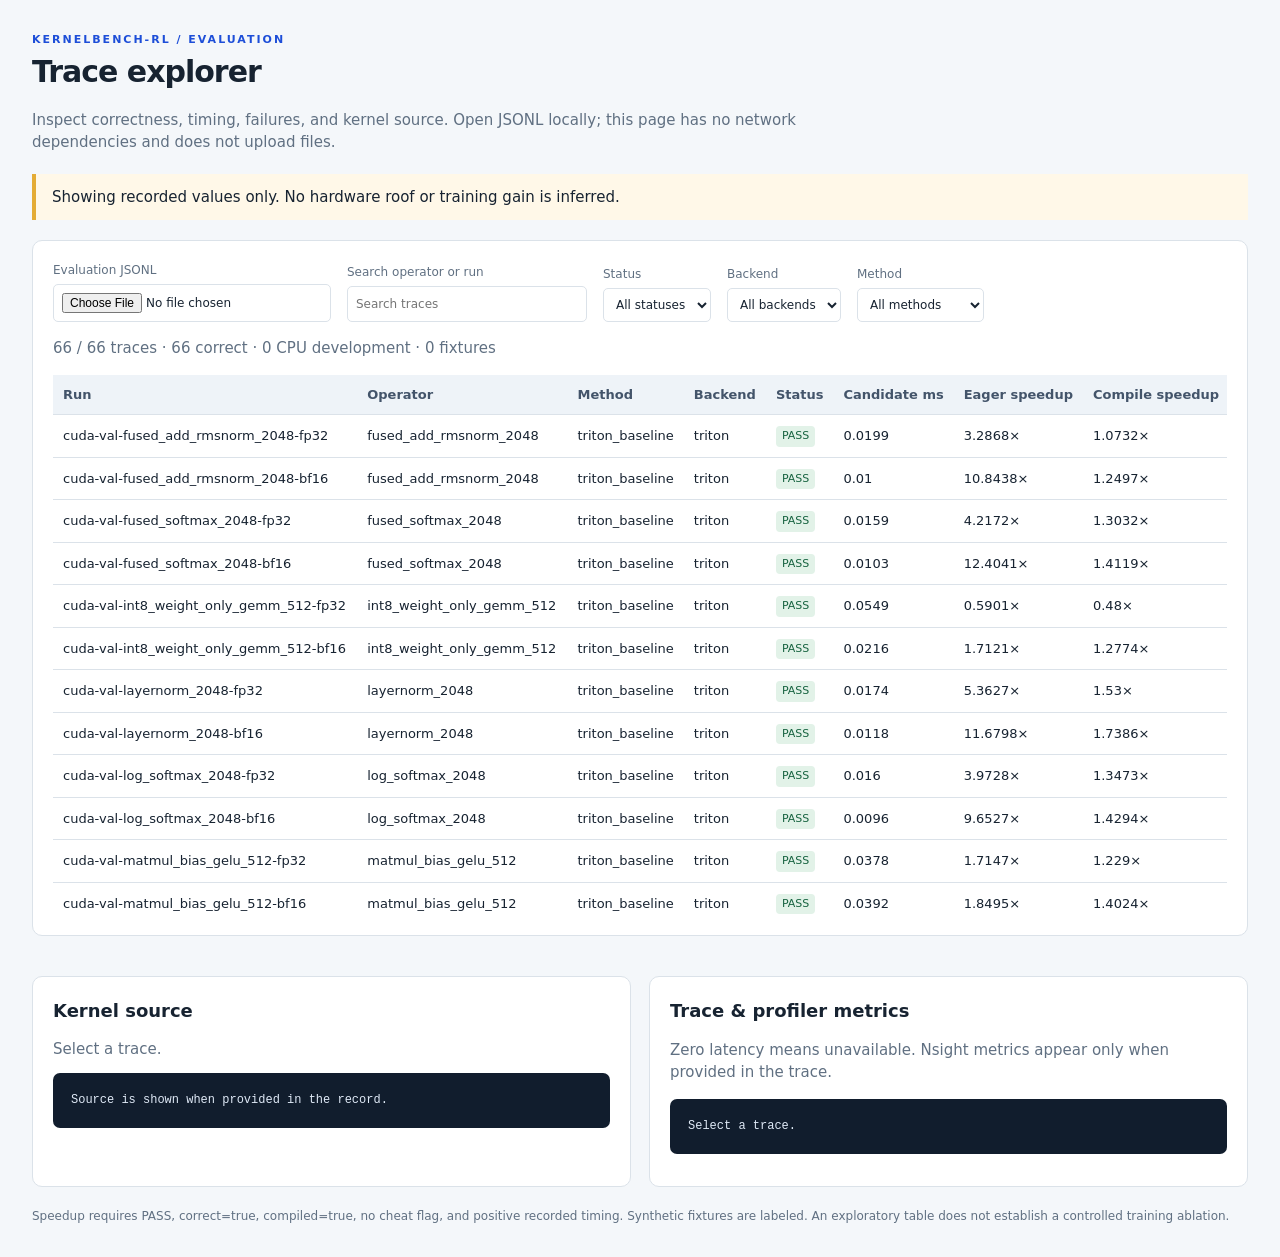
<file: experiments/rtx5060/cuda_graph/report/report.html>
<!doctype html>
<html lang="en">
<meta charset="utf-8">
<meta name="viewport" content="width=device-width,initial-scale=1">
<title>KernelBench-RL trace explorer</title>
<style>
:root{color-scheme:light;--ink:#172331;--muted:#607082;--line:#dbe2e9;--blue:#1d4ed8}*{box-sizing:border-box}body{margin:0;background:#f4f7fa;color:var(--ink);font:15px/1.5 system-ui,sans-serif}main{max-width:1440px;margin:auto;padding:32px}h1{margin:0;font-size:30px;letter-spacing:-1px}h2{margin-top:0;font-size:18px}.eyebrow{text-transform:uppercase;letter-spacing:2px;color:var(--blue);font-size:11px;font-weight:750}.muted{color:var(--muted)}.notice{border-left:4px solid #e4ac35;background:#fff8e8;padding:12px 16px;margin:20px 0}header p{max-width:820px}section{background:white;border:1px solid var(--line);border-radius:10px;padding:20px;margin:20px 0}.tools{display:flex;flex-wrap:wrap;gap:16px;align-items:end}label{display:flex;flex-direction:column;gap:5px;font-size:12px;color:var(--muted)}input,select,button{font:inherit;border:1px solid var(--line);border-radius:5px;padding:8px;background:white;color:var(--ink)}input[type=search]{min-width:240px}button{cursor:pointer;color:var(--blue)}.table-wrap{overflow:auto;max-height:540px}table{border-collapse:collapse;width:100%;font-variant-numeric:tabular-nums;font-size:13px}th,td{padding:10px;border-bottom:1px solid var(--line);text-align:left;white-space:nowrap}th{position:sticky;top:0;background:#eef3f8;color:#43546a}tr.selected{background:#eaf0ff}tbody tr{cursor:pointer}tbody tr:hover{background:#f5f8fc}.status{display:inline-block;border-radius:4px;padding:2px 6px;background:#fce9e8;font-size:11px}.status.pass{background:#e2f2e8;color:#176340}.details{display:grid;grid-template-columns:1fr 1fr;gap:18px}pre{white-space:pre-wrap;overflow-wrap:anywhere;background:#111d2d;color:#dfe9f6;border-radius:7px;padding:18px;font:12px/1.6 ui-monospace,monospace;max-height:520px;overflow:auto}#error{color:#a52b26;white-space:pre-wrap}.stats{font-variant-numeric:tabular-nums}.empty{padding:28px;text-align:center;color:var(--muted)}footer{font-size:12px;color:var(--muted)}@media(max-width:800px){main{padding:18px}.details{grid-template-columns:1fr}h1{font-size:25px}}
</style>
<main>
<header><div class="eyebrow">KernelBench-RL / Evaluation</div><h1>Trace explorer</h1><p class="muted">Inspect correctness, timing, failures, and kernel source. Open JSONL locally; this page has no network dependencies and does not upload files.</p></header>
<div id="notice" class="notice" role="status">Load evaluation traces to begin. CPU development timings are not GPU benchmark results.</div>
<section><div class="tools"><label>Evaluation JSONL<input id="file" type="file" accept=".jsonl,.json,.txt"></label><label>Search operator or run<input id="search" type="search" placeholder="Search traces"></label><label>Status<select id="status"><option value="">All statuses</option></select></label><label>Backend<select id="backend"><option value="">All backends</option></select></label><label>Method<select id="method"><option value="">All methods</option></select></label></div><p id="counts" class="muted stats"></p><div id="error" role="alert"></div><div class="table-wrap"><table><thead><tr><th>Run</th><th>Operator</th><th>Method</th><th>Backend</th><th>Status</th><th>Candidate ms</th><th>Eager speedup</th><th>Compile speedup</th><th>Reward</th></tr></thead><tbody id="rows"></tbody></table></div></section>
<div class="details"><section><h2>Kernel source</h2><div id="selection" class="muted">Select a trace.</div><pre id="source">Source is shown when the record contains source_code or candidate_source.</pre></section><section><h2>Trace &amp; profiler metrics</h2><p class="muted">Zero latency means unavailable. Nsight metrics appear only when provided in the trace.</p><pre id="record">Select a trace to inspect its full record.</pre></section></div>
<footer>Speedup requires PASS, correct=true, compiled=true, no cheat flag, and positive recorded timing. Synthetic fixtures are labeled. An exploratory table does not establish a controlled training ablation.</footer>
</main>
<script type="application/json" id="data">[{"run_id": "cuda-val-fused_add_rmsnorm_2048-fp32", "op_name": "fused_add_rmsnorm_2048", "level": 1, "backend": "triton", "status": "PASS", "compiled": true, "correct": true, "cheat_detected": false, "max_abs_err": 1.9073486328125e-06, "eager_ms": 0.06538499891757965, "compile_ms": 0.021348999813199043, "candidate_ms": 0.019892999902367592, "speedup_vs_eager": 3.2868345266415937, "speedup_vs_compile": 1.0731915708026603, "reward": 2.7676526409641093, "achieved_tflops": 0.316264818321907, "arithmetic_intensity": 0.4996746909564086, "error_message": "", "seed": 42, "dtype": "fp32", "method": "triton_baseline", "gpu_model": "NVIDIA GeForce RTX 5060 Laptop GPU", "timing_mode": "cuda_graph", "source": "import torch\nimport triton\nimport triton.language as tl\n\n\n@triton.jit\ndef _add_rmsnorm_kernel(X_ptr, R_ptr, W_ptr, Y_ptr, stride_x, N, eps, BLOCK_SIZE: tl.constexpr):\n    row = tl.program_id(0)\n    cols = tl.arange(0, BLOCK_SIZE)\n    mask = cols \u003c N\n    x = tl.load(X_ptr + row * stride_x + cols, mask=mask, other=0.0).to(tl.float32)\n    r = tl.load(R_ptr + row * stride_x + cols, mask=mask, other=0.0).to(tl.float32)\n    w = tl.load(W_ptr + cols, mask=mask, other=0.0).to(tl.float32)\n    h = x + r\n    rstd = tl.rsqrt(tl.sum(h * h, axis=0) / N + eps)\n    tl.store(Y_ptr + row * stride_x + cols, (h * rstd * w).to(Y_ptr.dtype.element_ty), mask=mask)\n\n\ndef kernel_forward(x: torch.Tensor, residual: torch.Tensor, weight: torch.Tensor, eps: float = 1e-6) -\u003e torch.Tensor:\n    orig_shape = x.shape\n    x_2d = x.contiguous().reshape(-1, orig_shape[-1])\n    r_2d = residual.contiguous().reshape(-1, orig_shape[-1])\n    w = weight.contiguous()\n    y = torch.empty_like(x_2d)\n    M, N = x_2d.shape\n    BLOCK_SIZE = triton.next_power_of_2(N)\n    if BLOCK_SIZE \u003e 65536:\n        raise ValueError(f\"Unsupported hidden size N={N} \u003e 65536 for fused Add+RMSNorm\")\n    _add_rmsnorm_kernel[(M,)](x_2d, r_2d, w, y, x_2d.stride(0), N, eps, BLOCK_SIZE=BLOCK_SIZE)\n    return y.reshape(orig_shape)", "source_sha256": "dae5ecbb4ffbf0ec37d69547728c96be766d3baa51a752ac01697fbdeba7a629"}, {"run_id": "cuda-val-fused_add_rmsnorm_2048-bf16", "op_name": "fused_add_rmsnorm_2048", "level": 1, "backend": "triton", "status": "PASS", "compiled": true, "correct": true, "cheat_detected": false, "max_abs_err": 0.03121471405029297, "eager_ms": 0.10844900086522102, "compile_ms": 0.012497999705374241, "candidate_ms": 0.010001000016927719, "speedup_vs_eager": 10.843815686597337, "speedup_vs_compile": 1.249675000921917, "reward": 4.0, "achieved_tflops": 0.62908269066604, "arithmetic_intensity": 0.9993493819128172, "error_message": "", "seed": 42, "dtype": "bf16", "method": "triton_baseline", "gpu_model": "NVIDIA GeForce RTX 5060 Laptop GPU", "timing_mode": "cuda_graph", "source": "import torch\nimport triton\nimport triton.language as tl\n\n\n@triton.jit\ndef _add_rmsnorm_kernel(X_ptr, R_ptr, W_ptr, Y_ptr, stride_x, N, eps, BLOCK_SIZE: tl.constexpr):\n    row = tl.program_id(0)\n    cols = tl.arange(0, BLOCK_SIZE)\n    mask = cols \u003c N\n    x = tl.load(X_ptr + row * stride_x + cols, mask=mask, other=0.0).to(tl.float32)\n    r = tl.load(R_ptr + row * stride_x + cols, mask=mask, other=0.0).to(tl.float32)\n    w = tl.load(W_ptr + cols, mask=mask, other=0.0).to(tl.float32)\n    h = x + r\n    rstd = tl.rsqrt(tl.sum(h * h, axis=0) / N + eps)\n    tl.store(Y_ptr + row * stride_x + cols, (h * rstd * w).to(Y_ptr.dtype.element_ty), mask=mask)\n\n\ndef kernel_forward(x: torch.Tensor, residual: torch.Tensor, weight: torch.Tensor, eps: float = 1e-6) -\u003e torch.Tensor:\n    orig_shape = x.shape\n    x_2d = x.contiguous().reshape(-1, orig_shape[-1])\n    r_2d = residual.contiguous().reshape(-1, orig_shape[-1])\n    w = weight.contiguous()\n    y = torch.empty_like(x_2d)\n    M, N = x_2d.shape\n    BLOCK_SIZE = triton.next_power_of_2(N)\n    if BLOCK_SIZE \u003e 65536:\n        raise ValueError(f\"Unsupported hidden size N={N} \u003e 65536 for fused Add+RMSNorm\")\n    _add_rmsnorm_kernel[(M,)](x_2d, r_2d, w, y, x_2d.stride(0), N, eps, BLOCK_SIZE=BLOCK_SIZE)\n    return y.reshape(orig_shape)", "source_sha256": "dae5ecbb4ffbf0ec37d69547728c96be766d3baa51a752ac01697fbdeba7a629"}, {"run_id": "cuda-val-fused_softmax_2048-fp32", "op_name": "fused_softmax_2048", "level": 2, "backend": "triton", "status": "PASS", "compiled": true, "correct": true, "cheat_detected": false, "max_abs_err": 1.1920928955078125e-07, "eager_ms": 0.0669730007648468, "compile_ms": 0.020696000196039677, "candidate_ms": 0.015881000086665154, "speedup_vs_eager": 4.217177784734239, "speedup_vs_compile": 1.3031924994079906, "reward": 3.26730294574123, "achieved_tflops": 0.33013538010130133, "arithmetic_intensity": 0.625, "error_message": "", "seed": 42, "dtype": "fp32", "method": "triton_baseline", "gpu_model": "NVIDIA GeForce RTX 5060 Laptop GPU", "timing_mode": "cuda_graph", "source": "import torch\nimport triton\nimport triton.language as tl\n\n\n@triton.jit\ndef _softmax_fwd_kernel(X_ptr, Y_ptr, stride_x, N, BLOCK_SIZE: tl.constexpr):\n    row = tl.program_id(0)\n    cols = tl.arange(0, BLOCK_SIZE)\n    mask = cols \u003c N\n    x = tl.load(X_ptr + row * stride_x + cols, mask=mask, other=-float(\"inf\")).to(tl.float32)\n    x_max = tl.max(x, axis=0)\n    num = tl.exp(x - x_max)\n    den = tl.sum(num, axis=0)\n    tl.store(Y_ptr + row * stride_x + cols, (num / den).to(Y_ptr.dtype.element_ty), mask=mask)\n\n\ndef kernel_forward(x: torch.Tensor) -\u003e torch.Tensor:\n    orig_shape = x.shape\n    x_2d = x.contiguous().reshape(-1, orig_shape[-1])\n    y = torch.empty_like(x_2d)\n    M, N = x_2d.shape\n    BLOCK_SIZE = triton.next_power_of_2(N)\n    if BLOCK_SIZE \u003e 65536:\n        raise ValueError(f\"Unsupported row size N={N} \u003e 65536 for single-block Softmax\")\n    _softmax_fwd_kernel[(M,)](x_2d, y, x_2d.stride(0), N, BLOCK_SIZE=BLOCK_SIZE)\n    return y.reshape(orig_shape)", "source_sha256": "bbb4505f719bfc23639fec95581cb64622e1c4f02664599f0dc5244f01344eba"}, {"run_id": "cuda-val-fused_softmax_2048-bf16", "op_name": "fused_softmax_2048", "level": 2, "backend": "triton", "status": "PASS", "compiled": true, "correct": true, "cheat_detected": false, "max_abs_err": 0.0014336705207824707, "eager_ms": 0.1273530051112175, "compile_ms": 0.0144960000179708, "candidate_ms": 0.010267000179737806, "speedup_vs_eager": 12.404110536839378, "speedup_vs_compile": 1.4119021880002531, "reward": 4.0, "achieved_tflops": 0.5106535412697236, "arithmetic_intensity": 1.25, "error_message": "", "seed": 42, "dtype": "bf16", "method": "triton_baseline", "gpu_model": "NVIDIA GeForce RTX 5060 Laptop GPU", "timing_mode": "cuda_graph", "source": "import torch\nimport triton\nimport triton.language as tl\n\n\n@triton.jit\ndef _softmax_fwd_kernel(X_ptr, Y_ptr, stride_x, N, BLOCK_SIZE: tl.constexpr):\n    row = tl.program_id(0)\n    cols = tl.arange(0, BLOCK_SIZE)\n    mask = cols \u003c N\n    x = tl.load(X_ptr + row * stride_x + cols, mask=mask, other=-float(\"inf\")).to(tl.float32)\n    x_max = tl.max(x, axis=0)\n    num = tl.exp(x - x_max)\n    den = tl.sum(num, axis=0)\n    tl.store(Y_ptr + row * stride_x + cols, (num / den).to(Y_ptr.dtype.element_ty), mask=mask)\n\n\ndef kernel_forward(x: torch.Tensor) -\u003e torch.Tensor:\n    orig_shape = x.shape\n    x_2d = x.contiguous().reshape(-1, orig_shape[-1])\n    y = torch.empty_like(x_2d)\n    M, N = x_2d.shape\n    BLOCK_SIZE = triton.next_power_of_2(N)\n    if BLOCK_SIZE \u003e 65536:\n        raise ValueError(f\"Unsupported row size N={N} \u003e 65536 for single-block Softmax\")\n    _softmax_fwd_kernel[(M,)](x_2d, y, x_2d.stride(0), N, BLOCK_SIZE=BLOCK_SIZE)\n    return y.reshape(orig_shape)", "source_sha256": "bbb4505f719bfc23639fec95581cb64622e1c4f02664599f0dc5244f01344eba"}, {"run_id": "cuda-val-int8_weight_only_gemm_512-fp32", "op_name": "int8_weight_only_gemm_512", "level": 3, "backend": "triton", "status": "PASS", "compiled": true, "correct": true, "cheat_detected": false, "max_abs_err": 0.0002899169921875, "eager_ms": 0.03241500072181225, "compile_ms": 0.026367999613285065, "candidate_ms": 0.054934000596404076, "speedup_vs_eager": 0.5900717291639251, "speedup_vs_compile": 0.4799941625771761, "reward": 0.7950358645819626, "achieved_tflops": 1.2263990837836418, "arithmetic_intensity": 85.44415584415584, "error_message": "", "seed": 42, "dtype": "fp32", "method": "triton_baseline", "gpu_model": "NVIDIA GeForce RTX 5060 Laptop GPU", "timing_mode": "cuda_graph", "source": "import torch\nimport triton\nimport triton.language as tl\n\n\n@triton.jit\ndef _int8_wo_gemm_kernel(\n    A_ptr, W_ptr, S_ptr, C_ptr,\n    M, N, K,\n    stride_am, stride_ak, stride_wk, stride_wn, stride_cm, stride_cn,\n    BLOCK_M: tl.constexpr, BLOCK_N: tl.constexpr, BLOCK_K: tl.constexpr,\n):\n    pid_m = tl.program_id(0)\n    pid_n = tl.program_id(1)\n    rm = pid_m * BLOCK_M + tl.arange(0, BLOCK_M)\n    rn = pid_n * BLOCK_N + tl.arange(0, BLOCK_N)\n    rk = tl.arange(0, BLOCK_K)\n    scales = tl.load(S_ptr + rn, mask=rn \u003c N, other=1.0).to(tl.float32)\n    acc = tl.zeros((BLOCK_M, BLOCK_N), dtype=tl.float32)\n    for k0 in range(0, K, BLOCK_K):\n        k_offs = k0 + rk\n        a = tl.load(\n            A_ptr + rm[:, None] * stride_am + k_offs[None, :] * stride_ak,\n            mask=(rm[:, None] \u003c M) \u0026 (k_offs[None, :] \u003c K),\n            other=0.0,\n        ).to(tl.float32)\n        w_q = tl.load(\n            W_ptr + k_offs[:, None] * stride_wk + rn[None, :] * stride_wn,\n            mask=(k_offs[:, None] \u003c K) \u0026 (rn[None, :] \u003c N),\n            other=0,\n        ).to(tl.float32)\n        acc += tl.dot(a, w_q * scales[None, :], input_precision=\"ieee\")\n    tl.store(\n        C_ptr + rm[:, None] * stride_cm + rn[None, :] * stride_cn,\n        acc.to(C_ptr.dtype.element_ty),\n        mask=(rm[:, None] \u003c M) \u0026 (rn[None, :] \u003c N),\n    )\n\n\ndef kernel_forward(x: torch.Tensor, qweight: torch.Tensor, scales: torch.Tensor) -\u003e torch.Tensor:\n    if qweight.is_floating_point():\n        raise TypeError(f\"qweight must be an integer tensor (e.g. torch.int8), got {qweight.dtype}\")\n    x_c = x.contiguous()\n    w_c = qweight.contiguous()\n    s_c = scales.contiguous()\n    M, K = x_c.shape\n    K_w, N = w_c.shape\n    if K != K_w:\n        raise ValueError(f\"Inner dimension mismatch: {K} vs {K_w}\")\n    c = torch.empty((M, N), device=x_c.device, dtype=x_c.dtype)\n    grid = (triton.cdiv(M, 64), triton.cdiv(N, 64))\n    _int8_wo_gemm_kernel[grid](\n        x_c, w_c, s_c, c, M, N, K,\n        x_c.stride(0), x_c.stride(1), w_c.stride(0), w_c.stride(1), c.stride(0), c.stride(1),\n        BLOCK_M=64, BLOCK_N=64, BLOCK_K=32,\n    )\n    return c", "source_sha256": "7bcb220ff3193646850f50f84dfa746e1c279c8f4f17097c8dcf20a59278ada1"}, {"run_id": "cuda-val-int8_weight_only_gemm_512-bf16", "op_name": "int8_weight_only_gemm_512", "level": 3, "backend": "triton", "status": "PASS", "compiled": true, "correct": true, "cheat_detected": false, "max_abs_err": 0.912200927734375, "eager_ms": 0.036935001611709595, "compile_ms": 0.02755699958652258, "candidate_ms": 0.02157299965620041, "speedup_vs_eager": 1.7120939229744025, "speedup_vs_compile": 1.2773837679361515, "reward": 1.9523578595654365, "achieved_tflops": 3.122931862683108, "arithmetic_intensity": 128.2495126705653, "error_message": "", "seed": 42, "dtype": "bf16", "method": "triton_baseline", "gpu_model": "NVIDIA GeForce RTX 5060 Laptop GPU", "timing_mode": "cuda_graph", "source": "import torch\nimport triton\nimport triton.language as tl\n\n\n@triton.jit\ndef _int8_wo_gemm_kernel(\n    A_ptr, W_ptr, S_ptr, C_ptr,\n    M, N, K,\n    stride_am, stride_ak, stride_wk, stride_wn, stride_cm, stride_cn,\n    BLOCK_M: tl.constexpr, BLOCK_N: tl.constexpr, BLOCK_K: tl.constexpr,\n):\n    pid_m = tl.program_id(0)\n    pid_n = tl.program_id(1)\n    rm = pid_m * BLOCK_M + tl.arange(0, BLOCK_M)\n    rn = pid_n * BLOCK_N + tl.arange(0, BLOCK_N)\n    rk = tl.arange(0, BLOCK_K)\n    scales = tl.load(S_ptr + rn, mask=rn \u003c N, other=1.0).to(tl.float32)\n    acc = tl.zeros((BLOCK_M, BLOCK_N), dtype=tl.float32)\n    for k0 in range(0, K, BLOCK_K):\n        k_offs = k0 + rk\n        a = tl.load(\n            A_ptr + rm[:, None] * stride_am + k_offs[None, :] * stride_ak,\n            mask=(rm[:, None] \u003c M) \u0026 (k_offs[None, :] \u003c K),\n            other=0.0,\n        ).to(tl.float32)\n        w_q = tl.load(\n            W_ptr + k_offs[:, None] * stride_wk + rn[None, :] * stride_wn,\n            mask=(k_offs[:, None] \u003c K) \u0026 (rn[None, :] \u003c N),\n            other=0,\n        ).to(tl.float32)\n        acc += tl.dot(a, w_q * scales[None, :], input_precision=\"ieee\")\n    tl.store(\n        C_ptr + rm[:, None] * stride_cm + rn[None, :] * stride_cn,\n        acc.to(C_ptr.dtype.element_ty),\n        mask=(rm[:, None] \u003c M) \u0026 (rn[None, :] \u003c N),\n    )\n\n\ndef kernel_forward(x: torch.Tensor, qweight: torch.Tensor, scales: torch.Tensor) -\u003e torch.Tensor:\n    if qweight.is_floating_point():\n        raise TypeError(f\"qweight must be an integer tensor (e.g. torch.int8), got {qweight.dtype}\")\n    x_c = x.contiguous()\n    w_c = qweight.contiguous()\n    s_c = scales.contiguous()\n    M, K = x_c.shape\n    K_w, N = w_c.shape\n    if K != K_w:\n        raise ValueError(f\"Inner dimension mismatch: {K} vs {K_w}\")\n    c = torch.empty((M, N), device=x_c.device, dtype=x_c.dtype)\n    grid = (triton.cdiv(M, 64), triton.cdiv(N, 64))\n    _int8_wo_gemm_kernel[grid](\n        x_c, w_c, s_c, c, M, N, K,\n        x_c.stride(0), x_c.stride(1), w_c.stride(0), w_c.stride(1), c.stride(0), c.stride(1),\n        BLOCK_M=64, BLOCK_N=64, BLOCK_K=32,\n    )\n    return c", "source_sha256": "7bcb220ff3193646850f50f84dfa746e1c279c8f4f17097c8dcf20a59278ada1"}, {"run_id": "cuda-val-layernorm_2048-fp32", "op_name": "layernorm_2048", "level": 1, "backend": "triton", "status": "PASS", "compiled": true, "correct": true, "cheat_detected": false, "max_abs_err": 1.9073486328125e-06, "eager_ms": 0.09338099882006645, "compile_ms": 0.02664199937134981, "candidate_ms": 0.017412999644875526, "speedup_vs_eager": 5.362717551513162, "speedup_vs_compile": 1.5300063122203238, "reward": 3.7297330726563622, "achieved_tflops": 0.42152599492874276, "arithmetic_intensity": 0.8732943469785575, "error_message": "", "seed": 42, "dtype": "fp32", "method": "triton_baseline", "gpu_model": "NVIDIA GeForce RTX 5060 Laptop GPU", "timing_mode": "cuda_graph", "source": "import torch\nimport triton\nimport triton.language as tl\n\n\n@triton.jit\ndef _layernorm_fwd_kernel(X_ptr, W_ptr, B_ptr, Y_ptr, stride_x, N, eps, BLOCK_SIZE: tl.constexpr):\n    row = tl.program_id(0)\n    cols = tl.arange(0, BLOCK_SIZE)\n    mask = cols \u003c N\n    x = tl.load(X_ptr + row * stride_x + cols, mask=mask, other=0.0).to(tl.float32)\n    mean = tl.sum(x, axis=0) / N\n    diff = tl.where(mask, x - mean, 0.0)\n    var = tl.sum(diff * diff, axis=0) / N\n    rstd = tl.rsqrt(var + eps)\n    w = tl.load(W_ptr + cols, mask=mask, other=0.0).to(tl.float32)\n    b = tl.load(B_ptr + cols, mask=mask, other=0.0).to(tl.float32)\n    y = diff * rstd * w + b\n    tl.store(Y_ptr + row * stride_x + cols, y.to(Y_ptr.dtype.element_ty), mask=mask)\n\n\ndef kernel_forward(x: torch.Tensor, weight: torch.Tensor, bias: torch.Tensor, eps: float = 1e-5) -\u003e torch.Tensor:\n    orig_shape = x.shape\n    x_2d = x.contiguous().reshape(-1, orig_shape[-1])\n    w = weight.contiguous()\n    b = bias.contiguous()\n    y = torch.empty_like(x_2d)\n    M, N = x_2d.shape\n    BLOCK_SIZE = triton.next_power_of_2(N)\n    if BLOCK_SIZE \u003e 65536:\n        raise ValueError(f\"Unsupported hidden size N={N} \u003e 65536 for single-block LayerNorm\")\n    _layernorm_fwd_kernel[(M,)](x_2d, w, b, y, x_2d.stride(0), N, eps, BLOCK_SIZE=BLOCK_SIZE)\n    return y.reshape(orig_shape)", "source_sha256": "9d5f4832ae46375be227fd8af728ccb55f69ed2866c4014cf1720ce1eba42a06"}, {"run_id": "cuda-val-layernorm_2048-bf16", "op_name": "layernorm_2048", "level": 1, "backend": "triton", "status": "PASS", "compiled": true, "correct": true, "cheat_detected": false, "max_abs_err": 0.031241416931152344, "eager_ms": 0.1373080015182495, "compile_ms": 0.020438999868929386, "candidate_ms": 0.011755999643355608, "speedup_vs_eager": 11.6798235525513, "speedup_vs_compile": 1.7386016067533088, "reward": 4.0, "achieved_tflops": 0.6243647688564302, "arithmetic_intensity": 1.746588693957115, "error_message": "", "seed": 42, "dtype": "bf16", "method": "triton_baseline", "gpu_model": "NVIDIA GeForce RTX 5060 Laptop GPU", "timing_mode": "cuda_graph", "source": "import torch\nimport triton\nimport triton.language as tl\n\n\n@triton.jit\ndef _layernorm_fwd_kernel(X_ptr, W_ptr, B_ptr, Y_ptr, stride_x, N, eps, BLOCK_SIZE: tl.constexpr):\n    row = tl.program_id(0)\n    cols = tl.arange(0, BLOCK_SIZE)\n    mask = cols \u003c N\n    x = tl.load(X_ptr + row * stride_x + cols, mask=mask, other=0.0).to(tl.float32)\n    mean = tl.sum(x, axis=0) / N\n    diff = tl.where(mask, x - mean, 0.0)\n    var = tl.sum(diff * diff, axis=0) / N\n    rstd = tl.rsqrt(var + eps)\n    w = tl.load(W_ptr + cols, mask=mask, other=0.0).to(tl.float32)\n    b = tl.load(B_ptr + cols, mask=mask, other=0.0).to(tl.float32)\n    y = diff * rstd * w + b\n    tl.store(Y_ptr + row * stride_x + cols, y.to(Y_ptr.dtype.element_ty), mask=mask)\n\n\ndef kernel_forward(x: torch.Tensor, weight: torch.Tensor, bias: torch.Tensor, eps: float = 1e-5) -\u003e torch.Tensor:\n    orig_shape = x.shape\n    x_2d = x.contiguous().reshape(-1, orig_shape[-1])\n    w = weight.contiguous()\n    b = bias.contiguous()\n    y = torch.empty_like(x_2d)\n    M, N = x_2d.shape\n    BLOCK_SIZE = triton.next_power_of_2(N)\n    if BLOCK_SIZE \u003e 65536:\n        raise ValueError(f\"Unsupported hidden size N={N} \u003e 65536 for single-block LayerNorm\")\n    _layernorm_fwd_kernel[(M,)](x_2d, w, b, y, x_2d.stride(0), N, eps, BLOCK_SIZE=BLOCK_SIZE)\n    return y.reshape(orig_shape)", "source_sha256": "9d5f4832ae46375be227fd8af728ccb55f69ed2866c4014cf1720ce1eba42a06"}, {"run_id": "cuda-val-log_softmax_2048-fp32", "op_name": "log_softmax_2048", "level": 2, "backend": "triton", "status": "PASS", "compiled": true, "correct": true, "cheat_detected": false, "max_abs_err": 9.5367431640625e-07, "eager_ms": 0.06345799937844276, "compile_ms": 0.02152100019156933, "candidate_ms": 0.01597299985587597, "speedup_vs_eager": 3.972829146123015, "speedup_vs_compile": 1.3473361538692072, "reward": 3.2052216713837107, "achieved_tflops": 0.32823389765894895, "arithmetic_intensity": 0.625, "error_message": "", "seed": 42, "dtype": "fp32", "method": "triton_baseline", "gpu_model": "NVIDIA GeForce RTX 5060 Laptop GPU", "timing_mode": "cuda_graph", "source": "import torch\nimport triton\nimport triton.language as tl\n\n\n@triton.jit\ndef _log_softmax_kernel(X_ptr, Y_ptr, stride_x, N, BLOCK_SIZE: tl.constexpr):\n    row = tl.program_id(0)\n    cols = tl.arange(0, BLOCK_SIZE)\n    mask = cols \u003c N\n    x = tl.load(X_ptr + row * stride_x + cols, mask=mask, other=-float(\"inf\")).to(tl.float32)\n    x_max = tl.max(x, axis=0)\n    shifted = x - x_max\n    lse = tl.log(tl.sum(tl.exp(shifted), axis=0))\n    tl.store(Y_ptr + row * stride_x + cols, (shifted - lse).to(Y_ptr.dtype.element_ty), mask=mask)\n\n\ndef kernel_forward(x: torch.Tensor) -\u003e torch.Tensor:\n    orig_shape = x.shape\n    x_2d = x.contiguous().reshape(-1, orig_shape[-1])\n    y = torch.empty_like(x_2d)\n    M, N = x_2d.shape\n    BLOCK_SIZE = triton.next_power_of_2(N)\n    if BLOCK_SIZE \u003e 65536:\n        raise ValueError(f\"Unsupported row size N={N} \u003e 65536 for single-block LogSoftmax\")\n    _log_softmax_kernel[(M,)](x_2d, y, x_2d.stride(0), N, BLOCK_SIZE=BLOCK_SIZE)\n    return y.reshape(orig_shape)", "source_sha256": "12f74498349c38443d1f8bf4d755f54780bb0ecb7e82c073d1f3f137b446ee56"}, {"run_id": "cuda-val-log_softmax_2048-bf16", "op_name": "log_softmax_2048", "level": 2, "backend": "triton", "status": "PASS", "compiled": true, "correct": true, "cheat_detected": false, "max_abs_err": 0.5, "eager_ms": 0.09270500019192696, "compile_ms": 0.01372799975797534, "candidate_ms": 0.009604000020772219, "speedup_vs_eager": 9.652748853750307, "speedup_vs_compile": 1.4294043865351354, "reward": 4.0, "achieved_tflops": 0.5459058713723786, "arithmetic_intensity": 1.25, "error_message": "", "seed": 42, "dtype": "bf16", "method": "triton_baseline", "gpu_model": "NVIDIA GeForce RTX 5060 Laptop GPU", "timing_mode": "cuda_graph", "source": "import torch\nimport triton\nimport triton.language as tl\n\n\n@triton.jit\ndef _log_softmax_kernel(X_ptr, Y_ptr, stride_x, N, BLOCK_SIZE: tl.constexpr):\n    row = tl.program_id(0)\n    cols = tl.arange(0, BLOCK_SIZE)\n    mask = cols \u003c N\n    x = tl.load(X_ptr + row * stride_x + cols, mask=mask, other=-float(\"inf\")).to(tl.float32)\n    x_max = tl.max(x, axis=0)\n    shifted = x - x_max\n    lse = tl.log(tl.sum(tl.exp(shifted), axis=0))\n    tl.store(Y_ptr + row * stride_x + cols, (shifted - lse).to(Y_ptr.dtype.element_ty), mask=mask)\n\n\ndef kernel_forward(x: torch.Tensor) -\u003e torch.Tensor:\n    orig_shape = x.shape\n    x_2d = x.contiguous().reshape(-1, orig_shape[-1])\n    y = torch.empty_like(x_2d)\n    M, N = x_2d.shape\n    BLOCK_SIZE = triton.next_power_of_2(N)\n    if BLOCK_SIZE \u003e 65536:\n        raise ValueError(f\"Unsupported row size N={N} \u003e 65536 for single-block LogSoftmax\")\n    _log_softmax_kernel[(M,)](x_2d, y, x_2d.stride(0), N, BLOCK_SIZE=BLOCK_SIZE)\n    return y.reshape(orig_shape)", "source_sha256": "12f74498349c38443d1f8bf4d755f54780bb0ecb7e82c073d1f3f137b446ee56"}, {"run_id": "cuda-val-matmul_bias_gelu_512-fp32", "op_name": "matmul_bias_gelu_512", "level": 2, "backend": "triton", "status": "PASS", "compiled": true, "correct": true, "cheat_detected": false, "max_abs_err": 0.0001220703125, "eager_ms": 0.06479000300168991, "compile_ms": 0.04643600061535835, "candidate_ms": 0.03778399899601936, "speedup_vs_eager": 1.714747107856839, "speedup_vs_compile": 1.22898586304352, "reward": 1.9267299826609567, "achieved_tflops": 3.5834580668463505, "arithmetic_intensity": 64.49951219512195, "error_message": "", "seed": 42, "dtype": "fp32", "method": "triton_baseline", "gpu_model": "NVIDIA GeForce RTX 5060 Laptop GPU", "timing_mode": "cuda_graph", "source": "import torch\nimport triton\nimport triton.language as tl\n\n\n@triton.jit\ndef _matmul_bias_gelu_kernel(\n    A_ptr, B_ptr, Bias_ptr, C_ptr,\n    M, N, K,\n    stride_am, stride_ak, stride_bk, stride_bn, stride_cm, stride_cn,\n    BLOCK_M: tl.constexpr, BLOCK_N: tl.constexpr, BLOCK_K: tl.constexpr,\n):\n    pid_m = tl.program_id(0)\n    pid_n = tl.program_id(1)\n    rm = pid_m * BLOCK_M + tl.arange(0, BLOCK_M)\n    rn = pid_n * BLOCK_N + tl.arange(0, BLOCK_N)\n    rk = tl.arange(0, BLOCK_K)\n    acc = tl.zeros((BLOCK_M, BLOCK_N), dtype=tl.float32)\n    for k0 in range(0, K, BLOCK_K):\n        k_offs = k0 + rk\n        a = tl.load(\n            A_ptr + rm[:, None] * stride_am + k_offs[None, :] * stride_ak,\n            mask=(rm[:, None] \u003c M) \u0026 (k_offs[None, :] \u003c K),\n            other=0.0,\n        ).to(tl.float32)\n        b = tl.load(\n            B_ptr + k_offs[:, None] * stride_bk + rn[None, :] * stride_bn,\n            mask=(k_offs[:, None] \u003c K) \u0026 (rn[None, :] \u003c N),\n            other=0.0,\n        ).to(tl.float32)\n        acc += tl.dot(a, b, input_precision=\"ieee\")\n    bias = tl.load(Bias_ptr + rn, mask=rn \u003c N, other=0.0).to(tl.float32)\n    z = acc + bias[None, :]\n    k_coef = 0.7978845608028654\n    inner = k_coef * (z + 0.044715 * z * z * z)\n    t = 2.0 * tl.sigmoid(2.0 * inner) - 1.0\n    out = 0.5 * z * (1.0 + t)\n    tl.store(\n        C_ptr + rm[:, None] * stride_cm + rn[None, :] * stride_cn,\n        out.to(C_ptr.dtype.element_ty),\n        mask=(rm[:, None] \u003c M) \u0026 (rn[None, :] \u003c N),\n    )\n\n\ndef kernel_forward(a: torch.Tensor, b: torch.Tensor, bias: torch.Tensor) -\u003e torch.Tensor:\n    a_c = a.contiguous()\n    b_c = b.contiguous()\n    bias_c = bias.contiguous()\n    M, K = a_c.shape\n    K_b, N = b_c.shape\n    if K != K_b:\n        raise ValueError(f\"Inner dimension mismatch: {K} vs {K_b}\")\n    c = torch.empty((M, N), device=a_c.device, dtype=a_c.dtype)\n    grid = (triton.cdiv(M, 64), triton.cdiv(N, 64))\n    _matmul_bias_gelu_kernel[grid](\n        a_c, b_c, bias_c, c, M, N, K,\n        a_c.stride(0), a_c.stride(1), b_c.stride(0), b_c.stride(1), c.stride(0), c.stride(1),\n        BLOCK_M=64, BLOCK_N=64, BLOCK_K=32,\n    )\n    return c", "source_sha256": "ef1fcf9751cd0c233c2cebdaeb01fb40d1880fd74901652fb004ba2dc5364678"}, {"run_id": "cuda-val-matmul_bias_gelu_512-bf16", "op_name": "matmul_bias_gelu_512", "level": 2, "backend": "triton", "status": "PASS", "compiled": true, "correct": true, "cheat_detected": false, "max_abs_err": 0.2492828369140625, "eager_ms": 0.07256999984383583, "compile_ms": 0.055028000846505165, "candidate_ms": 0.03923800028860569, "speedup_vs_eager": 1.8494826267920033, "speedup_vs_compile": 1.4024160365400866, "reward": 2.131078947713395, "achieved_tflops": 3.4506696315846144, "arithmetic_intensity": 128.9990243902439, "error_message": "", "seed": 42, "dtype": "bf16", "method": "triton_baseline", "gpu_model": "NVIDIA GeForce RTX 5060 Laptop GPU", "timing_mode": "cuda_graph", "source": "import torch\nimport triton\nimport triton.language as tl\n\n\n@triton.jit\ndef _matmul_bias_gelu_kernel(\n    A_ptr, B_ptr, Bias_ptr, C_ptr,\n    M, N, K,\n    stride_am, stride_ak, stride_bk, stride_bn, stride_cm, stride_cn,\n    BLOCK_M: tl.constexpr, BLOCK_N: tl.constexpr, BLOCK_K: tl.constexpr,\n):\n    pid_m = tl.program_id(0)\n    pid_n = tl.program_id(1)\n    rm = pid_m * BLOCK_M + tl.arange(0, BLOCK_M)\n    rn = pid_n * BLOCK_N + tl.arange(0, BLOCK_N)\n    rk = tl.arange(0, BLOCK_K)\n    acc = tl.zeros((BLOCK_M, BLOCK_N), dtype=tl.float32)\n    for k0 in range(0, K, BLOCK_K):\n        k_offs = k0 + rk\n        a = tl.load(\n            A_ptr + rm[:, None] * stride_am + k_offs[None, :] * stride_ak,\n            mask=(rm[:, None] \u003c M) \u0026 (k_offs[None, :] \u003c K),\n            other=0.0,\n        ).to(tl.float32)\n        b = tl.load(\n            B_ptr + k_offs[:, None] * stride_bk + rn[None, :] * stride_bn,\n            mask=(k_offs[:, None] \u003c K) \u0026 (rn[None, :] \u003c N),\n            other=0.0,\n        ).to(tl.float32)\n        acc += tl.dot(a, b, input_precision=\"ieee\")\n    bias = tl.load(Bias_ptr + rn, mask=rn \u003c N, other=0.0).to(tl.float32)\n    z = acc + bias[None, :]\n    k_coef = 0.7978845608028654\n    inner = k_coef * (z + 0.044715 * z * z * z)\n    t = 2.0 * tl.sigmoid(2.0 * inner) - 1.0\n    out = 0.5 * z * (1.0 + t)\n    tl.store(\n        C_ptr + rm[:, None] * stride_cm + rn[None, :] * stride_cn,\n        out.to(C_ptr.dtype.element_ty),\n        mask=(rm[:, None] \u003c M) \u0026 (rn[None, :] \u003c N),\n    )\n\n\ndef kernel_forward(a: torch.Tensor, b: torch.Tensor, bias: torch.Tensor) -\u003e torch.Tensor:\n    a_c = a.contiguous()\n    b_c = b.contiguous()\n    bias_c = bias.contiguous()\n    M, K = a_c.shape\n    K_b, N = b_c.shape\n    if K != K_b:\n        raise ValueError(f\"Inner dimension mismatch: {K} vs {K_b}\")\n    c = torch.empty((M, N), device=a_c.device, dtype=a_c.dtype)\n    grid = (triton.cdiv(M, 64), triton.cdiv(N, 64))\n    _matmul_bias_gelu_kernel[grid](\n        a_c, b_c, bias_c, c, M, N, K,\n        a_c.stride(0), a_c.stride(1), b_c.stride(0), b_c.stride(1), c.stride(0), c.stride(1),\n        BLOCK_M=64, BLOCK_N=64, BLOCK_K=32,\n    )\n    return c", "source_sha256": "ef1fcf9751cd0c233c2cebdaeb01fb40d1880fd74901652fb004ba2dc5364678"}, {"run_id": "cuda-val-rmsnorm_2048-fp32", "op_name": "rmsnorm_2048", "level": 1, "backend": "triton", "status": "PASS", "compiled": true, "correct": true, "cheat_detected": false, "max_abs_err": 1.9073486328125e-06, "eager_ms": 0.054478999227285385, "compile_ms": 0.017235999926924706, "candidate_ms": 0.016049999743700027, "speedup_vs_eager": 3.3943302241278586, "speedup_vs_compile": 1.073894093592756, "reward": 2.814552788715734, "achieved_tflops": 0.3266591952475229, "arithmetic_intensity": 0.624390243902439, "error_message": "", "seed": 42, "dtype": "fp32", "method": "triton_baseline", "gpu_model": "NVIDIA GeForce RTX 5060 Laptop GPU", "timing_mode": "cuda_graph", "source": "import torch\nimport triton\nimport triton.language as tl\n\n\n@triton.jit\ndef _rmsnorm_fwd_kernel(X_ptr, W_ptr, Y_ptr, stride_x, N, eps, BLOCK_SIZE: tl.constexpr):\n    row = tl.program_id(0)\n    cols = tl.arange(0, BLOCK_SIZE)\n    mask = cols \u003c N\n    x = tl.load(X_ptr + row * stride_x + cols, mask=mask, other=0.0).to(tl.float32)\n    w = tl.load(W_ptr + cols, mask=mask, other=0.0).to(tl.float32)\n    mean_sq = tl.sum(x * x, axis=0) / N\n    rstd = tl.rsqrt(mean_sq + eps)\n    y = x * rstd * w\n    tl.store(Y_ptr + row * stride_x + cols, y.to(Y_ptr.dtype.element_ty), mask=mask)\n\n\ndef kernel_forward(x: torch.Tensor, weight: torch.Tensor, eps: float = 1e-6) -\u003e torch.Tensor:\n    orig_shape = x.shape\n    x_2d = x.contiguous().reshape(-1, orig_shape[-1])\n    w = weight.contiguous()\n    y = torch.empty_like(x_2d)\n    M, N = x_2d.shape\n    BLOCK_SIZE = triton.next_power_of_2(N)\n    if BLOCK_SIZE \u003e 65536:\n        raise ValueError(f\"Unsupported hidden size N={N} \u003e 65536 for single-block RMSNorm\")\n    _rmsnorm_fwd_kernel[(M,)](x_2d, w, y, x_2d.stride(0), N, eps, BLOCK_SIZE=BLOCK_SIZE)\n    return y.reshape(orig_shape)", "source_sha256": "aef250e78a3ac789d865f69ceead5ac7e878905902d5287a6bab70d491120f61"}, {"run_id": "cuda-val-rmsnorm_2048-bf16", "op_name": "rmsnorm_2048", "level": 1, "backend": "triton", "status": "PASS", "compiled": true, "correct": true, "cheat_detected": false, "max_abs_err": 0.030641555786132812, "eager_ms": 0.0793750025331974, "compile_ms": 0.0100509999319911, "candidate_ms": 0.008810999803245068, "speedup_vs_eager": 9.008626070331292, "speedup_vs_compile": 1.1407331921956625, "reward": 4.0, "achieved_tflops": 0.5950380339435556, "arithmetic_intensity": 1.248780487804878, "error_message": "", "seed": 42, "dtype": "bf16", "method": "triton_baseline", "gpu_model": "NVIDIA GeForce RTX 5060 Laptop GPU", "timing_mode": "cuda_graph", "source": "import torch\nimport triton\nimport triton.language as tl\n\n\n@triton.jit\ndef _rmsnorm_fwd_kernel(X_ptr, W_ptr, Y_ptr, stride_x, N, eps, BLOCK_SIZE: tl.constexpr):\n    row = tl.program_id(0)\n    cols = tl.arange(0, BLOCK_SIZE)\n    mask = cols \u003c N\n    x = tl.load(X_ptr + row * stride_x + cols, mask=mask, other=0.0).to(tl.float32)\n    w = tl.load(W_ptr + cols, mask=mask, other=0.0).to(tl.float32)\n    mean_sq = tl.sum(x * x, axis=0) / N\n    rstd = tl.rsqrt(mean_sq + eps)\n    y = x * rstd * w\n    tl.store(Y_ptr + row * stride_x + cols, y.to(Y_ptr.dtype.element_ty), mask=mask)\n\n\ndef kernel_forward(x: torch.Tensor, weight: torch.Tensor, eps: float = 1e-6) -\u003e torch.Tensor:\n    orig_shape = x.shape\n    x_2d = x.contiguous().reshape(-1, orig_shape[-1])\n    w = weight.contiguous()\n    y = torch.empty_like(x_2d)\n    M, N = x_2d.shape\n    BLOCK_SIZE = triton.next_power_of_2(N)\n    if BLOCK_SIZE \u003e 65536:\n        raise ValueError(f\"Unsupported hidden size N={N} \u003e 65536 for single-block RMSNorm\")\n    _rmsnorm_fwd_kernel[(M,)](x_2d, w, y, x_2d.stride(0), N, eps, BLOCK_SIZE=BLOCK_SIZE)\n    return y.reshape(orig_shape)", "source_sha256": "aef250e78a3ac789d865f69ceead5ac7e878905902d5287a6bab70d491120f61"}, {"run_id": "cuda-val-rmsnorm_4096-fp32", "op_name": "rmsnorm_4096", "level": 1, "backend": "triton", "status": "PASS", "compiled": true, "correct": true, "cheat_detected": false, "max_abs_err": 1.9073486328125e-06, "eager_ms": 0.05418800003826618, "compile_ms": 0.02578200027346611, "candidate_ms": 0.017059000208973885, "speedup_vs_eager": 3.176505033967969, "speedup_vs_compile": 1.5113429836235943, "reward": 2.965355856623966, "achieved_tflops": 0.30733805825513644, "arithmetic_intensity": 0.6237816764132553, "error_message": "", "seed": 42, "dtype": "fp32", "method": "triton_baseline", "gpu_model": "NVIDIA GeForce RTX 5060 Laptop GPU", "timing_mode": "cuda_graph", "source": "import torch\nimport triton\nimport triton.language as tl\n\n\n@triton.jit\ndef _rmsnorm_fwd_kernel(X_ptr, W_ptr, Y_ptr, stride_x, N, eps, BLOCK_SIZE: tl.constexpr):\n    row = tl.program_id(0)\n    cols = tl.arange(0, BLOCK_SIZE)\n    mask = cols \u003c N\n    x = tl.load(X_ptr + row * stride_x + cols, mask=mask, other=0.0).to(tl.float32)\n    w = tl.load(W_ptr + cols, mask=mask, other=0.0).to(tl.float32)\n    mean_sq = tl.sum(x * x, axis=0) / N\n    rstd = tl.rsqrt(mean_sq + eps)\n    y = x * rstd * w\n    tl.store(Y_ptr + row * stride_x + cols, y.to(Y_ptr.dtype.element_ty), mask=mask)\n\n\ndef kernel_forward(x: torch.Tensor, weight: torch.Tensor, eps: float = 1e-6) -\u003e torch.Tensor:\n    orig_shape = x.shape\n    x_2d = x.contiguous().reshape(-1, orig_shape[-1])\n    w = weight.contiguous()\n    y = torch.empty_like(x_2d)\n    M, N = x_2d.shape\n    BLOCK_SIZE = triton.next_power_of_2(N)\n    if BLOCK_SIZE \u003e 65536:\n        raise ValueError(f\"Unsupported hidden size N={N} \u003e 65536 for single-block RMSNorm\")\n    _rmsnorm_fwd_kernel[(M,)](x_2d, w, y, x_2d.stride(0), N, eps, BLOCK_SIZE=BLOCK_SIZE)\n    return y.reshape(orig_shape)", "source_sha256": "aef250e78a3ac789d865f69ceead5ac7e878905902d5287a6bab70d491120f61"}, {"run_id": "cuda-val-rmsnorm_4096-bf16", "op_name": "rmsnorm_4096", "level": 1, "backend": "triton", "status": "PASS", "compiled": true, "correct": true, "cheat_detected": false, "max_abs_err": 0.03060436248779297, "eager_ms": 0.08159100264310837, "compile_ms": 0.018577000126242638, "candidate_ms": 0.008489000145345926, "speedup_vs_eager": 9.611379579000294, "speedup_vs_compile": 2.1883613862849836, "reward": 4.0, "achieved_tflops": 0.6176086594690889, "arithmetic_intensity": 1.2475633528265107, "error_message": "", "seed": 42, "dtype": "bf16", "method": "triton_baseline", "gpu_model": "NVIDIA GeForce RTX 5060 Laptop GPU", "timing_mode": "cuda_graph", "source": "import torch\nimport triton\nimport triton.language as tl\n\n\n@triton.jit\ndef _rmsnorm_fwd_kernel(X_ptr, W_ptr, Y_ptr, stride_x, N, eps, BLOCK_SIZE: tl.constexpr):\n    row = tl.program_id(0)\n    cols = tl.arange(0, BLOCK_SIZE)\n    mask = cols \u003c N\n    x = tl.load(X_ptr + row * stride_x + cols, mask=mask, other=0.0).to(tl.float32)\n    w = tl.load(W_ptr + cols, mask=mask, other=0.0).to(tl.float32)\n    mean_sq = tl.sum(x * x, axis=0) / N\n    rstd = tl.rsqrt(mean_sq + eps)\n    y = x * rstd * w\n    tl.store(Y_ptr + row * stride_x + cols, y.to(Y_ptr.dtype.element_ty), mask=mask)\n\n\ndef kernel_forward(x: torch.Tensor, weight: torch.Tensor, eps: float = 1e-6) -\u003e torch.Tensor:\n    orig_shape = x.shape\n    x_2d = x.contiguous().reshape(-1, orig_shape[-1])\n    w = weight.contiguous()\n    y = torch.empty_like(x_2d)\n    M, N = x_2d.shape\n    BLOCK_SIZE = triton.next_power_of_2(N)\n    if BLOCK_SIZE \u003e 65536:\n        raise ValueError(f\"Unsupported hidden size N={N} \u003e 65536 for single-block RMSNorm\")\n    _rmsnorm_fwd_kernel[(M,)](x_2d, w, y, x_2d.stride(0), N, eps, BLOCK_SIZE=BLOCK_SIZE)\n    return y.reshape(orig_shape)", "source_sha256": "aef250e78a3ac789d865f69ceead5ac7e878905902d5287a6bab70d491120f61"}, {"run_id": "cuda-val-rope_fwd_128-fp32", "op_name": "rope_fwd_128", "level": 2, "backend": "triton", "status": "PASS", "compiled": true, "correct": true, "cheat_detected": false, "max_abs_err": 4.76837158203125e-07, "eager_ms": 0.06673400104045868, "compile_ms": 0.021184999495744705, "candidate_ms": 0.04544700123369694, "speedup_vs_eager": 1.468391736064169, "speedup_vs_compile": 0.46614735671573787, "reward": 1.5542369002550895, "achieved_tflops": 0.06921750422704638, "arithmetic_intensity": 0.3735408560311284, "error_message": "", "seed": 42, "dtype": "fp32", "method": "triton_baseline", "gpu_model": "NVIDIA GeForce RTX 5060 Laptop GPU", "timing_mode": "cuda_graph", "source": "import torch\nimport triton\nimport triton.language as tl\n\n\n@triton.jit\ndef _rope_fwd_kernel(\n    X_ptr, COS_ptr, SIN_ptr, Y_ptr,\n    stride_bh, stride_s, stride_cos_s,\n    HALF_D, BLOCK_D: tl.constexpr,\n):\n    bh = tl.program_id(0)\n    s = tl.program_id(1)\n    offs = tl.arange(0, BLOCK_D)\n    mask = offs \u003c HALF_D\n    base = bh * stride_bh + s * stride_s\n    x1 = tl.load(X_ptr + base + offs, mask=mask, other=0.0).to(tl.float32)\n    x2 = tl.load(X_ptr + base + HALF_D + offs, mask=mask, other=0.0).to(tl.float32)\n    c = tl.load(COS_ptr + s * stride_cos_s + offs, mask=mask, other=1.0).to(tl.float32)\n    sn = tl.load(SIN_ptr + s * stride_cos_s + offs, mask=mask, other=0.0).to(tl.float32)\n    tl.store(Y_ptr + base + offs, (x1 * c - x2 * sn).to(Y_ptr.dtype.element_ty), mask=mask)\n    tl.store(Y_ptr + base + HALF_D + offs, (x2 * c + x1 * sn).to(Y_ptr.dtype.element_ty), mask=mask)\n\n\ndef kernel_forward(x: torch.Tensor, cos: torch.Tensor, sin: torch.Tensor) -\u003e torch.Tensor:\n    if x.ndim != 4 or x.shape[-1] % 2 != 0:\n        raise ValueError(f\"RoPE expects 4D tensor [B, H, S, D] with even D, got {tuple(x.shape)}\")\n    B, H, S, D = x.shape\n    x_c = x.contiguous()\n    cos_c = cos.contiguous()\n    sin_c = sin.contiguous()\n    y = torch.empty_like(x_c)\n    x_3d = x_c.reshape(B * H, S, D)\n    y_3d = y.reshape(B * H, S, D)\n    HALF_D = D // 2\n    BLOCK_D = triton.next_power_of_2(HALF_D)\n    _rope_fwd_kernel[(B * H, S)](\n        x_3d, cos_c, sin_c, y_3d,\n        x_3d.stride(0), x_3d.stride(1), cos_c.stride(0),\n        HALF_D, BLOCK_D=BLOCK_D,\n    )\n    return y", "source_sha256": "d98d635db11789591db33fd6805783a909d89666bba01d19907ca051c97e84f7"}, {"run_id": "cuda-val-rope_fwd_128-bf16", "op_name": "rope_fwd_128", "level": 2, "backend": "triton", "status": "PASS", "compiled": true, "correct": true, "cheat_detected": false, "max_abs_err": 0.015544891357421875, "eager_ms": 0.1099810004234314, "compile_ms": 0.0104479999281466, "candidate_ms": 0.037821000441908836, "speedup_vs_eager": 2.907934722466073, "speedup_vs_compile": 0.2762486398051317, "reward": 2.5399948838959183, "achieved_tflops": 0.0831741086498143, "arithmetic_intensity": 0.7470817120622568, "error_message": "", "seed": 42, "dtype": "bf16", "method": "triton_baseline", "gpu_model": "NVIDIA GeForce RTX 5060 Laptop GPU", "timing_mode": "cuda_graph", "source": "import torch\nimport triton\nimport triton.language as tl\n\n\n@triton.jit\ndef _rope_fwd_kernel(\n    X_ptr, COS_ptr, SIN_ptr, Y_ptr,\n    stride_bh, stride_s, stride_cos_s,\n    HALF_D, BLOCK_D: tl.constexpr,\n):\n    bh = tl.program_id(0)\n    s = tl.program_id(1)\n    offs = tl.arange(0, BLOCK_D)\n    mask = offs \u003c HALF_D\n    base = bh * stride_bh + s * stride_s\n    x1 = tl.load(X_ptr + base + offs, mask=mask, other=0.0).to(tl.float32)\n    x2 = tl.load(X_ptr + base + HALF_D + offs, mask=mask, other=0.0).to(tl.float32)\n    c = tl.load(COS_ptr + s * stride_cos_s + offs, mask=mask, other=1.0).to(tl.float32)\n    sn = tl.load(SIN_ptr + s * stride_cos_s + offs, mask=mask, other=0.0).to(tl.float32)\n    tl.store(Y_ptr + base + offs, (x1 * c - x2 * sn).to(Y_ptr.dtype.element_ty), mask=mask)\n    tl.store(Y_ptr + base + HALF_D + offs, (x2 * c + x1 * sn).to(Y_ptr.dtype.element_ty), mask=mask)\n\n\ndef kernel_forward(x: torch.Tensor, cos: torch.Tensor, sin: torch.Tensor) -\u003e torch.Tensor:\n    if x.ndim != 4 or x.shape[-1] % 2 != 0:\n        raise ValueError(f\"RoPE expects 4D tensor [B, H, S, D] with even D, got {tuple(x.shape)}\")\n    B, H, S, D = x.shape\n    x_c = x.contiguous()\n    cos_c = cos.contiguous()\n    sin_c = sin.contiguous()\n    y = torch.empty_like(x_c)\n    x_3d = x_c.reshape(B * H, S, D)\n    y_3d = y.reshape(B * H, S, D)\n    HALF_D = D // 2\n    BLOCK_D = triton.next_power_of_2(HALF_D)\n    _rope_fwd_kernel[(B * H, S)](\n        x_3d, cos_c, sin_c, y_3d,\n        x_3d.stride(0), x_3d.stride(1), cos_c.stride(0),\n        HALF_D, BLOCK_D=BLOCK_D,\n    )\n    return y", "source_sha256": "d98d635db11789591db33fd6805783a909d89666bba01d19907ca051c97e84f7"}, {"run_id": "cuda-val-scaled_dot_product_attn_128-fp32", "op_name": "scaled_dot_product_attn_128", "level": 2, "backend": "triton", "status": "PASS", "compiled": true, "correct": true, "cheat_detected": false, "max_abs_err": 6.556510925292969e-07, "eager_ms": 0.11124200001358986, "compile_ms": 0.05355999991297722, "candidate_ms": 0.0554409995675087, "speedup_vs_eager": 2.006493405266514, "speedup_vs_compile": 0.9660720465142218, "reward": 2.0046764144259415, "achieved_tflops": 2.4681944601914223, "arithmetic_intensity": 32.625, "error_message": "", "seed": 42, "dtype": "fp32", "method": "triton_baseline", "gpu_model": "NVIDIA GeForce RTX 5060 Laptop GPU", "timing_mode": "cuda_graph", "source": "import torch\nimport triton\nimport triton.language as tl\n\n\n@triton.jit\ndef _flash_causal_attn_kernel(\n    Q_ptr, K_ptr, V_ptr, O_ptr,\n    stride_bh, stride_s, stride_d,\n    S, D, scale,\n    BLOCK_M: tl.constexpr, BLOCK_N: tl.constexpr, BLOCK_D: tl.constexpr,\n):\n    bh = tl.program_id(0)\n    m_blk = tl.program_id(1)\n    rm = m_blk * BLOCK_M + tl.arange(0, BLOCK_M)\n    rd = tl.arange(0, BLOCK_D)\n    base = bh * stride_bh\n    q_mask = (rm[:, None] \u003c S) \u0026 (rd[None, :] \u003c D)\n    q = tl.load(Q_ptr + base + rm[:, None] * stride_s + rd[None, :] * stride_d, mask=q_mask, other=0.0).to(tl.float32)\n    m_i = tl.full((BLOCK_M,), -float(\"inf\"), dtype=tl.float32)\n    l_i = tl.zeros((BLOCK_M,), dtype=tl.float32)\n    acc = tl.zeros((BLOCK_M, BLOCK_D), dtype=tl.float32)\n    max_n = tl.minimum((m_blk + 1) * BLOCK_M, S)\n    for n0 in range(0, max_n, BLOCK_N):\n        rn = n0 + tl.arange(0, BLOCK_N)\n        kv_mask = (rn[:, None] \u003c S) \u0026 (rd[None, :] \u003c D)\n        k = tl.load(K_ptr + base + rn[:, None] * stride_s + rd[None, :] * stride_d, mask=kv_mask, other=0.0).to(tl.float32)\n        v = tl.load(V_ptr + base + rn[:, None] * stride_s + rd[None, :] * stride_d, mask=kv_mask, other=0.0).to(tl.float32)\n        qk = tl.dot(q, tl.trans(k), input_precision=\"ieee\") * scale\n        causal_mask = (rn[None, :] \u003c= rm[:, None]) \u0026 (rn[None, :] \u003c S) \u0026 (rm[:, None] \u003c S)\n        qk = tl.where(causal_mask, qk, -float(\"inf\"))\n        m_ij = tl.maximum(m_i, tl.max(qk, axis=1))\n        safe_m = tl.where(m_ij == -float(\"inf\"), 0.0, m_ij)\n        p = tl.where(causal_mask, tl.exp(qk - safe_m[:, None]), 0.0)\n        alpha = tl.where(m_i == -float(\"inf\"), 0.0, tl.exp(m_i - safe_m))\n        l_i = l_i * alpha + tl.sum(p, axis=1)\n        acc = acc * alpha[:, None] + tl.dot(p, v, input_precision=\"ieee\")\n        m_i = m_ij\n    out = tl.where(l_i[:, None] \u003e 0.0, acc / l_i[:, None], 0.0)\n    tl.store(O_ptr + base + rm[:, None] * stride_s + rd[None, :] * stride_d, out.to(O_ptr.dtype.element_ty), mask=q_mask)\n\n\ndef kernel_forward(q: torch.Tensor, k: torch.Tensor, v: torch.Tensor) -\u003e torch.Tensor:\n    if q.ndim != 4:\n        raise ValueError(f\"Causal SDPA expects 4D [B, H, S, D] tensors, got {tuple(q.shape)}\")\n    B, H, S, D = q.shape\n    q_c = q.contiguous()\n    k_c = k.contiguous()\n    v_c = v.contiguous()\n    o = torch.empty_like(q_c)\n    q3 = q_c.reshape(B * H, S, D)\n    k3 = k_c.reshape(B * H, S, D)\n    v3 = v_c.reshape(B * H, S, D)\n    o3 = o.reshape(B * H, S, D)\n    scale = 1.0 / (D ** 0.5)\n    BLOCK_D = triton.next_power_of_2(D)\n    grid = (B * H, triton.cdiv(S, 32))\n    _flash_causal_attn_kernel[grid](\n        q3, k3, v3, o3,\n        q3.stride(0), q3.stride(1), q3.stride(2),\n        S, D, scale, BLOCK_M=32, BLOCK_N=32, BLOCK_D=BLOCK_D,\n    )\n    return o", "source_sha256": "cbea03950494e99fa67fe6daccf0d34322deb665dbda300706cd5e28b8b29170"}, {"run_id": "cuda-val-scaled_dot_product_attn_128-bf16", "op_name": "scaled_dot_product_attn_128", "level": 2, "backend": "triton", "status": "PASS", "compiled": true, "correct": true, "cheat_detected": false, "max_abs_err": 0.00757598876953125, "eager_ms": 0.1338680014014244, "compile_ms": 0.05665599927306175, "candidate_ms": 0.06712399795651436, "speedup_vs_eager": 1.9943389171805517, "speedup_vs_compile": 0.844049833112828, "reward": 1.9959106016051975, "achieved_tflops": 2.0386027675027636, "arithmetic_intensity": 65.25, "error_message": "", "seed": 42, "dtype": "bf16", "method": "triton_baseline", "gpu_model": "NVIDIA GeForce RTX 5060 Laptop GPU", "timing_mode": "cuda_graph", "source": "import torch\nimport triton\nimport triton.language as tl\n\n\n@triton.jit\ndef _flash_causal_attn_kernel(\n    Q_ptr, K_ptr, V_ptr, O_ptr,\n    stride_bh, stride_s, stride_d,\n    S, D, scale,\n    BLOCK_M: tl.constexpr, BLOCK_N: tl.constexpr, BLOCK_D: tl.constexpr,\n):\n    bh = tl.program_id(0)\n    m_blk = tl.program_id(1)\n    rm = m_blk * BLOCK_M + tl.arange(0, BLOCK_M)\n    rd = tl.arange(0, BLOCK_D)\n    base = bh * stride_bh\n    q_mask = (rm[:, None] \u003c S) \u0026 (rd[None, :] \u003c D)\n    q = tl.load(Q_ptr + base + rm[:, None] * stride_s + rd[None, :] * stride_d, mask=q_mask, other=0.0).to(tl.float32)\n    m_i = tl.full((BLOCK_M,), -float(\"inf\"), dtype=tl.float32)\n    l_i = tl.zeros((BLOCK_M,), dtype=tl.float32)\n    acc = tl.zeros((BLOCK_M, BLOCK_D), dtype=tl.float32)\n    max_n = tl.minimum((m_blk + 1) * BLOCK_M, S)\n    for n0 in range(0, max_n, BLOCK_N):\n        rn = n0 + tl.arange(0, BLOCK_N)\n        kv_mask = (rn[:, None] \u003c S) \u0026 (rd[None, :] \u003c D)\n        k = tl.load(K_ptr + base + rn[:, None] * stride_s + rd[None, :] * stride_d, mask=kv_mask, other=0.0).to(tl.float32)\n        v = tl.load(V_ptr + base + rn[:, None] * stride_s + rd[None, :] * stride_d, mask=kv_mask, other=0.0).to(tl.float32)\n        qk = tl.dot(q, tl.trans(k), input_precision=\"ieee\") * scale\n        causal_mask = (rn[None, :] \u003c= rm[:, None]) \u0026 (rn[None, :] \u003c S) \u0026 (rm[:, None] \u003c S)\n        qk = tl.where(causal_mask, qk, -float(\"inf\"))\n        m_ij = tl.maximum(m_i, tl.max(qk, axis=1))\n        safe_m = tl.where(m_ij == -float(\"inf\"), 0.0, m_ij)\n        p = tl.where(causal_mask, tl.exp(qk - safe_m[:, None]), 0.0)\n        alpha = tl.where(m_i == -float(\"inf\"), 0.0, tl.exp(m_i - safe_m))\n        l_i = l_i * alpha + tl.sum(p, axis=1)\n        acc = acc * alpha[:, None] + tl.dot(p, v, input_precision=\"ieee\")\n        m_i = m_ij\n    out = tl.where(l_i[:, None] \u003e 0.0, acc / l_i[:, None], 0.0)\n    tl.store(O_ptr + base + rm[:, None] * stride_s + rd[None, :] * stride_d, out.to(O_ptr.dtype.element_ty), mask=q_mask)\n\n\ndef kernel_forward(q: torch.Tensor, k: torch.Tensor, v: torch.Tensor) -\u003e torch.Tensor:\n    if q.ndim != 4:\n        raise ValueError(f\"Causal SDPA expects 4D [B, H, S, D] tensors, got {tuple(q.shape)}\")\n    B, H, S, D = q.shape\n    q_c = q.contiguous()\n    k_c = k.contiguous()\n    v_c = v.contiguous()\n    o = torch.empty_like(q_c)\n    q3 = q_c.reshape(B * H, S, D)\n    k3 = k_c.reshape(B * H, S, D)\n    v3 = v_c.reshape(B * H, S, D)\n    o3 = o.reshape(B * H, S, D)\n    scale = 1.0 / (D ** 0.5)\n    BLOCK_D = triton.next_power_of_2(D)\n    grid = (B * H, triton.cdiv(S, 32))\n    _flash_causal_attn_kernel[grid](\n        q3, k3, v3, o3,\n        q3.stride(0), q3.stride(1), q3.stride(2),\n        S, D, scale, BLOCK_M=32, BLOCK_N=32, BLOCK_D=BLOCK_D,\n    )\n    return o", "source_sha256": "cbea03950494e99fa67fe6daccf0d34322deb665dbda300706cd5e28b8b29170"}, {"run_id": "cuda-val-swiglu_4096-fp32", "op_name": "swiglu_4096", "level": 1, "backend": "triton", "status": "PASS", "compiled": true, "correct": true, "cheat_detected": false, "max_abs_err": 1.430511474609375e-06, "eager_ms": 0.10132599994540215, "compile_ms": 0.09196700155735016, "candidate_ms": 0.09178299829363823, "speedup_vs_eager": 1.103973522647771, "speedup_vs_compile": 1.0020047641407754, "reward": 1.1441502553889433, "achieved_tflops": 0.11424512376958164, "arithmetic_intensity": 0.4166666666666667, "error_message": "", "seed": 42, "dtype": "fp32", "method": "triton_baseline", "gpu_model": "NVIDIA GeForce RTX 5060 Laptop GPU", "timing_mode": "cuda_graph", "source": "import torch\nimport triton\nimport triton.language as tl\n\n\n@triton.jit\ndef _swiglu_fwd_kernel(X_ptr, G_ptr, Y_ptr, n_elements, BLOCK_SIZE: tl.constexpr):\n    pid = tl.program_id(0)\n    offs = pid * BLOCK_SIZE + tl.arange(0, BLOCK_SIZE)\n    mask = offs \u003c n_elements\n    x = tl.load(X_ptr + offs, mask=mask, other=0.0).to(tl.float32)\n    g = tl.load(G_ptr + offs, mask=mask, other=0.0).to(tl.float32)\n    silu = g * tl.sigmoid(g)\n    tl.store(Y_ptr + offs, (x * silu).to(Y_ptr.dtype.element_ty), mask=mask)\n\n\ndef kernel_forward(x: torch.Tensor, gate: torch.Tensor) -\u003e torch.Tensor:\n    x_c = x.contiguous()\n    g_c = gate.contiguous()\n    y = torch.empty_like(x_c)\n    n = x_c.numel()\n    BLOCK_SIZE = 1024\n    grid = (triton.cdiv(n, BLOCK_SIZE),)\n    _swiglu_fwd_kernel[grid](x_c, g_c, y, n, BLOCK_SIZE=BLOCK_SIZE)\n    return y", "source_sha256": "df5f17e222a94386a1e949fbd0a5cfdad5ead28c44ee6f67fc2474d6287346bb"}, {"run_id": "cuda-val-swiglu_4096-bf16", "op_name": "swiglu_4096", "level": 1, "backend": "triton", "status": "PASS", "compiled": true, "correct": true, "cheat_detected": false, "max_abs_err": 0.030786514282226562, "eager_ms": 0.25382100045681, "compile_ms": 0.017803999595344067, "candidate_ms": 0.018530000001192093, "speedup_vs_eager": 13.69784136214144, "speedup_vs_compile": 0.9608202695196265, "reward": 4.0, "achieved_tflops": 0.5658801942431418, "arithmetic_intensity": 0.8333333333333334, "error_message": "", "seed": 42, "dtype": "bf16", "method": "triton_baseline", "gpu_model": "NVIDIA GeForce RTX 5060 Laptop GPU", "timing_mode": "cuda_graph", "source": "import torch\nimport triton\nimport triton.language as tl\n\n\n@triton.jit\ndef _swiglu_fwd_kernel(X_ptr, G_ptr, Y_ptr, n_elements, BLOCK_SIZE: tl.constexpr):\n    pid = tl.program_id(0)\n    offs = pid * BLOCK_SIZE + tl.arange(0, BLOCK_SIZE)\n    mask = offs \u003c n_elements\n    x = tl.load(X_ptr + offs, mask=mask, other=0.0).to(tl.float32)\n    g = tl.load(G_ptr + offs, mask=mask, other=0.0).to(tl.float32)\n    silu = g * tl.sigmoid(g)\n    tl.store(Y_ptr + offs, (x * silu).to(Y_ptr.dtype.element_ty), mask=mask)\n\n\ndef kernel_forward(x: torch.Tensor, gate: torch.Tensor) -\u003e torch.Tensor:\n    x_c = x.contiguous()\n    g_c = gate.contiguous()\n    y = torch.empty_like(x_c)\n    n = x_c.numel()\n    BLOCK_SIZE = 1024\n    grid = (triton.cdiv(n, BLOCK_SIZE),)\n    _swiglu_fwd_kernel[grid](x_c, g_c, y, n, BLOCK_SIZE=BLOCK_SIZE)\n    return y", "source_sha256": "df5f17e222a94386a1e949fbd0a5cfdad5ead28c44ee6f67fc2474d6287346bb"}, {"run_id": "cuda-val-fused_add_rmsnorm_2048-fp32", "op_name": "fused_add_rmsnorm_2048", "level": 1, "backend": "triton", "status": "PASS", "compiled": true, "correct": true, "cheat_detected": false, "max_abs_err": 2.86102294921875e-06, "eager_ms": 0.06448199972510338, "compile_ms": 0.019992000423371792, "candidate_ms": 0.019852999597787857, "speedup_vs_eager": 3.2479726505554534, "speedup_vs_compile": 1.007001502463105, "reward": 2.704572402344861, "achieved_tflops": 0.3169020363401928, "arithmetic_intensity": 0.4996746909564086, "error_message": "", "seed": 43, "dtype": "fp32", "method": "triton_baseline", "gpu_model": "NVIDIA GeForce RTX 5060 Laptop GPU", "timing_mode": "cuda_graph", "source": "import torch\nimport triton\nimport triton.language as tl\n\n\n@triton.jit\ndef _add_rmsnorm_kernel(X_ptr, R_ptr, W_ptr, Y_ptr, stride_x, N, eps, BLOCK_SIZE: tl.constexpr):\n    row = tl.program_id(0)\n    cols = tl.arange(0, BLOCK_SIZE)\n    mask = cols \u003c N\n    x = tl.load(X_ptr + row * stride_x + cols, mask=mask, other=0.0).to(tl.float32)\n    r = tl.load(R_ptr + row * stride_x + cols, mask=mask, other=0.0).to(tl.float32)\n    w = tl.load(W_ptr + cols, mask=mask, other=0.0).to(tl.float32)\n    h = x + r\n    rstd = tl.rsqrt(tl.sum(h * h, axis=0) / N + eps)\n    tl.store(Y_ptr + row * stride_x + cols, (h * rstd * w).to(Y_ptr.dtype.element_ty), mask=mask)\n\n\ndef kernel_forward(x: torch.Tensor, residual: torch.Tensor, weight: torch.Tensor, eps: float = 1e-6) -\u003e torch.Tensor:\n    orig_shape = x.shape\n    x_2d = x.contiguous().reshape(-1, orig_shape[-1])\n    r_2d = residual.contiguous().reshape(-1, orig_shape[-1])\n    w = weight.contiguous()\n    y = torch.empty_like(x_2d)\n    M, N = x_2d.shape\n    BLOCK_SIZE = triton.next_power_of_2(N)\n    if BLOCK_SIZE \u003e 65536:\n        raise ValueError(f\"Unsupported hidden size N={N} \u003e 65536 for fused Add+RMSNorm\")\n    _add_rmsnorm_kernel[(M,)](x_2d, r_2d, w, y, x_2d.stride(0), N, eps, BLOCK_SIZE=BLOCK_SIZE)\n    return y.reshape(orig_shape)", "source_sha256": "dae5ecbb4ffbf0ec37d69547728c96be766d3baa51a752ac01697fbdeba7a629"}, {"run_id": "cuda-val-fused_add_rmsnorm_2048-bf16", "op_name": "fused_add_rmsnorm_2048", "level": 1, "backend": "triton", "status": "PASS", "compiled": true, "correct": true, "cheat_detected": false, "max_abs_err": 0.029994964599609375, "eager_ms": 0.10996000096201897, "compile_ms": 0.01218399964272976, "candidate_ms": 0.010052999947220087, "speedup_vs_eager": 10.938028602340312, "speedup_vs_compile": 1.211976495244979, "reward": 4.0, "achieved_tflops": 0.6258287111341077, "arithmetic_intensity": 0.9993493819128172, "error_message": "", "seed": 43, "dtype": "bf16", "method": "triton_baseline", "gpu_model": "NVIDIA GeForce RTX 5060 Laptop GPU", "timing_mode": "cuda_graph", "source": "import torch\nimport triton\nimport triton.language as tl\n\n\n@triton.jit\ndef _add_rmsnorm_kernel(X_ptr, R_ptr, W_ptr, Y_ptr, stride_x, N, eps, BLOCK_SIZE: tl.constexpr):\n    row = tl.program_id(0)\n    cols = tl.arange(0, BLOCK_SIZE)\n    mask = cols \u003c N\n    x = tl.load(X_ptr + row * stride_x + cols, mask=mask, other=0.0).to(tl.float32)\n    r = tl.load(R_ptr + row * stride_x + cols, mask=mask, other=0.0).to(tl.float32)\n    w = tl.load(W_ptr + cols, mask=mask, other=0.0).to(tl.float32)\n    h = x + r\n    rstd = tl.rsqrt(tl.sum(h * h, axis=0) / N + eps)\n    tl.store(Y_ptr + row * stride_x + cols, (h * rstd * w).to(Y_ptr.dtype.element_ty), mask=mask)\n\n\ndef kernel_forward(x: torch.Tensor, residual: torch.Tensor, weight: torch.Tensor, eps: float = 1e-6) -\u003e torch.Tensor:\n    orig_shape = x.shape\n    x_2d = x.contiguous().reshape(-1, orig_shape[-1])\n    r_2d = residual.contiguous().reshape(-1, orig_shape[-1])\n    w = weight.contiguous()\n    y = torch.empty_like(x_2d)\n    M, N = x_2d.shape\n    BLOCK_SIZE = triton.next_power_of_2(N)\n    if BLOCK_SIZE \u003e 65536:\n        raise ValueError(f\"Unsupported hidden size N={N} \u003e 65536 for fused Add+RMSNorm\")\n    _add_rmsnorm_kernel[(M,)](x_2d, r_2d, w, y, x_2d.stride(0), N, eps, BLOCK_SIZE=BLOCK_SIZE)\n    return y.reshape(orig_shape)", "source_sha256": "dae5ecbb4ffbf0ec37d69547728c96be766d3baa51a752ac01697fbdeba7a629"}, {"run_id": "cuda-val-fused_softmax_2048-fp32", "op_name": "fused_softmax_2048", "level": 2, "backend": "triton", "status": "PASS", "compiled": true, "correct": true, "cheat_detected": false, "max_abs_err": 1.1920928955078125e-07, "eager_ms": 0.06900699809193611, "compile_ms": 0.02317800000309944, "candidate_ms": 0.015904000028967857, "speedup_vs_eager": 4.338971200090883, "speedup_vs_compile": 1.457369212832154, "reward": 3.389036219780151, "achieved_tflops": 0.32965794708567125, "arithmetic_intensity": 0.625, "error_message": "", "seed": 43, "dtype": "fp32", "method": "triton_baseline", "gpu_model": "NVIDIA GeForce RTX 5060 Laptop GPU", "timing_mode": "cuda_graph", "source": "import torch\nimport triton\nimport triton.language as tl\n\n\n@triton.jit\ndef _softmax_fwd_kernel(X_ptr, Y_ptr, stride_x, N, BLOCK_SIZE: tl.constexpr):\n    row = tl.program_id(0)\n    cols = tl.arange(0, BLOCK_SIZE)\n    mask = cols \u003c N\n    x = tl.load(X_ptr + row * stride_x + cols, mask=mask, other=-float(\"inf\")).to(tl.float32)\n    x_max = tl.max(x, axis=0)\n    num = tl.exp(x - x_max)\n    den = tl.sum(num, axis=0)\n    tl.store(Y_ptr + row * stride_x + cols, (num / den).to(Y_ptr.dtype.element_ty), mask=mask)\n\n\ndef kernel_forward(x: torch.Tensor) -\u003e torch.Tensor:\n    orig_shape = x.shape\n    x_2d = x.contiguous().reshape(-1, orig_shape[-1])\n    y = torch.empty_like(x_2d)\n    M, N = x_2d.shape\n    BLOCK_SIZE = triton.next_power_of_2(N)\n    if BLOCK_SIZE \u003e 65536:\n        raise ValueError(f\"Unsupported row size N={N} \u003e 65536 for single-block Softmax\")\n    _softmax_fwd_kernel[(M,)](x_2d, y, x_2d.stride(0), N, BLOCK_SIZE=BLOCK_SIZE)\n    return y.reshape(orig_shape)", "source_sha256": "bbb4505f719bfc23639fec95581cb64622e1c4f02664599f0dc5244f01344eba"}, {"run_id": "cuda-val-fused_softmax_2048-bf16", "op_name": "fused_softmax_2048", "level": 2, "backend": "triton", "status": "PASS", "compiled": true, "correct": true, "cheat_detected": false, "max_abs_err": 0.0011196732521057129, "eager_ms": 0.12763699889183044, "compile_ms": 0.015567000024020672, "candidate_ms": 0.011314999777823687, "speedup_vs_eager": 11.280335960941573, "speedup_vs_compile": 1.3757843861853623, "reward": 4.0, "achieved_tflops": 0.463356615373121, "arithmetic_intensity": 1.25, "error_message": "", "seed": 43, "dtype": "bf16", "method": "triton_baseline", "gpu_model": "NVIDIA GeForce RTX 5060 Laptop GPU", "timing_mode": "cuda_graph", "source": "import torch\nimport triton\nimport triton.language as tl\n\n\n@triton.jit\ndef _softmax_fwd_kernel(X_ptr, Y_ptr, stride_x, N, BLOCK_SIZE: tl.constexpr):\n    row = tl.program_id(0)\n    cols = tl.arange(0, BLOCK_SIZE)\n    mask = cols \u003c N\n    x = tl.load(X_ptr + row * stride_x + cols, mask=mask, other=-float(\"inf\")).to(tl.float32)\n    x_max = tl.max(x, axis=0)\n    num = tl.exp(x - x_max)\n    den = tl.sum(num, axis=0)\n    tl.store(Y_ptr + row * stride_x + cols, (num / den).to(Y_ptr.dtype.element_ty), mask=mask)\n\n\ndef kernel_forward(x: torch.Tensor) -\u003e torch.Tensor:\n    orig_shape = x.shape\n    x_2d = x.contiguous().reshape(-1, orig_shape[-1])\n    y = torch.empty_like(x_2d)\n    M, N = x_2d.shape\n    BLOCK_SIZE = triton.next_power_of_2(N)\n    if BLOCK_SIZE \u003e 65536:\n        raise ValueError(f\"Unsupported row size N={N} \u003e 65536 for single-block Softmax\")\n    _softmax_fwd_kernel[(M,)](x_2d, y, x_2d.stride(0), N, BLOCK_SIZE=BLOCK_SIZE)\n    return y.reshape(orig_shape)", "source_sha256": "bbb4505f719bfc23639fec95581cb64622e1c4f02664599f0dc5244f01344eba"}, {"run_id": "cuda-val-int8_weight_only_gemm_512-fp32", "op_name": "int8_weight_only_gemm_512", "level": 3, "backend": "triton", "status": "PASS", "compiled": true, "correct": true, "cheat_detected": false, "max_abs_err": 0.0002899169921875, "eager_ms": 0.032829999923706055, "compile_ms": 0.02660300023853779, "candidate_ms": 0.055869000032544136, "speedup_vs_eager": 0.5876246201754518, "speedup_vs_compile": 0.476167467164999, "reward": 0.7938123100877259, "achieved_tflops": 1.2058745988071355, "arithmetic_intensity": 85.44415584415584, "error_message": "", "seed": 43, "dtype": "fp32", "method": "triton_baseline", "gpu_model": "NVIDIA GeForce RTX 5060 Laptop GPU", "timing_mode": "cuda_graph", "source": "import torch\nimport triton\nimport triton.language as tl\n\n\n@triton.jit\ndef _int8_wo_gemm_kernel(\n    A_ptr, W_ptr, S_ptr, C_ptr,\n    M, N, K,\n    stride_am, stride_ak, stride_wk, stride_wn, stride_cm, stride_cn,\n    BLOCK_M: tl.constexpr, BLOCK_N: tl.constexpr, BLOCK_K: tl.constexpr,\n):\n    pid_m = tl.program_id(0)\n    pid_n = tl.program_id(1)\n    rm = pid_m * BLOCK_M + tl.arange(0, BLOCK_M)\n    rn = pid_n * BLOCK_N + tl.arange(0, BLOCK_N)\n    rk = tl.arange(0, BLOCK_K)\n    scales = tl.load(S_ptr + rn, mask=rn \u003c N, other=1.0).to(tl.float32)\n    acc = tl.zeros((BLOCK_M, BLOCK_N), dtype=tl.float32)\n    for k0 in range(0, K, BLOCK_K):\n        k_offs = k0 + rk\n        a = tl.load(\n            A_ptr + rm[:, None] * stride_am + k_offs[None, :] * stride_ak,\n            mask=(rm[:, None] \u003c M) \u0026 (k_offs[None, :] \u003c K),\n            other=0.0,\n        ).to(tl.float32)\n        w_q = tl.load(\n            W_ptr + k_offs[:, None] * stride_wk + rn[None, :] * stride_wn,\n            mask=(k_offs[:, None] \u003c K) \u0026 (rn[None, :] \u003c N),\n            other=0,\n        ).to(tl.float32)\n        acc += tl.dot(a, w_q * scales[None, :], input_precision=\"ieee\")\n    tl.store(\n        C_ptr + rm[:, None] * stride_cm + rn[None, :] * stride_cn,\n        acc.to(C_ptr.dtype.element_ty),\n        mask=(rm[:, None] \u003c M) \u0026 (rn[None, :] \u003c N),\n    )\n\n\ndef kernel_forward(x: torch.Tensor, qweight: torch.Tensor, scales: torch.Tensor) -\u003e torch.Tensor:\n    if qweight.is_floating_point():\n        raise TypeError(f\"qweight must be an integer tensor (e.g. torch.int8), got {qweight.dtype}\")\n    x_c = x.contiguous()\n    w_c = qweight.contiguous()\n    s_c = scales.contiguous()\n    M, K = x_c.shape\n    K_w, N = w_c.shape\n    if K != K_w:\n        raise ValueError(f\"Inner dimension mismatch: {K} vs {K_w}\")\n    c = torch.empty((M, N), device=x_c.device, dtype=x_c.dtype)\n    grid = (triton.cdiv(M, 64), triton.cdiv(N, 64))\n    _int8_wo_gemm_kernel[grid](\n        x_c, w_c, s_c, c, M, N, K,\n        x_c.stride(0), x_c.stride(1), w_c.stride(0), w_c.stride(1), c.stride(0), c.stride(1),\n        BLOCK_M=64, BLOCK_N=64, BLOCK_K=32,\n    )\n    return c", "source_sha256": "7bcb220ff3193646850f50f84dfa746e1c279c8f4f17097c8dcf20a59278ada1"}, {"run_id": "cuda-val-int8_weight_only_gemm_512-bf16", "op_name": "int8_weight_only_gemm_512", "level": 3, "backend": "triton", "status": "PASS", "compiled": true, "correct": true, "cheat_detected": false, "max_abs_err": 0.81927490234375, "eager_ms": 0.036782000213861465, "compile_ms": 0.027533000335097313, "candidate_ms": 0.023168000392615795, "speedup_vs_eager": 1.5876208386799227, "speedup_vs_compile": 1.1884064169764408, "reward": 1.7913805541741854, "achieved_tflops": 2.907933652378251, "arithmetic_intensity": 128.2495126705653, "error_message": "", "seed": 43, "dtype": "bf16", "method": "triton_baseline", "gpu_model": "NVIDIA GeForce RTX 5060 Laptop GPU", "timing_mode": "cuda_graph", "source": "import torch\nimport triton\nimport triton.language as tl\n\n\n@triton.jit\ndef _int8_wo_gemm_kernel(\n    A_ptr, W_ptr, S_ptr, C_ptr,\n    M, N, K,\n    stride_am, stride_ak, stride_wk, stride_wn, stride_cm, stride_cn,\n    BLOCK_M: tl.constexpr, BLOCK_N: tl.constexpr, BLOCK_K: tl.constexpr,\n):\n    pid_m = tl.program_id(0)\n    pid_n = tl.program_id(1)\n    rm = pid_m * BLOCK_M + tl.arange(0, BLOCK_M)\n    rn = pid_n * BLOCK_N + tl.arange(0, BLOCK_N)\n    rk = tl.arange(0, BLOCK_K)\n    scales = tl.load(S_ptr + rn, mask=rn \u003c N, other=1.0).to(tl.float32)\n    acc = tl.zeros((BLOCK_M, BLOCK_N), dtype=tl.float32)\n    for k0 in range(0, K, BLOCK_K):\n        k_offs = k0 + rk\n        a = tl.load(\n            A_ptr + rm[:, None] * stride_am + k_offs[None, :] * stride_ak,\n            mask=(rm[:, None] \u003c M) \u0026 (k_offs[None, :] \u003c K),\n            other=0.0,\n        ).to(tl.float32)\n        w_q = tl.load(\n            W_ptr + k_offs[:, None] * stride_wk + rn[None, :] * stride_wn,\n            mask=(k_offs[:, None] \u003c K) \u0026 (rn[None, :] \u003c N),\n            other=0,\n        ).to(tl.float32)\n        acc += tl.dot(a, w_q * scales[None, :], input_precision=\"ieee\")\n    tl.store(\n        C_ptr + rm[:, None] * stride_cm + rn[None, :] * stride_cn,\n        acc.to(C_ptr.dtype.element_ty),\n        mask=(rm[:, None] \u003c M) \u0026 (rn[None, :] \u003c N),\n    )\n\n\ndef kernel_forward(x: torch.Tensor, qweight: torch.Tensor, scales: torch.Tensor) -\u003e torch.Tensor:\n    if qweight.is_floating_point():\n        raise TypeError(f\"qweight must be an integer tensor (e.g. torch.int8), got {qweight.dtype}\")\n    x_c = x.contiguous()\n    w_c = qweight.contiguous()\n    s_c = scales.contiguous()\n    M, K = x_c.shape\n    K_w, N = w_c.shape\n    if K != K_w:\n        raise ValueError(f\"Inner dimension mismatch: {K} vs {K_w}\")\n    c = torch.empty((M, N), device=x_c.device, dtype=x_c.dtype)\n    grid = (triton.cdiv(M, 64), triton.cdiv(N, 64))\n    _int8_wo_gemm_kernel[grid](\n        x_c, w_c, s_c, c, M, N, K,\n        x_c.stride(0), x_c.stride(1), w_c.stride(0), w_c.stride(1), c.stride(0), c.stride(1),\n        BLOCK_M=64, BLOCK_N=64, BLOCK_K=32,\n    )\n    return c", "source_sha256": "7bcb220ff3193646850f50f84dfa746e1c279c8f4f17097c8dcf20a59278ada1"}, {"run_id": "cuda-val-layernorm_2048-fp32", "op_name": "layernorm_2048", "level": 1, "backend": "triton", "status": "PASS", "compiled": true, "correct": true, "cheat_detected": false, "max_abs_err": 2.86102294921875e-06, "eager_ms": 0.09267899766564369, "compile_ms": 0.02563299983739853, "candidate_ms": 0.017733999527990818, "speedup_vs_eager": 5.226062937430551, "speedup_vs_compile": 1.4454156151825854, "reward": 3.651466691769355, "achieved_tflops": 0.41389602996293706, "arithmetic_intensity": 0.8732943469785575, "error_message": "", "seed": 43, "dtype": "fp32", "method": "triton_baseline", "gpu_model": "NVIDIA GeForce RTX 5060 Laptop GPU", "timing_mode": "cuda_graph", "source": "import torch\nimport triton\nimport triton.language as tl\n\n\n@triton.jit\ndef _layernorm_fwd_kernel(X_ptr, W_ptr, B_ptr, Y_ptr, stride_x, N, eps, BLOCK_SIZE: tl.constexpr):\n    row = tl.program_id(0)\n    cols = tl.arange(0, BLOCK_SIZE)\n    mask = cols \u003c N\n    x = tl.load(X_ptr + row * stride_x + cols, mask=mask, other=0.0).to(tl.float32)\n    mean = tl.sum(x, axis=0) / N\n    diff = tl.where(mask, x - mean, 0.0)\n    var = tl.sum(diff * diff, axis=0) / N\n    rstd = tl.rsqrt(var + eps)\n    w = tl.load(W_ptr + cols, mask=mask, other=0.0).to(tl.float32)\n    b = tl.load(B_ptr + cols, mask=mask, other=0.0).to(tl.float32)\n    y = diff * rstd * w + b\n    tl.store(Y_ptr + row * stride_x + cols, y.to(Y_ptr.dtype.element_ty), mask=mask)\n\n\ndef kernel_forward(x: torch.Tensor, weight: torch.Tensor, bias: torch.Tensor, eps: float = 1e-5) -\u003e torch.Tensor:\n    orig_shape = x.shape\n    x_2d = x.contiguous().reshape(-1, orig_shape[-1])\n    w = weight.contiguous()\n    b = bias.contiguous()\n    y = torch.empty_like(x_2d)\n    M, N = x_2d.shape\n    BLOCK_SIZE = triton.next_power_of_2(N)\n    if BLOCK_SIZE \u003e 65536:\n        raise ValueError(f\"Unsupported hidden size N={N} \u003e 65536 for single-block LayerNorm\")\n    _layernorm_fwd_kernel[(M,)](x_2d, w, b, y, x_2d.stride(0), N, eps, BLOCK_SIZE=BLOCK_SIZE)\n    return y.reshape(orig_shape)", "source_sha256": "9d5f4832ae46375be227fd8af728ccb55f69ed2866c4014cf1720ce1eba42a06"}, {"run_id": "cuda-val-layernorm_2048-bf16", "op_name": "layernorm_2048", "level": 1, "backend": "triton", "status": "PASS", "compiled": true, "correct": true, "cheat_detected": false, "max_abs_err": 0.031065940856933594, "eager_ms": 0.14215099811553955, "compile_ms": 0.021808000281453133, "candidate_ms": 0.01076900027692318, "speedup_vs_eager": 13.20001805740074, "speedup_vs_compile": 2.025071939888919, "reward": 4.0, "achieved_tflops": 0.6815889879517328, "arithmetic_intensity": 1.746588693957115, "error_message": "", "seed": 43, "dtype": "bf16", "method": "triton_baseline", "gpu_model": "NVIDIA GeForce RTX 5060 Laptop GPU", "timing_mode": "cuda_graph", "source": "import torch\nimport triton\nimport triton.language as tl\n\n\n@triton.jit\ndef _layernorm_fwd_kernel(X_ptr, W_ptr, B_ptr, Y_ptr, stride_x, N, eps, BLOCK_SIZE: tl.constexpr):\n    row = tl.program_id(0)\n    cols = tl.arange(0, BLOCK_SIZE)\n    mask = cols \u003c N\n    x = tl.load(X_ptr + row * stride_x + cols, mask=mask, other=0.0).to(tl.float32)\n    mean = tl.sum(x, axis=0) / N\n    diff = tl.where(mask, x - mean, 0.0)\n    var = tl.sum(diff * diff, axis=0) / N\n    rstd = tl.rsqrt(var + eps)\n    w = tl.load(W_ptr + cols, mask=mask, other=0.0).to(tl.float32)\n    b = tl.load(B_ptr + cols, mask=mask, other=0.0).to(tl.float32)\n    y = diff * rstd * w + b\n    tl.store(Y_ptr + row * stride_x + cols, y.to(Y_ptr.dtype.element_ty), mask=mask)\n\n\ndef kernel_forward(x: torch.Tensor, weight: torch.Tensor, bias: torch.Tensor, eps: float = 1e-5) -\u003e torch.Tensor:\n    orig_shape = x.shape\n    x_2d = x.contiguous().reshape(-1, orig_shape[-1])\n    w = weight.contiguous()\n    b = bias.contiguous()\n    y = torch.empty_like(x_2d)\n    M, N = x_2d.shape\n    BLOCK_SIZE = triton.next_power_of_2(N)\n    if BLOCK_SIZE \u003e 65536:\n        raise ValueError(f\"Unsupported hidden size N={N} \u003e 65536 for single-block LayerNorm\")\n    _layernorm_fwd_kernel[(M,)](x_2d, w, b, y, x_2d.stride(0), N, eps, BLOCK_SIZE=BLOCK_SIZE)\n    return y.reshape(orig_shape)", "source_sha256": "9d5f4832ae46375be227fd8af728ccb55f69ed2866c4014cf1720ce1eba42a06"}, {"run_id": "cuda-val-log_softmax_2048-fp32", "op_name": "log_softmax_2048", "level": 2, "backend": "triton", "status": "PASS", "compiled": true, "correct": true, "cheat_detected": false, "max_abs_err": 9.5367431640625e-07, "eager_ms": 0.06289200112223625, "compile_ms": 0.022364000789821148, "candidate_ms": 0.01614600047469139, "speedup_vs_eager": 3.895206198019039, "speedup_vs_compile": 1.38511087156701, "reward": 3.1967004322274444, "achieved_tflops": 0.32471694821377806, "arithmetic_intensity": 0.625, "error_message": "", "seed": 43, "dtype": "fp32", "method": "triton_baseline", "gpu_model": "NVIDIA GeForce RTX 5060 Laptop GPU", "timing_mode": "cuda_graph", "source": "import torch\nimport triton\nimport triton.language as tl\n\n\n@triton.jit\ndef _log_softmax_kernel(X_ptr, Y_ptr, stride_x, N, BLOCK_SIZE: tl.constexpr):\n    row = tl.program_id(0)\n    cols = tl.arange(0, BLOCK_SIZE)\n    mask = cols \u003c N\n    x = tl.load(X_ptr + row * stride_x + cols, mask=mask, other=-float(\"inf\")).to(tl.float32)\n    x_max = tl.max(x, axis=0)\n    shifted = x - x_max\n    lse = tl.log(tl.sum(tl.exp(shifted), axis=0))\n    tl.store(Y_ptr + row * stride_x + cols, (shifted - lse).to(Y_ptr.dtype.element_ty), mask=mask)\n\n\ndef kernel_forward(x: torch.Tensor) -\u003e torch.Tensor:\n    orig_shape = x.shape\n    x_2d = x.contiguous().reshape(-1, orig_shape[-1])\n    y = torch.empty_like(x_2d)\n    M, N = x_2d.shape\n    BLOCK_SIZE = triton.next_power_of_2(N)\n    if BLOCK_SIZE \u003e 65536:\n        raise ValueError(f\"Unsupported row size N={N} \u003e 65536 for single-block LogSoftmax\")\n    _log_softmax_kernel[(M,)](x_2d, y, x_2d.stride(0), N, BLOCK_SIZE=BLOCK_SIZE)\n    return y.reshape(orig_shape)", "source_sha256": "12f74498349c38443d1f8bf4d755f54780bb0ecb7e82c073d1f3f137b446ee56"}, {"run_id": "cuda-val-log_softmax_2048-bf16", "op_name": "log_softmax_2048", "level": 2, "backend": "triton", "status": "PASS", "compiled": true, "correct": true, "cheat_detected": false, "max_abs_err": 0.5, "eager_ms": 0.09336499869823456, "compile_ms": 0.013460999820381403, "candidate_ms": 0.009872999973595142, "speedup_vs_eager": 9.45659869826139, "speedup_vs_compile": 1.3634153607193549, "reward": 4.0, "achieved_tflops": 0.5310321091888816, "arithmetic_intensity": 1.25, "error_message": "", "seed": 43, "dtype": "bf16", "method": "triton_baseline", "gpu_model": "NVIDIA GeForce RTX 5060 Laptop GPU", "timing_mode": "cuda_graph", "source": "import torch\nimport triton\nimport triton.language as tl\n\n\n@triton.jit\ndef _log_softmax_kernel(X_ptr, Y_ptr, stride_x, N, BLOCK_SIZE: tl.constexpr):\n    row = tl.program_id(0)\n    cols = tl.arange(0, BLOCK_SIZE)\n    mask = cols \u003c N\n    x = tl.load(X_ptr + row * stride_x + cols, mask=mask, other=-float(\"inf\")).to(tl.float32)\n    x_max = tl.max(x, axis=0)\n    shifted = x - x_max\n    lse = tl.log(tl.sum(tl.exp(shifted), axis=0))\n    tl.store(Y_ptr + row * stride_x + cols, (shifted - lse).to(Y_ptr.dtype.element_ty), mask=mask)\n\n\ndef kernel_forward(x: torch.Tensor) -\u003e torch.Tensor:\n    orig_shape = x.shape\n    x_2d = x.contiguous().reshape(-1, orig_shape[-1])\n    y = torch.empty_like(x_2d)\n    M, N = x_2d.shape\n    BLOCK_SIZE = triton.next_power_of_2(N)\n    if BLOCK_SIZE \u003e 65536:\n        raise ValueError(f\"Unsupported row size N={N} \u003e 65536 for single-block LogSoftmax\")\n    _log_softmax_kernel[(M,)](x_2d, y, x_2d.stride(0), N, BLOCK_SIZE=BLOCK_SIZE)\n    return y.reshape(orig_shape)", "source_sha256": "12f74498349c38443d1f8bf4d755f54780bb0ecb7e82c073d1f3f137b446ee56"}, {"run_id": "cuda-val-matmul_bias_gelu_512-fp32", "op_name": "matmul_bias_gelu_512", "level": 2, "backend": "triton", "status": "PASS", "compiled": true, "correct": true, "cheat_detected": false, "max_abs_err": 0.00011444091796875, "eager_ms": 0.06355400010943413, "compile_ms": 0.050140999257564545, "candidate_ms": 0.0388530008494854, "speedup_vs_eager": 1.6357552497846737, "speedup_vs_compile": 1.2905309284039164, "reward": 1.8939392593659388, "achieved_tflops": 3.484862765800838, "arithmetic_intensity": 64.49951219512195, "error_message": "", "seed": 43, "dtype": "fp32", "method": "triton_baseline", "gpu_model": "NVIDIA GeForce RTX 5060 Laptop GPU", "timing_mode": "cuda_graph", "source": "import torch\nimport triton\nimport triton.language as tl\n\n\n@triton.jit\ndef _matmul_bias_gelu_kernel(\n    A_ptr, B_ptr, Bias_ptr, C_ptr,\n    M, N, K,\n    stride_am, stride_ak, stride_bk, stride_bn, stride_cm, stride_cn,\n    BLOCK_M: tl.constexpr, BLOCK_N: tl.constexpr, BLOCK_K: tl.constexpr,\n):\n    pid_m = tl.program_id(0)\n    pid_n = tl.program_id(1)\n    rm = pid_m * BLOCK_M + tl.arange(0, BLOCK_M)\n    rn = pid_n * BLOCK_N + tl.arange(0, BLOCK_N)\n    rk = tl.arange(0, BLOCK_K)\n    acc = tl.zeros((BLOCK_M, BLOCK_N), dtype=tl.float32)\n    for k0 in range(0, K, BLOCK_K):\n        k_offs = k0 + rk\n        a = tl.load(\n            A_ptr + rm[:, None] * stride_am + k_offs[None, :] * stride_ak,\n            mask=(rm[:, None] \u003c M) \u0026 (k_offs[None, :] \u003c K),\n            other=0.0,\n        ).to(tl.float32)\n        b = tl.load(\n            B_ptr + k_offs[:, None] * stride_bk + rn[None, :] * stride_bn,\n            mask=(k_offs[:, None] \u003c K) \u0026 (rn[None, :] \u003c N),\n            other=0.0,\n        ).to(tl.float32)\n        acc += tl.dot(a, b, input_precision=\"ieee\")\n    bias = tl.load(Bias_ptr + rn, mask=rn \u003c N, other=0.0).to(tl.float32)\n    z = acc + bias[None, :]\n    k_coef = 0.7978845608028654\n    inner = k_coef * (z + 0.044715 * z * z * z)\n    t = 2.0 * tl.sigmoid(2.0 * inner) - 1.0\n    out = 0.5 * z * (1.0 + t)\n    tl.store(\n        C_ptr + rm[:, None] * stride_cm + rn[None, :] * stride_cn,\n        out.to(C_ptr.dtype.element_ty),\n        mask=(rm[:, None] \u003c M) \u0026 (rn[None, :] \u003c N),\n    )\n\n\ndef kernel_forward(a: torch.Tensor, b: torch.Tensor, bias: torch.Tensor) -\u003e torch.Tensor:\n    a_c = a.contiguous()\n    b_c = b.contiguous()\n    bias_c = bias.contiguous()\n    M, K = a_c.shape\n    K_b, N = b_c.shape\n    if K != K_b:\n        raise ValueError(f\"Inner dimension mismatch: {K} vs {K_b}\")\n    c = torch.empty((M, N), device=a_c.device, dtype=a_c.dtype)\n    grid = (triton.cdiv(M, 64), triton.cdiv(N, 64))\n    _matmul_bias_gelu_kernel[grid](\n        a_c, b_c, bias_c, c, M, N, K,\n        a_c.stride(0), a_c.stride(1), b_c.stride(0), b_c.stride(1), c.stride(0), c.stride(1),\n        BLOCK_M=64, BLOCK_N=64, BLOCK_K=32,\n    )\n    return c", "source_sha256": "ef1fcf9751cd0c233c2cebdaeb01fb40d1880fd74901652fb004ba2dc5364678"}, {"run_id": "cuda-val-matmul_bias_gelu_512-bf16", "op_name": "matmul_bias_gelu_512", "level": 2, "backend": "triton", "status": "PASS", "compiled": true, "correct": true, "cheat_detected": false, "max_abs_err": 0.2440032958984375, "eager_ms": 0.07417799904942513, "compile_ms": 0.046639999374747276, "candidate_ms": 0.04118000157177448, "speedup_vs_eager": 1.801311224336331, "speedup_vs_compile": 1.1325885768473398, "reward": 1.9388594087311293, "achieved_tflops": 3.2879400396333107, "arithmetic_intensity": 128.9990243902439, "error_message": "", "seed": 43, "dtype": "bf16", "method": "triton_baseline", "gpu_model": "NVIDIA GeForce RTX 5060 Laptop GPU", "timing_mode": "cuda_graph", "source": "import torch\nimport triton\nimport triton.language as tl\n\n\n@triton.jit\ndef _matmul_bias_gelu_kernel(\n    A_ptr, B_ptr, Bias_ptr, C_ptr,\n    M, N, K,\n    stride_am, stride_ak, stride_bk, stride_bn, stride_cm, stride_cn,\n    BLOCK_M: tl.constexpr, BLOCK_N: tl.constexpr, BLOCK_K: tl.constexpr,\n):\n    pid_m = tl.program_id(0)\n    pid_n = tl.program_id(1)\n    rm = pid_m * BLOCK_M + tl.arange(0, BLOCK_M)\n    rn = pid_n * BLOCK_N + tl.arange(0, BLOCK_N)\n    rk = tl.arange(0, BLOCK_K)\n    acc = tl.zeros((BLOCK_M, BLOCK_N), dtype=tl.float32)\n    for k0 in range(0, K, BLOCK_K):\n        k_offs = k0 + rk\n        a = tl.load(\n            A_ptr + rm[:, None] * stride_am + k_offs[None, :] * stride_ak,\n            mask=(rm[:, None] \u003c M) \u0026 (k_offs[None, :] \u003c K),\n            other=0.0,\n        ).to(tl.float32)\n        b = tl.load(\n            B_ptr + k_offs[:, None] * stride_bk + rn[None, :] * stride_bn,\n            mask=(k_offs[:, None] \u003c K) \u0026 (rn[None, :] \u003c N),\n            other=0.0,\n        ).to(tl.float32)\n        acc += tl.dot(a, b, input_precision=\"ieee\")\n    bias = tl.load(Bias_ptr + rn, mask=rn \u003c N, other=0.0).to(tl.float32)\n    z = acc + bias[None, :]\n    k_coef = 0.7978845608028654\n    inner = k_coef * (z + 0.044715 * z * z * z)\n    t = 2.0 * tl.sigmoid(2.0 * inner) - 1.0\n    out = 0.5 * z * (1.0 + t)\n    tl.store(\n        C_ptr + rm[:, None] * stride_cm + rn[None, :] * stride_cn,\n        out.to(C_ptr.dtype.element_ty),\n        mask=(rm[:, None] \u003c M) \u0026 (rn[None, :] \u003c N),\n    )\n\n\ndef kernel_forward(a: torch.Tensor, b: torch.Tensor, bias: torch.Tensor) -\u003e torch.Tensor:\n    a_c = a.contiguous()\n    b_c = b.contiguous()\n    bias_c = bias.contiguous()\n    M, K = a_c.shape\n    K_b, N = b_c.shape\n    if K != K_b:\n        raise ValueError(f\"Inner dimension mismatch: {K} vs {K_b}\")\n    c = torch.empty((M, N), device=a_c.device, dtype=a_c.dtype)\n    grid = (triton.cdiv(M, 64), triton.cdiv(N, 64))\n    _matmul_bias_gelu_kernel[grid](\n        a_c, b_c, bias_c, c, M, N, K,\n        a_c.stride(0), a_c.stride(1), b_c.stride(0), b_c.stride(1), c.stride(0), c.stride(1),\n        BLOCK_M=64, BLOCK_N=64, BLOCK_K=32,\n    )\n    return c", "source_sha256": "ef1fcf9751cd0c233c2cebdaeb01fb40d1880fd74901652fb004ba2dc5364678"}, {"run_id": "cuda-val-rmsnorm_2048-fp32", "op_name": "rmsnorm_2048", "level": 1, "backend": "triton", "status": "PASS", "compiled": true, "correct": true, "cheat_detected": false, "max_abs_err": 1.9073486328125e-06, "eager_ms": 0.05439699999988079, "compile_ms": 0.017594999633729458, "candidate_ms": 0.016126999631524086, "speedup_vs_eager": 3.373039079975473, "speedup_vs_compile": 1.091027471677733, "reward": 2.816892747823458, "achieved_tflops": 0.3250995299678394, "arithmetic_intensity": 0.624390243902439, "error_message": "", "seed": 43, "dtype": "fp32", "method": "triton_baseline", "gpu_model": "NVIDIA GeForce RTX 5060 Laptop GPU", "timing_mode": "cuda_graph", "source": "import torch\nimport triton\nimport triton.language as tl\n\n\n@triton.jit\ndef _rmsnorm_fwd_kernel(X_ptr, W_ptr, Y_ptr, stride_x, N, eps, BLOCK_SIZE: tl.constexpr):\n    row = tl.program_id(0)\n    cols = tl.arange(0, BLOCK_SIZE)\n    mask = cols \u003c N\n    x = tl.load(X_ptr + row * stride_x + cols, mask=mask, other=0.0).to(tl.float32)\n    w = tl.load(W_ptr + cols, mask=mask, other=0.0).to(tl.float32)\n    mean_sq = tl.sum(x * x, axis=0) / N\n    rstd = tl.rsqrt(mean_sq + eps)\n    y = x * rstd * w\n    tl.store(Y_ptr + row * stride_x + cols, y.to(Y_ptr.dtype.element_ty), mask=mask)\n\n\ndef kernel_forward(x: torch.Tensor, weight: torch.Tensor, eps: float = 1e-6) -\u003e torch.Tensor:\n    orig_shape = x.shape\n    x_2d = x.contiguous().reshape(-1, orig_shape[-1])\n    w = weight.contiguous()\n    y = torch.empty_like(x_2d)\n    M, N = x_2d.shape\n    BLOCK_SIZE = triton.next_power_of_2(N)\n    if BLOCK_SIZE \u003e 65536:\n        raise ValueError(f\"Unsupported hidden size N={N} \u003e 65536 for single-block RMSNorm\")\n    _rmsnorm_fwd_kernel[(M,)](x_2d, w, y, x_2d.stride(0), N, eps, BLOCK_SIZE=BLOCK_SIZE)\n    return y.reshape(orig_shape)", "source_sha256": "aef250e78a3ac789d865f69ceead5ac7e878905902d5287a6bab70d491120f61"}, {"run_id": "cuda-val-rmsnorm_2048-bf16", "op_name": "rmsnorm_2048", "level": 1, "backend": "triton", "status": "PASS", "compiled": true, "correct": true, "cheat_detected": false, "max_abs_err": 0.030836105346679688, "eager_ms": 0.0795620009303093, "compile_ms": 0.01230100030079484, "candidate_ms": 0.008673000149428844, "speedup_vs_eager": 9.173526987146289, "speedup_vs_compile": 1.418309707005472, "reward": 4.0, "achieved_tflops": 0.6045059275532546, "arithmetic_intensity": 1.248780487804878, "error_message": "", "seed": 43, "dtype": "bf16", "method": "triton_baseline", "gpu_model": "NVIDIA GeForce RTX 5060 Laptop GPU", "timing_mode": "cuda_graph", "source": "import torch\nimport triton\nimport triton.language as tl\n\n\n@triton.jit\ndef _rmsnorm_fwd_kernel(X_ptr, W_ptr, Y_ptr, stride_x, N, eps, BLOCK_SIZE: tl.constexpr):\n    row = tl.program_id(0)\n    cols = tl.arange(0, BLOCK_SIZE)\n    mask = cols \u003c N\n    x = tl.load(X_ptr + row * stride_x + cols, mask=mask, other=0.0).to(tl.float32)\n    w = tl.load(W_ptr + cols, mask=mask, other=0.0).to(tl.float32)\n    mean_sq = tl.sum(x * x, axis=0) / N\n    rstd = tl.rsqrt(mean_sq + eps)\n    y = x * rstd * w\n    tl.store(Y_ptr + row * stride_x + cols, y.to(Y_ptr.dtype.element_ty), mask=mask)\n\n\ndef kernel_forward(x: torch.Tensor, weight: torch.Tensor, eps: float = 1e-6) -\u003e torch.Tensor:\n    orig_shape = x.shape\n    x_2d = x.contiguous().reshape(-1, orig_shape[-1])\n    w = weight.contiguous()\n    y = torch.empty_like(x_2d)\n    M, N = x_2d.shape\n    BLOCK_SIZE = triton.next_power_of_2(N)\n    if BLOCK_SIZE \u003e 65536:\n        raise ValueError(f\"Unsupported hidden size N={N} \u003e 65536 for single-block RMSNorm\")\n    _rmsnorm_fwd_kernel[(M,)](x_2d, w, y, x_2d.stride(0), N, eps, BLOCK_SIZE=BLOCK_SIZE)\n    return y.reshape(orig_shape)", "source_sha256": "aef250e78a3ac789d865f69ceead5ac7e878905902d5287a6bab70d491120f61"}, {"run_id": "cuda-val-rmsnorm_4096-fp32", "op_name": "rmsnorm_4096", "level": 1, "backend": "triton", "status": "PASS", "compiled": true, "correct": true, "cheat_detected": false, "max_abs_err": 1.9073486328125e-06, "eager_ms": 0.054646000266075134, "compile_ms": 0.024716999381780624, "candidate_ms": 0.01717199943959713, "speedup_vs_eager": 3.182273587784206, "speedup_vs_compile": 1.4393780682746462, "reward": 2.9327806636786016, "achieved_tflops": 0.30531564005938505, "arithmetic_intensity": 0.6237816764132553, "error_message": "", "seed": 43, "dtype": "fp32", "method": "triton_baseline", "gpu_model": "NVIDIA GeForce RTX 5060 Laptop GPU", "timing_mode": "cuda_graph", "source": "import torch\nimport triton\nimport triton.language as tl\n\n\n@triton.jit\ndef _rmsnorm_fwd_kernel(X_ptr, W_ptr, Y_ptr, stride_x, N, eps, BLOCK_SIZE: tl.constexpr):\n    row = tl.program_id(0)\n    cols = tl.arange(0, BLOCK_SIZE)\n    mask = cols \u003c N\n    x = tl.load(X_ptr + row * stride_x + cols, mask=mask, other=0.0).to(tl.float32)\n    w = tl.load(W_ptr + cols, mask=mask, other=0.0).to(tl.float32)\n    mean_sq = tl.sum(x * x, axis=0) / N\n    rstd = tl.rsqrt(mean_sq + eps)\n    y = x * rstd * w\n    tl.store(Y_ptr + row * stride_x + cols, y.to(Y_ptr.dtype.element_ty), mask=mask)\n\n\ndef kernel_forward(x: torch.Tensor, weight: torch.Tensor, eps: float = 1e-6) -\u003e torch.Tensor:\n    orig_shape = x.shape\n    x_2d = x.contiguous().reshape(-1, orig_shape[-1])\n    w = weight.contiguous()\n    y = torch.empty_like(x_2d)\n    M, N = x_2d.shape\n    BLOCK_SIZE = triton.next_power_of_2(N)\n    if BLOCK_SIZE \u003e 65536:\n        raise ValueError(f\"Unsupported hidden size N={N} \u003e 65536 for single-block RMSNorm\")\n    _rmsnorm_fwd_kernel[(M,)](x_2d, w, y, x_2d.stride(0), N, eps, BLOCK_SIZE=BLOCK_SIZE)\n    return y.reshape(orig_shape)", "source_sha256": "aef250e78a3ac789d865f69ceead5ac7e878905902d5287a6bab70d491120f61"}, {"run_id": "cuda-val-rmsnorm_4096-bf16", "op_name": "rmsnorm_4096", "level": 1, "backend": "triton", "status": "PASS", "compiled": true, "correct": true, "cheat_detected": false, "max_abs_err": 0.031162261962890625, "eager_ms": 0.07852299883961678, "compile_ms": 0.01863399986177683, "candidate_ms": 0.008787999860942364, "speedup_vs_eager": 8.935252626551193, "speedup_vs_compile": 2.120391460700211, "reward": 4.0, "achieved_tflops": 0.596595366745692, "arithmetic_intensity": 1.2475633528265107, "error_message": "", "seed": 43, "dtype": "bf16", "method": "triton_baseline", "gpu_model": "NVIDIA GeForce RTX 5060 Laptop GPU", "timing_mode": "cuda_graph", "source": "import torch\nimport triton\nimport triton.language as tl\n\n\n@triton.jit\ndef _rmsnorm_fwd_kernel(X_ptr, W_ptr, Y_ptr, stride_x, N, eps, BLOCK_SIZE: tl.constexpr):\n    row = tl.program_id(0)\n    cols = tl.arange(0, BLOCK_SIZE)\n    mask = cols \u003c N\n    x = tl.load(X_ptr + row * stride_x + cols, mask=mask, other=0.0).to(tl.float32)\n    w = tl.load(W_ptr + cols, mask=mask, other=0.0).to(tl.float32)\n    mean_sq = tl.sum(x * x, axis=0) / N\n    rstd = tl.rsqrt(mean_sq + eps)\n    y = x * rstd * w\n    tl.store(Y_ptr + row * stride_x + cols, y.to(Y_ptr.dtype.element_ty), mask=mask)\n\n\ndef kernel_forward(x: torch.Tensor, weight: torch.Tensor, eps: float = 1e-6) -\u003e torch.Tensor:\n    orig_shape = x.shape\n    x_2d = x.contiguous().reshape(-1, orig_shape[-1])\n    w = weight.contiguous()\n    y = torch.empty_like(x_2d)\n    M, N = x_2d.shape\n    BLOCK_SIZE = triton.next_power_of_2(N)\n    if BLOCK_SIZE \u003e 65536:\n        raise ValueError(f\"Unsupported hidden size N={N} \u003e 65536 for single-block RMSNorm\")\n    _rmsnorm_fwd_kernel[(M,)](x_2d, w, y, x_2d.stride(0), N, eps, BLOCK_SIZE=BLOCK_SIZE)\n    return y.reshape(orig_shape)", "source_sha256": "aef250e78a3ac789d865f69ceead5ac7e878905902d5287a6bab70d491120f61"}, {"run_id": "cuda-val-rope_fwd_128-fp32", "op_name": "rope_fwd_128", "level": 2, "backend": "triton", "status": "PASS", "compiled": true, "correct": true, "cheat_detected": false, "max_abs_err": 4.76837158203125e-07, "eager_ms": 0.0717490017414093, "compile_ms": 0.020868999883532524, "candidate_ms": 0.04296899959445, "speedup_vs_eager": 1.6697852502639279, "speedup_vs_compile": 0.48567572157830796, "reward": 1.739662570782468, "achieved_tflops": 0.07320924456445366, "arithmetic_intensity": 0.3735408560311284, "error_message": "", "seed": 43, "dtype": "fp32", "method": "triton_baseline", "gpu_model": "NVIDIA GeForce RTX 5060 Laptop GPU", "timing_mode": "cuda_graph", "source": "import torch\nimport triton\nimport triton.language as tl\n\n\n@triton.jit\ndef _rope_fwd_kernel(\n    X_ptr, COS_ptr, SIN_ptr, Y_ptr,\n    stride_bh, stride_s, stride_cos_s,\n    HALF_D, BLOCK_D: tl.constexpr,\n):\n    bh = tl.program_id(0)\n    s = tl.program_id(1)\n    offs = tl.arange(0, BLOCK_D)\n    mask = offs \u003c HALF_D\n    base = bh * stride_bh + s * stride_s\n    x1 = tl.load(X_ptr + base + offs, mask=mask, other=0.0).to(tl.float32)\n    x2 = tl.load(X_ptr + base + HALF_D + offs, mask=mask, other=0.0).to(tl.float32)\n    c = tl.load(COS_ptr + s * stride_cos_s + offs, mask=mask, other=1.0).to(tl.float32)\n    sn = tl.load(SIN_ptr + s * stride_cos_s + offs, mask=mask, other=0.0).to(tl.float32)\n    tl.store(Y_ptr + base + offs, (x1 * c - x2 * sn).to(Y_ptr.dtype.element_ty), mask=mask)\n    tl.store(Y_ptr + base + HALF_D + offs, (x2 * c + x1 * sn).to(Y_ptr.dtype.element_ty), mask=mask)\n\n\ndef kernel_forward(x: torch.Tensor, cos: torch.Tensor, sin: torch.Tensor) -\u003e torch.Tensor:\n    if x.ndim != 4 or x.shape[-1] % 2 != 0:\n        raise ValueError(f\"RoPE expects 4D tensor [B, H, S, D] with even D, got {tuple(x.shape)}\")\n    B, H, S, D = x.shape\n    x_c = x.contiguous()\n    cos_c = cos.contiguous()\n    sin_c = sin.contiguous()\n    y = torch.empty_like(x_c)\n    x_3d = x_c.reshape(B * H, S, D)\n    y_3d = y.reshape(B * H, S, D)\n    HALF_D = D // 2\n    BLOCK_D = triton.next_power_of_2(HALF_D)\n    _rope_fwd_kernel[(B * H, S)](\n        x_3d, cos_c, sin_c, y_3d,\n        x_3d.stride(0), x_3d.stride(1), cos_c.stride(0),\n        HALF_D, BLOCK_D=BLOCK_D,\n    )\n    return y", "source_sha256": "d98d635db11789591db33fd6805783a909d89666bba01d19907ca051c97e84f7"}, {"run_id": "cuda-val-rope_fwd_128-bf16", "op_name": "rope_fwd_128", "level": 2, "backend": "triton", "status": "PASS", "compiled": true, "correct": true, "cheat_detected": false, "max_abs_err": 0.0155029296875, "eager_ms": 0.1134439967572689, "compile_ms": 0.010116000194102526, "candidate_ms": 0.03808100149035454, "speedup_vs_eager": 2.979018206388372, "speedup_vs_compile": 0.2656442792520776, "reward": 2.574836940702567, "achieved_tflops": 0.0826062308470741, "arithmetic_intensity": 0.7470817120622568, "error_message": "", "seed": 43, "dtype": "bf16", "method": "triton_baseline", "gpu_model": "NVIDIA GeForce RTX 5060 Laptop GPU", "timing_mode": "cuda_graph", "source": "import torch\nimport triton\nimport triton.language as tl\n\n\n@triton.jit\ndef _rope_fwd_kernel(\n    X_ptr, COS_ptr, SIN_ptr, Y_ptr,\n    stride_bh, stride_s, stride_cos_s,\n    HALF_D, BLOCK_D: tl.constexpr,\n):\n    bh = tl.program_id(0)\n    s = tl.program_id(1)\n    offs = tl.arange(0, BLOCK_D)\n    mask = offs \u003c HALF_D\n    base = bh * stride_bh + s * stride_s\n    x1 = tl.load(X_ptr + base + offs, mask=mask, other=0.0).to(tl.float32)\n    x2 = tl.load(X_ptr + base + HALF_D + offs, mask=mask, other=0.0).to(tl.float32)\n    c = tl.load(COS_ptr + s * stride_cos_s + offs, mask=mask, other=1.0).to(tl.float32)\n    sn = tl.load(SIN_ptr + s * stride_cos_s + offs, mask=mask, other=0.0).to(tl.float32)\n    tl.store(Y_ptr + base + offs, (x1 * c - x2 * sn).to(Y_ptr.dtype.element_ty), mask=mask)\n    tl.store(Y_ptr + base + HALF_D + offs, (x2 * c + x1 * sn).to(Y_ptr.dtype.element_ty), mask=mask)\n\n\ndef kernel_forward(x: torch.Tensor, cos: torch.Tensor, sin: torch.Tensor) -\u003e torch.Tensor:\n    if x.ndim != 4 or x.shape[-1] % 2 != 0:\n        raise ValueError(f\"RoPE expects 4D tensor [B, H, S, D] with even D, got {tuple(x.shape)}\")\n    B, H, S, D = x.shape\n    x_c = x.contiguous()\n    cos_c = cos.contiguous()\n    sin_c = sin.contiguous()\n    y = torch.empty_like(x_c)\n    x_3d = x_c.reshape(B * H, S, D)\n    y_3d = y.reshape(B * H, S, D)\n    HALF_D = D // 2\n    BLOCK_D = triton.next_power_of_2(HALF_D)\n    _rope_fwd_kernel[(B * H, S)](\n        x_3d, cos_c, sin_c, y_3d,\n        x_3d.stride(0), x_3d.stride(1), cos_c.stride(0),\n        HALF_D, BLOCK_D=BLOCK_D,\n    )\n    return y", "source_sha256": "d98d635db11789591db33fd6805783a909d89666bba01d19907ca051c97e84f7"}, {"run_id": "cuda-val-scaled_dot_product_attn_128-fp32", "op_name": "scaled_dot_product_attn_128", "level": 2, "backend": "triton", "status": "PASS", "compiled": true, "correct": true, "cheat_detected": false, "max_abs_err": 5.364418029785156e-07, "eager_ms": 0.110640998929739, "compile_ms": 0.052842000499367714, "candidate_ms": 0.05423100106418133, "speedup_vs_eager": 2.0401799110954553, "speedup_vs_compile": 0.9743873331202247, "reward": 2.0286963803342735, "achieved_tflops": 2.5232646514869512, "arithmetic_intensity": 32.625, "error_message": "", "seed": 43, "dtype": "fp32", "method": "triton_baseline", "gpu_model": "NVIDIA GeForce RTX 5060 Laptop GPU", "timing_mode": "cuda_graph", "source": "import torch\nimport triton\nimport triton.language as tl\n\n\n@triton.jit\ndef _flash_causal_attn_kernel(\n    Q_ptr, K_ptr, V_ptr, O_ptr,\n    stride_bh, stride_s, stride_d,\n    S, D, scale,\n    BLOCK_M: tl.constexpr, BLOCK_N: tl.constexpr, BLOCK_D: tl.constexpr,\n):\n    bh = tl.program_id(0)\n    m_blk = tl.program_id(1)\n    rm = m_blk * BLOCK_M + tl.arange(0, BLOCK_M)\n    rd = tl.arange(0, BLOCK_D)\n    base = bh * stride_bh\n    q_mask = (rm[:, None] \u003c S) \u0026 (rd[None, :] \u003c D)\n    q = tl.load(Q_ptr + base + rm[:, None] * stride_s + rd[None, :] * stride_d, mask=q_mask, other=0.0).to(tl.float32)\n    m_i = tl.full((BLOCK_M,), -float(\"inf\"), dtype=tl.float32)\n    l_i = tl.zeros((BLOCK_M,), dtype=tl.float32)\n    acc = tl.zeros((BLOCK_M, BLOCK_D), dtype=tl.float32)\n    max_n = tl.minimum((m_blk + 1) * BLOCK_M, S)\n    for n0 in range(0, max_n, BLOCK_N):\n        rn = n0 + tl.arange(0, BLOCK_N)\n        kv_mask = (rn[:, None] \u003c S) \u0026 (rd[None, :] \u003c D)\n        k = tl.load(K_ptr + base + rn[:, None] * stride_s + rd[None, :] * stride_d, mask=kv_mask, other=0.0).to(tl.float32)\n        v = tl.load(V_ptr + base + rn[:, None] * stride_s + rd[None, :] * stride_d, mask=kv_mask, other=0.0).to(tl.float32)\n        qk = tl.dot(q, tl.trans(k), input_precision=\"ieee\") * scale\n        causal_mask = (rn[None, :] \u003c= rm[:, None]) \u0026 (rn[None, :] \u003c S) \u0026 (rm[:, None] \u003c S)\n        qk = tl.where(causal_mask, qk, -float(\"inf\"))\n        m_ij = tl.maximum(m_i, tl.max(qk, axis=1))\n        safe_m = tl.where(m_ij == -float(\"inf\"), 0.0, m_ij)\n        p = tl.where(causal_mask, tl.exp(qk - safe_m[:, None]), 0.0)\n        alpha = tl.where(m_i == -float(\"inf\"), 0.0, tl.exp(m_i - safe_m))\n        l_i = l_i * alpha + tl.sum(p, axis=1)\n        acc = acc * alpha[:, None] + tl.dot(p, v, input_precision=\"ieee\")\n        m_i = m_ij\n    out = tl.where(l_i[:, None] \u003e 0.0, acc / l_i[:, None], 0.0)\n    tl.store(O_ptr + base + rm[:, None] * stride_s + rd[None, :] * stride_d, out.to(O_ptr.dtype.element_ty), mask=q_mask)\n\n\ndef kernel_forward(q: torch.Tensor, k: torch.Tensor, v: torch.Tensor) -\u003e torch.Tensor:\n    if q.ndim != 4:\n        raise ValueError(f\"Causal SDPA expects 4D [B, H, S, D] tensors, got {tuple(q.shape)}\")\n    B, H, S, D = q.shape\n    q_c = q.contiguous()\n    k_c = k.contiguous()\n    v_c = v.contiguous()\n    o = torch.empty_like(q_c)\n    q3 = q_c.reshape(B * H, S, D)\n    k3 = k_c.reshape(B * H, S, D)\n    v3 = v_c.reshape(B * H, S, D)\n    o3 = o.reshape(B * H, S, D)\n    scale = 1.0 / (D ** 0.5)\n    BLOCK_D = triton.next_power_of_2(D)\n    grid = (B * H, triton.cdiv(S, 32))\n    _flash_causal_attn_kernel[grid](\n        q3, k3, v3, o3,\n        q3.stride(0), q3.stride(1), q3.stride(2),\n        S, D, scale, BLOCK_M=32, BLOCK_N=32, BLOCK_D=BLOCK_D,\n    )\n    return o", "source_sha256": "cbea03950494e99fa67fe6daccf0d34322deb665dbda300706cd5e28b8b29170"}, {"run_id": "cuda-val-scaled_dot_product_attn_128-bf16", "op_name": "scaled_dot_product_attn_128", "level": 2, "backend": "triton", "status": "PASS", "compiled": true, "correct": true, "cheat_detected": false, "max_abs_err": 0.00764155387878418, "eager_ms": 0.13470399379730225, "compile_ms": 0.05703200027346611, "candidate_ms": 0.06672700121998787, "speedup_vs_eager": 2.0187329167274504, "speedup_vs_compile": 0.8547064790974355, "reward": 2.0134500512335, "achieved_tflops": 2.0507315704007727, "arithmetic_intensity": 65.25, "error_message": "", "seed": 43, "dtype": "bf16", "method": "triton_baseline", "gpu_model": "NVIDIA GeForce RTX 5060 Laptop GPU", "timing_mode": "cuda_graph", "source": "import torch\nimport triton\nimport triton.language as tl\n\n\n@triton.jit\ndef _flash_causal_attn_kernel(\n    Q_ptr, K_ptr, V_ptr, O_ptr,\n    stride_bh, stride_s, stride_d,\n    S, D, scale,\n    BLOCK_M: tl.constexpr, BLOCK_N: tl.constexpr, BLOCK_D: tl.constexpr,\n):\n    bh = tl.program_id(0)\n    m_blk = tl.program_id(1)\n    rm = m_blk * BLOCK_M + tl.arange(0, BLOCK_M)\n    rd = tl.arange(0, BLOCK_D)\n    base = bh * stride_bh\n    q_mask = (rm[:, None] \u003c S) \u0026 (rd[None, :] \u003c D)\n    q = tl.load(Q_ptr + base + rm[:, None] * stride_s + rd[None, :] * stride_d, mask=q_mask, other=0.0).to(tl.float32)\n    m_i = tl.full((BLOCK_M,), -float(\"inf\"), dtype=tl.float32)\n    l_i = tl.zeros((BLOCK_M,), dtype=tl.float32)\n    acc = tl.zeros((BLOCK_M, BLOCK_D), dtype=tl.float32)\n    max_n = tl.minimum((m_blk + 1) * BLOCK_M, S)\n    for n0 in range(0, max_n, BLOCK_N):\n        rn = n0 + tl.arange(0, BLOCK_N)\n        kv_mask = (rn[:, None] \u003c S) \u0026 (rd[None, :] \u003c D)\n        k = tl.load(K_ptr + base + rn[:, None] * stride_s + rd[None, :] * stride_d, mask=kv_mask, other=0.0).to(tl.float32)\n        v = tl.load(V_ptr + base + rn[:, None] * stride_s + rd[None, :] * stride_d, mask=kv_mask, other=0.0).to(tl.float32)\n        qk = tl.dot(q, tl.trans(k), input_precision=\"ieee\") * scale\n        causal_mask = (rn[None, :] \u003c= rm[:, None]) \u0026 (rn[None, :] \u003c S) \u0026 (rm[:, None] \u003c S)\n        qk = tl.where(causal_mask, qk, -float(\"inf\"))\n        m_ij = tl.maximum(m_i, tl.max(qk, axis=1))\n        safe_m = tl.where(m_ij == -float(\"inf\"), 0.0, m_ij)\n        p = tl.where(causal_mask, tl.exp(qk - safe_m[:, None]), 0.0)\n        alpha = tl.where(m_i == -float(\"inf\"), 0.0, tl.exp(m_i - safe_m))\n        l_i = l_i * alpha + tl.sum(p, axis=1)\n        acc = acc * alpha[:, None] + tl.dot(p, v, input_precision=\"ieee\")\n        m_i = m_ij\n    out = tl.where(l_i[:, None] \u003e 0.0, acc / l_i[:, None], 0.0)\n    tl.store(O_ptr + base + rm[:, None] * stride_s + rd[None, :] * stride_d, out.to(O_ptr.dtype.element_ty), mask=q_mask)\n\n\ndef kernel_forward(q: torch.Tensor, k: torch.Tensor, v: torch.Tensor) -\u003e torch.Tensor:\n    if q.ndim != 4:\n        raise ValueError(f\"Causal SDPA expects 4D [B, H, S, D] tensors, got {tuple(q.shape)}\")\n    B, H, S, D = q.shape\n    q_c = q.contiguous()\n    k_c = k.contiguous()\n    v_c = v.contiguous()\n    o = torch.empty_like(q_c)\n    q3 = q_c.reshape(B * H, S, D)\n    k3 = k_c.reshape(B * H, S, D)\n    v3 = v_c.reshape(B * H, S, D)\n    o3 = o.reshape(B * H, S, D)\n    scale = 1.0 / (D ** 0.5)\n    BLOCK_D = triton.next_power_of_2(D)\n    grid = (B * H, triton.cdiv(S, 32))\n    _flash_causal_attn_kernel[grid](\n        q3, k3, v3, o3,\n        q3.stride(0), q3.stride(1), q3.stride(2),\n        S, D, scale, BLOCK_M=32, BLOCK_N=32, BLOCK_D=BLOCK_D,\n    )\n    return o", "source_sha256": "cbea03950494e99fa67fe6daccf0d34322deb665dbda300706cd5e28b8b29170"}, {"run_id": "cuda-val-swiglu_4096-fp32", "op_name": "swiglu_4096", "level": 1, "backend": "triton", "status": "PASS", "compiled": true, "correct": true, "cheat_detected": false, "max_abs_err": 1.9073486328125e-06, "eager_ms": 0.09385599941015244, "compile_ms": 0.0919790007174015, "candidate_ms": 0.09180200099945068, "speedup_vs_eager": 1.022374222656803, "speedup_vs_compile": 1.001928059476088, "reward": 1.033312828742681, "achieved_tflops": 0.11422147541274992, "arithmetic_intensity": 0.4166666666666667, "error_message": "", "seed": 43, "dtype": "fp32", "method": "triton_baseline", "gpu_model": "NVIDIA GeForce RTX 5060 Laptop GPU", "timing_mode": "cuda_graph", "source": "import torch\nimport triton\nimport triton.language as tl\n\n\n@triton.jit\ndef _swiglu_fwd_kernel(X_ptr, G_ptr, Y_ptr, n_elements, BLOCK_SIZE: tl.constexpr):\n    pid = tl.program_id(0)\n    offs = pid * BLOCK_SIZE + tl.arange(0, BLOCK_SIZE)\n    mask = offs \u003c n_elements\n    x = tl.load(X_ptr + offs, mask=mask, other=0.0).to(tl.float32)\n    g = tl.load(G_ptr + offs, mask=mask, other=0.0).to(tl.float32)\n    silu = g * tl.sigmoid(g)\n    tl.store(Y_ptr + offs, (x * silu).to(Y_ptr.dtype.element_ty), mask=mask)\n\n\ndef kernel_forward(x: torch.Tensor, gate: torch.Tensor) -\u003e torch.Tensor:\n    x_c = x.contiguous()\n    g_c = gate.contiguous()\n    y = torch.empty_like(x_c)\n    n = x_c.numel()\n    BLOCK_SIZE = 1024\n    grid = (triton.cdiv(n, BLOCK_SIZE),)\n    _swiglu_fwd_kernel[grid](x_c, g_c, y, n, BLOCK_SIZE=BLOCK_SIZE)\n    return y", "source_sha256": "df5f17e222a94386a1e949fbd0a5cfdad5ead28c44ee6f67fc2474d6287346bb"}, {"run_id": "cuda-val-swiglu_4096-bf16", "op_name": "swiglu_4096", "level": 1, "backend": "triton", "status": "PASS", "compiled": true, "correct": true, "cheat_detected": false, "max_abs_err": 0.03106212615966797, "eager_ms": 0.25400300323963165, "compile_ms": 0.01764600072056055, "candidate_ms": 0.01839599944651127, "speedup_vs_eager": 13.807513094256064, "speedup_vs_compile": 0.959230335479655, "reward": 4.0, "achieved_tflops": 0.5700021915356486, "arithmetic_intensity": 0.8333333333333334, "error_message": "", "seed": 43, "dtype": "bf16", "method": "triton_baseline", "gpu_model": "NVIDIA GeForce RTX 5060 Laptop GPU", "timing_mode": "cuda_graph", "source": "import torch\nimport triton\nimport triton.language as tl\n\n\n@triton.jit\ndef _swiglu_fwd_kernel(X_ptr, G_ptr, Y_ptr, n_elements, BLOCK_SIZE: tl.constexpr):\n    pid = tl.program_id(0)\n    offs = pid * BLOCK_SIZE + tl.arange(0, BLOCK_SIZE)\n    mask = offs \u003c n_elements\n    x = tl.load(X_ptr + offs, mask=mask, other=0.0).to(tl.float32)\n    g = tl.load(G_ptr + offs, mask=mask, other=0.0).to(tl.float32)\n    silu = g * tl.sigmoid(g)\n    tl.store(Y_ptr + offs, (x * silu).to(Y_ptr.dtype.element_ty), mask=mask)\n\n\ndef kernel_forward(x: torch.Tensor, gate: torch.Tensor) -\u003e torch.Tensor:\n    x_c = x.contiguous()\n    g_c = gate.contiguous()\n    y = torch.empty_like(x_c)\n    n = x_c.numel()\n    BLOCK_SIZE = 1024\n    grid = (triton.cdiv(n, BLOCK_SIZE),)\n    _swiglu_fwd_kernel[grid](x_c, g_c, y, n, BLOCK_SIZE=BLOCK_SIZE)\n    return y", "source_sha256": "df5f17e222a94386a1e949fbd0a5cfdad5ead28c44ee6f67fc2474d6287346bb"}, {"run_id": "cuda-val-fused_add_rmsnorm_2048-fp32", "op_name": "fused_add_rmsnorm_2048", "level": 1, "backend": "triton", "status": "PASS", "compiled": true, "correct": true, "cheat_detected": false, "max_abs_err": 1.9073486328125e-06, "eager_ms": 0.06760099902749062, "compile_ms": 0.021306000649929047, "candidate_ms": 0.020186999812722206, "speedup_vs_eager": 3.3487392705520937, "speedup_vs_compile": 1.0554317554657937, "reward": 2.7825347019457154, "achieved_tflops": 0.31165879320190076, "arithmetic_intensity": 0.4996746909564086, "error_message": "", "seed": 44, "dtype": "fp32", "method": "triton_baseline", "gpu_model": "NVIDIA GeForce RTX 5060 Laptop GPU", "timing_mode": "cuda_graph", "source": "import torch\nimport triton\nimport triton.language as tl\n\n\n@triton.jit\ndef _add_rmsnorm_kernel(X_ptr, R_ptr, W_ptr, Y_ptr, stride_x, N, eps, BLOCK_SIZE: tl.constexpr):\n    row = tl.program_id(0)\n    cols = tl.arange(0, BLOCK_SIZE)\n    mask = cols \u003c N\n    x = tl.load(X_ptr + row * stride_x + cols, mask=mask, other=0.0).to(tl.float32)\n    r = tl.load(R_ptr + row * stride_x + cols, mask=mask, other=0.0).to(tl.float32)\n    w = tl.load(W_ptr + cols, mask=mask, other=0.0).to(tl.float32)\n    h = x + r\n    rstd = tl.rsqrt(tl.sum(h * h, axis=0) / N + eps)\n    tl.store(Y_ptr + row * stride_x + cols, (h * rstd * w).to(Y_ptr.dtype.element_ty), mask=mask)\n\n\ndef kernel_forward(x: torch.Tensor, residual: torch.Tensor, weight: torch.Tensor, eps: float = 1e-6) -\u003e torch.Tensor:\n    orig_shape = x.shape\n    x_2d = x.contiguous().reshape(-1, orig_shape[-1])\n    r_2d = residual.contiguous().reshape(-1, orig_shape[-1])\n    w = weight.contiguous()\n    y = torch.empty_like(x_2d)\n    M, N = x_2d.shape\n    BLOCK_SIZE = triton.next_power_of_2(N)\n    if BLOCK_SIZE \u003e 65536:\n        raise ValueError(f\"Unsupported hidden size N={N} \u003e 65536 for fused Add+RMSNorm\")\n    _add_rmsnorm_kernel[(M,)](x_2d, r_2d, w, y, x_2d.stride(0), N, eps, BLOCK_SIZE=BLOCK_SIZE)\n    return y.reshape(orig_shape)", "source_sha256": "dae5ecbb4ffbf0ec37d69547728c96be766d3baa51a752ac01697fbdeba7a629"}, {"run_id": "cuda-val-fused_add_rmsnorm_2048-bf16", "op_name": "fused_add_rmsnorm_2048", "level": 1, "backend": "triton", "status": "PASS", "compiled": true, "correct": true, "cheat_detected": false, "max_abs_err": 0.030649185180664062, "eager_ms": 0.10887699946761131, "compile_ms": 0.01358800008893013, "candidate_ms": 0.010274000000208616, "speedup_vs_eager": 10.59733302174426, "speedup_vs_compile": 1.3225618151308374, "reward": 4.0, "achieved_tflops": 0.612366751009563, "arithmetic_intensity": 0.9993493819128172, "error_message": "", "seed": 44, "dtype": "bf16", "method": "triton_baseline", "gpu_model": "NVIDIA GeForce RTX 5060 Laptop GPU", "timing_mode": "cuda_graph", "source": "import torch\nimport triton\nimport triton.language as tl\n\n\n@triton.jit\ndef _add_rmsnorm_kernel(X_ptr, R_ptr, W_ptr, Y_ptr, stride_x, N, eps, BLOCK_SIZE: tl.constexpr):\n    row = tl.program_id(0)\n    cols = tl.arange(0, BLOCK_SIZE)\n    mask = cols \u003c N\n    x = tl.load(X_ptr + row * stride_x + cols, mask=mask, other=0.0).to(tl.float32)\n    r = tl.load(R_ptr + row * stride_x + cols, mask=mask, other=0.0).to(tl.float32)\n    w = tl.load(W_ptr + cols, mask=mask, other=0.0).to(tl.float32)\n    h = x + r\n    rstd = tl.rsqrt(tl.sum(h * h, axis=0) / N + eps)\n    tl.store(Y_ptr + row * stride_x + cols, (h * rstd * w).to(Y_ptr.dtype.element_ty), mask=mask)\n\n\ndef kernel_forward(x: torch.Tensor, residual: torch.Tensor, weight: torch.Tensor, eps: float = 1e-6) -\u003e torch.Tensor:\n    orig_shape = x.shape\n    x_2d = x.contiguous().reshape(-1, orig_shape[-1])\n    r_2d = residual.contiguous().reshape(-1, orig_shape[-1])\n    w = weight.contiguous()\n    y = torch.empty_like(x_2d)\n    M, N = x_2d.shape\n    BLOCK_SIZE = triton.next_power_of_2(N)\n    if BLOCK_SIZE \u003e 65536:\n        raise ValueError(f\"Unsupported hidden size N={N} \u003e 65536 for fused Add+RMSNorm\")\n    _add_rmsnorm_kernel[(M,)](x_2d, r_2d, w, y, x_2d.stride(0), N, eps, BLOCK_SIZE=BLOCK_SIZE)\n    return y.reshape(orig_shape)", "source_sha256": "dae5ecbb4ffbf0ec37d69547728c96be766d3baa51a752ac01697fbdeba7a629"}, {"run_id": "cuda-val-fused_softmax_2048-fp32", "op_name": "fused_softmax_2048", "level": 2, "backend": "triton", "status": "PASS", "compiled": true, "correct": true, "cheat_detected": false, "max_abs_err": 5.960464477539063e-08, "eager_ms": 0.0674079991877079, "compile_ms": 0.021683999337255955, "candidate_ms": 0.017307999543845654, "speedup_vs_eager": 3.894615262552206, "speedup_vs_compile": 1.2528310555084519, "reward": 3.124076755823788, "achieved_tflops": 0.3029165783554838, "arithmetic_intensity": 0.625, "error_message": "", "seed": 44, "dtype": "fp32", "method": "triton_baseline", "gpu_model": "NVIDIA GeForce RTX 5060 Laptop GPU", "timing_mode": "cuda_graph", "source": "import torch\nimport triton\nimport triton.language as tl\n\n\n@triton.jit\ndef _softmax_fwd_kernel(X_ptr, Y_ptr, stride_x, N, BLOCK_SIZE: tl.constexpr):\n    row = tl.program_id(0)\n    cols = tl.arange(0, BLOCK_SIZE)\n    mask = cols \u003c N\n    x = tl.load(X_ptr + row * stride_x + cols, mask=mask, other=-float(\"inf\")).to(tl.float32)\n    x_max = tl.max(x, axis=0)\n    num = tl.exp(x - x_max)\n    den = tl.sum(num, axis=0)\n    tl.store(Y_ptr + row * stride_x + cols, (num / den).to(Y_ptr.dtype.element_ty), mask=mask)\n\n\ndef kernel_forward(x: torch.Tensor) -\u003e torch.Tensor:\n    orig_shape = x.shape\n    x_2d = x.contiguous().reshape(-1, orig_shape[-1])\n    y = torch.empty_like(x_2d)\n    M, N = x_2d.shape\n    BLOCK_SIZE = triton.next_power_of_2(N)\n    if BLOCK_SIZE \u003e 65536:\n        raise ValueError(f\"Unsupported row size N={N} \u003e 65536 for single-block Softmax\")\n    _softmax_fwd_kernel[(M,)](x_2d, y, x_2d.stride(0), N, BLOCK_SIZE=BLOCK_SIZE)\n    return y.reshape(orig_shape)", "source_sha256": "bbb4505f719bfc23639fec95581cb64622e1c4f02664599f0dc5244f01344eba"}, {"run_id": "cuda-val-fused_softmax_2048-bf16", "op_name": "fused_softmax_2048", "level": 2, "backend": "triton", "status": "PASS", "compiled": true, "correct": true, "cheat_detected": false, "max_abs_err": 0.0015448927879333496, "eager_ms": 0.1300249993801117, "compile_ms": 0.015243999660015106, "candidate_ms": 0.010894000064581633, "speedup_vs_eager": 11.935468937883204, "speedup_vs_compile": 1.3993023287723405, "reward": 4.0, "achieved_tflops": 0.4812630777418069, "arithmetic_intensity": 1.25, "error_message": "", "seed": 44, "dtype": "bf16", "method": "triton_baseline", "gpu_model": "NVIDIA GeForce RTX 5060 Laptop GPU", "timing_mode": "cuda_graph", "source": "import torch\nimport triton\nimport triton.language as tl\n\n\n@triton.jit\ndef _softmax_fwd_kernel(X_ptr, Y_ptr, stride_x, N, BLOCK_SIZE: tl.constexpr):\n    row = tl.program_id(0)\n    cols = tl.arange(0, BLOCK_SIZE)\n    mask = cols \u003c N\n    x = tl.load(X_ptr + row * stride_x + cols, mask=mask, other=-float(\"inf\")).to(tl.float32)\n    x_max = tl.max(x, axis=0)\n    num = tl.exp(x - x_max)\n    den = tl.sum(num, axis=0)\n    tl.store(Y_ptr + row * stride_x + cols, (num / den).to(Y_ptr.dtype.element_ty), mask=mask)\n\n\ndef kernel_forward(x: torch.Tensor) -\u003e torch.Tensor:\n    orig_shape = x.shape\n    x_2d = x.contiguous().reshape(-1, orig_shape[-1])\n    y = torch.empty_like(x_2d)\n    M, N = x_2d.shape\n    BLOCK_SIZE = triton.next_power_of_2(N)\n    if BLOCK_SIZE \u003e 65536:\n        raise ValueError(f\"Unsupported row size N={N} \u003e 65536 for single-block Softmax\")\n    _softmax_fwd_kernel[(M,)](x_2d, y, x_2d.stride(0), N, BLOCK_SIZE=BLOCK_SIZE)\n    return y.reshape(orig_shape)", "source_sha256": "bbb4505f719bfc23639fec95581cb64622e1c4f02664599f0dc5244f01344eba"}, {"run_id": "cuda-val-int8_weight_only_gemm_512-fp32", "op_name": "int8_weight_only_gemm_512", "level": 3, "backend": "triton", "status": "PASS", "compiled": true, "correct": true, "cheat_detected": false, "max_abs_err": 0.00022125244140625, "eager_ms": 0.03269200026988983, "compile_ms": 0.0266100000590086, "candidate_ms": 0.057406000792980194, "speedup_vs_eager": 0.569487506851157, "speedup_vs_compile": 0.4635403910990184, "reward": 0.7847437534255786, "achieved_tflops": 1.1735882498234986, "arithmetic_intensity": 85.44415584415584, "error_message": "", "seed": 44, "dtype": "fp32", "method": "triton_baseline", "gpu_model": "NVIDIA GeForce RTX 5060 Laptop GPU", "timing_mode": "cuda_graph", "source": "import torch\nimport triton\nimport triton.language as tl\n\n\n@triton.jit\ndef _int8_wo_gemm_kernel(\n    A_ptr, W_ptr, S_ptr, C_ptr,\n    M, N, K,\n    stride_am, stride_ak, stride_wk, stride_wn, stride_cm, stride_cn,\n    BLOCK_M: tl.constexpr, BLOCK_N: tl.constexpr, BLOCK_K: tl.constexpr,\n):\n    pid_m = tl.program_id(0)\n    pid_n = tl.program_id(1)\n    rm = pid_m * BLOCK_M + tl.arange(0, BLOCK_M)\n    rn = pid_n * BLOCK_N + tl.arange(0, BLOCK_N)\n    rk = tl.arange(0, BLOCK_K)\n    scales = tl.load(S_ptr + rn, mask=rn \u003c N, other=1.0).to(tl.float32)\n    acc = tl.zeros((BLOCK_M, BLOCK_N), dtype=tl.float32)\n    for k0 in range(0, K, BLOCK_K):\n        k_offs = k0 + rk\n        a = tl.load(\n            A_ptr + rm[:, None] * stride_am + k_offs[None, :] * stride_ak,\n            mask=(rm[:, None] \u003c M) \u0026 (k_offs[None, :] \u003c K),\n            other=0.0,\n        ).to(tl.float32)\n        w_q = tl.load(\n            W_ptr + k_offs[:, None] * stride_wk + rn[None, :] * stride_wn,\n            mask=(k_offs[:, None] \u003c K) \u0026 (rn[None, :] \u003c N),\n            other=0,\n        ).to(tl.float32)\n        acc += tl.dot(a, w_q * scales[None, :], input_precision=\"ieee\")\n    tl.store(\n        C_ptr + rm[:, None] * stride_cm + rn[None, :] * stride_cn,\n        acc.to(C_ptr.dtype.element_ty),\n        mask=(rm[:, None] \u003c M) \u0026 (rn[None, :] \u003c N),\n    )\n\n\ndef kernel_forward(x: torch.Tensor, qweight: torch.Tensor, scales: torch.Tensor) -\u003e torch.Tensor:\n    if qweight.is_floating_point():\n        raise TypeError(f\"qweight must be an integer tensor (e.g. torch.int8), got {qweight.dtype}\")\n    x_c = x.contiguous()\n    w_c = qweight.contiguous()\n    s_c = scales.contiguous()\n    M, K = x_c.shape\n    K_w, N = w_c.shape\n    if K != K_w:\n        raise ValueError(f\"Inner dimension mismatch: {K} vs {K_w}\")\n    c = torch.empty((M, N), device=x_c.device, dtype=x_c.dtype)\n    grid = (triton.cdiv(M, 64), triton.cdiv(N, 64))\n    _int8_wo_gemm_kernel[grid](\n        x_c, w_c, s_c, c, M, N, K,\n        x_c.stride(0), x_c.stride(1), w_c.stride(0), w_c.stride(1), c.stride(0), c.stride(1),\n        BLOCK_M=64, BLOCK_N=64, BLOCK_K=32,\n    )\n    return c", "source_sha256": "7bcb220ff3193646850f50f84dfa746e1c279c8f4f17097c8dcf20a59278ada1"}, {"run_id": "cuda-val-int8_weight_only_gemm_512-bf16", "op_name": "int8_weight_only_gemm_512", "level": 3, "backend": "triton", "status": "PASS", "compiled": true, "correct": true, "cheat_detected": false, "max_abs_err": 0.95269775390625, "eager_ms": 0.03723900020122528, "compile_ms": 0.027058999985456467, "candidate_ms": 0.023209000006318092, "speedup_vs_eager": 1.60450688056736, "speedup_vs_compile": 1.1658839233956786, "reward": 1.7928420560485732, "achieved_tflops": 2.90279667291395, "arithmetic_intensity": 128.2495126705653, "error_message": "", "seed": 44, "dtype": "bf16", "method": "triton_baseline", "gpu_model": "NVIDIA GeForce RTX 5060 Laptop GPU", "timing_mode": "cuda_graph", "source": "import torch\nimport triton\nimport triton.language as tl\n\n\n@triton.jit\ndef _int8_wo_gemm_kernel(\n    A_ptr, W_ptr, S_ptr, C_ptr,\n    M, N, K,\n    stride_am, stride_ak, stride_wk, stride_wn, stride_cm, stride_cn,\n    BLOCK_M: tl.constexpr, BLOCK_N: tl.constexpr, BLOCK_K: tl.constexpr,\n):\n    pid_m = tl.program_id(0)\n    pid_n = tl.program_id(1)\n    rm = pid_m * BLOCK_M + tl.arange(0, BLOCK_M)\n    rn = pid_n * BLOCK_N + tl.arange(0, BLOCK_N)\n    rk = tl.arange(0, BLOCK_K)\n    scales = tl.load(S_ptr + rn, mask=rn \u003c N, other=1.0).to(tl.float32)\n    acc = tl.zeros((BLOCK_M, BLOCK_N), dtype=tl.float32)\n    for k0 in range(0, K, BLOCK_K):\n        k_offs = k0 + rk\n        a = tl.load(\n            A_ptr + rm[:, None] * stride_am + k_offs[None, :] * stride_ak,\n            mask=(rm[:, None] \u003c M) \u0026 (k_offs[None, :] \u003c K),\n            other=0.0,\n        ).to(tl.float32)\n        w_q = tl.load(\n            W_ptr + k_offs[:, None] * stride_wk + rn[None, :] * stride_wn,\n            mask=(k_offs[:, None] \u003c K) \u0026 (rn[None, :] \u003c N),\n            other=0,\n        ).to(tl.float32)\n        acc += tl.dot(a, w_q * scales[None, :], input_precision=\"ieee\")\n    tl.store(\n        C_ptr + rm[:, None] * stride_cm + rn[None, :] * stride_cn,\n        acc.to(C_ptr.dtype.element_ty),\n        mask=(rm[:, None] \u003c M) \u0026 (rn[None, :] \u003c N),\n    )\n\n\ndef kernel_forward(x: torch.Tensor, qweight: torch.Tensor, scales: torch.Tensor) -\u003e torch.Tensor:\n    if qweight.is_floating_point():\n        raise TypeError(f\"qweight must be an integer tensor (e.g. torch.int8), got {qweight.dtype}\")\n    x_c = x.contiguous()\n    w_c = qweight.contiguous()\n    s_c = scales.contiguous()\n    M, K = x_c.shape\n    K_w, N = w_c.shape\n    if K != K_w:\n        raise ValueError(f\"Inner dimension mismatch: {K} vs {K_w}\")\n    c = torch.empty((M, N), device=x_c.device, dtype=x_c.dtype)\n    grid = (triton.cdiv(M, 64), triton.cdiv(N, 64))\n    _int8_wo_gemm_kernel[grid](\n        x_c, w_c, s_c, c, M, N, K,\n        x_c.stride(0), x_c.stride(1), w_c.stride(0), w_c.stride(1), c.stride(0), c.stride(1),\n        BLOCK_M=64, BLOCK_N=64, BLOCK_K=32,\n    )\n    return c", "source_sha256": "7bcb220ff3193646850f50f84dfa746e1c279c8f4f17097c8dcf20a59278ada1"}, {"run_id": "cuda-val-layernorm_2048-fp32", "op_name": "layernorm_2048", "level": 1, "backend": "triton", "status": "PASS", "compiled": true, "correct": true, "cheat_detected": false, "max_abs_err": 1.9073486328125e-06, "eager_ms": 0.09306100010871887, "compile_ms": 0.028181999921798706, "candidate_ms": 0.018240000121295452, "speedup_vs_eager": 5.102028480804059, "speedup_vs_compile": 1.5450657749116916, "reward": 3.6649050806136683, "achieved_tflops": 0.4024140324116781, "arithmetic_intensity": 0.8732943469785575, "error_message": "", "seed": 44, "dtype": "fp32", "method": "triton_baseline", "gpu_model": "NVIDIA GeForce RTX 5060 Laptop GPU", "timing_mode": "cuda_graph", "source": "import torch\nimport triton\nimport triton.language as tl\n\n\n@triton.jit\ndef _layernorm_fwd_kernel(X_ptr, W_ptr, B_ptr, Y_ptr, stride_x, N, eps, BLOCK_SIZE: tl.constexpr):\n    row = tl.program_id(0)\n    cols = tl.arange(0, BLOCK_SIZE)\n    mask = cols \u003c N\n    x = tl.load(X_ptr + row * stride_x + cols, mask=mask, other=0.0).to(tl.float32)\n    mean = tl.sum(x, axis=0) / N\n    diff = tl.where(mask, x - mean, 0.0)\n    var = tl.sum(diff * diff, axis=0) / N\n    rstd = tl.rsqrt(var + eps)\n    w = tl.load(W_ptr + cols, mask=mask, other=0.0).to(tl.float32)\n    b = tl.load(B_ptr + cols, mask=mask, other=0.0).to(tl.float32)\n    y = diff * rstd * w + b\n    tl.store(Y_ptr + row * stride_x + cols, y.to(Y_ptr.dtype.element_ty), mask=mask)\n\n\ndef kernel_forward(x: torch.Tensor, weight: torch.Tensor, bias: torch.Tensor, eps: float = 1e-5) -\u003e torch.Tensor:\n    orig_shape = x.shape\n    x_2d = x.contiguous().reshape(-1, orig_shape[-1])\n    w = weight.contiguous()\n    b = bias.contiguous()\n    y = torch.empty_like(x_2d)\n    M, N = x_2d.shape\n    BLOCK_SIZE = triton.next_power_of_2(N)\n    if BLOCK_SIZE \u003e 65536:\n        raise ValueError(f\"Unsupported hidden size N={N} \u003e 65536 for single-block LayerNorm\")\n    _layernorm_fwd_kernel[(M,)](x_2d, w, b, y, x_2d.stride(0), N, eps, BLOCK_SIZE=BLOCK_SIZE)\n    return y.reshape(orig_shape)", "source_sha256": "9d5f4832ae46375be227fd8af728ccb55f69ed2866c4014cf1720ce1eba42a06"}, {"run_id": "cuda-val-layernorm_2048-bf16", "op_name": "layernorm_2048", "level": 1, "backend": "triton", "status": "PASS", "compiled": true, "correct": true, "cheat_detected": false, "max_abs_err": 0.03104686737060547, "eager_ms": 0.1430170014500618, "compile_ms": 0.021222000010311604, "candidate_ms": 0.01065099984407425, "speedup_vs_eager": 13.427565819525404, "speedup_vs_compile": 1.9924889983092617, "reward": 4.0, "achieved_tflops": 0.6891401847201859, "arithmetic_intensity": 1.746588693957115, "error_message": "", "seed": 44, "dtype": "bf16", "method": "triton_baseline", "gpu_model": "NVIDIA GeForce RTX 5060 Laptop GPU", "timing_mode": "cuda_graph", "source": "import torch\nimport triton\nimport triton.language as tl\n\n\n@triton.jit\ndef _layernorm_fwd_kernel(X_ptr, W_ptr, B_ptr, Y_ptr, stride_x, N, eps, BLOCK_SIZE: tl.constexpr):\n    row = tl.program_id(0)\n    cols = tl.arange(0, BLOCK_SIZE)\n    mask = cols \u003c N\n    x = tl.load(X_ptr + row * stride_x + cols, mask=mask, other=0.0).to(tl.float32)\n    mean = tl.sum(x, axis=0) / N\n    diff = tl.where(mask, x - mean, 0.0)\n    var = tl.sum(diff * diff, axis=0) / N\n    rstd = tl.rsqrt(var + eps)\n    w = tl.load(W_ptr + cols, mask=mask, other=0.0).to(tl.float32)\n    b = tl.load(B_ptr + cols, mask=mask, other=0.0).to(tl.float32)\n    y = diff * rstd * w + b\n    tl.store(Y_ptr + row * stride_x + cols, y.to(Y_ptr.dtype.element_ty), mask=mask)\n\n\ndef kernel_forward(x: torch.Tensor, weight: torch.Tensor, bias: torch.Tensor, eps: float = 1e-5) -\u003e torch.Tensor:\n    orig_shape = x.shape\n    x_2d = x.contiguous().reshape(-1, orig_shape[-1])\n    w = weight.contiguous()\n    b = bias.contiguous()\n    y = torch.empty_like(x_2d)\n    M, N = x_2d.shape\n    BLOCK_SIZE = triton.next_power_of_2(N)\n    if BLOCK_SIZE \u003e 65536:\n        raise ValueError(f\"Unsupported hidden size N={N} \u003e 65536 for single-block LayerNorm\")\n    _layernorm_fwd_kernel[(M,)](x_2d, w, b, y, x_2d.stride(0), N, eps, BLOCK_SIZE=BLOCK_SIZE)\n    return y.reshape(orig_shape)", "source_sha256": "9d5f4832ae46375be227fd8af728ccb55f69ed2866c4014cf1720ce1eba42a06"}, {"run_id": "cuda-val-log_softmax_2048-fp32", "op_name": "log_softmax_2048", "level": 2, "backend": "triton", "status": "PASS", "compiled": true, "correct": true, "cheat_detected": false, "max_abs_err": 9.5367431640625e-07, "eager_ms": 0.0626480020582676, "compile_ms": 0.023192000575363636, "candidate_ms": 0.016057000495493412, "speedup_vs_eager": 3.901600555835475, "speedup_vs_compile": 1.4443544784016633, "reward": 3.229278511426604, "achieved_tflops": 0.32651677388136574, "arithmetic_intensity": 0.625, "error_message": "", "seed": 44, "dtype": "fp32", "method": "triton_baseline", "gpu_model": "NVIDIA GeForce RTX 5060 Laptop GPU", "timing_mode": "cuda_graph", "source": "import torch\nimport triton\nimport triton.language as tl\n\n\n@triton.jit\ndef _log_softmax_kernel(X_ptr, Y_ptr, stride_x, N, BLOCK_SIZE: tl.constexpr):\n    row = tl.program_id(0)\n    cols = tl.arange(0, BLOCK_SIZE)\n    mask = cols \u003c N\n    x = tl.load(X_ptr + row * stride_x + cols, mask=mask, other=-float(\"inf\")).to(tl.float32)\n    x_max = tl.max(x, axis=0)\n    shifted = x - x_max\n    lse = tl.log(tl.sum(tl.exp(shifted), axis=0))\n    tl.store(Y_ptr + row * stride_x + cols, (shifted - lse).to(Y_ptr.dtype.element_ty), mask=mask)\n\n\ndef kernel_forward(x: torch.Tensor) -\u003e torch.Tensor:\n    orig_shape = x.shape\n    x_2d = x.contiguous().reshape(-1, orig_shape[-1])\n    y = torch.empty_like(x_2d)\n    M, N = x_2d.shape\n    BLOCK_SIZE = triton.next_power_of_2(N)\n    if BLOCK_SIZE \u003e 65536:\n        raise ValueError(f\"Unsupported row size N={N} \u003e 65536 for single-block LogSoftmax\")\n    _log_softmax_kernel[(M,)](x_2d, y, x_2d.stride(0), N, BLOCK_SIZE=BLOCK_SIZE)\n    return y.reshape(orig_shape)", "source_sha256": "12f74498349c38443d1f8bf4d755f54780bb0ecb7e82c073d1f3f137b446ee56"}, {"run_id": "cuda-val-log_softmax_2048-bf16", "op_name": "log_softmax_2048", "level": 2, "backend": "triton", "status": "PASS", "compiled": true, "correct": true, "cheat_detected": false, "max_abs_err": 0.999664306640625, "eager_ms": 0.0921580009162426, "compile_ms": 0.013662999961525202, "candidate_ms": 0.010094999801367521, "speedup_vs_eager": 9.12907406929898, "speedup_vs_compile": 1.3534423209869049, "reward": 4.0, "achieved_tflops": 0.5193541459297276, "arithmetic_intensity": 1.25, "error_message": "", "seed": 44, "dtype": "bf16", "method": "triton_baseline", "gpu_model": "NVIDIA GeForce RTX 5060 Laptop GPU", "timing_mode": "cuda_graph", "source": "import torch\nimport triton\nimport triton.language as tl\n\n\n@triton.jit\ndef _log_softmax_kernel(X_ptr, Y_ptr, stride_x, N, BLOCK_SIZE: tl.constexpr):\n    row = tl.program_id(0)\n    cols = tl.arange(0, BLOCK_SIZE)\n    mask = cols \u003c N\n    x = tl.load(X_ptr + row * stride_x + cols, mask=mask, other=-float(\"inf\")).to(tl.float32)\n    x_max = tl.max(x, axis=0)\n    shifted = x - x_max\n    lse = tl.log(tl.sum(tl.exp(shifted), axis=0))\n    tl.store(Y_ptr + row * stride_x + cols, (shifted - lse).to(Y_ptr.dtype.element_ty), mask=mask)\n\n\ndef kernel_forward(x: torch.Tensor) -\u003e torch.Tensor:\n    orig_shape = x.shape\n    x_2d = x.contiguous().reshape(-1, orig_shape[-1])\n    y = torch.empty_like(x_2d)\n    M, N = x_2d.shape\n    BLOCK_SIZE = triton.next_power_of_2(N)\n    if BLOCK_SIZE \u003e 65536:\n        raise ValueError(f\"Unsupported row size N={N} \u003e 65536 for single-block LogSoftmax\")\n    _log_softmax_kernel[(M,)](x_2d, y, x_2d.stride(0), N, BLOCK_SIZE=BLOCK_SIZE)\n    return y.reshape(orig_shape)", "source_sha256": "12f74498349c38443d1f8bf4d755f54780bb0ecb7e82c073d1f3f137b446ee56"}, {"run_id": "cuda-val-matmul_bias_gelu_512-fp32", "op_name": "matmul_bias_gelu_512", "level": 2, "backend": "triton", "status": "PASS", "compiled": true, "correct": true, "cheat_detected": false, "max_abs_err": 9.1552734375e-05, "eager_ms": 0.06489400193095207, "compile_ms": 0.049643998965620995, "candidate_ms": 0.038113998249173164, "speedup_vs_eager": 1.7026290841150433, "speedup_vs_compile": 1.3025135447892286, "reward": 1.9584133672641004, "achieved_tflops": 3.5524317106494405, "arithmetic_intensity": 64.49951219512195, "error_message": "", "seed": 44, "dtype": "fp32", "method": "triton_baseline", "gpu_model": "NVIDIA GeForce RTX 5060 Laptop GPU", "timing_mode": "cuda_graph", "source": "import torch\nimport triton\nimport triton.language as tl\n\n\n@triton.jit\ndef _matmul_bias_gelu_kernel(\n    A_ptr, B_ptr, Bias_ptr, C_ptr,\n    M, N, K,\n    stride_am, stride_ak, stride_bk, stride_bn, stride_cm, stride_cn,\n    BLOCK_M: tl.constexpr, BLOCK_N: tl.constexpr, BLOCK_K: tl.constexpr,\n):\n    pid_m = tl.program_id(0)\n    pid_n = tl.program_id(1)\n    rm = pid_m * BLOCK_M + tl.arange(0, BLOCK_M)\n    rn = pid_n * BLOCK_N + tl.arange(0, BLOCK_N)\n    rk = tl.arange(0, BLOCK_K)\n    acc = tl.zeros((BLOCK_M, BLOCK_N), dtype=tl.float32)\n    for k0 in range(0, K, BLOCK_K):\n        k_offs = k0 + rk\n        a = tl.load(\n            A_ptr + rm[:, None] * stride_am + k_offs[None, :] * stride_ak,\n            mask=(rm[:, None] \u003c M) \u0026 (k_offs[None, :] \u003c K),\n            other=0.0,\n        ).to(tl.float32)\n        b = tl.load(\n            B_ptr + k_offs[:, None] * stride_bk + rn[None, :] * stride_bn,\n            mask=(k_offs[:, None] \u003c K) \u0026 (rn[None, :] \u003c N),\n            other=0.0,\n        ).to(tl.float32)\n        acc += tl.dot(a, b, input_precision=\"ieee\")\n    bias = tl.load(Bias_ptr + rn, mask=rn \u003c N, other=0.0).to(tl.float32)\n    z = acc + bias[None, :]\n    k_coef = 0.7978845608028654\n    inner = k_coef * (z + 0.044715 * z * z * z)\n    t = 2.0 * tl.sigmoid(2.0 * inner) - 1.0\n    out = 0.5 * z * (1.0 + t)\n    tl.store(\n        C_ptr + rm[:, None] * stride_cm + rn[None, :] * stride_cn,\n        out.to(C_ptr.dtype.element_ty),\n        mask=(rm[:, None] \u003c M) \u0026 (rn[None, :] \u003c N),\n    )\n\n\ndef kernel_forward(a: torch.Tensor, b: torch.Tensor, bias: torch.Tensor) -\u003e torch.Tensor:\n    a_c = a.contiguous()\n    b_c = b.contiguous()\n    bias_c = bias.contiguous()\n    M, K = a_c.shape\n    K_b, N = b_c.shape\n    if K != K_b:\n        raise ValueError(f\"Inner dimension mismatch: {K} vs {K_b}\")\n    c = torch.empty((M, N), device=a_c.device, dtype=a_c.dtype)\n    grid = (triton.cdiv(M, 64), triton.cdiv(N, 64))\n    _matmul_bias_gelu_kernel[grid](\n        a_c, b_c, bias_c, c, M, N, K,\n        a_c.stride(0), a_c.stride(1), b_c.stride(0), b_c.stride(1), c.stride(0), c.stride(1),\n        BLOCK_M=64, BLOCK_N=64, BLOCK_K=32,\n    )\n    return c", "source_sha256": "ef1fcf9751cd0c233c2cebdaeb01fb40d1880fd74901652fb004ba2dc5364678"}, {"run_id": "cuda-val-matmul_bias_gelu_512-bf16", "op_name": "matmul_bias_gelu_512", "level": 2, "backend": "triton", "status": "PASS", "compiled": true, "correct": true, "cheat_detected": false, "max_abs_err": 0.249176025390625, "eager_ms": 0.07244399935007095, "compile_ms": 0.0550060011446476, "candidate_ms": 0.04049200005829334, "speedup_vs_eager": 1.7890941234263231, "speedup_vs_compile": 1.3584411998779888, "reward": 2.0602053488459835, "achieved_tflops": 3.3438055864140668, "arithmetic_intensity": 128.9990243902439, "error_message": "", "seed": 44, "dtype": "bf16", "method": "triton_baseline", "gpu_model": "NVIDIA GeForce RTX 5060 Laptop GPU", "timing_mode": "cuda_graph", "source": "import torch\nimport triton\nimport triton.language as tl\n\n\n@triton.jit\ndef _matmul_bias_gelu_kernel(\n    A_ptr, B_ptr, Bias_ptr, C_ptr,\n    M, N, K,\n    stride_am, stride_ak, stride_bk, stride_bn, stride_cm, stride_cn,\n    BLOCK_M: tl.constexpr, BLOCK_N: tl.constexpr, BLOCK_K: tl.constexpr,\n):\n    pid_m = tl.program_id(0)\n    pid_n = tl.program_id(1)\n    rm = pid_m * BLOCK_M + tl.arange(0, BLOCK_M)\n    rn = pid_n * BLOCK_N + tl.arange(0, BLOCK_N)\n    rk = tl.arange(0, BLOCK_K)\n    acc = tl.zeros((BLOCK_M, BLOCK_N), dtype=tl.float32)\n    for k0 in range(0, K, BLOCK_K):\n        k_offs = k0 + rk\n        a = tl.load(\n            A_ptr + rm[:, None] * stride_am + k_offs[None, :] * stride_ak,\n            mask=(rm[:, None] \u003c M) \u0026 (k_offs[None, :] \u003c K),\n            other=0.0,\n        ).to(tl.float32)\n        b = tl.load(\n            B_ptr + k_offs[:, None] * stride_bk + rn[None, :] * stride_bn,\n            mask=(k_offs[:, None] \u003c K) \u0026 (rn[None, :] \u003c N),\n            other=0.0,\n        ).to(tl.float32)\n        acc += tl.dot(a, b, input_precision=\"ieee\")\n    bias = tl.load(Bias_ptr + rn, mask=rn \u003c N, other=0.0).to(tl.float32)\n    z = acc + bias[None, :]\n    k_coef = 0.7978845608028654\n    inner = k_coef * (z + 0.044715 * z * z * z)\n    t = 2.0 * tl.sigmoid(2.0 * inner) - 1.0\n    out = 0.5 * z * (1.0 + t)\n    tl.store(\n        C_ptr + rm[:, None] * stride_cm + rn[None, :] * stride_cn,\n        out.to(C_ptr.dtype.element_ty),\n        mask=(rm[:, None] \u003c M) \u0026 (rn[None, :] \u003c N),\n    )\n\n\ndef kernel_forward(a: torch.Tensor, b: torch.Tensor, bias: torch.Tensor) -\u003e torch.Tensor:\n    a_c = a.contiguous()\n    b_c = b.contiguous()\n    bias_c = bias.contiguous()\n    M, K = a_c.shape\n    K_b, N = b_c.shape\n    if K != K_b:\n        raise ValueError(f\"Inner dimension mismatch: {K} vs {K_b}\")\n    c = torch.empty((M, N), device=a_c.device, dtype=a_c.dtype)\n    grid = (triton.cdiv(M, 64), triton.cdiv(N, 64))\n    _matmul_bias_gelu_kernel[grid](\n        a_c, b_c, bias_c, c, M, N, K,\n        a_c.stride(0), a_c.stride(1), b_c.stride(0), b_c.stride(1), c.stride(0), c.stride(1),\n        BLOCK_M=64, BLOCK_N=64, BLOCK_K=32,\n    )\n    return c", "source_sha256": "ef1fcf9751cd0c233c2cebdaeb01fb40d1880fd74901652fb004ba2dc5364678"}, {"run_id": "cuda-val-rmsnorm_2048-fp32", "op_name": "rmsnorm_2048", "level": 1, "backend": "triton", "status": "PASS", "compiled": true, "correct": true, "cheat_detected": false, "max_abs_err": 1.9073486328125e-06, "eager_ms": 0.05363900028169155, "compile_ms": 0.01746600028127432, "candidate_ms": 0.01627499982714653, "speedup_vs_eager": 3.2957911429419653, "speedup_vs_compile": 1.0731797521829285, "reward": 2.771570690848841, "achieved_tflops": 0.3221431677839363, "arithmetic_intensity": 0.624390243902439, "error_message": "", "seed": 44, "dtype": "fp32", "method": "triton_baseline", "gpu_model": "NVIDIA GeForce RTX 5060 Laptop GPU", "timing_mode": "cuda_graph", "source": "import torch\nimport triton\nimport triton.language as tl\n\n\n@triton.jit\ndef _rmsnorm_fwd_kernel(X_ptr, W_ptr, Y_ptr, stride_x, N, eps, BLOCK_SIZE: tl.constexpr):\n    row = tl.program_id(0)\n    cols = tl.arange(0, BLOCK_SIZE)\n    mask = cols \u003c N\n    x = tl.load(X_ptr + row * stride_x + cols, mask=mask, other=0.0).to(tl.float32)\n    w = tl.load(W_ptr + cols, mask=mask, other=0.0).to(tl.float32)\n    mean_sq = tl.sum(x * x, axis=0) / N\n    rstd = tl.rsqrt(mean_sq + eps)\n    y = x * rstd * w\n    tl.store(Y_ptr + row * stride_x + cols, y.to(Y_ptr.dtype.element_ty), mask=mask)\n\n\ndef kernel_forward(x: torch.Tensor, weight: torch.Tensor, eps: float = 1e-6) -\u003e torch.Tensor:\n    orig_shape = x.shape\n    x_2d = x.contiguous().reshape(-1, orig_shape[-1])\n    w = weight.contiguous()\n    y = torch.empty_like(x_2d)\n    M, N = x_2d.shape\n    BLOCK_SIZE = triton.next_power_of_2(N)\n    if BLOCK_SIZE \u003e 65536:\n        raise ValueError(f\"Unsupported hidden size N={N} \u003e 65536 for single-block RMSNorm\")\n    _rmsnorm_fwd_kernel[(M,)](x_2d, w, y, x_2d.stride(0), N, eps, BLOCK_SIZE=BLOCK_SIZE)\n    return y.reshape(orig_shape)", "source_sha256": "aef250e78a3ac789d865f69ceead5ac7e878905902d5287a6bab70d491120f61"}, {"run_id": "cuda-val-rmsnorm_2048-bf16", "op_name": "rmsnorm_2048", "level": 1, "backend": "triton", "status": "PASS", "compiled": true, "correct": true, "cheat_detected": false, "max_abs_err": 0.030248641967773438, "eager_ms": 0.07921899855136871, "compile_ms": 0.010240000206977129, "candidate_ms": 0.009215999860316515, "speedup_vs_eager": 8.59581160504141, "speedup_vs_compile": 1.1111111504102655, "reward": 4.0, "achieved_tflops": 0.5688888975113264, "arithmetic_intensity": 1.248780487804878, "error_message": "", "seed": 44, "dtype": "bf16", "method": "triton_baseline", "gpu_model": "NVIDIA GeForce RTX 5060 Laptop GPU", "timing_mode": "cuda_graph", "source": "import torch\nimport triton\nimport triton.language as tl\n\n\n@triton.jit\ndef _rmsnorm_fwd_kernel(X_ptr, W_ptr, Y_ptr, stride_x, N, eps, BLOCK_SIZE: tl.constexpr):\n    row = tl.program_id(0)\n    cols = tl.arange(0, BLOCK_SIZE)\n    mask = cols \u003c N\n    x = tl.load(X_ptr + row * stride_x + cols, mask=mask, other=0.0).to(tl.float32)\n    w = tl.load(W_ptr + cols, mask=mask, other=0.0).to(tl.float32)\n    mean_sq = tl.sum(x * x, axis=0) / N\n    rstd = tl.rsqrt(mean_sq + eps)\n    y = x * rstd * w\n    tl.store(Y_ptr + row * stride_x + cols, y.to(Y_ptr.dtype.element_ty), mask=mask)\n\n\ndef kernel_forward(x: torch.Tensor, weight: torch.Tensor, eps: float = 1e-6) -\u003e torch.Tensor:\n    orig_shape = x.shape\n    x_2d = x.contiguous().reshape(-1, orig_shape[-1])\n    w = weight.contiguous()\n    y = torch.empty_like(x_2d)\n    M, N = x_2d.shape\n    BLOCK_SIZE = triton.next_power_of_2(N)\n    if BLOCK_SIZE \u003e 65536:\n        raise ValueError(f\"Unsupported hidden size N={N} \u003e 65536 for single-block RMSNorm\")\n    _rmsnorm_fwd_kernel[(M,)](x_2d, w, y, x_2d.stride(0), N, eps, BLOCK_SIZE=BLOCK_SIZE)\n    return y.reshape(orig_shape)", "source_sha256": "aef250e78a3ac789d865f69ceead5ac7e878905902d5287a6bab70d491120f61"}, {"run_id": "cuda-val-rmsnorm_4096-fp32", "op_name": "rmsnorm_4096", "level": 1, "backend": "triton", "status": "PASS", "compiled": true, "correct": true, "cheat_detected": false, "max_abs_err": 1.9073486328125e-06, "eager_ms": 0.055490000173449516, "compile_ms": 0.026339000090956688, "candidate_ms": 0.01693699974566698, "speedup_vs_eager": 3.276259137197284, "speedup_vs_compile": 1.5551160469076015, "reward": 3.030560593170908, "achieved_tflops": 0.30955187333820994, "arithmetic_intensity": 0.6237816764132553, "error_message": "", "seed": 44, "dtype": "fp32", "method": "triton_baseline", "gpu_model": "NVIDIA GeForce RTX 5060 Laptop GPU", "timing_mode": "cuda_graph", "source": "import torch\nimport triton\nimport triton.language as tl\n\n\n@triton.jit\ndef _rmsnorm_fwd_kernel(X_ptr, W_ptr, Y_ptr, stride_x, N, eps, BLOCK_SIZE: tl.constexpr):\n    row = tl.program_id(0)\n    cols = tl.arange(0, BLOCK_SIZE)\n    mask = cols \u003c N\n    x = tl.load(X_ptr + row * stride_x + cols, mask=mask, other=0.0).to(tl.float32)\n    w = tl.load(W_ptr + cols, mask=mask, other=0.0).to(tl.float32)\n    mean_sq = tl.sum(x * x, axis=0) / N\n    rstd = tl.rsqrt(mean_sq + eps)\n    y = x * rstd * w\n    tl.store(Y_ptr + row * stride_x + cols, y.to(Y_ptr.dtype.element_ty), mask=mask)\n\n\ndef kernel_forward(x: torch.Tensor, weight: torch.Tensor, eps: float = 1e-6) -\u003e torch.Tensor:\n    orig_shape = x.shape\n    x_2d = x.contiguous().reshape(-1, orig_shape[-1])\n    w = weight.contiguous()\n    y = torch.empty_like(x_2d)\n    M, N = x_2d.shape\n    BLOCK_SIZE = triton.next_power_of_2(N)\n    if BLOCK_SIZE \u003e 65536:\n        raise ValueError(f\"Unsupported hidden size N={N} \u003e 65536 for single-block RMSNorm\")\n    _rmsnorm_fwd_kernel[(M,)](x_2d, w, y, x_2d.stride(0), N, eps, BLOCK_SIZE=BLOCK_SIZE)\n    return y.reshape(orig_shape)", "source_sha256": "aef250e78a3ac789d865f69ceead5ac7e878905902d5287a6bab70d491120f61"}, {"run_id": "cuda-val-rmsnorm_4096-bf16", "op_name": "rmsnorm_4096", "level": 1, "backend": "triton", "status": "PASS", "compiled": true, "correct": true, "cheat_detected": false, "max_abs_err": 0.031171798706054688, "eager_ms": 0.07867199927568436, "compile_ms": 0.018258999101817608, "candidate_ms": 0.008917999919503927, "speedup_vs_eager": 8.821708901748966, "speedup_vs_compile": 2.0474320774420103, "reward": 4.0, "achieved_tflops": 0.587898637286783, "arithmetic_intensity": 1.2475633528265107, "error_message": "", "seed": 44, "dtype": "bf16", "method": "triton_baseline", "gpu_model": "NVIDIA GeForce RTX 5060 Laptop GPU", "timing_mode": "cuda_graph", "source": "import torch\nimport triton\nimport triton.language as tl\n\n\n@triton.jit\ndef _rmsnorm_fwd_kernel(X_ptr, W_ptr, Y_ptr, stride_x, N, eps, BLOCK_SIZE: tl.constexpr):\n    row = tl.program_id(0)\n    cols = tl.arange(0, BLOCK_SIZE)\n    mask = cols \u003c N\n    x = tl.load(X_ptr + row * stride_x + cols, mask=mask, other=0.0).to(tl.float32)\n    w = tl.load(W_ptr + cols, mask=mask, other=0.0).to(tl.float32)\n    mean_sq = tl.sum(x * x, axis=0) / N\n    rstd = tl.rsqrt(mean_sq + eps)\n    y = x * rstd * w\n    tl.store(Y_ptr + row * stride_x + cols, y.to(Y_ptr.dtype.element_ty), mask=mask)\n\n\ndef kernel_forward(x: torch.Tensor, weight: torch.Tensor, eps: float = 1e-6) -\u003e torch.Tensor:\n    orig_shape = x.shape\n    x_2d = x.contiguous().reshape(-1, orig_shape[-1])\n    w = weight.contiguous()\n    y = torch.empty_like(x_2d)\n    M, N = x_2d.shape\n    BLOCK_SIZE = triton.next_power_of_2(N)\n    if BLOCK_SIZE \u003e 65536:\n        raise ValueError(f\"Unsupported hidden size N={N} \u003e 65536 for single-block RMSNorm\")\n    _rmsnorm_fwd_kernel[(M,)](x_2d, w, y, x_2d.stride(0), N, eps, BLOCK_SIZE=BLOCK_SIZE)\n    return y.reshape(orig_shape)", "source_sha256": "aef250e78a3ac789d865f69ceead5ac7e878905902d5287a6bab70d491120f61"}, {"run_id": "cuda-val-rope_fwd_128-fp32", "op_name": "rope_fwd_128", "level": 2, "backend": "triton", "status": "PASS", "compiled": true, "correct": true, "cheat_detected": false, "max_abs_err": 4.76837158203125e-07, "eager_ms": 0.06887999922037125, "compile_ms": 0.02111199963837862, "candidate_ms": 0.04497399926185608, "speedup_vs_eager": 1.5315515709271297, "speedup_vs_compile": 0.4694267795811612, "reward": 1.6149939466745002, "achieved_tflops": 0.06994548075843446, "arithmetic_intensity": 0.3735408560311284, "error_message": "", "seed": 44, "dtype": "fp32", "method": "triton_baseline", "gpu_model": "NVIDIA GeForce RTX 5060 Laptop GPU", "timing_mode": "cuda_graph", "source": "import torch\nimport triton\nimport triton.language as tl\n\n\n@triton.jit\ndef _rope_fwd_kernel(\n    X_ptr, COS_ptr, SIN_ptr, Y_ptr,\n    stride_bh, stride_s, stride_cos_s,\n    HALF_D, BLOCK_D: tl.constexpr,\n):\n    bh = tl.program_id(0)\n    s = tl.program_id(1)\n    offs = tl.arange(0, BLOCK_D)\n    mask = offs \u003c HALF_D\n    base = bh * stride_bh + s * stride_s\n    x1 = tl.load(X_ptr + base + offs, mask=mask, other=0.0).to(tl.float32)\n    x2 = tl.load(X_ptr + base + HALF_D + offs, mask=mask, other=0.0).to(tl.float32)\n    c = tl.load(COS_ptr + s * stride_cos_s + offs, mask=mask, other=1.0).to(tl.float32)\n    sn = tl.load(SIN_ptr + s * stride_cos_s + offs, mask=mask, other=0.0).to(tl.float32)\n    tl.store(Y_ptr + base + offs, (x1 * c - x2 * sn).to(Y_ptr.dtype.element_ty), mask=mask)\n    tl.store(Y_ptr + base + HALF_D + offs, (x2 * c + x1 * sn).to(Y_ptr.dtype.element_ty), mask=mask)\n\n\ndef kernel_forward(x: torch.Tensor, cos: torch.Tensor, sin: torch.Tensor) -\u003e torch.Tensor:\n    if x.ndim != 4 or x.shape[-1] % 2 != 0:\n        raise ValueError(f\"RoPE expects 4D tensor [B, H, S, D] with even D, got {tuple(x.shape)}\")\n    B, H, S, D = x.shape\n    x_c = x.contiguous()\n    cos_c = cos.contiguous()\n    sin_c = sin.contiguous()\n    y = torch.empty_like(x_c)\n    x_3d = x_c.reshape(B * H, S, D)\n    y_3d = y.reshape(B * H, S, D)\n    HALF_D = D // 2\n    BLOCK_D = triton.next_power_of_2(HALF_D)\n    _rope_fwd_kernel[(B * H, S)](\n        x_3d, cos_c, sin_c, y_3d,\n        x_3d.stride(0), x_3d.stride(1), cos_c.stride(0),\n        HALF_D, BLOCK_D=BLOCK_D,\n    )\n    return y", "source_sha256": "d98d635db11789591db33fd6805783a909d89666bba01d19907ca051c97e84f7"}, {"run_id": "cuda-val-rope_fwd_128-bf16", "op_name": "rope_fwd_128", "level": 2, "backend": "triton", "status": "PASS", "compiled": true, "correct": true, "cheat_detected": false, "max_abs_err": 0.0155487060546875, "eager_ms": 0.11302600055932999, "compile_ms": 0.01080199982970953, "candidate_ms": 0.03915699943900108, "speedup_vs_eager": 2.8864826768813656, "speedup_vs_compile": 0.27586382982528895, "reward": 2.529312567090946, "achieved_tflops": 0.0803362884048464, "arithmetic_intensity": 0.7470817120622568, "error_message": "", "seed": 44, "dtype": "bf16", "method": "triton_baseline", "gpu_model": "NVIDIA GeForce RTX 5060 Laptop GPU", "timing_mode": "cuda_graph", "source": "import torch\nimport triton\nimport triton.language as tl\n\n\n@triton.jit\ndef _rope_fwd_kernel(\n    X_ptr, COS_ptr, SIN_ptr, Y_ptr,\n    stride_bh, stride_s, stride_cos_s,\n    HALF_D, BLOCK_D: tl.constexpr,\n):\n    bh = tl.program_id(0)\n    s = tl.program_id(1)\n    offs = tl.arange(0, BLOCK_D)\n    mask = offs \u003c HALF_D\n    base = bh * stride_bh + s * stride_s\n    x1 = tl.load(X_ptr + base + offs, mask=mask, other=0.0).to(tl.float32)\n    x2 = tl.load(X_ptr + base + HALF_D + offs, mask=mask, other=0.0).to(tl.float32)\n    c = tl.load(COS_ptr + s * stride_cos_s + offs, mask=mask, other=1.0).to(tl.float32)\n    sn = tl.load(SIN_ptr + s * stride_cos_s + offs, mask=mask, other=0.0).to(tl.float32)\n    tl.store(Y_ptr + base + offs, (x1 * c - x2 * sn).to(Y_ptr.dtype.element_ty), mask=mask)\n    tl.store(Y_ptr + base + HALF_D + offs, (x2 * c + x1 * sn).to(Y_ptr.dtype.element_ty), mask=mask)\n\n\ndef kernel_forward(x: torch.Tensor, cos: torch.Tensor, sin: torch.Tensor) -\u003e torch.Tensor:\n    if x.ndim != 4 or x.shape[-1] % 2 != 0:\n        raise ValueError(f\"RoPE expects 4D tensor [B, H, S, D] with even D, got {tuple(x.shape)}\")\n    B, H, S, D = x.shape\n    x_c = x.contiguous()\n    cos_c = cos.contiguous()\n    sin_c = sin.contiguous()\n    y = torch.empty_like(x_c)\n    x_3d = x_c.reshape(B * H, S, D)\n    y_3d = y.reshape(B * H, S, D)\n    HALF_D = D // 2\n    BLOCK_D = triton.next_power_of_2(HALF_D)\n    _rope_fwd_kernel[(B * H, S)](\n        x_3d, cos_c, sin_c, y_3d,\n        x_3d.stride(0), x_3d.stride(1), cos_c.stride(0),\n        HALF_D, BLOCK_D=BLOCK_D,\n    )\n    return y", "source_sha256": "d98d635db11789591db33fd6805783a909d89666bba01d19907ca051c97e84f7"}, {"run_id": "cuda-val-scaled_dot_product_attn_128-fp32", "op_name": "scaled_dot_product_attn_128", "level": 2, "backend": "triton", "status": "PASS", "compiled": true, "correct": true, "cheat_detected": false, "max_abs_err": 1.0728836059570312e-06, "eager_ms": 0.1121780015528202, "compile_ms": 0.051961999386548996, "candidate_ms": 0.05471399985253811, "speedup_vs_eager": 2.0502613929735647, "speedup_vs_compile": 0.9497020785647889, "reward": 2.0358078542703755, "achieved_tflops": 2.5009900275761363, "arithmetic_intensity": 32.625, "error_message": "", "seed": 44, "dtype": "fp32", "method": "triton_baseline", "gpu_model": "NVIDIA GeForce RTX 5060 Laptop GPU", "timing_mode": "cuda_graph", "source": "import torch\nimport triton\nimport triton.language as tl\n\n\n@triton.jit\ndef _flash_causal_attn_kernel(\n    Q_ptr, K_ptr, V_ptr, O_ptr,\n    stride_bh, stride_s, stride_d,\n    S, D, scale,\n    BLOCK_M: tl.constexpr, BLOCK_N: tl.constexpr, BLOCK_D: tl.constexpr,\n):\n    bh = tl.program_id(0)\n    m_blk = tl.program_id(1)\n    rm = m_blk * BLOCK_M + tl.arange(0, BLOCK_M)\n    rd = tl.arange(0, BLOCK_D)\n    base = bh * stride_bh\n    q_mask = (rm[:, None] \u003c S) \u0026 (rd[None, :] \u003c D)\n    q = tl.load(Q_ptr + base + rm[:, None] * stride_s + rd[None, :] * stride_d, mask=q_mask, other=0.0).to(tl.float32)\n    m_i = tl.full((BLOCK_M,), -float(\"inf\"), dtype=tl.float32)\n    l_i = tl.zeros((BLOCK_M,), dtype=tl.float32)\n    acc = tl.zeros((BLOCK_M, BLOCK_D), dtype=tl.float32)\n    max_n = tl.minimum((m_blk + 1) * BLOCK_M, S)\n    for n0 in range(0, max_n, BLOCK_N):\n        rn = n0 + tl.arange(0, BLOCK_N)\n        kv_mask = (rn[:, None] \u003c S) \u0026 (rd[None, :] \u003c D)\n        k = tl.load(K_ptr + base + rn[:, None] * stride_s + rd[None, :] * stride_d, mask=kv_mask, other=0.0).to(tl.float32)\n        v = tl.load(V_ptr + base + rn[:, None] * stride_s + rd[None, :] * stride_d, mask=kv_mask, other=0.0).to(tl.float32)\n        qk = tl.dot(q, tl.trans(k), input_precision=\"ieee\") * scale\n        causal_mask = (rn[None, :] \u003c= rm[:, None]) \u0026 (rn[None, :] \u003c S) \u0026 (rm[:, None] \u003c S)\n        qk = tl.where(causal_mask, qk, -float(\"inf\"))\n        m_ij = tl.maximum(m_i, tl.max(qk, axis=1))\n        safe_m = tl.where(m_ij == -float(\"inf\"), 0.0, m_ij)\n        p = tl.where(causal_mask, tl.exp(qk - safe_m[:, None]), 0.0)\n        alpha = tl.where(m_i == -float(\"inf\"), 0.0, tl.exp(m_i - safe_m))\n        l_i = l_i * alpha + tl.sum(p, axis=1)\n        acc = acc * alpha[:, None] + tl.dot(p, v, input_precision=\"ieee\")\n        m_i = m_ij\n    out = tl.where(l_i[:, None] \u003e 0.0, acc / l_i[:, None], 0.0)\n    tl.store(O_ptr + base + rm[:, None] * stride_s + rd[None, :] * stride_d, out.to(O_ptr.dtype.element_ty), mask=q_mask)\n\n\ndef kernel_forward(q: torch.Tensor, k: torch.Tensor, v: torch.Tensor) -\u003e torch.Tensor:\n    if q.ndim != 4:\n        raise ValueError(f\"Causal SDPA expects 4D [B, H, S, D] tensors, got {tuple(q.shape)}\")\n    B, H, S, D = q.shape\n    q_c = q.contiguous()\n    k_c = k.contiguous()\n    v_c = v.contiguous()\n    o = torch.empty_like(q_c)\n    q3 = q_c.reshape(B * H, S, D)\n    k3 = k_c.reshape(B * H, S, D)\n    v3 = v_c.reshape(B * H, S, D)\n    o3 = o.reshape(B * H, S, D)\n    scale = 1.0 / (D ** 0.5)\n    BLOCK_D = triton.next_power_of_2(D)\n    grid = (B * H, triton.cdiv(S, 32))\n    _flash_causal_attn_kernel[grid](\n        q3, k3, v3, o3,\n        q3.stride(0), q3.stride(1), q3.stride(2),\n        S, D, scale, BLOCK_M=32, BLOCK_N=32, BLOCK_D=BLOCK_D,\n    )\n    return o", "source_sha256": "cbea03950494e99fa67fe6daccf0d34322deb665dbda300706cd5e28b8b29170"}, {"run_id": "cuda-val-scaled_dot_product_attn_128-bf16", "op_name": "scaled_dot_product_attn_128", "level": 2, "backend": "triton", "status": "PASS", "compiled": true, "correct": true, "cheat_detected": false, "max_abs_err": 0.00772857666015625, "eager_ms": 0.13468900322914124, "compile_ms": 0.05850999988615513, "candidate_ms": 0.06971599906682968, "speedup_vs_eager": 1.9319669090595475, "speedup_vs_compile": 0.839262158892215, "reward": 1.9500703837469078, "achieved_tflops": 1.9628086785190604, "arithmetic_intensity": 65.25, "error_message": "", "seed": 44, "dtype": "bf16", "method": "triton_baseline", "gpu_model": "NVIDIA GeForce RTX 5060 Laptop GPU", "timing_mode": "cuda_graph", "source": "import torch\nimport triton\nimport triton.language as tl\n\n\n@triton.jit\ndef _flash_causal_attn_kernel(\n    Q_ptr, K_ptr, V_ptr, O_ptr,\n    stride_bh, stride_s, stride_d,\n    S, D, scale,\n    BLOCK_M: tl.constexpr, BLOCK_N: tl.constexpr, BLOCK_D: tl.constexpr,\n):\n    bh = tl.program_id(0)\n    m_blk = tl.program_id(1)\n    rm = m_blk * BLOCK_M + tl.arange(0, BLOCK_M)\n    rd = tl.arange(0, BLOCK_D)\n    base = bh * stride_bh\n    q_mask = (rm[:, None] \u003c S) \u0026 (rd[None, :] \u003c D)\n    q = tl.load(Q_ptr + base + rm[:, None] * stride_s + rd[None, :] * stride_d, mask=q_mask, other=0.0).to(tl.float32)\n    m_i = tl.full((BLOCK_M,), -float(\"inf\"), dtype=tl.float32)\n    l_i = tl.zeros((BLOCK_M,), dtype=tl.float32)\n    acc = tl.zeros((BLOCK_M, BLOCK_D), dtype=tl.float32)\n    max_n = tl.minimum((m_blk + 1) * BLOCK_M, S)\n    for n0 in range(0, max_n, BLOCK_N):\n        rn = n0 + tl.arange(0, BLOCK_N)\n        kv_mask = (rn[:, None] \u003c S) \u0026 (rd[None, :] \u003c D)\n        k = tl.load(K_ptr + base + rn[:, None] * stride_s + rd[None, :] * stride_d, mask=kv_mask, other=0.0).to(tl.float32)\n        v = tl.load(V_ptr + base + rn[:, None] * stride_s + rd[None, :] * stride_d, mask=kv_mask, other=0.0).to(tl.float32)\n        qk = tl.dot(q, tl.trans(k), input_precision=\"ieee\") * scale\n        causal_mask = (rn[None, :] \u003c= rm[:, None]) \u0026 (rn[None, :] \u003c S) \u0026 (rm[:, None] \u003c S)\n        qk = tl.where(causal_mask, qk, -float(\"inf\"))\n        m_ij = tl.maximum(m_i, tl.max(qk, axis=1))\n        safe_m = tl.where(m_ij == -float(\"inf\"), 0.0, m_ij)\n        p = tl.where(causal_mask, tl.exp(qk - safe_m[:, None]), 0.0)\n        alpha = tl.where(m_i == -float(\"inf\"), 0.0, tl.exp(m_i - safe_m))\n        l_i = l_i * alpha + tl.sum(p, axis=1)\n        acc = acc * alpha[:, None] + tl.dot(p, v, input_precision=\"ieee\")\n        m_i = m_ij\n    out = tl.where(l_i[:, None] \u003e 0.0, acc / l_i[:, None], 0.0)\n    tl.store(O_ptr + base + rm[:, None] * stride_s + rd[None, :] * stride_d, out.to(O_ptr.dtype.element_ty), mask=q_mask)\n\n\ndef kernel_forward(q: torch.Tensor, k: torch.Tensor, v: torch.Tensor) -\u003e torch.Tensor:\n    if q.ndim != 4:\n        raise ValueError(f\"Causal SDPA expects 4D [B, H, S, D] tensors, got {tuple(q.shape)}\")\n    B, H, S, D = q.shape\n    q_c = q.contiguous()\n    k_c = k.contiguous()\n    v_c = v.contiguous()\n    o = torch.empty_like(q_c)\n    q3 = q_c.reshape(B * H, S, D)\n    k3 = k_c.reshape(B * H, S, D)\n    v3 = v_c.reshape(B * H, S, D)\n    o3 = o.reshape(B * H, S, D)\n    scale = 1.0 / (D ** 0.5)\n    BLOCK_D = triton.next_power_of_2(D)\n    grid = (B * H, triton.cdiv(S, 32))\n    _flash_causal_attn_kernel[grid](\n        q3, k3, v3, o3,\n        q3.stride(0), q3.stride(1), q3.stride(2),\n        S, D, scale, BLOCK_M=32, BLOCK_N=32, BLOCK_D=BLOCK_D,\n    )\n    return o", "source_sha256": "cbea03950494e99fa67fe6daccf0d34322deb665dbda300706cd5e28b8b29170"}, {"run_id": "cuda-val-swiglu_4096-fp32", "op_name": "swiglu_4096", "level": 1, "backend": "triton", "status": "PASS", "compiled": true, "correct": true, "cheat_detected": false, "max_abs_err": 1.9073486328125e-06, "eager_ms": 0.09882599860429764, "compile_ms": 0.09178199991583824, "candidate_ms": 0.0917070023715496, "speedup_vs_eager": 1.0776276189238585, "speedup_vs_compile": 1.0008177951775676, "reward": 1.1084484052012877, "achieved_tflops": 0.11433979662225895, "arithmetic_intensity": 0.4166666666666667, "error_message": "", "seed": 44, "dtype": "fp32", "method": "triton_baseline", "gpu_model": "NVIDIA GeForce RTX 5060 Laptop GPU", "timing_mode": "cuda_graph", "source": "import torch\nimport triton\nimport triton.language as tl\n\n\n@triton.jit\ndef _swiglu_fwd_kernel(X_ptr, G_ptr, Y_ptr, n_elements, BLOCK_SIZE: tl.constexpr):\n    pid = tl.program_id(0)\n    offs = pid * BLOCK_SIZE + tl.arange(0, BLOCK_SIZE)\n    mask = offs \u003c n_elements\n    x = tl.load(X_ptr + offs, mask=mask, other=0.0).to(tl.float32)\n    g = tl.load(G_ptr + offs, mask=mask, other=0.0).to(tl.float32)\n    silu = g * tl.sigmoid(g)\n    tl.store(Y_ptr + offs, (x * silu).to(Y_ptr.dtype.element_ty), mask=mask)\n\n\ndef kernel_forward(x: torch.Tensor, gate: torch.Tensor) -\u003e torch.Tensor:\n    x_c = x.contiguous()\n    g_c = gate.contiguous()\n    y = torch.empty_like(x_c)\n    n = x_c.numel()\n    BLOCK_SIZE = 1024\n    grid = (triton.cdiv(n, BLOCK_SIZE),)\n    _swiglu_fwd_kernel[grid](x_c, g_c, y, n, BLOCK_SIZE=BLOCK_SIZE)\n    return y", "source_sha256": "df5f17e222a94386a1e949fbd0a5cfdad5ead28c44ee6f67fc2474d6287346bb"}, {"run_id": "cuda-val-swiglu_4096-bf16", "op_name": "swiglu_4096", "level": 1, "backend": "triton", "status": "PASS", "compiled": true, "correct": true, "cheat_detected": false, "max_abs_err": 0.03048229217529297, "eager_ms": 0.2550159990787506, "compile_ms": 0.01758600026369095, "candidate_ms": 0.017998999916017056, "speedup_vs_eager": 14.168342700630577, "speedup_vs_compile": 0.9770543000026026, "reward": 4.0, "achieved_tflops": 0.5825745901953625, "arithmetic_intensity": 0.8333333333333334, "error_message": "", "seed": 44, "dtype": "bf16", "method": "triton_baseline", "gpu_model": "NVIDIA GeForce RTX 5060 Laptop GPU", "timing_mode": "cuda_graph", "source": "import torch\nimport triton\nimport triton.language as tl\n\n\n@triton.jit\ndef _swiglu_fwd_kernel(X_ptr, G_ptr, Y_ptr, n_elements, BLOCK_SIZE: tl.constexpr):\n    pid = tl.program_id(0)\n    offs = pid * BLOCK_SIZE + tl.arange(0, BLOCK_SIZE)\n    mask = offs \u003c n_elements\n    x = tl.load(X_ptr + offs, mask=mask, other=0.0).to(tl.float32)\n    g = tl.load(G_ptr + offs, mask=mask, other=0.0).to(tl.float32)\n    silu = g * tl.sigmoid(g)\n    tl.store(Y_ptr + offs, (x * silu).to(Y_ptr.dtype.element_ty), mask=mask)\n\n\ndef kernel_forward(x: torch.Tensor, gate: torch.Tensor) -\u003e torch.Tensor:\n    x_c = x.contiguous()\n    g_c = gate.contiguous()\n    y = torch.empty_like(x_c)\n    n = x_c.numel()\n    BLOCK_SIZE = 1024\n    grid = (triton.cdiv(n, BLOCK_SIZE),)\n    _swiglu_fwd_kernel[grid](x_c, g_c, y, n, BLOCK_SIZE=BLOCK_SIZE)\n    return y", "source_sha256": "df5f17e222a94386a1e949fbd0a5cfdad5ead28c44ee6f67fc2474d6287346bb"}]</script>
<script>
"use strict";
const el=id=>document.getElementById(id);let records=[],selected=null;
const finite=n=>typeof n==='number'&&Number.isFinite(n);
const passed=r=>r.status==='PASS'&&r.correct===true&&r.compiled===true&&!r.cheat_detected;
const number=n=>finite(n)?n.toLocaleString(undefined,{maximumFractionDigits:4}):'—';
const speed=(r,compiled=false)=>passed(r)&&r.candidate_ms>0&&(compiled?r.backend!=='numpy_dev'&&r.compile_ms>0:r.eager_ms>0)&&r[compiled?'speedup_vs_compile':'speedup_vs_eager']>0?number(r[compiled?'speedup_vs_compile':'speedup_vs_eager'])+'×':'—';
function options(id,key){const current=el(id).value;while(el(id).options.length>1)el(id).remove(1);for(const value of [...new Set(records.map(r=>String(r[key]??'unspecified')))].sort()){const option=document.createElement('option');option.value=value;option.textContent=value;el(id).append(option)}el(id).value=current}
function inspect(r){selected=r;el('selection').textContent=r.run_id+' / '+r.op_name+(r.fixture?' / SYNTHETIC FIXTURE':'');el('source').textContent=r.source_code??r.candidate_source??r.source??'No kernel source in this trace.';el('record').textContent=JSON.stringify(r,null,2)}
function render(){const search=el('search').value.toLowerCase();const shown=records.filter(r=>(!el('status').value||r.status===el('status').value)&&(!el('backend').value||r.backend===el('backend').value)&&(!el('method').value||String(r.method??'unspecified')===el('method').value)&&(!search||(r.run_id+' '+r.op_name).toLowerCase().includes(search)));const fragment=document.createDocumentFragment();for(const r of shown){const tr=document.createElement('tr');tr.tabIndex=0;const vals=[r.run_id+(r.fixture?' [fixture]':''),r.op_name,r.method??'unspecified',r.backend,r.status,r.candidate_ms>0?number(r.candidate_ms):'—',speed(r),speed(r,true),number(r.reward)];vals.forEach((value,i)=>{const td=document.createElement('td');if(i===4){const tag=document.createElement('span');tag.className='status'+(passed(r)?' pass':'');tag.textContent=value;td.append(tag)}else td.textContent=String(value);tr.append(td)});const choose=()=>{inspect(r);for(const row of el('rows').children)row.classList.remove('selected');tr.classList.add('selected')};tr.addEventListener('click',choose);tr.addEventListener('keydown',e=>{if(e.key==='Enter'||e.key===' '){e.preventDefault();choose()}});fragment.append(tr)}el('rows').replaceChildren(fragment);el('counts').textContent=shown.length+' / '+records.length+' traces · '+shown.filter(passed).length+' correct · '+shown.filter(r=>r.backend==='numpy_dev').length+' CPU development · '+shown.filter(r=>r.fixture).length+' fixtures';if(!shown.length){const tr=document.createElement('tr'),td=document.createElement('td');td.colSpan=9;td.className='empty';td.textContent='No matching traces.';tr.append(td);el('rows').append(tr)}}
function load(data){if(!Array.isArray(data))throw Error('Expected a JSON array or JSONL objects.');data.forEach((r,i)=>{if(!r||typeof r!=='object'||typeof r.run_id!=='string'||typeof r.op_name!=='string'||typeof r.status!=='string')throw Error('Record '+(i+1)+': missing run_id, op_name, or status.');});records=data;options('status','status');options('backend','backend');options('method','method');el('error').textContent='';el('notice').textContent=(records.some(r=>r.fixture)?'SYNTHETIC FIXTURES INCLUDED — test data is not benchmark evidence. ':'')+(records.some(r=>r.backend==='numpy_dev')?'CPU development traces included; no CUDA or torch.compile claims. ':'')+'Showing recorded values only. No hardware roof or training gain is inferred.';el('selection').textContent='Select a trace.';el('source').textContent='Source is shown when provided in the record.';el('record').textContent='Select a trace.';render()}
el('file').addEventListener('change',async()=>{try{const file=el('file').files[0];if(!file)return;const text=(await file.text()).trim();const data=text.startsWith('[')?JSON.parse(text):text.split(/\r?\n/).filter(line=>line.trim()).map((line,i)=>{try{return JSON.parse(line)}catch{throw Error('Invalid JSON on line '+(i+1))}});load(data)}catch(error){el('error').textContent=error.message}});
for(const id of ['search','status','backend','method'])el(id).addEventListener('input',render);
try{const embedded=el('data').textContent.trim();if(embedded&&!embedded.startsWith('<!--'))load(JSON.parse(embedded));else render()}catch(error){el('error').textContent=error.message}
</script>
</html>
</file>
<file: docs/assets/styles.css>
:root{--ink:#13283b;--navy:#10263b;--muted:#536676;--teal:#006c74;--cyan:#8ce4df;--line:#cedbe1;--wash:#eef5f6;--paper:#fbfcfd;--white:#fff;--mono:Consolas,'Liberation Mono',monospace;--serif:Georgia,'Times New Roman',serif;--sans:'Segoe UI',Arial,sans-serif;color-scheme:light}
*{box-sizing:border-box}html{scroll-behavior:smooth;scroll-padding-top:2rem}body{margin:0;color:var(--ink);background:var(--paper);font:1rem/1.7 var(--sans);-webkit-font-smoothing:antialiased}h1,h2,h3,p,figure{margin:0}h1,h2{font-family:var(--serif);font-weight:400;letter-spacing:-.045em;line-height:1.08}h1{font-size:clamp(2.7rem,5.3vw,4.75rem)}h2{font-size:clamp(2.2rem,3.7vw,3.4rem)}h3{font-size:1.4rem;line-height:1.3;letter-spacing:-.025em}p+p{margin-top:1rem}a{color:var(--teal);text-underline-offset:.23em;text-decoration-thickness:1px}a:hover{text-decoration-thickness:2px}button,input{font:inherit}button{cursor:pointer}a,button,summary{-webkit-tap-highlight-color:transparent}a:focus-visible,button:focus-visible,summary:focus-visible,[tabindex]:focus-visible{outline:3px solid #008a9e;outline-offset:5px}button:disabled{cursor:wait}code,pre{font-family:var(--mono);font-size:.875rem}code{overflow-wrap:anywhere}pre{margin:0;overflow:auto;max-width:100%;white-space:pre;tab-size:4;line-height:1.7}pre code{overflow-wrap:normal}img,svg{max-width:100%}[hidden]{display:none!important}.wrap{width:min(1160px,calc(100% - 64px));margin-inline:auto}.skip{position:absolute;top:-100px;left:1rem;background:white;padding:.6rem 1rem;z-index:5}.skip:focus{top:1rem}.header{display:flex;align-items:center;justify-content:space-between;gap:2rem;padding-block:1.4rem;border-bottom:1px solid var(--line)}.brand{display:flex;align-items:center;gap:.7rem;text-decoration:none;color:var(--ink);font-weight:650;font-size:1.2rem;letter-spacing:-.035em;white-space:nowrap}.brand-mark{display:grid;grid-template-columns:repeat(2,9px);gap:3px;transform:rotate(-9deg)}.brand-mark i{width:9px;height:9px;background:var(--teal)}.brand-mark i:last-child{background:#69b9ba}.header nav{display:flex;flex-wrap:wrap;gap:.65rem 1.6rem}.header nav a{text-decoration:none;color:var(--ink);font-size:.9375rem;min-height:44px;display:inline-flex;align-items:center}.header nav a:hover,.header nav a[aria-current=page]{color:var(--teal);text-decoration:underline}.eyebrow{font-size:.875rem;line-height:1.5;font-weight:650;letter-spacing:.1em;text-transform:uppercase;color:var(--teal);margin-bottom:1rem}.lead{font-size:1.125rem;line-height:1.8;color:#425b6c;max-width:57ch}.muted{color:var(--muted)}.small{font-size:.875rem;line-height:1.65}.button{display:inline-flex;align-items:center;justify-content:center;min-height:46px;padding:.7rem 1rem;text-decoration:none;font-size:.9375rem;font-weight:600;border:1px solid var(--ink);border-radius:3px;color:var(--ink);background:transparent}.button:hover{background:#eaf1f4;text-decoration:none}.button.primary{background:var(--ink);color:white}.button.primary:hover{background:var(--teal);border-color:var(--teal)}.button.light{border-color:#8aa6b5;color:#e6f4f7}.button.light:hover{background:#284256}.actions{display:flex;gap:.9rem 1.3rem;align-items:center;flex-wrap:wrap;margin-top:1.8rem}.hero{display:grid;grid-template-columns:minmax(0,1.3fr) minmax(320px,1fr);gap:4rem;align-items:center;padding-block:4.8rem 4rem}.hero h1{max-width:11ch;margin-bottom:1.7rem}.hero .lead{max-width:48ch}.hero-proof{background:var(--navy);color:#e6f1f6;border:1px solid #28465f;padding:1.7rem 1.8rem;box-shadow:10px 10px 0 #e4edef}.proof-top{display:flex;justify-content:space-between;gap:1rem;border-bottom:1px solid #365268;padding-bottom:1.2rem;font-size:.875rem}.proof-top strong{color:var(--cyan);font-weight:500}.proof-label{color:#afc2d0;font-size:.875rem;margin-bottom:.7rem}.proof-equation{padding-block:1.4rem;border-bottom:1px solid #365268}.proof-equation code{font-size:1.025rem;color:#edf7fa}.proof-equation p{font-size:.875rem;margin-top:.45rem;color:#afc2d0}.proof-foot{display:flex;justify-content:space-between;gap:1rem;margin-top:1.3rem;font-size:.875rem}.pass{color:#0e6957;font-weight:650}.hero-proof .pass{color:var(--cyan)}.scope-band{background:white;border-block:1px solid var(--line)}.scope-row{display:grid;grid-template-columns:minmax(250px,1fr) 1.7fr;gap:3rem;align-items:center;padding-block:1.6rem}.scope-metric{font-size:1.1rem;line-height:1.35}.scope-metric strong{display:block;font-family:var(--serif);font-size:2.9rem;font-weight:400;letter-spacing:-.05em;margin-bottom:.1rem}.scope-row>p{font-size:.9375rem;color:var(--muted);max-width:75ch}.section{padding-block:5rem}.section-heading{display:flex;align-items:flex-end;justify-content:space-between;gap:2rem;margin-bottom:2.1rem}.section-heading p{max-width:44ch;color:var(--muted)}.case-grid{display:grid;grid-template-columns:repeat(2,minmax(0,1fr));gap:1.5rem}.case-card{background:white;border:1px solid var(--line);border-top:3px solid var(--teal);padding:1.8rem;min-width:0;display:flex;flex-direction:column}.card-top{display:flex;align-items:center;justify-content:space-between;gap:1rem;margin-bottom:1.1rem}.tag{font-size:.875rem;border:1px solid #b7cccd;padding:.15rem .45rem;border-radius:3px;color:#2f6066;white-space:nowrap}.case-card h3{font-size:1.6rem;min-height:2.6em;margin-bottom:.7rem}.case-card>p{color:var(--muted);min-height:3.4em}.ratios{display:grid;grid-template-columns:repeat(2,minmax(0,1fr));gap:1rem;border-block:1px solid var(--line);margin-block:1.5rem;padding-block:1.1rem}.ratios strong{display:block;font-size:2rem;font-weight:500;letter-spacing:-.05em;line-height:1.3}.ratios span{font-size:.875rem;color:var(--muted)}.card-foot{display:flex;align-items:center;justify-content:space-between;gap:1rem;margin-top:auto;font-size:.9375rem}.card-foot a{font-weight:600}.mono{font-family:var(--mono)}.boundary{margin-top:1.3rem;color:var(--muted);font-size:.875rem}.case-detail{padding-block:4rem;border-top:1px solid var(--line)}.case-detail:last-child{padding-bottom:0}.detail-grid{display:grid;grid-template-columns:minmax(0,1fr) minmax(0,1fr);gap:4rem;align-items:start}.detail-copy h2{font-size:clamp(2rem,3vw,2.7rem);margin-bottom:1.3rem}.detail-copy p{color:var(--muted)}.formula{border-left:3px solid var(--teal);background:var(--wash);padding:1rem 1.2rem;margin-block:1.4rem;font-size:1rem;overflow-wrap:anywhere}.shape-note{font-size:.875rem}.diagram{display:flex;gap:.5rem;align-items:center;flex-wrap:wrap;margin:1.4rem 0}.diagram span{padding:.4rem .7rem;border:1px solid #c4d7da;background:#f1f7f7;font-size:.875rem}.diagram .result{background:var(--ink);color:white;border-color:var(--ink)}.timing-panel{background:white;border:1px solid var(--line);padding:1.6rem;min-width:0}.timing-panel figcaption{font-weight:650;font-size:1rem;margin-bottom:1.3rem}.timing-row{margin-block:1.1rem}.timing-head{display:flex;justify-content:space-between;gap:1rem;align-items:center;font-size:.875rem;margin-bottom:.35rem}.timing-head strong{font-family:var(--mono);font-weight:400;white-space:nowrap}.bar-track{height:13px;background:#e8eff2;overflow:hidden}.bar{height:100%;background:#9caebd;width:var(--width)}.bar.candidate{background:var(--teal)}.bar.compiled{background:#657e95}.timing-panel .small{border-top:1px solid var(--line);padding-top:1rem;color:var(--muted)}.use-section{background:var(--navy);color:#edf4f8}.use-section h2{max-width:16ch}.use-section .eyebrow{color:var(--cyan)}.use-section .section-heading p{color:#b7cad7}.steps{list-style:none;display:grid;grid-template-columns:repeat(3,minmax(0,1fr));gap:2rem;padding:0;margin:2.4rem 0 0;counter-reset:step}.steps li{padding-top:1.3rem;border-top:1px solid #3a566c;min-width:0;counter-increment:step}.steps li:before{content:counter(step,decimal-leading-zero);display:block;color:var(--cyan);font-family:var(--mono);font-size:.875rem;margin-bottom:1rem}.steps h3{font-size:1.25rem;margin-bottom:.6rem}.steps p{font-size:1rem;color:#bdcfd9}.steps a{color:var(--cyan)}.environment{margin-top:2.6rem;border:1px solid #456275;padding:1.2rem 1.4rem}.environment summary{font-size:1rem;min-height:44px;cursor:pointer}.environment p{color:#b7cad7;font-size:.9375rem;margin-top:.8rem}.environment code{color:#e6f1f7}.use-section .actions{margin-top:1.3rem}.closing{display:flex;justify-content:space-between;align-items:center;gap:3rem;background:var(--wash);padding:2rem 2.2rem;border-left:3px solid var(--teal);margin-block:4rem}.closing h2{font-size:2rem;margin-bottom:.8rem}.closing p{color:var(--muted);max-width:60ch}.closing .button{flex-shrink:0}.footer{display:flex;align-items:flex-start;justify-content:space-between;gap:2rem;padding-block:2rem;border-top:1px solid var(--line);font-size:.875rem;color:var(--muted)}.footer strong{display:block;color:var(--ink);font-size:1rem;margin-bottom:.3rem}.footer-links{display:flex;flex-wrap:wrap;gap:.6rem 1.2rem}.page-hero{padding-block:3.8rem 2.6rem;max-width:850px}.page-hero h1{font-size:clamp(2.6rem,4.2vw,3.8rem);margin-bottom:1.4rem}.page-hero .lead{max-width:65ch}.page-grid{display:grid;grid-template-columns:minmax(0,2.3fr) minmax(230px,1fr);gap:4rem;padding-bottom:4rem}.paper-body{min-width:0}.paper-body h2{font-size:1.8rem;margin-bottom:1rem}.paper-body p{margin-bottom:1rem}.paper-body section{padding-block:1.4rem 2rem;border-top:1px solid var(--line)}.paper-meta{border-left:1px solid var(--line);padding-left:1.6rem;align-self:start}.paper-meta dl{margin:0}.paper-meta dt{color:var(--muted);font-size:.875rem}.paper-meta dd{margin:.25rem 0 1.3rem;overflow-wrap:anywhere}.paper-cases{padding:0;list-style:none;margin:1rem 0}.paper-cases li{margin:1rem 0}.paper-cases strong{display:block}.copy-block{background:var(--wash);border:1px solid var(--line);min-width:0}.copy-head{display:flex;align-items:center;justify-content:space-between;gap:1rem;padding:.6rem 1rem;border-bottom:1px solid var(--line);font-size:.875rem}.copy-head button{border:1px solid #9db3c0;border-radius:3px;background:white;color:var(--ink);font-size:.875rem;padding:.4rem .8rem;min-height:44px}.copy-block pre{padding:1rem 1.2rem;max-height:570px}.copy-head span{min-width:0;overflow-wrap:anywhere}.report-case{padding-block:2.5rem 3rem;border-top:1px solid var(--line)}.report-case h2{font-size:2.3rem;margin-bottom:.6rem}.report-case>.muted{margin-bottom:1.5rem}.receipt-grid{display:grid;grid-template-columns:minmax(0,1fr) minmax(0,1fr);gap:1.5rem;margin-bottom:1.5rem}.receipt-panel{padding:1.4rem;background:white;border:1px solid var(--line);min-width:0}.receipt-panel h3{font-size:1.1rem;margin-bottom:1rem}.facts{display:grid;grid-template-columns:1fr 1fr;gap:.9rem 1.2rem;margin:0}.facts dt{font-size:.875rem;color:var(--muted)}.facts dd{margin:.2rem 0 0;overflow-wrap:anywhere}.facts .wide{grid-column:1/-1}.table-scroll{overflow-x:auto;max-width:100%}table{border-collapse:collapse;width:100%;font-size:.9375rem}th,td{text-align:left;padding:.7rem .5rem;border-bottom:1px solid var(--line)}th{font-size:.875rem;font-weight:600;color:var(--muted)}th:first-child,td:first-child{padding-left:0}th:last-child,td:last-child{text-align:right;font-variant-numeric:tabular-nums;white-space:nowrap}caption{text-align:left;font-size:.875rem;color:var(--muted);margin-bottom:.6rem}.source-details{margin-block:1.3rem}.source-details>summary{min-height:44px;padding-block:.6rem;cursor:pointer;font-weight:600}.source-details[open]>summary{margin-bottom:.7rem}.audit-note{font-size:.875rem;line-height:1.7;color:var(--muted);margin:1rem 0;overflow-wrap:anywhere}.report-environment{margin-bottom:3rem;background:var(--wash);padding:1.7rem;min-width:0}.report-environment h2{font-size:2rem;margin-bottom:1.2rem}.integrity-status{font-size:.9375rem;margin-top:.8rem;overflow-wrap:anywhere}.sr-only{position:absolute;width:1px;height:1px;padding:0;margin:-1px;overflow:hidden;clip:rect(0,0,0,0);white-space:nowrap;border:0}
@media(max-width:960px){.hero{gap:2rem;grid-template-columns:minmax(0,1.2fr) minmax(280px,1fr)}.detail-grid{gap:2rem}.page-grid{gap:2rem;grid-template-columns:minmax(0,2fr) minmax(210px,1fr)}.header nav{gap:.6rem 1rem}.scope-row{gap:2rem}}
@media(max-width:740px){.wrap{width:calc(100% - 40px)}.header{align-items:flex-start;gap:1rem;flex-direction:column;padding-block:1rem}.header nav{gap:.3rem 1.1rem}.hero{grid-template-columns:1fr;padding-block:3rem;gap:2.6rem}.hero h1{max-width:15ch;font-size:clamp(2.8rem,8vw,4rem)}.hero-proof{max-width:560px;width:100%;box-shadow:7px 7px 0 #e4edef}.scope-row{grid-template-columns:1fr;gap:.8rem;padding-block:1.5rem}.scope-metric strong{display:inline;font-size:2.2rem;margin-right:.5rem}.scope-row>p{font-size:.9375rem}.section{padding-block:3.5rem}.section-heading{align-items:flex-start;flex-direction:column;gap:1.1rem}.case-grid,.detail-grid,.receipt-grid,.page-grid{grid-template-columns:1fr}.case-card h3,.case-card>p{min-height:0}.case-card h3{font-size:1.5rem}.case-detail{padding-block:3rem}.detail-grid{gap:1.8rem}.steps{grid-template-columns:1fr;gap:1.7rem}.steps h3{font-size:1.3rem}.steps li:before{display:inline-block;margin-right:.7rem}.steps li h3{display:inline-block}.steps li p{margin-top:.6rem}.closing{flex-direction:column;align-items:flex-start;padding:1.5rem;gap:1.1rem;margin-block:3rem}.footer{flex-direction:column;gap:1rem}.page-hero{padding-top:2.8rem}.page-grid{gap:1rem}.paper-meta{border-left:0;border-top:1px solid var(--line);padding:1.4rem 0 0}.report-case h2{font-size:2rem}.facts{grid-template-columns:minmax(0,1fr) minmax(0,1fr)}.receipt-panel{padding:1.1rem}}
@media(max-width:390px){.wrap{width:calc(100% - 32px)}.header nav{gap:.15rem .9rem}.header nav a{font-size:.875rem}.hero h1{font-size:2.8rem}.hero-proof{padding:1.25rem}.proof-top{flex-wrap:wrap;gap:.3rem}.case-card{padding:1.3rem}.ratios{gap:.6rem}.ratios strong{font-size:1.85rem}.card-foot{flex-wrap:wrap}.facts{grid-template-columns:1fr}.facts .wide{grid-column:auto}.copy-head{padding:.6rem .8rem}.timing-panel{padding:1.2rem}.page-hero h1{font-size:2.5rem}}
@media(prefers-reduced-motion:reduce){html{scroll-behavior:auto}*,*:before,*:after{animation:none!important;transition:none!important}}
@media print{.header,.footer,.actions,button,.skip{display:none!important}.wrap{width:100%}body{background:white;color:black;font-size:10pt}.hero{display:block;padding:0}.hero-proof{box-shadow:none;margin-top:1rem}.section,.case-detail,.report-case{padding-block:1.4rem}.scope-row,.detail-grid,.page-grid,.receipt-grid{display:block}.case-card,.timing-panel,.receipt-panel{break-inside:avoid}.copy-block pre{max-height:none;white-space:pre-wrap;overflow-wrap:anywhere}.source-details{display:block}h1,h2,h3{break-after:avoid}thead{display:table-header-group}tr{break-inside:avoid}.use-section{background:white;color:black}.use-section p,.use-section .eyebrow{color:black}}
</file>
<file: website/archive-v0.2/assets/styles.css>
:root{--ink:#142538;--muted:#536374;--accent:#00657a;--cyan:#76d4e2;--paper:#fafbfc;--line:#cbd4de;--wash:#eef2f6;--dark:#12243a;--serif:Georgia,'Times New Roman',serif;--sans:Inter,'Segoe UI',Arial,sans-serif;--mono:Consolas,'Liberation Mono',monospace;color-scheme:light}
*{box-sizing:border-box}html{scroll-behavior:smooth;scroll-padding-top:2rem}body{margin:0;background:var(--paper);color:var(--ink);font:1rem/1.65 var(--sans);-webkit-font-smoothing:antialiased}a{color:var(--accent);text-underline-offset:.22em;text-decoration-thickness:1px}a:hover{text-decoration-thickness:2px}button,input,select{font:inherit}button,a,input,select,summary{ -webkit-tap-highlight-color:transparent}button{cursor:pointer}button:disabled{cursor:default}button:focus-visible,a:focus-visible,input:focus-visible,select:focus-visible,summary:focus-visible,[tabindex]:focus-visible{outline:3px solid #087ba3;outline-offset:5px}h1,h2,h3,p{margin-top:0}h1,h2{font-family:var(--serif);font-weight:400;letter-spacing:-.045em;line-height:1.05}h1 em,h2 em{font-weight:400;color:var(--accent)}h3{font-size:1.5rem;line-height:1.3;letter-spacing:-.025em;font-weight:600}p{margin-bottom:1.2rem}pre,code,.mono{font-family:var(--mono)}code{font-size:.9em}pre{margin:0;white-space:pre;overflow:auto;tab-size:4}img{max-width:100%}[hidden]{display:none!important}.wrap{width:min(1240px,calc(100% - 80px));margin-inline:auto}.skip-link{position:absolute;left:1rem;top:-100px;z-index:10;padding:.65rem 1rem;background:white}.skip-link:focus{top:1rem}.draft-notice{text-align:center;font-size:.875rem;line-height:1.5;padding:.55rem 1rem;background:#e2edf2;color:#243f50;border-bottom:1px solid #b9cdd6}.site-header{display:flex;align-items:center;justify-content:space-between;gap:2rem;padding-block:1.6rem;border-bottom:1px solid var(--line)}.brand{display:flex;align-items:center;gap:.65rem;color:var(--ink);font-size:1.25rem;font-weight:650;text-decoration:none;letter-spacing:-.035em;white-space:nowrap}.brand-suffix{font-weight:400;color:var(--muted)}.site-header nav{display:flex;gap:1.7rem;flex-wrap:wrap;font-size:.9375rem}.site-header nav a{color:var(--ink);text-decoration:none}.site-header nav a:hover{text-decoration:underline}.eyebrow{font-size:.8125rem;letter-spacing:.09em;text-transform:uppercase;font-weight:650;color:var(--accent);line-height:1.5;margin-bottom:1.3rem}.hero{padding-block:5rem 5.5rem;display:grid;grid-template-columns:minmax(0,1.45fr) minmax(340px,1fr);gap:4.5rem;align-items:center}.hero h1{font-size:clamp(3.6rem,5vw,5.35rem);margin-bottom:1.8rem}.hero-deck{font-size:1.15rem;line-height:1.7;max-width:39rem;color:#405063}.hero-actions{display:flex;align-items:center;gap:1.5rem;flex-wrap:wrap;margin-block:2rem 1.4rem}.button{display:inline-flex;align-items:center;justify-content:center;padding:.8rem 1.1rem;font-size:.9375rem;font-weight:600;text-decoration:none;border:1px solid transparent;border-radius:2px;min-height:46px}.primary{background:var(--ink);color:white}.primary:hover{background:var(--accent);text-decoration:none}.text-link{font-size:.9375rem;font-weight:600}.hero-note{font-size:.8125rem;color:var(--muted);margin:0}.execution-sheet{background:var(--dark);color:#e7eef8;padding:1.6rem 1.7rem 1.8rem;box-shadow:12px 12px 0 #e0e7ef;border:1px solid #223c58}.sheet-top{display:flex;justify-content:space-between;gap:1rem;align-items:center;border-bottom:1px solid #3b5067;padding-bottom:1.2rem}.mono{font-size:.8125rem;letter-spacing:.025em}.sheet-tag{font-size:.75rem;color:var(--cyan);border:1px solid #507883;padding:.1rem .45rem;border-radius:2px;white-space:nowrap}.sheet-code{font-family:var(--mono);font-size:.875rem;line-height:1.9;margin-block:1.7rem 2rem;white-space:pre-wrap}.code-muted{color:#a9bacb}.code-blue{color:#8ee4ed}.execution-checks{margin:0}.execution-checks div{padding:.8rem 0;border-top:1px solid #344b61;display:grid;grid-template-columns:100px 1fr;gap:.5rem;font-size:.8125rem}.execution-checks dt{color:var(--cyan)}.execution-checks dd{margin:0;color:#cbd6e2}.sheet-caption{font-family:var(--serif);font-size:1.6rem;line-height:1.3;margin:1.6rem 0 0;color:#cbd6e2}.sheet-caption strong{font-weight:400;color:white}.evidence-strip{background:white;border-block:1px solid var(--line)}.strip-grid{display:grid;grid-template-columns:repeat(3,minmax(0,1fr));gap:2.6rem;padding-block:1.8rem}.strip-grid>div{padding-right:1.6rem;border-right:1px solid var(--line)}.strip-grid>div:last-child{border:0}.strip-grid p{margin:0;color:var(--muted);font-size:.875rem}.strip-grid .metric{font-family:var(--serif);font-size:2.5rem;color:var(--ink);line-height:1.3;letter-spacing:-.04em;margin-bottom:.4rem}.metric span{font-family:var(--sans);font-size:1rem;letter-spacing:0}.section{padding-block:6rem}.section-heading{max-width:43rem;margin-bottom:2.7rem}.section-heading.wide{max-width:50rem}.section-heading h2,.failure-grid h2,.reproduce-grid h2{font-size:clamp(2.8rem,4vw,4rem);margin-bottom:1.5rem}.section-heading>p:last-child{font-size:1.0625rem;max-width:42rem;color:var(--muted)}.pipeline{border:1px solid var(--line);background:white}.pipeline-tabs{display:grid;grid-template-columns:repeat(4,1fr);border-bottom:1px solid var(--line)}.pipeline-tabs button{border:0;border-right:1px solid var(--line);background:transparent;text-align:left;padding:1.3rem 1.6rem;font-size:1.15rem;font-weight:600;color:var(--ink);border-bottom:3px solid transparent}.pipeline-tabs button:last-child{border-right:0}.pipeline-tabs button[aria-selected=true]{background:var(--ink);color:white;border-bottom-color:var(--cyan)}.pipeline-tabs span{display:block;font-size:.8125rem;margin-top:.25rem;font-weight:400;color:var(--muted)}.pipeline-tabs button[aria-selected=true] span{color:#c8d8e6}.pipeline-panel{padding:2.5rem;display:grid;grid-template-columns:1fr 1fr;gap:3rem;align-items:center;min-height:265px}.pipeline-panel h3{font-size:1.8rem;margin-bottom:1rem}.pipeline-panel p:last-child{margin:0;color:var(--muted)}.accent{color:var(--accent);margin-bottom:.5rem}.pipeline-code{background:var(--wash);padding:1.4rem 1.6rem;line-height:1.9;font-size:.875rem;border-left:3px solid #6b95a5}.section-footnote,.chart-note,.table-note{font-size:.875rem;color:var(--muted);line-height:1.6;margin:1.2rem 0 0}.section-footnote{max-width:62rem}.evidence-section{background:var(--wash);border-block:1px solid var(--line)}.baseline-result{display:grid;grid-template-columns:1fr 1.12fr;gap:5rem;padding-block:1rem 2rem}.category-label{display:inline-block;border:1px solid #8398ac;border-radius:2px;padding:.2rem .55rem;font-size:.75rem;text-transform:uppercase;letter-spacing:.06em;margin-bottom:1.2rem;color:#3a566d}.baseline-result h3{font-size:1.75rem;max-width:25rem}.baseline-result p{color:var(--muted)}.comparison-chart{border:1px solid var(--line);padding:1.5rem;background:var(--paper)}.chart-head{display:flex;justify-content:space-between;gap:1rem;align-items:center;margin-bottom:1.3rem}.chart-head h4{margin:0;font-size:.9375rem}.chart-key{display:flex;gap:1rem;font-size:.75rem;color:var(--muted)}.chart-key span:before{content:'';display:inline-block;width:9px;height:9px;background:var(--accent);margin-right:6px}.chart-key span:last-child:before{background:#70859c}.bar-group{margin:1.1rem 0}.bar-group>p{font-size:.8125rem;font-weight:600;margin:0 0 .35rem;color:var(--ink)}.bar-row{display:grid;grid-template-columns:1fr 4rem;gap:.8rem;align-items:center;margin-block:.4rem}.bar-track{background:#e0e6ed;height:13px}.bar-fill{height:100%;background:var(--accent)}.bar-fill.compiled{background:#70859c}.bar-value{font-family:var(--mono);font-size:.875rem;text-align:right;color:var(--ink)}.chart-foot{font-size:.75rem;line-height:1.6;color:var(--muted);margin:1rem 0 0}.chart-note{margin:0;padding-top:1.3rem;border-top:1px solid var(--line)}.learning-result{display:grid;grid-template-columns:1fr 1.25fr;gap:4rem;margin-block:4rem 3rem}.learning-intro p{color:var(--muted)}.table-scroll{overflow-x:auto;max-width:100%;-webkit-overflow-scrolling:touch}table{border-collapse:collapse;width:100%;font-size:.9375rem}caption{text-align:left;font-size:.8125rem;font-weight:600;color:var(--muted);padding-bottom:.8rem}th,td{padding:1rem .8rem;border-bottom:1px solid var(--line);vertical-align:top;text-align:left}th{font-weight:600;font-size:.8125rem;color:var(--muted)}th:first-child,td:first-child{padding-left:0}.study-table th:not(:first-child),.study-table td:not(:first-child){text-align:center;white-space:nowrap}.study-table td small{display:block;font-size:.75rem;line-height:1.7;color:var(--muted);margin-top:.35rem}.study-table td:not(:first-child){font-family:var(--mono);font-size:1rem;color:var(--ink)}.retry-status{padding:1.7rem 2rem 1.8rem;border:1px solid #9fb7c5;border-left:4px solid var(--accent);background:#f8fbfc}.retry-status .eyebrow{margin-bottom:.6rem}.retry-status h3{font-size:1.6rem;margin-bottom:.75rem}.retry-status p:last-child{margin:0;color:var(--muted);max-width:58rem}.explorer-controls{display:grid;grid-template-columns:1.4fr 1fr auto;gap:1.5rem;align-items:end;border-top:1px solid var(--line);padding-top:1.5rem}.explorer-controls label,.explorer-controls legend{display:block;font-size:.8125rem;font-weight:600;margin-bottom:.45rem}.explorer-controls input[type=search],.explorer-controls select{width:100%;height:46px;border:1px solid #a4b1bf;background:white;color:var(--ink);padding:.5rem .8rem;border-radius:2px;font-size:.9375rem}.explorer-controls select{appearance:none;padding-right:2.7rem;background-image:url("data:image/svg+xml,%3Csvg xmlns='http://www.w3.org/2000/svg' viewBox='0 0 12 8'%3E%3Cpath d='m1 1 5 5 5-5' fill='none' stroke='%23142538' stroke-width='1.5'/%3E%3C/svg%3E");background-repeat:no-repeat;background-position:right 1rem center;background-size:12px}.precision-filter{margin:0;padding:0;border:0;display:flex;gap:0}.precision-filter legend{padding:0}.precision-filter label{margin:0;position:relative}.precision-filter input{position:absolute;opacity:0}.precision-filter span{display:block;padding:.62rem .9rem;border:1px solid #a4b1bf;background:white;font-size:.9375rem;line-height:1.55;min-height:46px}.precision-filter label:last-child span{border-left:0}.precision-filter input:checked+span{background:var(--ink);color:white}.precision-filter input:focus-visible+span{outline:3px solid #087ba3;outline-offset:3px}.result-count{font-size:.8125rem;color:var(--muted);margin:1.2rem 0 .4rem}.explorer-table{max-height:530px;overflow:auto;border-bottom:1px solid var(--line)}.explorer-table table{min-width:720px}.explorer-table th{position:sticky;top:0;background:var(--paper);z-index:1;border-top:1px solid var(--line)}.explorer-table td{padding-block:.8rem}.explorer-table th:first-child,.explorer-table td:first-child{padding-left:.75rem}.explorer-table tr[aria-selected=true]{background:#edf5f7}.op-button{padding:0;border:0;text-align:left;background:none;color:var(--accent);font-family:var(--mono);font-size:.875rem;min-height:28px}.op-button:hover{text-decoration:underline;text-underline-offset:.2em}.tier-label{font-size:.8125rem;white-space:nowrap}.pass-label{font-size:.8125rem;color:#225545;white-space:nowrap}.speedup{font-family:var(--mono);font-variant-numeric:tabular-nums}.unavailable{font-size:.8125rem;color:var(--muted)}.operator-detail{margin-top:1.5rem;border:1px solid var(--line);background:white;padding:2rem}.detail-heading .category-label{margin-bottom:.8rem}.detail-heading h3{font-family:var(--mono);font-size:1.25rem;overflow-wrap:anywhere}.detail-heading p{color:var(--muted);font-size:.9375rem}.detail-metadata{display:grid;grid-template-columns:1.5fr 1fr 1fr;gap:1.5rem;font-size:.875rem;border-block:1px solid var(--line);padding-block:1rem;margin-bottom:1.4rem}.detail-metadata dt{color:var(--muted);font-size:.75rem;margin-bottom:.3rem}.detail-metadata dd{margin:0;font-family:var(--mono);overflow-wrap:anywhere}summary{cursor:pointer;font-size:.9375rem;font-weight:600;color:var(--accent);min-height:30px}.code-note{font-size:.75rem;color:var(--muted);overflow-wrap:anywhere;margin-top:1rem}.source-code{background:var(--dark);color:#dce7f2;padding:1.4rem;max-height:390px;font-size:.8125rem;line-height:1.8}.failure-section{background:var(--dark);color:#edf3f9}.failure-grid{display:grid;grid-template-columns:1.05fr 1fr;gap:6rem;align-items:center}.failure-grid .eyebrow{color:var(--cyan)}.failure-grid p:not(.eyebrow){color:#c1cddb}.failure-grid p:last-child{margin:0}.failure-item{padding-block:1.2rem;border-bottom:1px solid #42536a}.failure-item .failure-label{display:flex;justify-content:space-between;gap:1rem;font-size:.9375rem;margin-bottom:.65rem}.failure-label span:last-child{font-family:var(--mono);color:var(--cyan)}.failure-track{height:5px;background:#3a4e65}.failure-track div{height:100%;background:var(--cyan)}.failure-bars>p{font-size:.8125rem;color:#c1cddb;margin-top:1.1rem}.reproduce-grid{display:grid;grid-template-columns:1fr 1.05fr;gap:5rem;align-items:center}.reproduce-grid p{color:var(--muted)}.resource-links{display:flex;gap:.7rem 1.5rem;flex-wrap:wrap;margin-top:1.5rem;font-size:.9375rem}.reproduction-code{background:white;border:1px solid var(--line);padding:1.7rem;min-width:0}.reproduction-code>div{display:flex;align-items:center;justify-content:space-between;gap:1rem;border-bottom:1px solid var(--line);padding-bottom:1rem}.reproduction-code button,.citation-heading button{border:1px solid #94a6b8;border-radius:2px;background:transparent;padding:.3rem .65rem;font-size:.8125rem;color:var(--accent);min-height:36px}.reproduction-code pre{padding-block:1.4rem;font-size:.875rem;line-height:1.8}.reproduction-code p{font-size:.8125rem;margin:0}.copy-status{font-size:.8125rem;color:var(--accent)}.download-links{padding-left:1.2rem;font-size:.9375rem;margin-top:1.5rem}.scope-band{background:#e5ebf1;border-block:1px solid var(--line);padding-block:2.5rem}.scope-band .wrap{display:grid;grid-template-columns:1fr 2fr;gap:4rem}.scope-band h2{font-size:2rem;margin:0}.scope-band p{font-size:.9375rem;color:#415469;margin:0}.site-footer{padding-block:2.5rem;display:flex;justify-content:space-between;gap:2rem;font-size:.875rem}.site-footer p{margin:0;font-weight:600}.site-footer span{font-size:.8125rem;color:var(--muted);font-weight:400}.site-footer>div{display:flex;gap:1.5rem;align-items:start}.visually-hidden{position:absolute;width:1px;height:1px;padding:0;margin:-1px;overflow:hidden;clip:rect(0,0,0,0);white-space:nowrap;border:0}.noscript-note{padding-block:2rem;color:var(--muted)}
.paper-main{display:grid;grid-template-columns:minmax(0,790px) minmax(170px,1fr);gap:6rem;align-items:start;padding-block:5rem}.paper-article h1{font-size:clamp(2.8rem,4.4vw,4.2rem);line-height:1.1;margin-bottom:2rem}.paper-article h1 em{color:var(--ink)}.paper-author{font-size:1.2rem;margin-bottom:.25rem}.paper-type{font-size:.8125rem;color:var(--muted);margin-bottom:1.6rem}.paper-actions{display:flex;align-items:center;gap:1.2rem;flex-wrap:wrap;padding-bottom:2.5rem;border-bottom:1px solid var(--line)}.abstract{padding-block:2.5rem 1.3rem}.paper-article h2{font-family:var(--sans);font-size:1.4rem;font-weight:600;letter-spacing:-.02em;line-height:1.4}.abstract p{font-family:var(--serif);font-size:1.15rem;line-height:1.8;color:#2e4153}.paper-contributions{border-top:1px solid var(--line);padding-block:1.8rem}.paper-contributions ul{padding-left:1.1rem;color:var(--muted)}.paper-contributions li{padding-left:.35rem;margin-bottom:.6rem}.paper-citation{border:1px solid var(--line);background:white;padding:1.5rem;margin-block:1rem 2rem}.citation-heading{display:flex;align-items:center;justify-content:space-between;gap:1rem;margin-bottom:1rem}.citation-heading h2{margin:0}.paper-citation pre{font-size:.8125rem;line-height:1.8}.paper-citation p{font-size:.8125rem;color:var(--accent);margin:0}.paper-data-note{font-size:.875rem;color:var(--muted)}.paper-sidebar{border-top:3px solid var(--ink);padding-top:1.2rem;margin-top:.4rem}.paper-sidebar>p{color:var(--muted)}.paper-sidebar dl{margin:1.8rem 0}.paper-sidebar dl div{border-top:1px solid var(--line);padding-block:1.1rem}.paper-sidebar dt{font-size:.75rem;color:var(--muted);margin-bottom:.4rem}.paper-sidebar dd{font-size:.875rem;margin:0}.paper-sidebar .text-link{font-size:.875rem}
@media(min-width:1500px){.hero{padding-block:6rem}.hero h1{font-size:5.6rem}}
@media(max-width:1050px){.wrap{width:calc(100% - 48px)}.hero{gap:2rem;grid-template-columns:minmax(0,1.3fr) minmax(310px,1fr)}.hero h1{font-size:3.7rem}.site-header nav{gap:1.1rem}.baseline-result,.learning-result,.failure-grid,.reproduce-grid{gap:2.5rem}.pipeline-panel{gap:2rem;padding:2rem}.paper-main{gap:3rem}.explorer-controls{gap:1rem}.strip-grid{gap:1.5rem}.strip-grid .metric{font-size:2.2rem}}
@media(max-width:800px){.site-header{align-items:flex-start;gap:1.5rem}.site-header nav{justify-content:flex-end;font-size:.875rem;gap:.6rem 1rem;max-width:330px}.hero{grid-template-columns:1fr;padding-block:3.5rem;gap:2.5rem}.hero h1{font-size:clamp(3.4rem,7vw,4.5rem)}.hero-deck{max-width:42rem}.execution-sheet{max-width:640px;display:grid;grid-template-columns:1fr 1fr;gap:0 2rem}.sheet-top{grid-column:1/-1}.sheet-caption{grid-column:1/-1;font-size:1.7rem;margin-top:.5rem}.execution-checks{padding-top:1.6rem}.section{padding-block:4rem}.baseline-result,.learning-result,.failure-grid,.reproduce-grid{grid-template-columns:1fr;gap:2rem}.baseline-result h3{max-width:none}.comparison-chart{max-width:none}.pipeline-panel{grid-template-columns:1fr;gap:1.5rem;min-height:350px}.pipeline-tabs button{padding:1rem;font-size:1rem}.pipeline-tabs span{font-size:.75rem}.learning-result{margin-block:3rem 2rem}.strip-grid{gap:1rem}.strip-grid>div{padding-right:1rem}.strip-grid p{font-size:.8125rem}.strip-grid .metric{font-size:1.8rem}.explorer-controls{grid-template-columns:1fr 1fr}.search-field{grid-column:1/-1}.precision-filter{justify-self:end}.scope-band .wrap{grid-template-columns:1fr;gap:1rem}.paper-main{grid-template-columns:1fr;gap:2rem;padding-block:3rem}.paper-sidebar{max-width:none;display:none}.paper-article h1{max-width:40rem}.site-footer>div{flex-wrap:wrap;gap:.5rem 1.2rem}.detail-metadata{grid-template-columns:1fr 1fr}.detail-metadata>div:first-child{grid-column:1/-1}}
@media(max-width:480px){.wrap{width:calc(100% - 32px)}.site-header{display:block;padding-block:1.1rem}.site-header nav{justify-content:flex-start;max-width:none;margin-top:1rem;font-size:.875rem;gap:.65rem 1.1rem}.brand{font-size:1.2rem}.draft-notice{font-size:.8125rem}.hero{padding-top:2.8rem}.hero h1{font-size:3.1rem}.eyebrow{font-size:.75rem;letter-spacing:.07em}.hero-deck{font-size:1.0625rem}.hero-actions{gap:1rem}.execution-sheet{display:block;padding:1.3rem;box-shadow:7px 7px 0 #e0e7ef}.sheet-code{font-size:.8125rem}.execution-checks{padding:0}.sheet-caption{margin-top:1rem}.strip-grid{display:block;padding-block:.7rem}.strip-grid>div{border-right:0;border-bottom:1px solid var(--line);display:grid;grid-template-columns:115px 1fr;align-items:center;gap:1rem;padding-block:1rem}.strip-grid .metric{font-size:1.9rem;margin:0;line-height:1.1}.metric span{font-size:.8125rem;display:block;margin-top:.35rem}.section-heading h2,.failure-grid h2,.reproduce-grid h2{font-size:2.7rem}.pipeline-tabs{grid-template-columns:1fr 1fr}.pipeline-tabs button:nth-child(-n+2){border-bottom:1px solid var(--line)}.pipeline-tabs button:nth-child(2){border-right:0}.pipeline-tabs button[aria-selected=true]{box-shadow:inset 0 -3px var(--cyan)}.pipeline-panel{padding:1.5rem}.pipeline-code{padding:1rem;font-size:.8125rem}.baseline-result{padding-top:0}.comparison-chart{padding:1rem}.chart-head{align-items:flex-start}.chart-key{display:block}.chart-key span{display:block}.chart-key span+span{margin-top:.25rem}.retry-status{padding:1.3rem}.explorer-controls{grid-template-columns:1fr}.search-field{grid-column:auto}.precision-filter{justify-self:start}.operator-detail{padding:1.3rem}.detail-metadata{grid-template-columns:1fr}.detail-metadata>div:first-child{grid-column:auto}.source-code{padding:1rem}.reproduction-code{padding:1.2rem}.reproduction-code .mono{font-size:.75rem}.site-footer{display:block}.site-footer>div{margin-top:1.1rem}.paper-article h1{font-size:2.65rem}.paper-citation{padding:1.1rem}.citation-heading{align-items:flex-start}.citation-heading h2{font-size:1.2rem}}
@media(prefers-reduced-motion:reduce){html{scroll-behavior:auto}*,*:before,*:after{transition:none!important;animation:none!important}}
@media print{.site-header,.draft-notice,.site-footer,button,.paper-sidebar{display:none}.paper-main{display:block;padding:0}.wrap{width:100%}.paper-article h1{font-size:30pt}.paper-citation pre{white-space:pre-wrap}body{background:white;color:black}.paper-actions{display:none}}
.explorer-controls label,.explorer-controls legend,.explorer-table th{font-size:.875rem}.source-code{font-size:.875rem}

/* Corrected study results: full-width evidence, with one card per actual run. */
.revised-results{margin-block:3.5rem 0;padding:0;border:0;background:transparent}
.revised-heading{display:flex;align-items:flex-end;justify-content:space-between;gap:1.5rem;margin-bottom:1.1rem}
.revised-heading .eyebrow{font-size:.875rem;margin-bottom:.6rem}
.revised-heading h3{font-family:var(--serif);font-size:clamp(2rem,3vw,2.65rem);font-weight:400;letter-spacing:-.035em;margin:0;line-height:1.15}
.revised-heading>.text-link{flex-shrink:0;font-size:1rem}
.revised-intro{font-size:1rem!important;line-height:1.7;max-width:76ch;color:var(--muted);margin-bottom:1.75rem}
.study-grid{display:grid;grid-template-columns:repeat(auto-fit,minmax(min(100%,350px),1fr));gap:1.5rem;align-items:start}
.study-card{min-width:0;padding:1.5rem;background:white;border:1px solid #b9c8d3;border-top:3px solid var(--accent);border-radius:4px}
.study-card-heading{min-height:99px;margin-bottom:1.15rem}
.study-card-topline{display:flex;align-items:center;justify-content:space-between;gap:.75rem;margin-bottom:.9rem}
.study-card .study-version{font-size:.875rem;line-height:1.4;color:var(--accent);font-weight:650;margin:0}
.study-status{font-size:.875rem;line-height:1.4;white-space:nowrap;color:#385767;border:1px solid #c2d3dc;border-radius:3px;padding:.2rem .45rem;background:#f1f7f8}
.study-card h4{font-size:1.4rem;font-weight:650;letter-spacing:-.025em;line-height:1.3;margin:0 0 .4rem;overflow-wrap:anywhere}
.study-card .study-cohort-label{font-size:.875rem;line-height:1.5;margin:0;color:var(--muted)}
.study-counts{display:grid;grid-template-columns:repeat(2,minmax(0,1fr));gap:0;background:#f0f5f7;border:1px solid #d4dfe5;border-radius:3px;margin:0 0 1.6rem}
.study-counts>div{padding:.85rem 1rem;min-width:0}
.study-counts>div+div{border-left:1px solid #d4dfe5}
.study-counts dt{font-size:.875rem;line-height:1.4;min-height:2.8em;color:var(--muted)}
.study-counts dd{font-size:1.875rem;font-weight:600;line-height:1.2;font-variant-numeric:tabular-nums;letter-spacing:-.03em;margin:.3rem 0 0}
.study-cohort{margin:0 0 1.6rem}
.study-cohort h5{font-size:1.0625rem;font-weight:650;line-height:1.4;margin:0 0 .7rem}
.cohort-workloads{display:flex;flex-wrap:wrap;gap:.4rem;list-style:none;padding:0;margin:0 0 .9rem}
.cohort-workloads li{min-width:0;max-width:100%;margin:0;line-height:1.45}
.cohort-workloads code{display:block;font-size:.875rem;line-height:1.5;color:#385264;background:#f1f5f7;border:1px solid #e0e8ed;border-radius:3px;padding:.2rem .4rem;overflow-wrap:anywhere}
.study-method-scroll{max-width:100%;overflow-x:auto;-webkit-overflow-scrolling:touch}
.study-method-table{width:100%;font-size:.875rem;line-height:1.5}
.study-method-table th,.study-method-table td{padding:.7rem .45rem;border-bottom:1px solid #dbe3e9}
.study-method-table th{font-size:.875rem;font-weight:600;color:var(--muted)}
.study-method-table th:first-child,.study-method-table td:first-child{padding-left:0}
.study-method-table th:last-child,.study-method-table td:last-child{padding-right:0;text-align:right;white-space:nowrap}
.study-method-table th:nth-child(2),.study-method-table td:nth-child(2){text-align:center;white-space:nowrap}
.study-method-table .pass-count{font:600 1rem/1.5 var(--mono);font-variant-numeric:tabular-nums;color:#1e6551}
.study-method-table .pass-count.zero{color:var(--ink)}
.budget-count{font-family:var(--mono);font-size:.875rem;color:var(--muted)}
.study-card .study-method-note{font-size:.875rem;line-height:1.6;color:var(--muted);margin:.7rem 0 0}
.study-provenance{border-top:1px solid var(--line);padding-top:.9rem}
.study-provenance summary{font-size:.875rem;line-height:1.5;padding:.65rem 0;min-height:44px}
.study-provenance dl{margin:1.15rem 0}
.study-provenance dl>div{margin-bottom:.9rem}
.study-provenance dt{font-size:.875rem;color:var(--muted);margin-bottom:.25rem}
.study-provenance dd{font-size:1rem;line-height:1.6;margin:0;overflow-wrap:anywhere}
.study-provenance dd code{display:block;font-size:.875rem;line-height:1.6;overflow-wrap:anywhere}
.study-provenance dd a,.study-provenance>a{display:inline-block;font-size:.875rem;line-height:1.6;margin-top:.3rem}
.study-provenance p{font-size:1rem;line-height:1.7;margin-top:1rem}
.revised-results .revised-boundary{font-size:.875rem;line-height:1.7;max-width:90ch;color:var(--muted);margin:1.4rem 0}
.study-notes{border-block:1px solid #c2d0da;padding:.7rem 0}
.study-notes summary{font-size:1rem;line-height:1.5;padding:.6rem 0;min-height:44px}
.study-notes p{font-size:1rem!important;line-height:1.8;max-width:84ch!important;margin:1rem 0 .6rem}
.historical-context{border-top:1px solid var(--line);margin-top:3rem;padding-top:2.5rem}
.historical-context .learning-result{margin:0;align-items:start;gap:3rem}
.historical-context .category-label,.historical-context th,.historical-context caption,.historical-context .study-table td small{font-size:.875rem}
.historical-context .learning-intro p{font-size:1rem}
@media(max-width:600px){
  .revised-heading{display:block}
  .revised-heading>.text-link{display:inline-block;margin-top:1rem}
  .study-card{padding:1.25rem}
  .study-card-heading{min-height:0}
  .study-grid{gap:1.2rem}
  .study-card h4{font-size:1.4rem}
  .study-counts>div{padding:.85rem .8rem}
  .revised-results{margin-top:2.5rem}
  .historical-context .learning-result{gap:1.4rem}
}

/* Keep controls and evidence labels readable at every breakpoint. */
.explorer-controls label,.explorer-controls legend,.chart-key,.chart-foot,
.result-count,.pass-label,.tier-label,.unavailable,.execution-checks div,
.pipeline-tabs span,.paper-sidebar dt{font-size:.875rem}
.reproduction-code button,.citation-heading button{font-size:.875rem;min-height:44px}
.source-code,.paper-citation pre{font-size:.875rem}
.paper-article{min-width:0}
.study-counts>div{display:flex;flex-direction:column}
.study-counts dt{flex:1}
</file>
